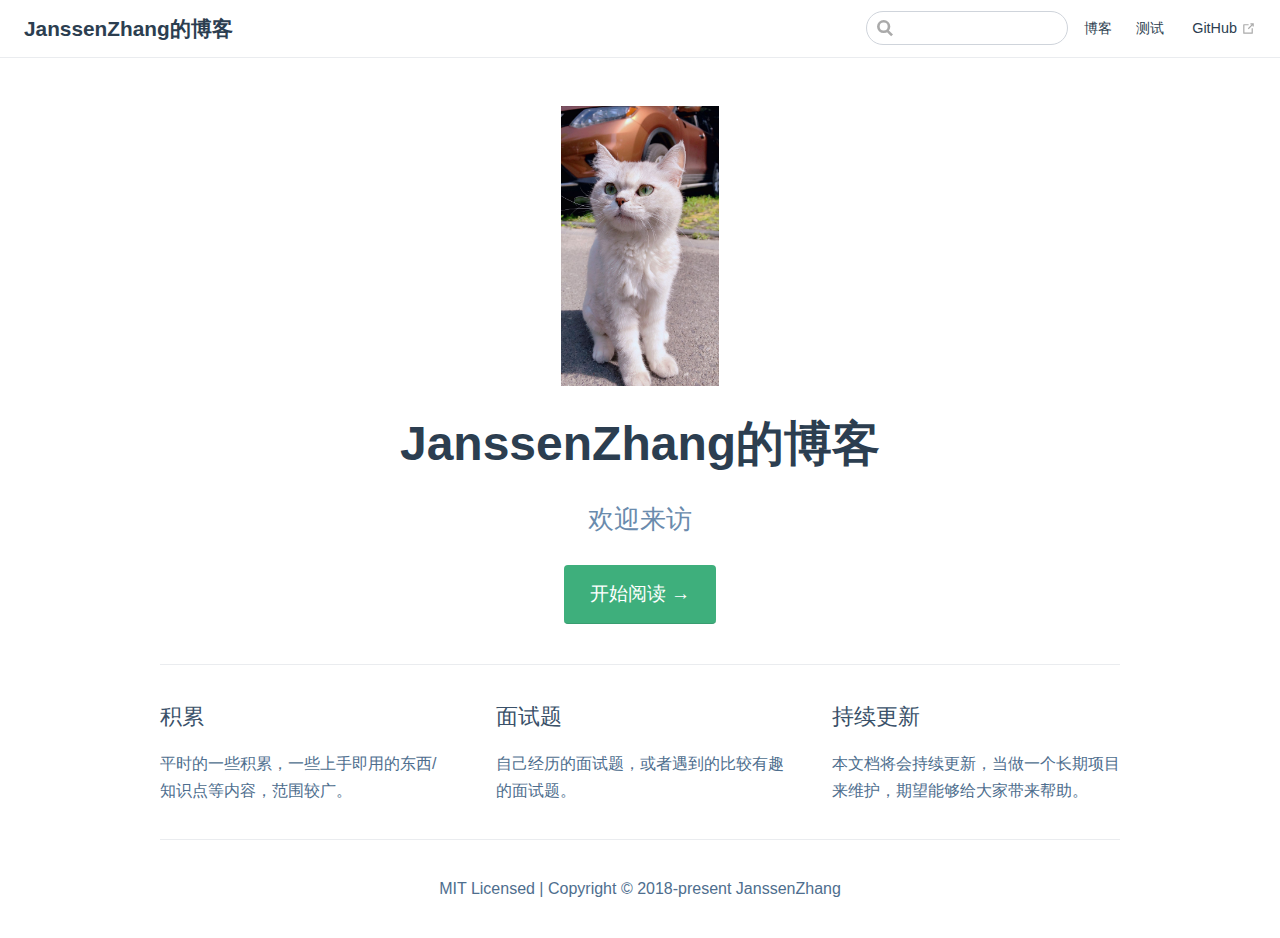
<file: index.html>
<!DOCTYPE html>
<html lang="en-US">
  <head>
    <meta charset="utf-8">
    <meta name="viewport" content="width=device-width,initial-scale=1">
    <title> JanssenZhang的博客</title>
    <meta name="description" content="欢迎来访">
    <link rel="icon" href="/logo.png">
    
    <link rel="preload" href="/assets/css/0.styles.9a4bacdc.css" as="style"><link rel="preload" href="/assets/js/app.0e3aea1b.js" as="script"><link rel="preload" href="/assets/js/2.ed0e0a48.js" as="script"><link rel="preload" href="/assets/js/5.7afb389f.js" as="script"><link rel="prefetch" href="/assets/js/10.03ef0b13.js"><link rel="prefetch" href="/assets/js/11.e2c2cd2b.js"><link rel="prefetch" href="/assets/js/12.93cc900e.js"><link rel="prefetch" href="/assets/js/13.b6d6c516.js"><link rel="prefetch" href="/assets/js/14.ef890e56.js"><link rel="prefetch" href="/assets/js/15.0c1b2da4.js"><link rel="prefetch" href="/assets/js/16.7a9ae6ca.js"><link rel="prefetch" href="/assets/js/17.bc6491e1.js"><link rel="prefetch" href="/assets/js/18.e6e10a4d.js"><link rel="prefetch" href="/assets/js/3.e8d7b161.js"><link rel="prefetch" href="/assets/js/4.b78db034.js"><link rel="prefetch" href="/assets/js/6.46915e2e.js"><link rel="prefetch" href="/assets/js/7.ec373cae.js"><link rel="prefetch" href="/assets/js/8.7d4deaa0.js"><link rel="prefetch" href="/assets/js/9.71478607.js">
    <link rel="stylesheet" href="/assets/css/0.styles.9a4bacdc.css">
  </head>
  <body>
    <div id="app" data-server-rendered="true"><div class="theme-container no-sidebar"><header class="navbar"><div class="sidebar-button"><svg xmlns="http://www.w3.org/2000/svg" aria-hidden="true" role="img" viewBox="0 0 448 512" class="icon"><path fill="currentColor" d="M436 124H12c-6.627 0-12-5.373-12-12V80c0-6.627 5.373-12 12-12h424c6.627 0 12 5.373 12 12v32c0 6.627-5.373 12-12 12zm0 160H12c-6.627 0-12-5.373-12-12v-32c0-6.627 5.373-12 12-12h424c6.627 0 12 5.373 12 12v32c0 6.627-5.373 12-12 12zm0 160H12c-6.627 0-12-5.373-12-12v-32c0-6.627 5.373-12 12-12h424c6.627 0 12 5.373 12 12v32c0 6.627-5.373 12-12 12z"></path></svg></div> <a href="/" class="home-link router-link-exact-active router-link-active"><!----> <span class="site-name"> JanssenZhang的博客</span></a> <div class="links"><div class="search-box"><input aria-label="Search" autocomplete="off" spellcheck="false" value=""> <!----></div> <nav class="nav-links can-hide"><div class="nav-item"><a href="/blog/" class="nav-link">博客</a></div><div class="nav-item"><a href="/apple/" class="nav-link">测试</a></div> <a href="https://github.com/JanssenZhang/JayBlog" target="_blank" rel="noopener noreferrer" class="repo-link">
    GitHub
    <svg xmlns="http://www.w3.org/2000/svg" aria-hidden="true" x="0px" y="0px" viewBox="0 0 100 100" width="15" height="15" class="icon outbound"><path fill="currentColor" d="M18.8,85.1h56l0,0c2.2,0,4-1.8,4-4v-32h-8v28h-48v-48h28v-8h-32l0,0c-2.2,0-4,1.8-4,4v56C14.8,83.3,16.6,85.1,18.8,85.1z"></path> <polygon fill="currentColor" points="45.7,48.7 51.3,54.3 77.2,28.5 77.2,37.2 85.2,37.2 85.2,14.9 62.8,14.9 62.8,22.9 71.5,22.9"></polygon></svg></a></nav></div></header> <div class="sidebar-mask"></div> <aside class="sidebar"><nav class="nav-links"><div class="nav-item"><a href="/blog/" class="nav-link">博客</a></div><div class="nav-item"><a href="/apple/" class="nav-link">测试</a></div> <a href="https://github.com/JanssenZhang/JayBlog" target="_blank" rel="noopener noreferrer" class="repo-link">
    GitHub
    <svg xmlns="http://www.w3.org/2000/svg" aria-hidden="true" x="0px" y="0px" viewBox="0 0 100 100" width="15" height="15" class="icon outbound"><path fill="currentColor" d="M18.8,85.1h56l0,0c2.2,0,4-1.8,4-4v-32h-8v28h-48v-48h28v-8h-32l0,0c-2.2,0-4,1.8-4,4v56C14.8,83.3,16.6,85.1,18.8,85.1z"></path> <polygon fill="currentColor" points="45.7,48.7 51.3,54.3 77.2,28.5 77.2,37.2 85.2,37.2 85.2,14.9 62.8,14.9 62.8,22.9 71.5,22.9"></polygon></svg></a></nav>  <!----> </aside> <main aria-labelledby="main-title" class="home"><header class="hero"><img src="/hero.jpeg" alt="hero"> <h1 id="main-title"> JanssenZhang的博客</h1> <p class="description">
      欢迎来访
    </p> <p class="action"><a href="/blog/" class="nav-link action-button">开始阅读 →</a></p></header> <div class="features"><div class="feature"><h2>积累</h2> <p>平时的一些积累，一些上手即用的东西/知识点等内容，范围较广。</p></div><div class="feature"><h2>面试题</h2> <p>自己经历的面试题，或者遇到的比较有趣的面试题。</p></div><div class="feature"><h2>持续更新</h2> <p>本文档将会持续更新，当做一个长期项目来维护，期望能够给大家带来帮助。</p></div></div> <div class="theme-default-content custom content__default"></div> <div class="footer">
    MIT Licensed | Copyright © 2018-present JanssenZhang
  </div></main></div><div class="global-ui"><!----></div></div>
    <script src="/assets/js/app.0e3aea1b.js" defer></script><script src="/assets/js/2.ed0e0a48.js" defer></script><script src="/assets/js/5.7afb389f.js" defer></script>
  </body>
</html>
</file>
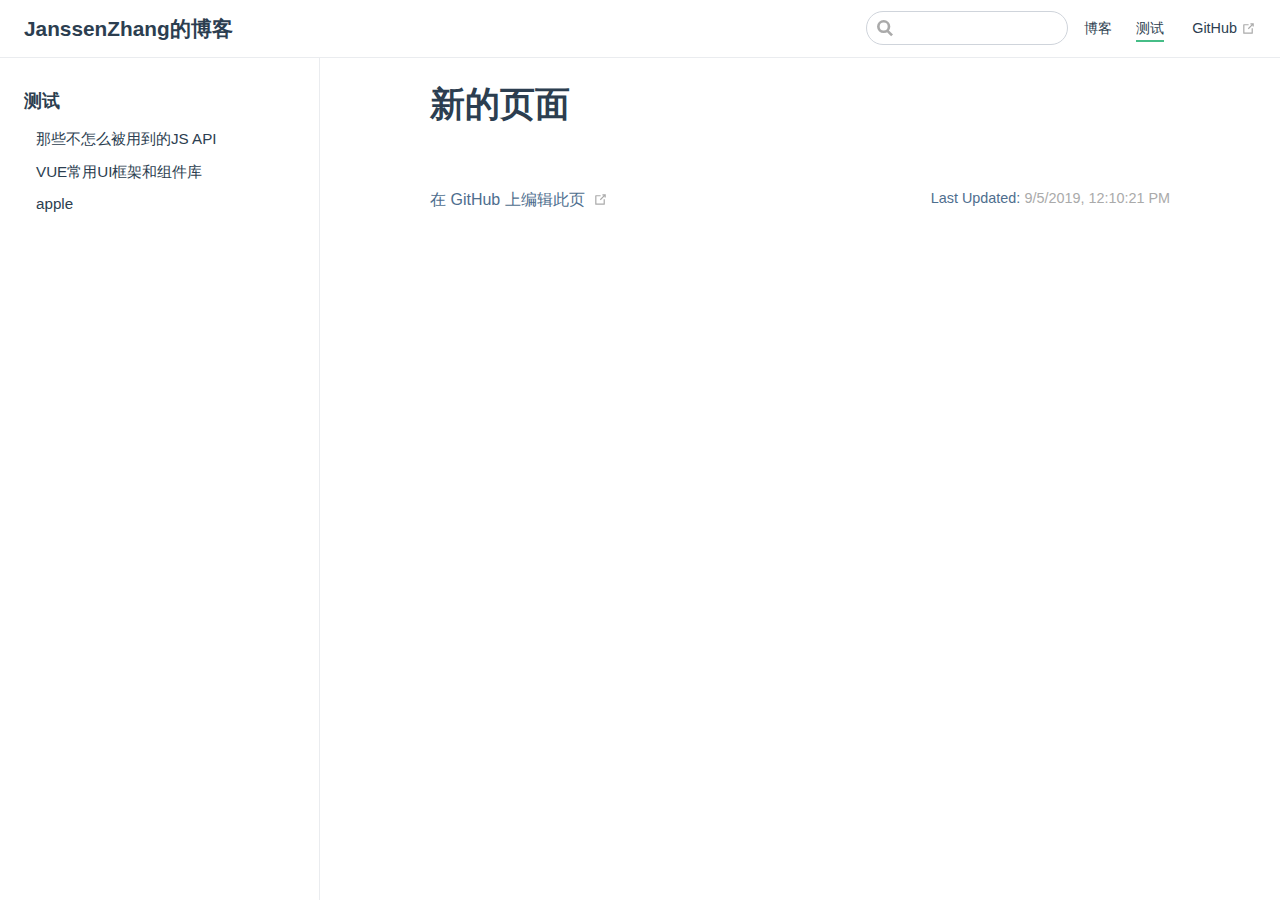
<file: apple/index.html>
<!DOCTYPE html>
<html lang="en-US">
  <head>
    <meta charset="utf-8">
    <meta name="viewport" content="width=device-width,initial-scale=1">
    <title>新的页面 |  JanssenZhang的博客</title>
    <meta name="description" content="欢迎来访">
    <link rel="icon" href="/logo.png">
    
    <link rel="preload" href="/assets/css/0.styles.9a4bacdc.css" as="style"><link rel="preload" href="/assets/js/app.0e3aea1b.js" as="script"><link rel="preload" href="/assets/js/2.ed0e0a48.js" as="script"><link rel="preload" href="/assets/js/6.46915e2e.js" as="script"><link rel="prefetch" href="/assets/js/10.03ef0b13.js"><link rel="prefetch" href="/assets/js/11.e2c2cd2b.js"><link rel="prefetch" href="/assets/js/12.93cc900e.js"><link rel="prefetch" href="/assets/js/13.b6d6c516.js"><link rel="prefetch" href="/assets/js/14.ef890e56.js"><link rel="prefetch" href="/assets/js/15.0c1b2da4.js"><link rel="prefetch" href="/assets/js/16.7a9ae6ca.js"><link rel="prefetch" href="/assets/js/17.bc6491e1.js"><link rel="prefetch" href="/assets/js/18.e6e10a4d.js"><link rel="prefetch" href="/assets/js/3.e8d7b161.js"><link rel="prefetch" href="/assets/js/4.b78db034.js"><link rel="prefetch" href="/assets/js/5.7afb389f.js"><link rel="prefetch" href="/assets/js/7.ec373cae.js"><link rel="prefetch" href="/assets/js/8.7d4deaa0.js"><link rel="prefetch" href="/assets/js/9.71478607.js">
    <link rel="stylesheet" href="/assets/css/0.styles.9a4bacdc.css">
  </head>
  <body>
    <div id="app" data-server-rendered="true"><div class="theme-container"><header class="navbar"><div class="sidebar-button"><svg xmlns="http://www.w3.org/2000/svg" aria-hidden="true" role="img" viewBox="0 0 448 512" class="icon"><path fill="currentColor" d="M436 124H12c-6.627 0-12-5.373-12-12V80c0-6.627 5.373-12 12-12h424c6.627 0 12 5.373 12 12v32c0 6.627-5.373 12-12 12zm0 160H12c-6.627 0-12-5.373-12-12v-32c0-6.627 5.373-12 12-12h424c6.627 0 12 5.373 12 12v32c0 6.627-5.373 12-12 12zm0 160H12c-6.627 0-12-5.373-12-12v-32c0-6.627 5.373-12 12-12h424c6.627 0 12 5.373 12 12v32c0 6.627-5.373 12-12 12z"></path></svg></div> <a href="/" class="home-link router-link-active"><!----> <span class="site-name"> JanssenZhang的博客</span></a> <div class="links"><div class="search-box"><input aria-label="Search" autocomplete="off" spellcheck="false" value=""> <!----></div> <nav class="nav-links can-hide"><div class="nav-item"><a href="/blog/" class="nav-link">博客</a></div><div class="nav-item"><a href="/apple/" class="nav-link router-link-exact-active router-link-active">测试</a></div> <a href="https://github.com/JanssenZhang/JayBlog" target="_blank" rel="noopener noreferrer" class="repo-link">
    GitHub
    <svg xmlns="http://www.w3.org/2000/svg" aria-hidden="true" x="0px" y="0px" viewBox="0 0 100 100" width="15" height="15" class="icon outbound"><path fill="currentColor" d="M18.8,85.1h56l0,0c2.2,0,4-1.8,4-4v-32h-8v28h-48v-48h28v-8h-32l0,0c-2.2,0-4,1.8-4,4v56C14.8,83.3,16.6,85.1,18.8,85.1z"></path> <polygon fill="currentColor" points="45.7,48.7 51.3,54.3 77.2,28.5 77.2,37.2 85.2,37.2 85.2,14.9 62.8,14.9 62.8,22.9 71.5,22.9"></polygon></svg></a></nav></div></header> <div class="sidebar-mask"></div> <aside class="sidebar"><nav class="nav-links"><div class="nav-item"><a href="/blog/" class="nav-link">博客</a></div><div class="nav-item"><a href="/apple/" class="nav-link router-link-exact-active router-link-active">测试</a></div> <a href="https://github.com/JanssenZhang/JayBlog" target="_blank" rel="noopener noreferrer" class="repo-link">
    GitHub
    <svg xmlns="http://www.w3.org/2000/svg" aria-hidden="true" x="0px" y="0px" viewBox="0 0 100 100" width="15" height="15" class="icon outbound"><path fill="currentColor" d="M18.8,85.1h56l0,0c2.2,0,4-1.8,4-4v-32h-8v28h-48v-48h28v-8h-32l0,0c-2.2,0-4,1.8-4,4v56C14.8,83.3,16.6,85.1,18.8,85.1z"></path> <polygon fill="currentColor" points="45.7,48.7 51.3,54.3 77.2,28.5 77.2,37.2 85.2,37.2 85.2,14.9 62.8,14.9 62.8,22.9 71.5,22.9"></polygon></svg></a></nav>  <ul class="sidebar-links"><li><section class="sidebar-group depth-0"><p class="sidebar-heading open"><span>测试</span> <!----></p> <ul class="sidebar-links sidebar-group-items"><li><a href="/apple/js-api.html" class="sidebar-link">那些不怎么被用到的JS API</a></li><li><a href="/apple/linkOut.html" class="sidebar-link">VUE常用UI框架和组件库</a></li><li><a href="/apple/pwa.html" class="sidebar-link">apple</a></li></ul></section></li></ul> </aside> <main class="page"> <div class="theme-default-content content__default"><h1 id="新的页面"><a href="#新的页面" class="header-anchor">#</a> 新的页面</h1></div> <footer class="page-edit"><div class="edit-link"><a href="https://github.com/JanssenZhang/JayBlog/edit/master/docs/apple/README.md" target="_blank" rel="noopener noreferrer">在 GitHub 上编辑此页</a> <svg xmlns="http://www.w3.org/2000/svg" aria-hidden="true" x="0px" y="0px" viewBox="0 0 100 100" width="15" height="15" class="icon outbound"><path fill="currentColor" d="M18.8,85.1h56l0,0c2.2,0,4-1.8,4-4v-32h-8v28h-48v-48h28v-8h-32l0,0c-2.2,0-4,1.8-4,4v56C14.8,83.3,16.6,85.1,18.8,85.1z"></path> <polygon fill="currentColor" points="45.7,48.7 51.3,54.3 77.2,28.5 77.2,37.2 85.2,37.2 85.2,14.9 62.8,14.9 62.8,22.9 71.5,22.9"></polygon></svg></div> <div class="last-updated"><span class="prefix">Last Updated:</span> <span class="time">9/5/2019, 12:10:21 PM</span></div></footer> <!----> </main></div><div class="global-ui"><!----></div></div>
    <script src="/assets/js/app.0e3aea1b.js" defer></script><script src="/assets/js/2.ed0e0a48.js" defer></script><script src="/assets/js/6.46915e2e.js" defer></script>
  </body>
</html>
</file>
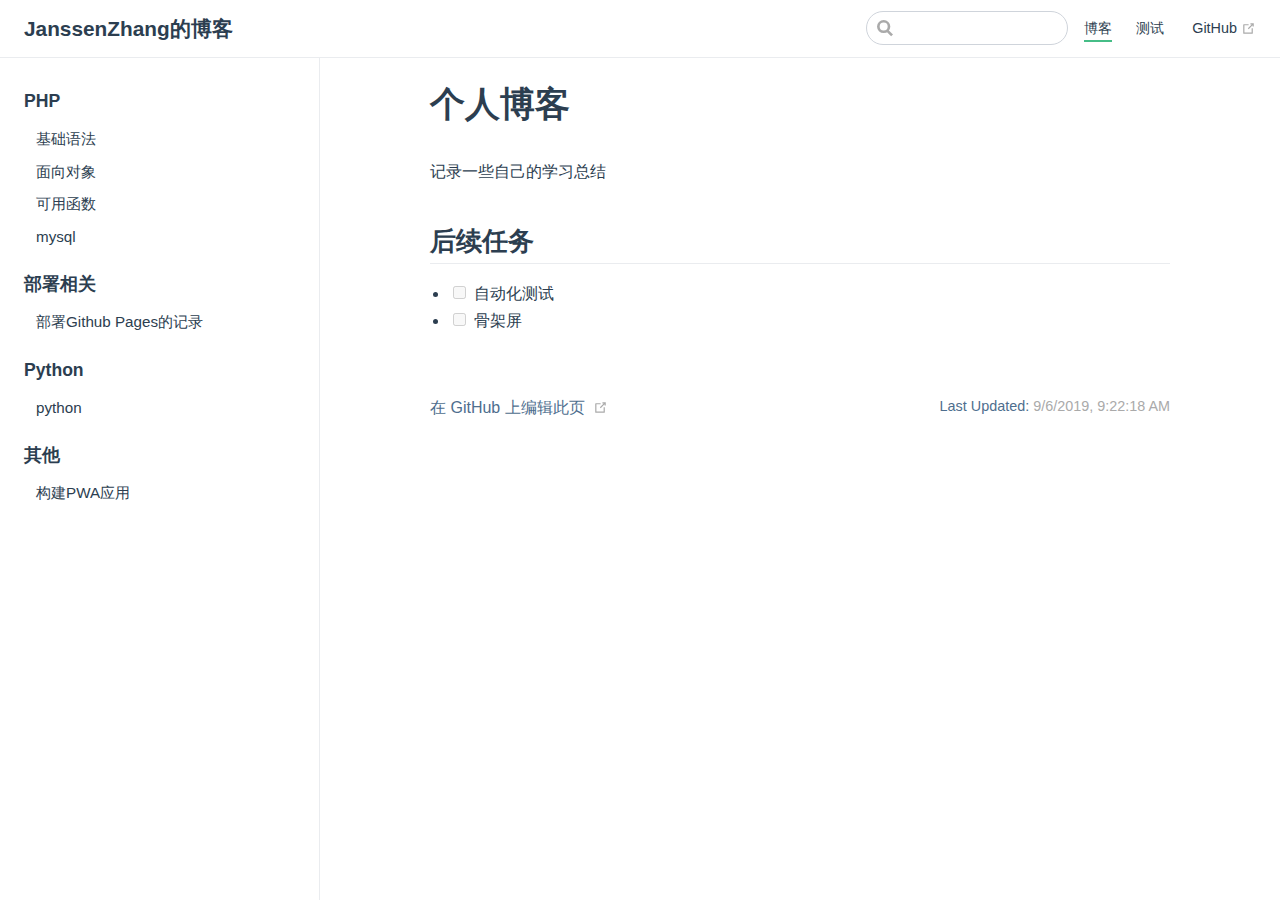
<file: blog/index.html>
<!DOCTYPE html>
<html lang="en-US">
  <head>
    <meta charset="utf-8">
    <meta name="viewport" content="width=device-width,initial-scale=1">
    <title>个人博客 |  JanssenZhang的博客</title>
    <meta name="description" content="欢迎来访">
    <link rel="icon" href="/logo.png">
    
    <link rel="preload" href="/assets/css/0.styles.9a4bacdc.css" as="style"><link rel="preload" href="/assets/js/app.0e3aea1b.js" as="script"><link rel="preload" href="/assets/js/2.ed0e0a48.js" as="script"><link rel="preload" href="/assets/js/10.03ef0b13.js" as="script"><link rel="prefetch" href="/assets/js/11.e2c2cd2b.js"><link rel="prefetch" href="/assets/js/12.93cc900e.js"><link rel="prefetch" href="/assets/js/13.b6d6c516.js"><link rel="prefetch" href="/assets/js/14.ef890e56.js"><link rel="prefetch" href="/assets/js/15.0c1b2da4.js"><link rel="prefetch" href="/assets/js/16.7a9ae6ca.js"><link rel="prefetch" href="/assets/js/17.bc6491e1.js"><link rel="prefetch" href="/assets/js/18.e6e10a4d.js"><link rel="prefetch" href="/assets/js/3.e8d7b161.js"><link rel="prefetch" href="/assets/js/4.b78db034.js"><link rel="prefetch" href="/assets/js/5.7afb389f.js"><link rel="prefetch" href="/assets/js/6.46915e2e.js"><link rel="prefetch" href="/assets/js/7.ec373cae.js"><link rel="prefetch" href="/assets/js/8.7d4deaa0.js"><link rel="prefetch" href="/assets/js/9.71478607.js">
    <link rel="stylesheet" href="/assets/css/0.styles.9a4bacdc.css">
  </head>
  <body>
    <div id="app" data-server-rendered="true"><div class="theme-container"><header class="navbar"><div class="sidebar-button"><svg xmlns="http://www.w3.org/2000/svg" aria-hidden="true" role="img" viewBox="0 0 448 512" class="icon"><path fill="currentColor" d="M436 124H12c-6.627 0-12-5.373-12-12V80c0-6.627 5.373-12 12-12h424c6.627 0 12 5.373 12 12v32c0 6.627-5.373 12-12 12zm0 160H12c-6.627 0-12-5.373-12-12v-32c0-6.627 5.373-12 12-12h424c6.627 0 12 5.373 12 12v32c0 6.627-5.373 12-12 12zm0 160H12c-6.627 0-12-5.373-12-12v-32c0-6.627 5.373-12 12-12h424c6.627 0 12 5.373 12 12v32c0 6.627-5.373 12-12 12z"></path></svg></div> <a href="/" class="home-link router-link-active"><!----> <span class="site-name"> JanssenZhang的博客</span></a> <div class="links"><div class="search-box"><input aria-label="Search" autocomplete="off" spellcheck="false" value=""> <!----></div> <nav class="nav-links can-hide"><div class="nav-item"><a href="/blog/" class="nav-link router-link-exact-active router-link-active">博客</a></div><div class="nav-item"><a href="/apple/" class="nav-link">测试</a></div> <a href="https://github.com/JanssenZhang/JayBlog" target="_blank" rel="noopener noreferrer" class="repo-link">
    GitHub
    <svg xmlns="http://www.w3.org/2000/svg" aria-hidden="true" x="0px" y="0px" viewBox="0 0 100 100" width="15" height="15" class="icon outbound"><path fill="currentColor" d="M18.8,85.1h56l0,0c2.2,0,4-1.8,4-4v-32h-8v28h-48v-48h28v-8h-32l0,0c-2.2,0-4,1.8-4,4v56C14.8,83.3,16.6,85.1,18.8,85.1z"></path> <polygon fill="currentColor" points="45.7,48.7 51.3,54.3 77.2,28.5 77.2,37.2 85.2,37.2 85.2,14.9 62.8,14.9 62.8,22.9 71.5,22.9"></polygon></svg></a></nav></div></header> <div class="sidebar-mask"></div> <aside class="sidebar"><nav class="nav-links"><div class="nav-item"><a href="/blog/" class="nav-link router-link-exact-active router-link-active">博客</a></div><div class="nav-item"><a href="/apple/" class="nav-link">测试</a></div> <a href="https://github.com/JanssenZhang/JayBlog" target="_blank" rel="noopener noreferrer" class="repo-link">
    GitHub
    <svg xmlns="http://www.w3.org/2000/svg" aria-hidden="true" x="0px" y="0px" viewBox="0 0 100 100" width="15" height="15" class="icon outbound"><path fill="currentColor" d="M18.8,85.1h56l0,0c2.2,0,4-1.8,4-4v-32h-8v28h-48v-48h28v-8h-32l0,0c-2.2,0-4,1.8-4,4v56C14.8,83.3,16.6,85.1,18.8,85.1z"></path> <polygon fill="currentColor" points="45.7,48.7 51.3,54.3 77.2,28.5 77.2,37.2 85.2,37.2 85.2,14.9 62.8,14.9 62.8,22.9 71.5,22.9"></polygon></svg></a></nav>  <ul class="sidebar-links"><li><section class="sidebar-group depth-0"><p class="sidebar-heading open"><span>PHP</span> <!----></p> <ul class="sidebar-links sidebar-group-items"><li><a href="/blog/php-basis.html" class="sidebar-link">基础语法</a></li><li><a href="/blog/php-oop.html" class="sidebar-link">面向对象</a></li><li><a href="/blog/php-function.html" class="sidebar-link">可用函数</a></li><li><a href="/blog/php-mysql.html" class="sidebar-link">mysql</a></li></ul></section></li><li><section class="sidebar-group depth-0"><p class="sidebar-heading"><span>部署相关</span> <!----></p> <ul class="sidebar-links sidebar-group-items"><li><a href="/blog/github.html" class="sidebar-link">部署Github Pages的记录</a></li></ul></section></li><li><section class="sidebar-group depth-0"><p class="sidebar-heading"><span>Python</span> <!----></p> <ul class="sidebar-links sidebar-group-items"><li><a href="/blog/python-basic.html" class="sidebar-link">python</a></li></ul></section></li><li><section class="sidebar-group depth-0"><p class="sidebar-heading"><span>其他</span> <!----></p> <ul class="sidebar-links sidebar-group-items"><li><a href="/blog/pwa.html" class="sidebar-link">构建PWA应用</a></li></ul></section></li></ul> </aside> <main class="page"> <div class="theme-default-content content__default"><h1 id="个人博客"><a href="#个人博客" class="header-anchor">#</a> 个人博客</h1> <p>记录一些自己的学习总结</p> <h2 id="后续任务"><a href="#后续任务" class="header-anchor">#</a> 后续任务</h2> <ul class="task-list"><li class="task-list-item"><input type="checkbox" id="cbx_0" disabled="disabled"><label for="cbx_0"> 自动化测试</label></li> <li class="task-list-item"><input type="checkbox" id="cbx_1" disabled="disabled"><label for="cbx_1"> 骨架屏</label></li></ul></div> <footer class="page-edit"><div class="edit-link"><a href="https://github.com/JanssenZhang/JayBlog/edit/master/docs/blog/README.md" target="_blank" rel="noopener noreferrer">在 GitHub 上编辑此页</a> <svg xmlns="http://www.w3.org/2000/svg" aria-hidden="true" x="0px" y="0px" viewBox="0 0 100 100" width="15" height="15" class="icon outbound"><path fill="currentColor" d="M18.8,85.1h56l0,0c2.2,0,4-1.8,4-4v-32h-8v28h-48v-48h28v-8h-32l0,0c-2.2,0-4,1.8-4,4v56C14.8,83.3,16.6,85.1,18.8,85.1z"></path> <polygon fill="currentColor" points="45.7,48.7 51.3,54.3 77.2,28.5 77.2,37.2 85.2,37.2 85.2,14.9 62.8,14.9 62.8,22.9 71.5,22.9"></polygon></svg></div> <div class="last-updated"><span class="prefix">Last Updated:</span> <span class="time">9/6/2019, 9:22:18 AM</span></div></footer> <!----> </main></div><div class="global-ui"><!----></div></div>
    <script src="/assets/js/app.0e3aea1b.js" defer></script><script src="/assets/js/2.ed0e0a48.js" defer></script><script src="/assets/js/10.03ef0b13.js" defer></script>
  </body>
</html>
</file>
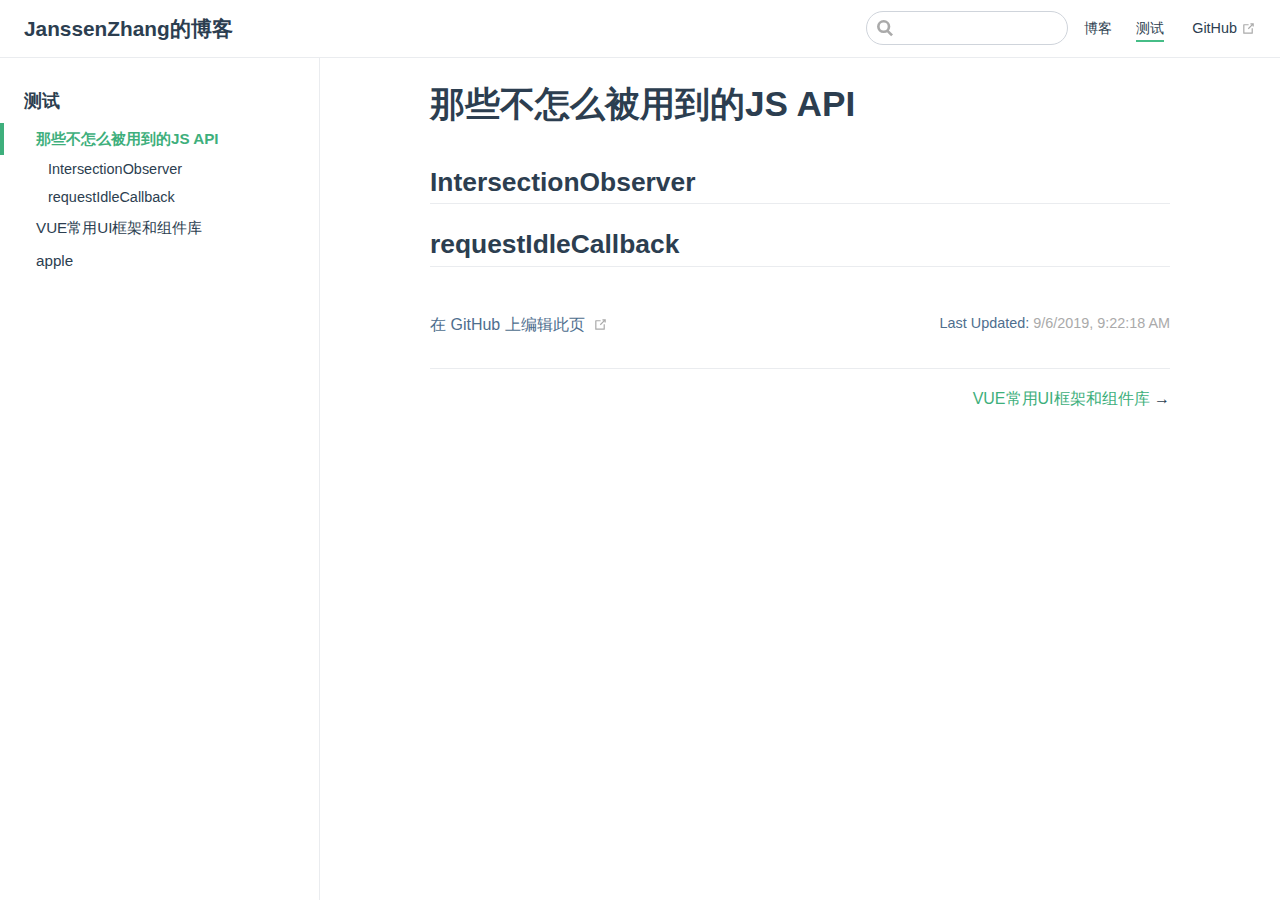
<file: apple/js-api.html>
<!DOCTYPE html>
<html lang="en-US">
  <head>
    <meta charset="utf-8">
    <meta name="viewport" content="width=device-width,initial-scale=1">
    <title>那些不怎么被用到的JS API |  JanssenZhang的博客</title>
    <meta name="description" content="欢迎来访">
    <link rel="icon" href="/logo.png">
    
    <link rel="preload" href="/assets/css/0.styles.9a4bacdc.css" as="style"><link rel="preload" href="/assets/js/app.0e3aea1b.js" as="script"><link rel="preload" href="/assets/js/2.ed0e0a48.js" as="script"><link rel="preload" href="/assets/js/7.ec373cae.js" as="script"><link rel="prefetch" href="/assets/js/10.03ef0b13.js"><link rel="prefetch" href="/assets/js/11.e2c2cd2b.js"><link rel="prefetch" href="/assets/js/12.93cc900e.js"><link rel="prefetch" href="/assets/js/13.b6d6c516.js"><link rel="prefetch" href="/assets/js/14.ef890e56.js"><link rel="prefetch" href="/assets/js/15.0c1b2da4.js"><link rel="prefetch" href="/assets/js/16.7a9ae6ca.js"><link rel="prefetch" href="/assets/js/17.bc6491e1.js"><link rel="prefetch" href="/assets/js/18.e6e10a4d.js"><link rel="prefetch" href="/assets/js/3.e8d7b161.js"><link rel="prefetch" href="/assets/js/4.b78db034.js"><link rel="prefetch" href="/assets/js/5.7afb389f.js"><link rel="prefetch" href="/assets/js/6.46915e2e.js"><link rel="prefetch" href="/assets/js/8.7d4deaa0.js"><link rel="prefetch" href="/assets/js/9.71478607.js">
    <link rel="stylesheet" href="/assets/css/0.styles.9a4bacdc.css">
  </head>
  <body>
    <div id="app" data-server-rendered="true"><div class="theme-container"><header class="navbar"><div class="sidebar-button"><svg xmlns="http://www.w3.org/2000/svg" aria-hidden="true" role="img" viewBox="0 0 448 512" class="icon"><path fill="currentColor" d="M436 124H12c-6.627 0-12-5.373-12-12V80c0-6.627 5.373-12 12-12h424c6.627 0 12 5.373 12 12v32c0 6.627-5.373 12-12 12zm0 160H12c-6.627 0-12-5.373-12-12v-32c0-6.627 5.373-12 12-12h424c6.627 0 12 5.373 12 12v32c0 6.627-5.373 12-12 12zm0 160H12c-6.627 0-12-5.373-12-12v-32c0-6.627 5.373-12 12-12h424c6.627 0 12 5.373 12 12v32c0 6.627-5.373 12-12 12z"></path></svg></div> <a href="/" class="home-link router-link-active"><!----> <span class="site-name"> JanssenZhang的博客</span></a> <div class="links"><div class="search-box"><input aria-label="Search" autocomplete="off" spellcheck="false" value=""> <!----></div> <nav class="nav-links can-hide"><div class="nav-item"><a href="/blog/" class="nav-link">博客</a></div><div class="nav-item"><a href="/apple/" class="nav-link router-link-active">测试</a></div> <a href="https://github.com/JanssenZhang/JayBlog" target="_blank" rel="noopener noreferrer" class="repo-link">
    GitHub
    <svg xmlns="http://www.w3.org/2000/svg" aria-hidden="true" x="0px" y="0px" viewBox="0 0 100 100" width="15" height="15" class="icon outbound"><path fill="currentColor" d="M18.8,85.1h56l0,0c2.2,0,4-1.8,4-4v-32h-8v28h-48v-48h28v-8h-32l0,0c-2.2,0-4,1.8-4,4v56C14.8,83.3,16.6,85.1,18.8,85.1z"></path> <polygon fill="currentColor" points="45.7,48.7 51.3,54.3 77.2,28.5 77.2,37.2 85.2,37.2 85.2,14.9 62.8,14.9 62.8,22.9 71.5,22.9"></polygon></svg></a></nav></div></header> <div class="sidebar-mask"></div> <aside class="sidebar"><nav class="nav-links"><div class="nav-item"><a href="/blog/" class="nav-link">博客</a></div><div class="nav-item"><a href="/apple/" class="nav-link router-link-active">测试</a></div> <a href="https://github.com/JanssenZhang/JayBlog" target="_blank" rel="noopener noreferrer" class="repo-link">
    GitHub
    <svg xmlns="http://www.w3.org/2000/svg" aria-hidden="true" x="0px" y="0px" viewBox="0 0 100 100" width="15" height="15" class="icon outbound"><path fill="currentColor" d="M18.8,85.1h56l0,0c2.2,0,4-1.8,4-4v-32h-8v28h-48v-48h28v-8h-32l0,0c-2.2,0-4,1.8-4,4v56C14.8,83.3,16.6,85.1,18.8,85.1z"></path> <polygon fill="currentColor" points="45.7,48.7 51.3,54.3 77.2,28.5 77.2,37.2 85.2,37.2 85.2,14.9 62.8,14.9 62.8,22.9 71.5,22.9"></polygon></svg></a></nav>  <ul class="sidebar-links"><li><section class="sidebar-group depth-0"><p class="sidebar-heading open"><span>测试</span> <!----></p> <ul class="sidebar-links sidebar-group-items"><li><a href="/apple/js-api.html" class="active sidebar-link">那些不怎么被用到的JS API</a><ul class="sidebar-sub-headers"><li class="sidebar-sub-header"><a href="/apple/js-api.html#intersectionobserver" class="sidebar-link">IntersectionObserver</a></li><li class="sidebar-sub-header"><a href="/apple/js-api.html#requestidlecallback" class="sidebar-link">requestIdleCallback</a></li></ul></li><li><a href="/apple/linkOut.html" class="sidebar-link">VUE常用UI框架和组件库</a></li><li><a href="/apple/pwa.html" class="sidebar-link">apple</a></li></ul></section></li></ul> </aside> <main class="page"> <div class="theme-default-content content__default"><h1 id="那些不怎么被用到的js-api"><a href="#那些不怎么被用到的js-api" class="header-anchor">#</a> 那些不怎么被用到的JS API</h1> <h2 id="intersectionobserver"><a href="#intersectionobserver" class="header-anchor">#</a> IntersectionObserver</h2> <h2 id="requestidlecallback"><a href="#requestidlecallback" class="header-anchor">#</a> requestIdleCallback</h2></div> <footer class="page-edit"><div class="edit-link"><a href="https://github.com/JanssenZhang/JayBlog/edit/master/docs/apple/js-api.md" target="_blank" rel="noopener noreferrer">在 GitHub 上编辑此页</a> <svg xmlns="http://www.w3.org/2000/svg" aria-hidden="true" x="0px" y="0px" viewBox="0 0 100 100" width="15" height="15" class="icon outbound"><path fill="currentColor" d="M18.8,85.1h56l0,0c2.2,0,4-1.8,4-4v-32h-8v28h-48v-48h28v-8h-32l0,0c-2.2,0-4,1.8-4,4v56C14.8,83.3,16.6,85.1,18.8,85.1z"></path> <polygon fill="currentColor" points="45.7,48.7 51.3,54.3 77.2,28.5 77.2,37.2 85.2,37.2 85.2,14.9 62.8,14.9 62.8,22.9 71.5,22.9"></polygon></svg></div> <div class="last-updated"><span class="prefix">Last Updated:</span> <span class="time">9/6/2019, 9:22:18 AM</span></div></footer> <div class="page-nav"><p class="inner"><!----> <span class="next"><a href="/apple/linkOut.html">VUE常用UI框架和组件库</a>
      →
    </span></p></div> </main></div><div class="global-ui"><!----></div></div>
    <script src="/assets/js/app.0e3aea1b.js" defer></script><script src="/assets/js/2.ed0e0a48.js" defer></script><script src="/assets/js/7.ec373cae.js" defer></script>
  </body>
</html>
</file>
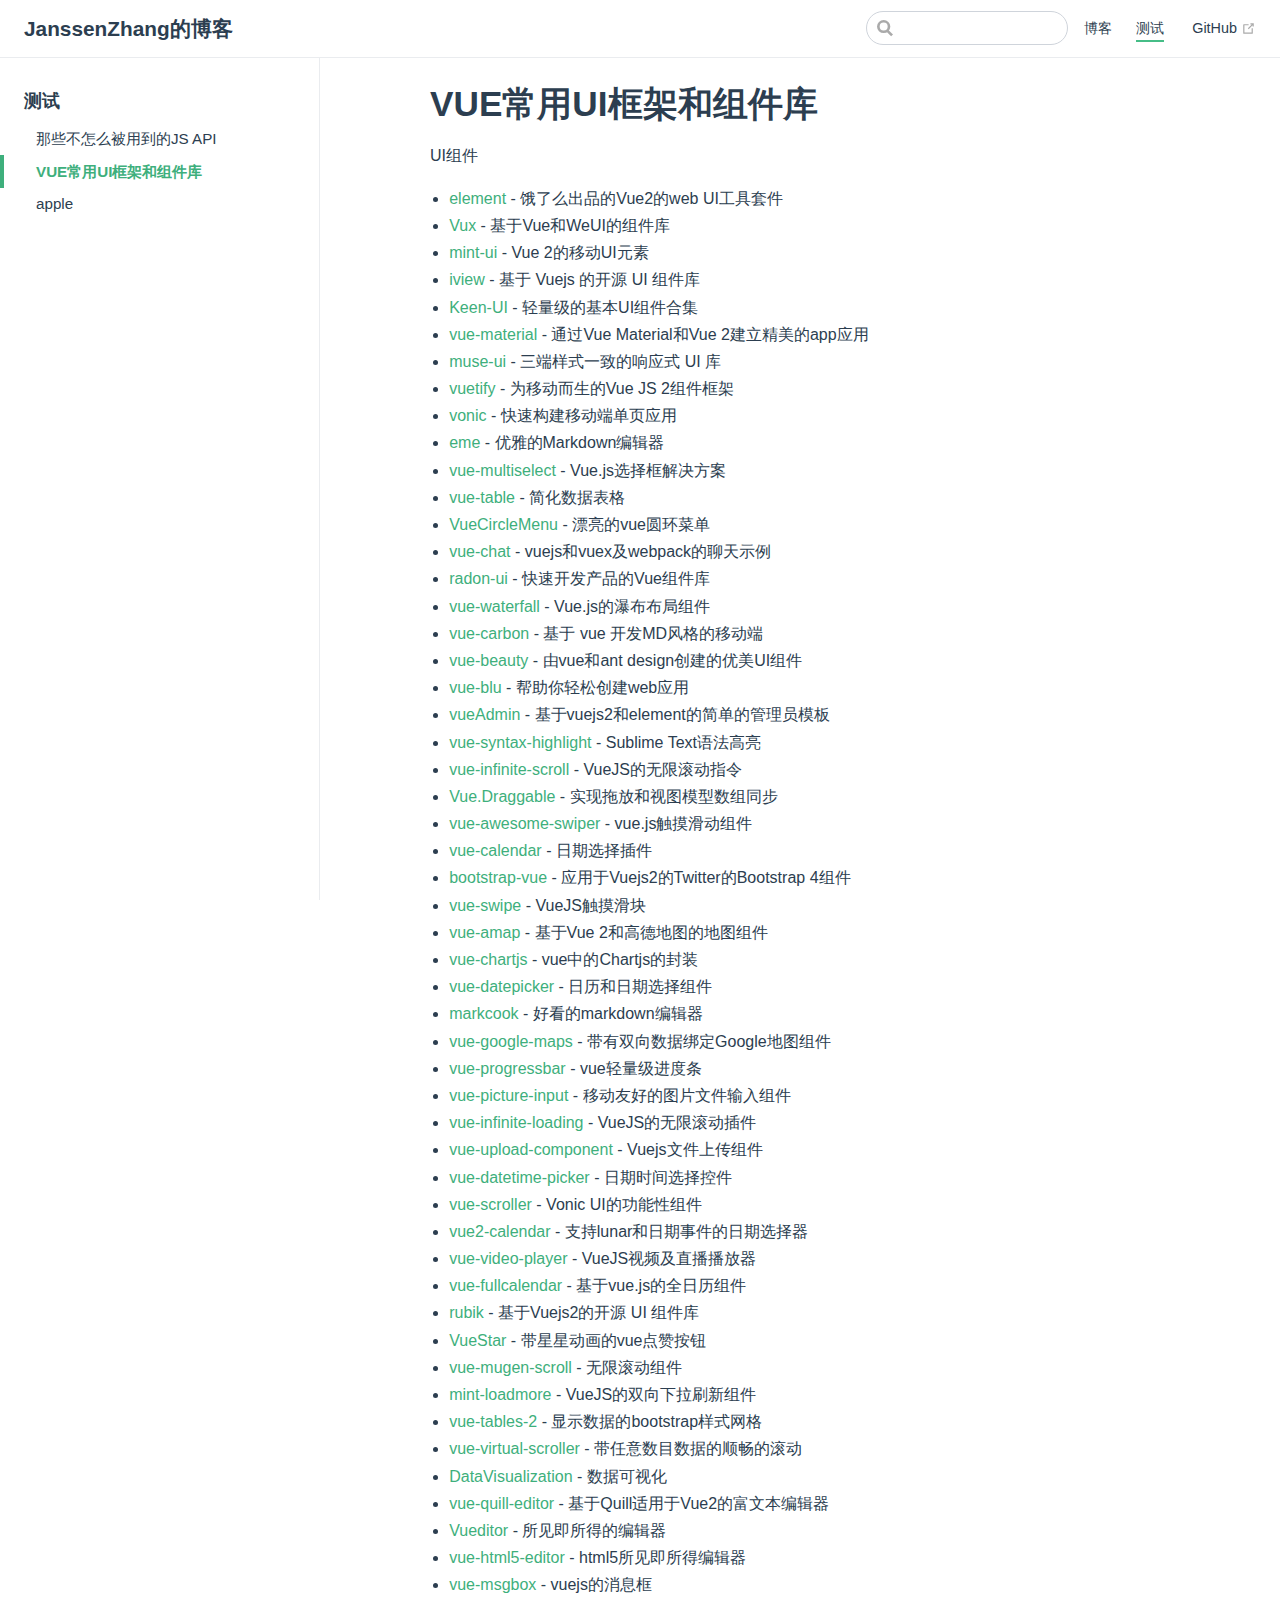
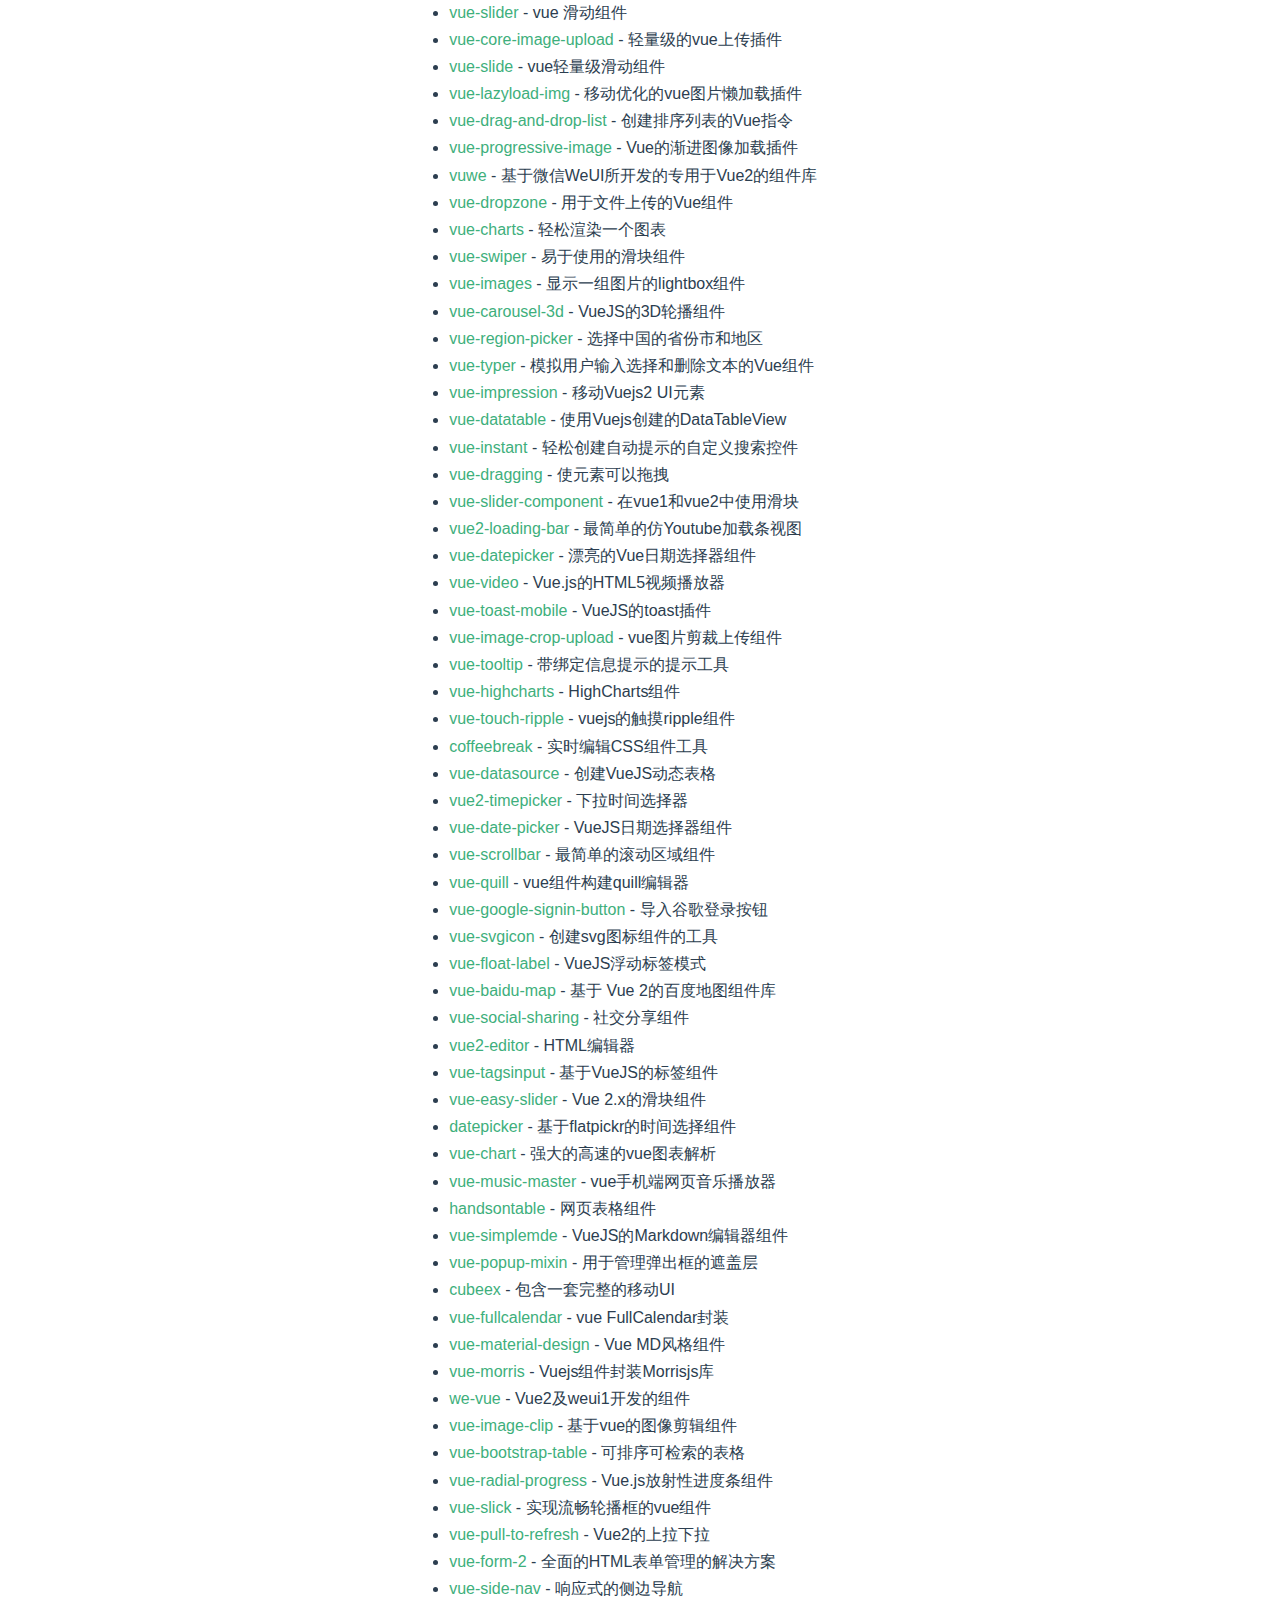
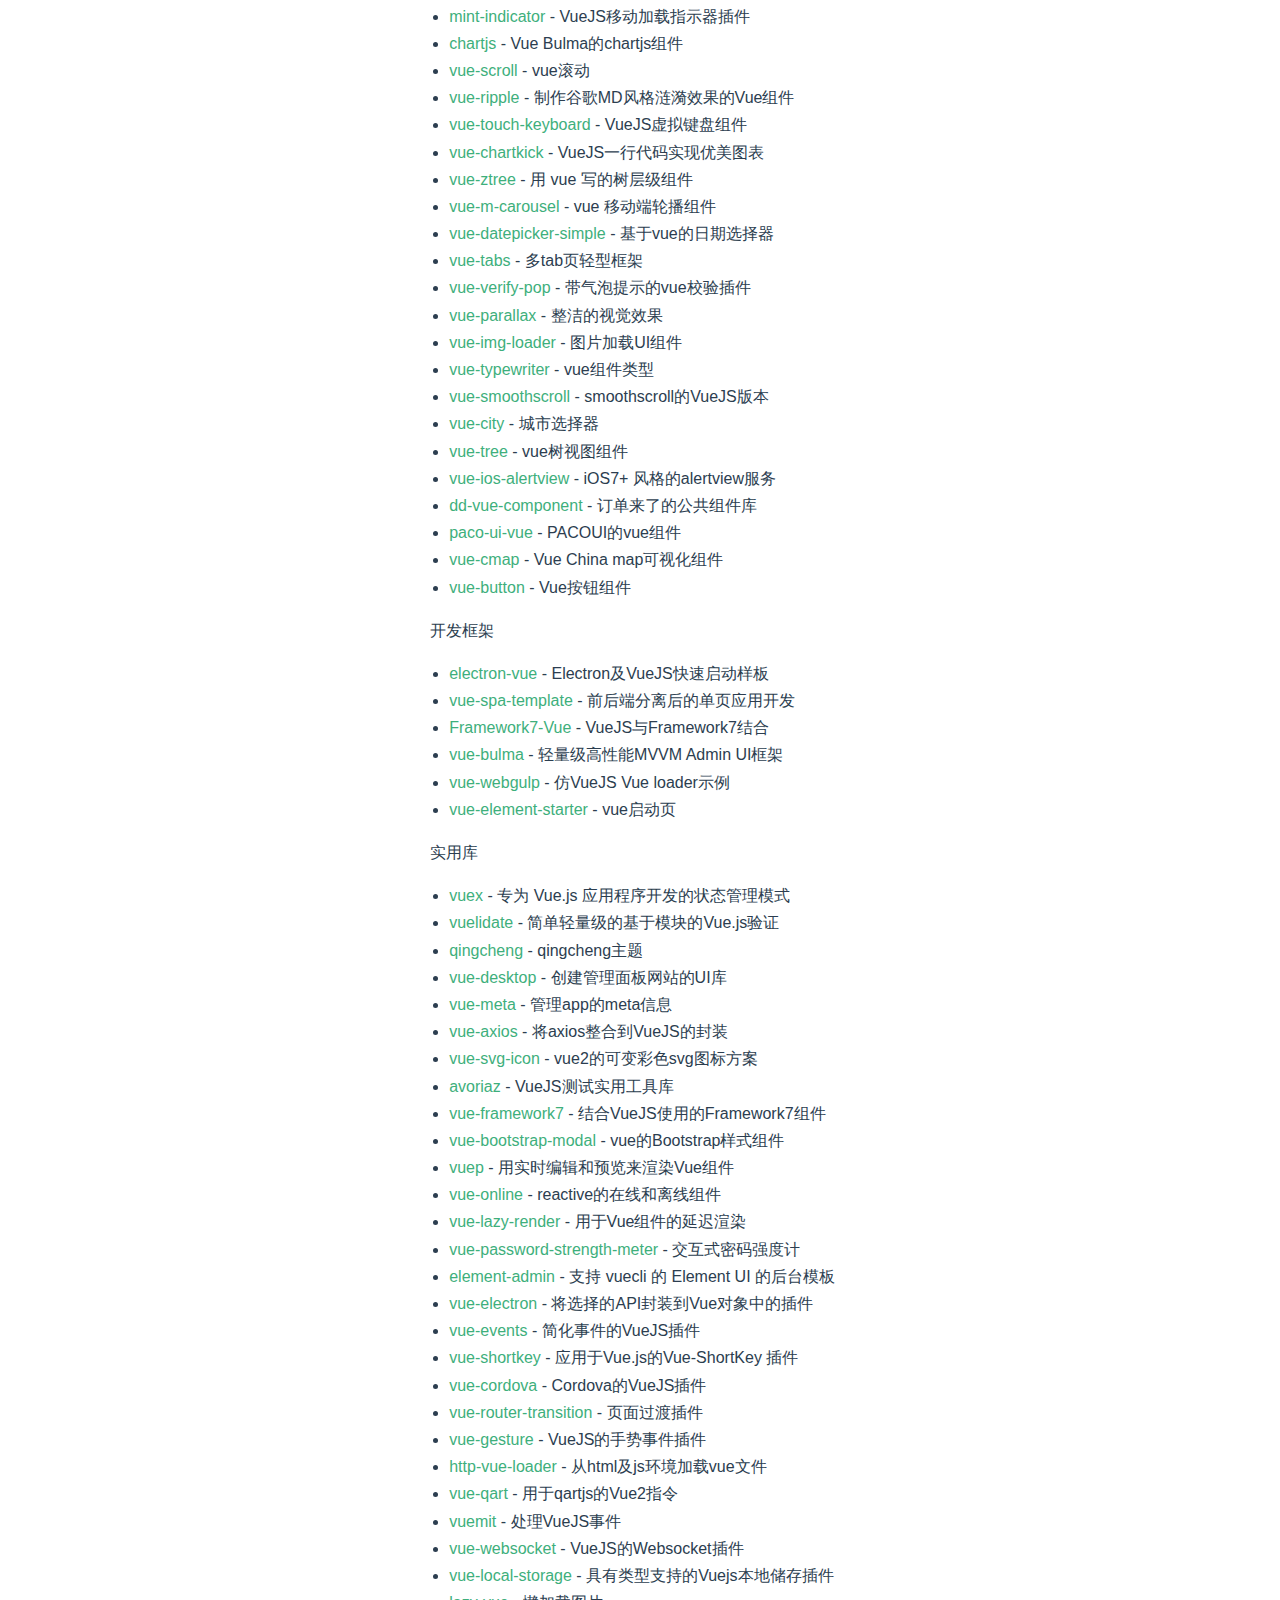
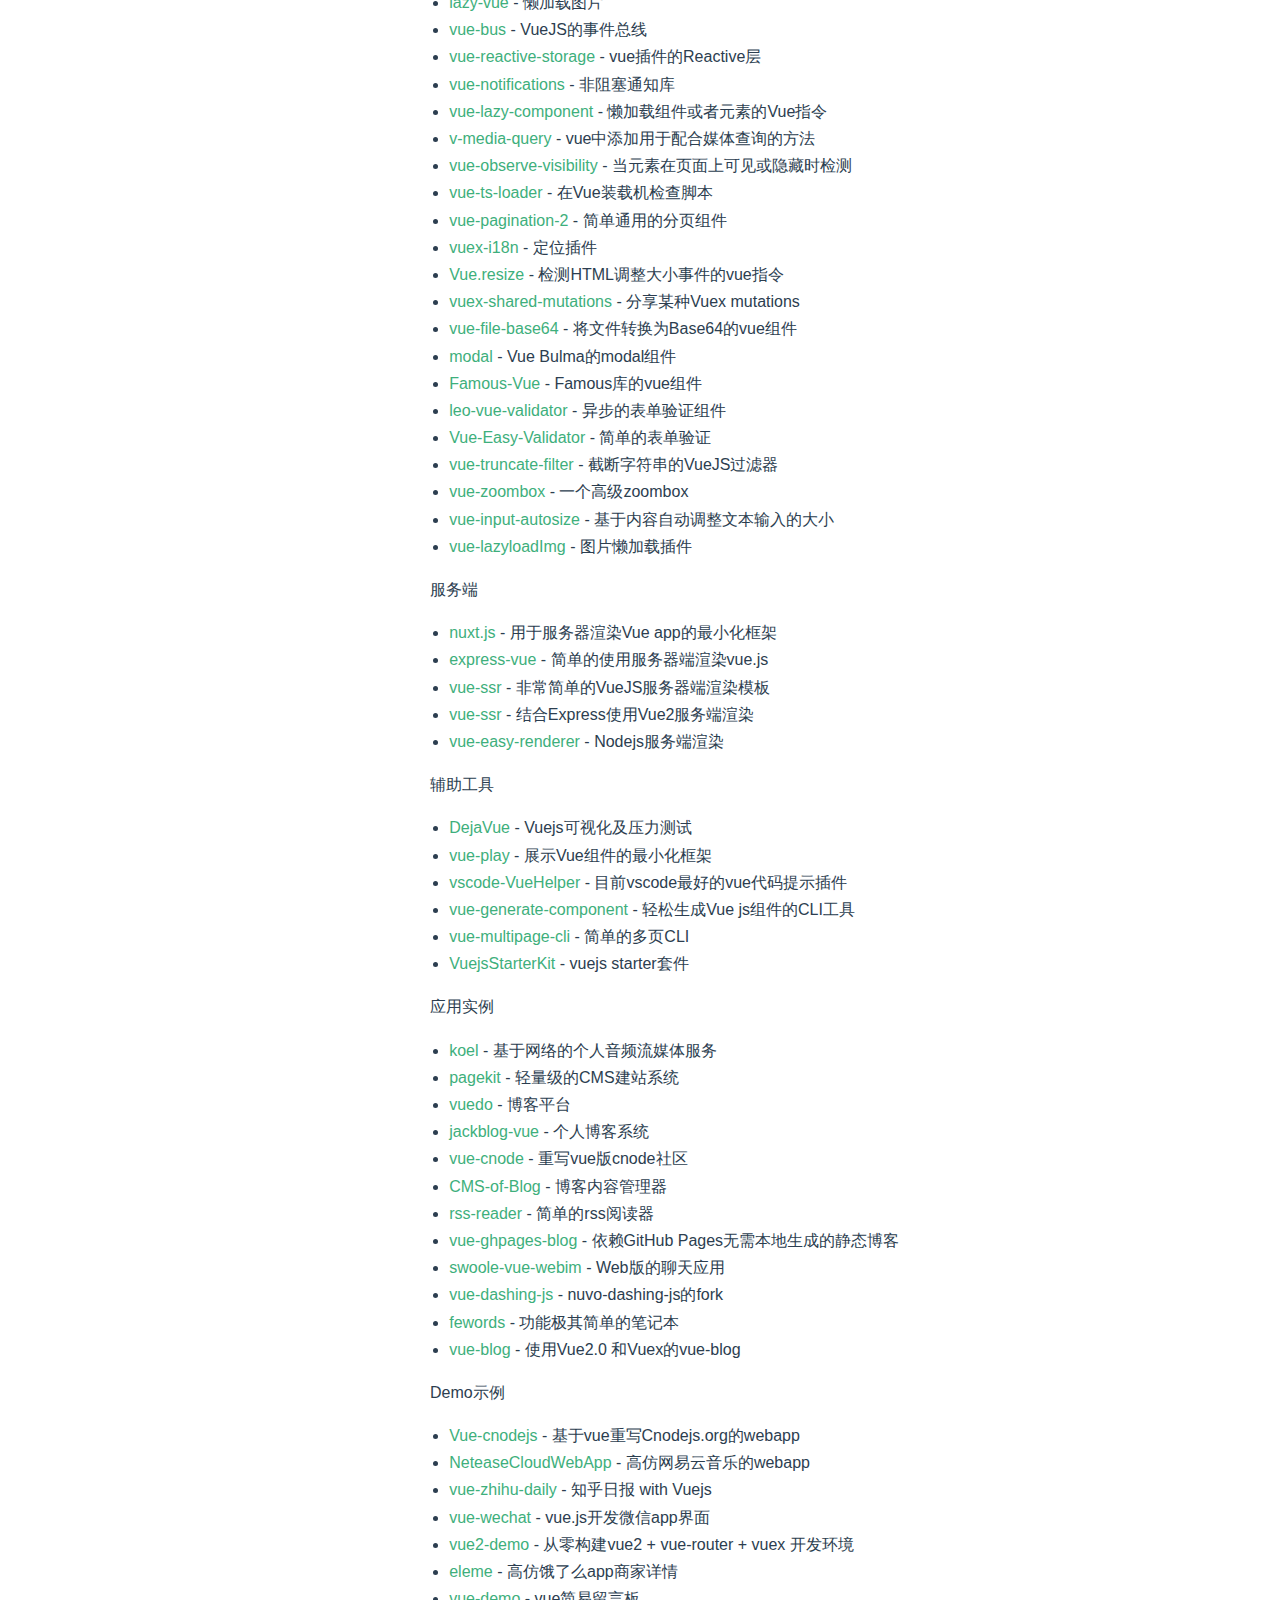
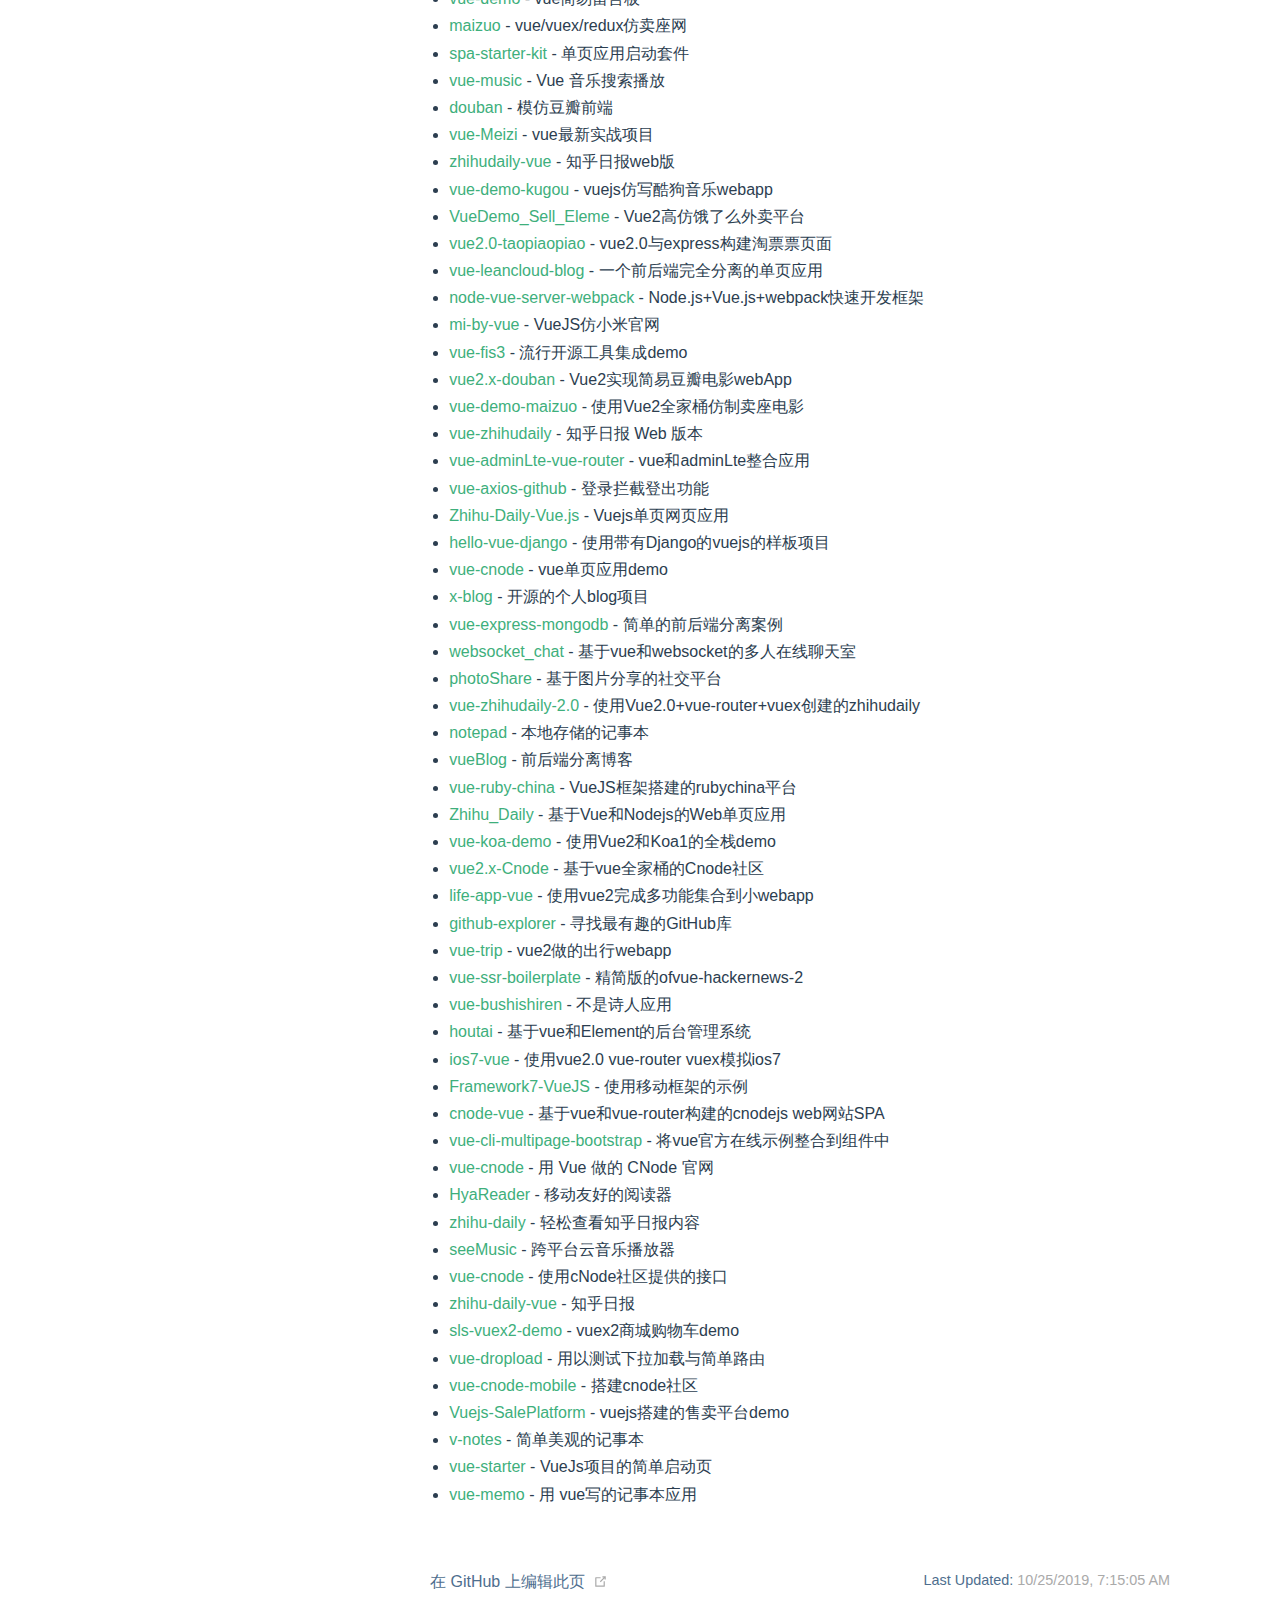
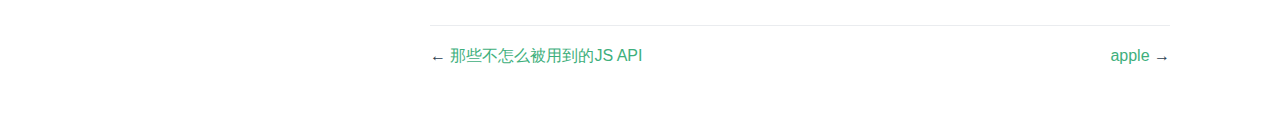
<file: apple/linkOut.html>
<!DOCTYPE html>
<html lang="en-US">
  <head>
    <meta charset="utf-8">
    <meta name="viewport" content="width=device-width,initial-scale=1">
    <title>VUE常用UI框架和组件库 |  JanssenZhang的博客</title>
    <meta name="description" content="欢迎来访">
    <link rel="icon" href="/logo.png">
    
    <link rel="preload" href="/assets/css/0.styles.9a4bacdc.css" as="style"><link rel="preload" href="/assets/js/app.0e3aea1b.js" as="script"><link rel="preload" href="/assets/js/2.ed0e0a48.js" as="script"><link rel="preload" href="/assets/js/8.7d4deaa0.js" as="script"><link rel="prefetch" href="/assets/js/10.03ef0b13.js"><link rel="prefetch" href="/assets/js/11.e2c2cd2b.js"><link rel="prefetch" href="/assets/js/12.93cc900e.js"><link rel="prefetch" href="/assets/js/13.b6d6c516.js"><link rel="prefetch" href="/assets/js/14.ef890e56.js"><link rel="prefetch" href="/assets/js/15.0c1b2da4.js"><link rel="prefetch" href="/assets/js/16.7a9ae6ca.js"><link rel="prefetch" href="/assets/js/17.bc6491e1.js"><link rel="prefetch" href="/assets/js/18.e6e10a4d.js"><link rel="prefetch" href="/assets/js/3.e8d7b161.js"><link rel="prefetch" href="/assets/js/4.b78db034.js"><link rel="prefetch" href="/assets/js/5.7afb389f.js"><link rel="prefetch" href="/assets/js/6.46915e2e.js"><link rel="prefetch" href="/assets/js/7.ec373cae.js"><link rel="prefetch" href="/assets/js/9.71478607.js">
    <link rel="stylesheet" href="/assets/css/0.styles.9a4bacdc.css">
  </head>
  <body>
    <div id="app" data-server-rendered="true"><div class="theme-container"><header class="navbar"><div class="sidebar-button"><svg xmlns="http://www.w3.org/2000/svg" aria-hidden="true" role="img" viewBox="0 0 448 512" class="icon"><path fill="currentColor" d="M436 124H12c-6.627 0-12-5.373-12-12V80c0-6.627 5.373-12 12-12h424c6.627 0 12 5.373 12 12v32c0 6.627-5.373 12-12 12zm0 160H12c-6.627 0-12-5.373-12-12v-32c0-6.627 5.373-12 12-12h424c6.627 0 12 5.373 12 12v32c0 6.627-5.373 12-12 12zm0 160H12c-6.627 0-12-5.373-12-12v-32c0-6.627 5.373-12 12-12h424c6.627 0 12 5.373 12 12v32c0 6.627-5.373 12-12 12z"></path></svg></div> <a href="/" class="home-link router-link-active"><!----> <span class="site-name"> JanssenZhang的博客</span></a> <div class="links"><div class="search-box"><input aria-label="Search" autocomplete="off" spellcheck="false" value=""> <!----></div> <nav class="nav-links can-hide"><div class="nav-item"><a href="/blog/" class="nav-link">博客</a></div><div class="nav-item"><a href="/apple/" class="nav-link router-link-active">测试</a></div> <a href="https://github.com/JanssenZhang/JayBlog" target="_blank" rel="noopener noreferrer" class="repo-link">
    GitHub
    <svg xmlns="http://www.w3.org/2000/svg" aria-hidden="true" x="0px" y="0px" viewBox="0 0 100 100" width="15" height="15" class="icon outbound"><path fill="currentColor" d="M18.8,85.1h56l0,0c2.2,0,4-1.8,4-4v-32h-8v28h-48v-48h28v-8h-32l0,0c-2.2,0-4,1.8-4,4v56C14.8,83.3,16.6,85.1,18.8,85.1z"></path> <polygon fill="currentColor" points="45.7,48.7 51.3,54.3 77.2,28.5 77.2,37.2 85.2,37.2 85.2,14.9 62.8,14.9 62.8,22.9 71.5,22.9"></polygon></svg></a></nav></div></header> <div class="sidebar-mask"></div> <aside class="sidebar"><nav class="nav-links"><div class="nav-item"><a href="/blog/" class="nav-link">博客</a></div><div class="nav-item"><a href="/apple/" class="nav-link router-link-active">测试</a></div> <a href="https://github.com/JanssenZhang/JayBlog" target="_blank" rel="noopener noreferrer" class="repo-link">
    GitHub
    <svg xmlns="http://www.w3.org/2000/svg" aria-hidden="true" x="0px" y="0px" viewBox="0 0 100 100" width="15" height="15" class="icon outbound"><path fill="currentColor" d="M18.8,85.1h56l0,0c2.2,0,4-1.8,4-4v-32h-8v28h-48v-48h28v-8h-32l0,0c-2.2,0-4,1.8-4,4v56C14.8,83.3,16.6,85.1,18.8,85.1z"></path> <polygon fill="currentColor" points="45.7,48.7 51.3,54.3 77.2,28.5 77.2,37.2 85.2,37.2 85.2,14.9 62.8,14.9 62.8,22.9 71.5,22.9"></polygon></svg></a></nav>  <ul class="sidebar-links"><li><section class="sidebar-group depth-0"><p class="sidebar-heading open"><span>测试</span> <!----></p> <ul class="sidebar-links sidebar-group-items"><li><a href="/apple/js-api.html" class="sidebar-link">那些不怎么被用到的JS API</a></li><li><a href="/apple/linkOut.html" class="active sidebar-link">VUE常用UI框架和组件库</a></li><li><a href="/apple/pwa.html" class="sidebar-link">apple</a></li></ul></section></li></ul> </aside> <main class="page"> <div class="theme-default-content content__default"><h1 id="vue常用ui框架和组件库"><a href="#vue常用ui框架和组件库" class="header-anchor">#</a> VUE常用UI框架和组件库</h1> <article class="_2rhmJa"><p>UI组件</p> <ul><li><a href="https://links.jianshu.com/go?to=https%3A%2F%2Fgithub.com%2FElemeFE%2Felement" target="_blank">element</a> - 饿了么出品的Vue2的web UI工具套件</li> <li><a href="https://links.jianshu.com/go?to=https%3A%2F%2Fgithub.com%2Fairyland%2Fvux" target="_blank">Vux</a> - 基于Vue和WeUI的组件库</li> <li><a href="https://links.jianshu.com/go?to=https%3A%2F%2Fgithub.com%2FElemeFE%2Fmint-ui" target="_blank">mint-ui</a> - Vue 2的移动UI元素</li> <li><a href="https://links.jianshu.com/go?to=https%3A%2F%2Fgithub.com%2Fiview%2Fiview" target="_blank">iview</a> - 基于 Vuejs 的开源 UI 组件库</li> <li><a href="https://links.jianshu.com/go?to=https%3A%2F%2Fgithub.com%2FJosephusPaye%2FKeen-UI" target="_blank">Keen-UI</a> - 轻量级的基本UI组件合集</li> <li><a href="https://links.jianshu.com/go?to=https%3A%2F%2Fgithub.com%2Fmarcosmoura%2Fvue-material" target="_blank">vue-material</a> - 通过Vue Material和Vue 2建立精美的app应用</li> <li><a href="https://links.jianshu.com/go?to=https%3A%2F%2Fgithub.com%2Fmuseui%2Fmuse-ui" target="_blank">muse-ui</a> - 三端样式一致的响应式 UI 库</li> <li><a href="https://links.jianshu.com/go?to=https%3A%2F%2Fgithub.com%2Fvuetifyjs%2Fvuetify" target="_blank">vuetify</a> - 为移动而生的Vue JS 2组件框架</li> <li><a href="https://links.jianshu.com/go?to=https%3A%2F%2Fgithub.com%2Fwangdahoo%2Fvonic" target="_blank">vonic</a> - 快速构建移动端单页应用</li> <li><a href="https://links.jianshu.com/go?to=https%3A%2F%2Fgithub.com%2Fegoist%2Feme" target="_blank">eme</a> - 优雅的Markdown编辑器</li> <li><a href="https://links.jianshu.com/go?to=https%3A%2F%2Fgithub.com%2Fmonterail%2Fvue-multiselect" target="_blank">vue-multiselect</a> - Vue.js选择框解决方案</li> <li><a href="https://links.jianshu.com/go?to=https%3A%2F%2Fgithub.com%2Fratiw%2Fvue-table" target="_blank">vue-table</a> - 简化数据表格</li> <li><a href="https://links.jianshu.com/go?to=https%3A%2F%2Fgithub.com%2FOYsun%2FVueCircleMenu" target="_blank">VueCircleMenu</a> - 漂亮的vue圆环菜单</li> <li><a href="https://links.jianshu.com/go?to=https%3A%2F%2Fgithub.com%2FCoffcer%2Fvue-chat" target="_blank">vue-chat</a> - vuejs和vuex及webpack的聊天示例</li> <li><a href="https://links.jianshu.com/go?to=https%3A%2F%2Fgithub.com%2Fluojilab%2Fradon-ui" target="_blank">radon-ui</a> - 快速开发产品的Vue组件库</li> <li><a href="https://links.jianshu.com/go?to=https%3A%2F%2Fgithub.com%2FMopTym%2Fvue-waterfall" target="_blank">vue-waterfall</a> - Vue.js的瀑布布局组件</li> <li><a href="https://links.jianshu.com/go?to=https%3A%2F%2Fgithub.com%2Fmyronliu347%2Fvue-carbon" target="_blank">vue-carbon</a> - 基于 vue 开发MD风格的移动端</li> <li><a href="https://links.jianshu.com/go?to=https%3A%2F%2Fgithub.com%2FFE-Driver%2Fvue-beauty" target="_blank">vue-beauty</a> - 由vue和ant design创建的优美UI组件</li> <li><a href="https://links.jianshu.com/go?to=https%3A%2F%2Fgithub.com%2Fchenz24%2Fvue-blu" target="_blank">vue-blu</a> - 帮助你轻松创建web应用</li> <li><a href="https://links.jianshu.com/go?to=https%3A%2F%2Fgithub.com%2Ftaylorchen709%2FvueAdmin" target="_blank">vueAdmin</a> - 基于vuejs2和element的简单的管理员模板</li> <li><a href="https://links.jianshu.com/go?to=https%3A%2F%2Fgithub.com%2Fvuejs%2Fvue-syntax-highlight" target="_blank">vue-syntax-highlight</a> - Sublime Text语法高亮</li> <li><a href="https://links.jianshu.com/go?to=https%3A%2F%2Fgithub.com%2FElemeFE%2Fvue-infinite-scroll" target="_blank">vue-infinite-scroll</a> - VueJS的无限滚动指令</li> <li><a href="https://links.jianshu.com/go?to=https%3A%2F%2Fgithub.com%2FDavid-Desmaisons%2FVue.Draggable" target="_blank">Vue.Draggable</a> - 实现拖放和视图模型数组同步</li> <li><a href="https://links.jianshu.com/go?to=https%3A%2F%2Fgithub.com%2Fsurmon-china%2Fvue-awesome-swiper" target="_blank">vue-awesome-swiper</a> - vue.js触摸滑动组件</li> <li><a href="https://links.jianshu.com/go?to=https%3A%2F%2Fgithub.com%2Fjinzhe%2Fvue-calendar" target="_blank">vue-calendar</a> - 日期选择插件</li> <li><a href="https://links.jianshu.com/go?to=https%3A%2F%2Fgithub.com%2Fpi0%2Fbootstrap-vue" target="_blank">bootstrap-vue</a> - 应用于Vuejs2的Twitter的Bootstrap 4组件</li> <li><a href="https://links.jianshu.com/go?to=https%3A%2F%2Fgithub.com%2FElemeFE%2Fvue-swipe" target="_blank">vue-swipe</a> - VueJS触摸滑块</li> <li><a href="https://links.jianshu.com/go?to=https%3A%2F%2Fgithub.com%2FElemeFE%2Fvue-amap" target="_blank">vue-amap</a> - 基于Vue 2和高德地图的地图组件</li> <li><a href="https://links.jianshu.com/go?to=https%3A%2F%2Fgithub.com%2Fapertureless%2Fvue-chartjs" target="_blank">vue-chartjs</a> - vue中的Chartjs的封装</li> <li><a href="https://links.jianshu.com/go?to=https%3A%2F%2Fgithub.com%2Fhilongjw%2Fvue-datepicker" target="_blank">vue-datepicker</a> - 日历和日期选择组件</li> <li><a href="https://links.jianshu.com/go?to=https%3A%2F%2Fgithub.com%2Fjrainlau%2Fmarkcook" target="_blank">markcook</a> - 好看的markdown编辑器</li> <li><a href="https://links.jianshu.com/go?to=https%3A%2F%2Fgithub.com%2FGuillaumeLeclerc%2Fvue-google-maps" target="_blank">vue-google-maps</a> - 带有双向数据绑定Google地图组件</li> <li><a href="https://links.jianshu.com/go?to=https%3A%2F%2Fgithub.com%2Fhilongjw%2Fvue-progressbar" target="_blank">vue-progressbar</a> - vue轻量级进度条</li> <li><a href="https://links.jianshu.com/go?to=https%3A%2F%2Fgithub.com%2Falessiomaffeis%2Fvue-picture-input" target="_blank">vue-picture-input</a> - 移动友好的图片文件输入组件</li> <li><a href="https://links.jianshu.com/go?to=https%3A%2F%2Fgithub.com%2FPeachScript%2Fvue-infinite-loading" target="_blank">vue-infinite-loading</a> - VueJS的无限滚动插件</li> <li><a href="https://links.jianshu.com/go?to=https%3A%2F%2Fgithub.com%2Flian-yue%2Fvue-upload-component" target="_blank">vue-upload-component</a> - Vuejs文件上传组件</li> <li><a href="https://links.jianshu.com/go?to=https%3A%2F%2Fgithub.com%2FHaixing-Hu%2Fvue-datetime-picker" target="_blank">vue-datetime-picker</a> - 日期时间选择控件</li> <li><a href="https://links.jianshu.com/go?to=https%3A%2F%2Fgithub.com%2Fwangdahoo%2Fvue-scroller" target="_blank">vue-scroller</a> - Vonic UI的功能性组件</li> <li><a href="https://links.jianshu.com/go?to=https%3A%2F%2Fgithub.com%2Ficai%2Fvue2-calendar" target="_blank">vue2-calendar</a> - 支持lunar和日期事件的日期选择器</li> <li><a href="https://links.jianshu.com/go?to=https%3A%2F%2Fgithub.com%2Fsurmon-china%2Fvue-video-player" target="_blank">vue-video-player</a> - VueJS视频及直播播放器</li> <li><a href="https://links.jianshu.com/go?to=https%3A%2F%2Fgithub.com%2FWanderxx%2Fvue-fullcalendar" target="_blank">vue-fullcalendar</a> - 基于vue.js的全日历组件</li> <li><a href="https://links.jianshu.com/go?to=https%3A%2F%2Fgithub.com%2Fccforward%2Frubik" target="_blank">rubik</a> - 基于Vuejs2的开源 UI 组件库</li> <li><a href="https://links.jianshu.com/go?to=https%3A%2F%2Fgithub.com%2FOYsun%2FVueStar" target="_blank">VueStar</a> - 带星星动画的vue点赞按钮</li> <li><a href="https://links.jianshu.com/go?to=https%3A%2F%2Fgithub.com%2Fegoist%2Fvue-mugen-scroll" target="_blank">vue-mugen-scroll</a> - 无限滚动组件</li> <li><a href="https://links.jianshu.com/go?to=https%3A%2F%2Fgithub.com%2Fmint-ui%2Fmint-loadmore" target="_blank">mint-loadmore</a> - VueJS的双向下拉刷新组件</li> <li><a href="https://links.jianshu.com/go?to=https%3A%2F%2Fgithub.com%2Fmatfish2%2Fvue-tables-2" target="_blank">vue-tables-2</a> - 显示数据的bootstrap样式网格</li> <li><a href="https://links.jianshu.com/go?to=https%3A%2F%2Fgithub.com%2FAkryum%2Fvue-virtual-scroller" target="_blank">vue-virtual-scroller</a> - 带任意数目数据的顺畅的滚动</li> <li><a href="https://links.jianshu.com/go?to=https%3A%2F%2Fgithub.com%2FSimonZhangITer%2FDataVisualization" target="_blank">DataVisualization</a> - 数据可视化</li> <li><a href="https://links.jianshu.com/go?to=https%3A%2F%2Fgithub.com%2Fsurmon-china%2Fvue-quill-editor" target="_blank">vue-quill-editor</a> - 基于Quill适用于Vue2的富文本编辑器</li> <li><a href="https://links.jianshu.com/go?to=https%3A%2F%2Fgithub.com%2Fhifarer%2FVueditor" target="_blank">Vueditor</a> - 所见即所得的编辑器</li> <li><a href="https://links.jianshu.com/go?to=https%3A%2F%2Fgithub.com%2FPeakTai%2Fvue-html5-editor" target="_blank">vue-html5-editor</a> - html5所见即所得编辑器</li> <li><a href="https://links.jianshu.com/go?to=https%3A%2F%2Fgithub.com%2FElemeFE%2Fvue-msgbox" target="_blank">vue-msgbox</a> - vuejs的消息框</li> <li><a href="https://links.jianshu.com/go?to=https%3A%2F%2Fgithub.com%2Fwarpcgd%2Fvue-slider" target="_blank">vue-slider</a> - vue 滑动组件</li> <li><a href="https://links.jianshu.com/go?to=https%3A%2F%2Fgithub.com%2FVanthink-UED%2Fvue-core-image-upload" target="_blank">vue-core-image-upload</a> - 轻量级的vue上传插件</li> <li><a href="https://links.jianshu.com/go?to=https%3A%2F%2Fgithub.com%2Fhilongjw%2Fvue-slide" target="_blank">vue-slide</a> - vue轻量级滑动组件</li> <li><a href="https://links.jianshu.com/go?to=https%3A%2F%2Fgithub.com%2FJALBAA%2Fvue-lazyload-img" target="_blank">vue-lazyload-img</a> - 移动优化的vue图片懒加载插件</li> <li><a href="https://links.jianshu.com/go?to=https%3A%2F%2Fgithub.com%2FAlex-fun%2Fvue-drag-and-drop-list" target="_blank">vue-drag-and-drop-list</a> - 创建排序列表的Vue指令</li> <li><a href="https://links.jianshu.com/go?to=https%3A%2F%2Fgithub.com%2FMatteoGabriele%2Fvue-progressive-image" target="_blank">vue-progressive-image</a> - Vue的渐进图像加载插件</li> <li><a href="https://links.jianshu.com/go?to=https%3A%2F%2Fgithub.com%2Fvuwe%2Fvuwe" target="_blank">vuwe</a> - 基于微信WeUI所开发的专用于Vue2的组件库</li> <li><a href="https://links.jianshu.com/go?to=https%3A%2F%2Fgithub.com%2Frowanwins%2Fvue-dropzone" target="_blank">vue-dropzone</a> - 用于文件上传的Vue组件</li> <li><a href="https://links.jianshu.com/go?to=https%3A%2F%2Fgithub.com%2Fhchstera%2Fvue-charts" target="_blank">vue-charts</a> - 轻松渲染一个图表</li> <li><a href="https://links.jianshu.com/go?to=https%3A%2F%2Fgithub.com%2Fweilao%2Fvue-swiper" target="_blank">vue-swiper</a> - 易于使用的滑块组件</li> <li><a href="https://links.jianshu.com/go?to=https%3A%2F%2Fgithub.com%2Flittlewin-wang%2Fvue-images" target="_blank">vue-images</a> - 显示一组图片的lightbox组件</li> <li><a href="https://links.jianshu.com/go?to=https%3A%2F%2Fgithub.com%2FWlada%2Fvue-carousel-3d" target="_blank">vue-carousel-3d</a> - VueJS的3D轮播组件</li> <li><a href="https://links.jianshu.com/go?to=https%3A%2F%2Fgithub.com%2FQingWei-Li%2Fvue-region-picker" target="_blank">vue-region-picker</a> - 选择中国的省份市和地区</li> <li><a href="https://links.jianshu.com/go?to=https%3A%2F%2Fgithub.com%2Fcngu%2Fvue-typer" target="_blank">vue-typer</a> - 模拟用户输入选择和删除文本的Vue组件</li> <li><a href="https://links.jianshu.com/go?to=https%3A%2F%2Fgithub.com%2FNewDadaFE%2Fvue-impression" target="_blank">vue-impression</a> - 移动Vuejs2 UI元素</li> <li><a href="https://links.jianshu.com/go?to=https%3A%2F%2Fgithub.com%2Fgalenyuan%2Fvue-datatable" target="_blank">vue-datatable</a> - 使用Vuejs创建的DataTableView</li> <li><a href="https://links.jianshu.com/go?to=https%3A%2F%2Fgithub.com%2Fsantiblanko%2Fvue-instant" target="_blank">vue-instant</a> - 轻松创建自动提示的自定义搜索控件</li> <li><a href="https://links.jianshu.com/go?to=https%3A%2F%2Fgithub.com%2Fhilongjw%2Fvue-dragging" target="_blank">vue-dragging</a> - 使元素可以拖拽</li> <li><a href="https://links.jianshu.com/go?to=https%3A%2F%2Fgithub.com%2FNightCatSama%2Fvue-slider-component" target="_blank">vue-slider-component</a> - 在vue1和vue2中使用滑块</li> <li><a href="https://links.jianshu.com/go?to=https%3A%2F%2Fgithub.com%2FBosNaufal%2Fvue2-loading-bar" target="_blank">vue2-loading-bar</a> - 最简单的仿Youtube加载条视图</li> <li><a href="https://links.jianshu.com/go?to=https%3A%2F%2Fgithub.com%2Fweifeiyue%2Fvue-datepicker" target="_blank">vue-datepicker</a> - 漂亮的Vue日期选择器组件</li> <li><a href="https://links.jianshu.com/go?to=https%3A%2F%2Fgithub.com%2Fhilongjw%2Fvue-video" target="_blank">vue-video</a> - Vue.js的HTML5视频播放器</li> <li><a href="https://links.jianshu.com/go?to=https%3A%2F%2Fgithub.com%2FElemeFE%2Fvue-toast-mobile" target="_blank">vue-toast-mobile</a> - VueJS的toast插件</li> <li><a href="https://links.jianshu.com/go?to=https%3A%2F%2Fgithub.com%2Fdai-siki%2Fvue-image-crop-upload" target="_blank">vue-image-crop-upload</a> - vue图片剪裁上传组件</li> <li><a href="https://links.jianshu.com/go?to=https%3A%2F%2Fgithub.com%2FAkryum%2Fvue-tooltip" target="_blank">vue-tooltip</a> - 带绑定信息提示的提示工具</li> <li><a href="https://links.jianshu.com/go?to=https%3A%2F%2Fgithub.com%2Fweizhenye%2Fvue-highcharts" target="_blank">vue-highcharts</a> - HighCharts组件</li> <li><a href="https://links.jianshu.com/go?to=https%3A%2F%2Fgithub.com%2Fsurmon-china%2Fvue-touch-ripple" target="_blank">vue-touch-ripple</a> - vuejs的触摸ripple组件</li> <li><a href="https://links.jianshu.com/go?to=https%3A%2F%2Fgithub.com%2FKocisov%2Fcoffeebreak" target="_blank">coffeebreak</a> - 实时编辑CSS组件工具</li> <li><a href="https://links.jianshu.com/go?to=https%3A%2F%2Fgithub.com%2Fcoderdiaz%2Fvue-datasource" target="_blank">vue-datasource</a> - 创建VueJS动态表格</li> <li><a href="https://links.jianshu.com/go?to=https%3A%2F%2Fgithub.com%2Fphoenixwong%2Fvue2-timepicker" target="_blank">vue2-timepicker</a> - 下拉时间选择器</li> <li><a href="https://links.jianshu.com/go?to=https%3A%2F%2Fgithub.com%2FBubblings%2Fvue-date-picker" target="_blank">vue-date-picker</a> - VueJS日期选择器组件</li> <li><a href="https://links.jianshu.com/go?to=https%3A%2F%2Fgithub.com%2FBosNaufal%2Fvue-scrollbar" target="_blank">vue-scrollbar</a> - 最简单的滚动区域组件</li> <li><a href="https://links.jianshu.com/go?to=https%3A%2F%2Fgithub.com%2FCroudSupport%2Fvue-quill" target="_blank">vue-quill</a> - vue组件构建quill编辑器</li> <li><a href="https://links.jianshu.com/go?to=https%3A%2F%2Fgithub.com%2Fphanan%2Fvue-google-signin-button" target="_blank">vue-google-signin-button</a> - 导入谷歌登录按钮</li> <li><a href="https://links.jianshu.com/go?to=https%3A%2F%2Fgithub.com%2FMMF-FE%2Fvue-svgicon" target="_blank">vue-svgicon</a> - 创建svg图标组件的工具</li> <li><a href="https://links.jianshu.com/go?to=https%3A%2F%2Fgithub.com%2Fbkzl%2Fvue-float-label" target="_blank">vue-float-label</a> - VueJS浮动标签模式</li> <li><a href="https://links.jianshu.com/go?to=https%3A%2F%2Fgithub.com%2FDafrok%2Fvue-baidu-map" target="_blank">vue-baidu-map</a> - 基于 Vue 2的百度地图组件库</li> <li><a href="https://links.jianshu.com/go?to=https%3A%2F%2Fgithub.com%2Fnicolasbeauvais%2Fvue-social-sharing" target="_blank">vue-social-sharing</a> - 社交分享组件</li> <li><a href="https://links.jianshu.com/go?to=https%3A%2F%2Fgithub.com%2Fdavidroyer%2Fvue2-editor" target="_blank">vue2-editor</a> - HTML编辑器</li> <li><a href="https://links.jianshu.com/go?to=https%3A%2F%2Fgithub.com%2FGinhing%2Fvue-tagsinput" target="_blank">vue-tagsinput</a> - 基于VueJS的标签组件</li> <li><a href="https://links.jianshu.com/go?to=https%3A%2F%2Fgithub.com%2Fshhdgit%2Fvue-easy-slider" target="_blank">vue-easy-slider</a> - Vue 2.x的滑块组件</li> <li><a href="https://links.jianshu.com/go?to=https%3A%2F%2Fgithub.com%2Fvue-bulma%2Fdatepicker" target="_blank">datepicker</a> - 基于flatpickr的时间选择组件</li> <li><a href="https://links.jianshu.com/go?to=https%3A%2F%2Fgithub.com%2Fmiaolz123%2Fvue-chart" target="_blank">vue-chart</a> - 强大的高速的vue图表解析</li> <li><a href="https://links.jianshu.com/go?to=https%3A%2F%2Fgithub.com%2Fyunyi1895%2Fvue-music-master" target="_blank">vue-music-master</a> - vue手机端网页音乐播放器</li> <li><a href="https://links.jianshu.com/go?to=https%3A%2F%2Fgithub.com%2Fvue-bulma%2Fhandsontable" target="_blank">handsontable</a> - 网页表格组件</li> <li><a href="https://links.jianshu.com/go?to=https%3A%2F%2Fgithub.com%2FF-loat%2Fvue-simplemde" target="_blank">vue-simplemde</a> - VueJS的Markdown编辑器组件</li> <li><a href="https://links.jianshu.com/go?to=https%3A%2F%2Fgithub.com%2Fmyronliu347%2Fvue-popup-mixin" target="_blank">vue-popup-mixin</a> - 用于管理弹出框的遮盖层</li> <li><a href="https://links.jianshu.com/go?to=https%3A%2F%2Fgithub.com%2Ffangyongbao%2Fcubeex" target="_blank">cubeex</a> - 包含一套完整的移动UI</li> <li><a href="https://links.jianshu.com/go?to=https%3A%2F%2Fgithub.com%2FCroudSupport%2Fvue-fullcalendar" target="_blank">vue-fullcalendar</a> - vue FullCalendar封装</li> <li><a href="https://links.jianshu.com/go?to=https%3A%2F%2Fgithub.com%2Floujiayu%2Fvue-material-design" target="_blank">vue-material-design</a> - Vue MD风格组件</li> <li><a href="https://links.jianshu.com/go?to=https%3A%2F%2Fgithub.com%2Fbbonnin%2Fvue-morris" target="_blank">vue-morris</a> - Vuejs组件封装Morrisjs库</li> <li><a href="https://links.jianshu.com/go?to=https%3A%2F%2Fgithub.com%2Ftianyong90%2Fwe-vue" target="_blank">we-vue</a> - Vue2及weui1开发的组件</li> <li><a href="https://links.jianshu.com/go?to=https%3A%2F%2Fgithub.com%2Flegeneek%2Fvue-image-clip" target="_blank">vue-image-clip</a> - 基于vue的图像剪辑组件</li> <li><a href="https://links.jianshu.com/go?to=https%3A%2F%2Fgithub.com%2Fjbaysolutions%2Fvue-bootstrap-table" target="_blank">vue-bootstrap-table</a> - 可排序可检索的表格</li> <li><a href="https://links.jianshu.com/go?to=https%3A%2F%2Fgithub.com%2Fwyzant-dev%2Fvue-radial-progress" target="_blank">vue-radial-progress</a> - Vue.js放射性进度条组件</li> <li><a href="https://links.jianshu.com/go?to=https%3A%2F%2Fgithub.com%2Fstaskjs%2Fvue-slick" target="_blank">vue-slick</a> - 实现流畅轮播框的vue组件</li> <li><a href="https://links.jianshu.com/go?to=https%3A%2F%2Fgithub.com%2Fbajian%2Fvue-pull-to-refresh" target="_blank">vue-pull-to-refresh</a> - Vue2的上拉下拉</li> <li><a href="https://links.jianshu.com/go?to=https%3A%2F%2Fgithub.com%2Fmatfish2%2Fvue-form-2" target="_blank">vue-form-2</a> - 全面的HTML表单管理的解决方案</li> <li><a href="https://links.jianshu.com/go?to=https%3A%2F%2Fgithub.com%2Fvue-comps%2Fvue-side-nav" target="_blank">vue-side-nav</a> - 响应式的侧边导航</li> <li><a href="https://links.jianshu.com/go?to=https%3A%2F%2Fgithub.com%2Fmint-ui%2Fmint-indicator" target="_blank">mint-indicator</a> - VueJS移动加载指示器插件</li> <li><a href="https://links.jianshu.com/go?to=https%3A%2F%2Fgithub.com%2Fvue-bulma%2Fchartjs" target="_blank">chartjs</a> - Vue Bulma的chartjs组件</li> <li><a href="https://links.jianshu.com/go?to=https%3A%2F%2Fgithub.com%2Fsuguangwen%2Fvue-scroll" target="_blank">vue-scroll</a> - vue滚动</li> <li><a href="https://links.jianshu.com/go?to=https%3A%2F%2Fgithub.com%2FBosNaufal%2Fvue-ripple" target="_blank">vue-ripple</a> - 制作谷歌MD风格涟漪效果的Vue组件</li> <li><a href="https://links.jianshu.com/go?to=https%3A%2F%2Fgithub.com%2Ficebob%2Fvue-touch-keyboard" target="_blank">vue-touch-keyboard</a> - VueJS虚拟键盘组件</li> <li><a href="https://links.jianshu.com/go?to=https%3A%2F%2Fgithub.com%2Fankane%2Fvue-chartkick" target="_blank">vue-chartkick</a> - VueJS一行代码实现优美图表</li> <li><a href="https://links.jianshu.com/go?to=https%3A%2F%2Fgithub.com%2Flisiyizu%2Fvue-ztree" target="_blank">vue-ztree</a> - 用 vue 写的树层级组件</li> <li><a href="https://links.jianshu.com/go?to=https%3A%2F%2Fgithub.com%2Fshiye515%2Fvue-m-carousel" target="_blank">vue-m-carousel</a> - vue 移动端轮播组件</li> <li><a href="https://links.jianshu.com/go?to=https%3A%2F%2Fgithub.com%2Fdai-siki%2Fvue-datepicker-simple" target="_blank">vue-datepicker-simple</a> - 基于vue的日期选择器</li> <li><a href="https://links.jianshu.com/go?to=https%3A%2F%2Fgithub.com%2Falexqdjay%2Fvue-tabs" target="_blank">vue-tabs</a> - 多tab页轻型框架</li> <li><a href="https://links.jianshu.com/go?to=https%3A%2F%2Fgithub.com%2Faweiu%2Fvue-verify-pop" target="_blank">vue-verify-pop</a> - 带气泡提示的vue校验插件</li> <li><a href="https://links.jianshu.com/go?to=https%3A%2F%2Fgithub.com%2Fvue-comps%2Fvue-parallax" target="_blank">vue-parallax</a> - 整洁的视觉效果</li> <li><a href="https://links.jianshu.com/go?to=https%3A%2F%2Fgithub.com%2FJackGit%2Fvue-img-loader" target="_blank">vue-img-loader</a> - 图片加载UI组件</li> <li><a href="https://links.jianshu.com/go?to=https%3A%2F%2Fgithub.com%2Feduardostuart%2Fvue-typewriter" target="_blank">vue-typewriter</a> - vue组件类型</li> <li><a href="https://links.jianshu.com/go?to=https%3A%2F%2Fgithub.com%2FTeddy-Zhu%2Fvue-smoothscroll" target="_blank">vue-smoothscroll</a> - smoothscroll的VueJS版本</li> <li><a href="https://links.jianshu.com/go?to=https%3A%2F%2Fgithub.com%2Fxinxingyu%2Fvue-city" target="_blank">vue-city</a> - 城市选择器</li> <li><a href="https://links.jianshu.com/go?to=https%3A%2F%2Fgithub.com%2Fweibangtuo%2Fvue-tree" target="_blank">vue-tree</a> - vue树视图组件</li> <li><a href="https://links.jianshu.com/go?to=https%3A%2F%2Fgithub.com%2FTreri%2Fvue-ios-alertview" target="_blank">vue-ios-alertview</a> - iOS7+ 风格的alertview服务</li> <li><a href="https://links.jianshu.com/go?to=https%3A%2F%2Fgithub.com%2Fibufu%2Fdd-vue-component" target="_blank">dd-vue-component</a> - 订单来了的公共组件库</li> <li><a href="https://links.jianshu.com/go?to=https%3A%2F%2Fgithub.com%2Fyeseason%2Fpaco-ui-vue" target="_blank">paco-ui-vue</a> - PACOUI的vue组件</li> <li><a href="https://links.jianshu.com/go?to=https%3A%2F%2Fgithub.com%2Fdoodlewind%2Fvue-cmap" target="_blank">vue-cmap</a> - Vue China map可视化组件</li> <li><a href="https://links.jianshu.com/go?to=https%3A%2F%2Fgithub.com%2Fsteven5538%2Fvue-button" target="_blank">vue-button</a> - Vue按钮组件</li></ul> <p>开发框架</p> <ul><li><a href="https://links.jianshu.com/go?to=https%3A%2F%2Fgithub.com%2FSimulatedGREG%2Felectron-vue" target="_blank">electron-vue</a> - Electron及VueJS快速启动样板</li> <li><a href="https://links.jianshu.com/go?to=https%3A%2F%2Fgithub.com%2Fhanan198501%2Fvue-spa-template" target="_blank">vue-spa-template</a> - 前后端分离后的单页应用开发</li> <li><a href="https://links.jianshu.com/go?to=https%3A%2F%2Fgithub.com%2Fnolimits4web%2FFramework7-Vue" target="_blank">Framework7-Vue</a> - VueJS与Framework7结合</li> <li><a href="https://links.jianshu.com/go?to=https%3A%2F%2Fgithub.com%2Fwangxg2016%2Fvue-bulma" target="_blank">vue-bulma</a> - 轻量级高性能MVVM Admin UI框架</li> <li><a href="https://links.jianshu.com/go?to=https%3A%2F%2Fgithub.com%2Frodzzlessa24%2Fvue-webgulp" target="_blank">vue-webgulp</a> - 仿VueJS Vue loader示例</li> <li><a href="https://links.jianshu.com/go?to=https%3A%2F%2Fgithub.com%2FMetnew%2Fvue-element-starter" target="_blank">vue-element-starter</a> - vue启动页</li></ul> <p>实用库</p> <ul><li><a href="https://links.jianshu.com/go?to=https%3A%2F%2Fgithub.com%2Fvuejs%2Fvuex" target="_blank">vuex</a> - 专为 Vue.js 应用程序开发的状态管理模式</li> <li><a href="https://links.jianshu.com/go?to=https%3A%2F%2Fgithub.com%2Fmonterail%2Fvuelidate" target="_blank">vuelidate</a> - 简单轻量级的基于模块的Vue.js验证</li> <li><a href="https://links.jianshu.com/go?to=https%3A%2F%2Fgithub.com%2Fzerqu%2Fqingcheng" target="_blank">qingcheng</a> - qingcheng主题</li> <li><a href="https://links.jianshu.com/go?to=https%3A%2F%2Fgithub.com%2FElemeFE%2Fvue-desktop" target="_blank">vue-desktop</a> - 创建管理面板网站的UI库</li> <li><a href="https://links.jianshu.com/go?to=https%3A%2F%2Fgithub.com%2Fdeclandewet%2Fvue-meta" target="_blank">vue-meta</a> - 管理app的meta信息</li> <li><a href="https://links.jianshu.com/go?to=https%3A%2F%2Fgithub.com%2Fimcvampire%2Fvue-axios" target="_blank">vue-axios</a> - 将axios整合到VueJS的封装</li> <li><a href="https://links.jianshu.com/go?to=https%3A%2F%2Fgithub.com%2Fcenkai88%2Fvue-svg-icon" target="_blank">vue-svg-icon</a> - vue2的可变彩色svg图标方案</li> <li><a href="https://links.jianshu.com/go?to=https%3A%2F%2Fgithub.com%2Feddyerburgh%2Favoriaz" target="_blank">avoriaz</a> - VueJS测试实用工具库</li> <li><a href="https://links.jianshu.com/go?to=https%3A%2F%2Fgithub.com%2Flmk123%2Fvue-framework7" target="_blank">vue-framework7</a> - 结合VueJS使用的Framework7组件</li> <li><a href="https://links.jianshu.com/go?to=https%3A%2F%2Fgithub.com%2FCoffcer%2Fvue-bootstrap-modal" target="_blank">vue-bootstrap-modal</a> - vue的Bootstrap样式组件</li> <li><a href="https://links.jianshu.com/go?to=https%3A%2F%2Fgithub.com%2FQingWei-Li%2Fvuep" target="_blank">vuep</a> - 用实时编辑和预览来渲染Vue组件</li> <li><a href="https://links.jianshu.com/go?to=https%3A%2F%2Fgithub.com%2FSopamo%2Fvue-online" target="_blank">vue-online</a> - reactive的在线和离线组件</li> <li><a href="https://links.jianshu.com/go?to=https%3A%2F%2Fgithub.com%2Fyeyuqiudeng%2Fvue-lazy-render" target="_blank">vue-lazy-render</a> - 用于Vue组件的延迟渲染</li> <li><a href="https://links.jianshu.com/go?to=https%3A%2F%2Fgithub.com%2Fapertureless%2Fvue-password-strength-meter" target="_blank">vue-password-strength-meter</a> - 交互式密码强度计</li> <li><a href="https://links.jianshu.com/go?to=https%3A%2F%2Fgithub.com%2Flynzz%2Felement-admin" target="_blank">element-admin</a> - 支持 vuecli 的 Element UI 的后台模板</li> <li><a href="https://links.jianshu.com/go?to=https%3A%2F%2Fgithub.com%2FSimulatedGREG%2Fvue-electron" target="_blank">vue-electron</a> - 将选择的API封装到Vue对象中的插件</li> <li><a href="https://links.jianshu.com/go?to=https%3A%2F%2Fgithub.com%2Fcklmercer%2Fvue-events" target="_blank">vue-events</a> - 简化事件的VueJS插件</li> <li><a href="https://links.jianshu.com/go?to=https%3A%2F%2Fgithub.com%2FiFgR%2Fvue-shortkey" target="_blank">vue-shortkey</a> - 应用于Vue.js的Vue-ShortKey 插件</li> <li><a href="https://links.jianshu.com/go?to=https%3A%2F%2Fgithub.com%2Fkartsims%2Fvue-cordova" target="_blank">vue-cordova</a> - Cordova的VueJS插件</li> <li><a href="https://links.jianshu.com/go?to=https%3A%2F%2Fgithub.com%2Fweinot%2Fvue-router-transition" target="_blank">vue-router-transition</a> - 页面过渡插件</li> <li><a href="https://links.jianshu.com/go?to=https%3A%2F%2Fgithub.com%2Fmlyknown%2Fvue-gesture" target="_blank">vue-gesture</a> - VueJS的手势事件插件</li> <li><a href="https://links.jianshu.com/go?to=https%3A%2F%2Fgithub.com%2FFranckFreiburger%2Fhttp-vue-loader" target="_blank">http-vue-loader</a> - 从html及js环境加载vue文件</li> <li><a href="https://links.jianshu.com/go?to=https%3A%2F%2Fgithub.com%2Fsuperman66%2Fvue-qart" target="_blank">vue-qart</a> - 用于qartjs的Vue2指令</li> <li><a href="https://links.jianshu.com/go?to=https%3A%2F%2Fgithub.com%2Fgocanto%2Fvuemit" target="_blank">vuemit</a> - 处理VueJS事件</li> <li><a href="https://links.jianshu.com/go?to=https%3A%2F%2Fgithub.com%2Ficebob%2Fvue-websocket" target="_blank">vue-websocket</a> - VueJS的Websocket插件</li> <li><a href="https://links.jianshu.com/go?to=https%3A%2F%2Fgithub.com%2Fpinguinjkeke%2Fvue-local-storage" target="_blank">vue-local-storage</a> - 具有类型支持的Vuejs本地储存插件</li> <li><a href="https://links.jianshu.com/go?to=https%3A%2F%2Fgithub.com%2Fgocanto%2Flazy-vue" target="_blank">lazy-vue</a> - 懒加载图片</li> <li><a href="https://links.jianshu.com/go?to=https%3A%2F%2Fgithub.com%2Fyangmingshan%2Fvue-bus" target="_blank">vue-bus</a> - VueJS的事件总线</li> <li><a href="https://links.jianshu.com/go?to=https%3A%2F%2Fgithub.com%2Fropbla9%2Fvue-reactive-storage" target="_blank">vue-reactive-storage</a> - vue插件的Reactive层</li> <li><a href="https://links.jianshu.com/go?to=https%3A%2F%2Fgithub.com%2Fse-panfilov%2Fvue-notifications" target="_blank">vue-notifications</a> - 非阻塞通知库</li> <li><a href="https://links.jianshu.com/go?to=https%3A%2F%2Fgithub.com%2FCoffcer%2Fvue-lazy-component" target="_blank">vue-lazy-component</a> - 懒加载组件或者元素的Vue指令</li> <li><a href="https://links.jianshu.com/go?to=https%3A%2F%2Fgithub.com%2FAStaroverov%2Fv-media-query" target="_blank">v-media-query</a> - vue中添加用于配合媒体查询的方法</li> <li><a href="https://links.jianshu.com/go?to=https%3A%2F%2Fgithub.com%2FAkryum%2Fvue-observe-visibility" target="_blank">vue-observe-visibility</a> - 当元素在页面上可见或隐藏时检测</li> <li><a href="https://links.jianshu.com/go?to=https%3A%2F%2Fgithub.com%2FHerringtonDarkholme%2Fvue-ts-loader" target="_blank">vue-ts-loader</a> - 在Vue装载机检查脚本</li> <li><a href="https://links.jianshu.com/go?to=https%3A%2F%2Fgithub.com%2Fmatfish2%2Fvue-pagination-2" target="_blank">vue-pagination-2</a> - 简单通用的分页组件</li> <li><a href="https://links.jianshu.com/go?to=https%3A%2F%2Fgithub.com%2Fdkfbasel%2Fvuex-i18n" target="_blank">vuex-i18n</a> - 定位插件</li> <li><a href="https://links.jianshu.com/go?to=https%3A%2F%2Fgithub.com%2FDavid-Desmaisons%2FVue.resize" target="_blank">Vue.resize</a> - 检测HTML调整大小事件的vue指令</li> <li><a href="https://links.jianshu.com/go?to=https%3A%2F%2Fgithub.com%2Fxanf%2Fvuex-shared-mutations" target="_blank">vuex-shared-mutations</a> - 分享某种Vuex mutations</li> <li><a href="https://links.jianshu.com/go?to=https%3A%2F%2Fgithub.com%2FBosNaufal%2Fvue-file-base64" target="_blank">vue-file-base64</a> - 将文件转换为Base64的vue组件</li> <li><a href="https://links.jianshu.com/go?to=https%3A%2F%2Fgithub.com%2Fvue-bulma%2Fmodal" target="_blank">modal</a> - Vue Bulma的modal组件</li> <li><a href="https://links.jianshu.com/go?to=https%3A%2F%2Fgithub.com%2Firwansyahwii%2FFamous-Vue" target="_blank">Famous-Vue</a> - Famous库的vue组件</li> <li><a href="https://links.jianshu.com/go?to=https%3A%2F%2Fgithub.com%2FLeoHuiyi%2Fleo-vue-validator" target="_blank">leo-vue-validator</a> - 异步的表单验证组件</li> <li><a href="https://links.jianshu.com/go?to=https%3A%2F%2Fgithub.com%2FMetinSeylan%2FVue-Easy-Validator" target="_blank">Vue-Easy-Validator</a> - 简单的表单验证</li> <li><a href="https://links.jianshu.com/go?to=https%3A%2F%2Fgithub.com%2Fimcvampire%2Fvue-truncate-filter" target="_blank">vue-truncate-filter</a> - 截断字符串的VueJS过滤器</li> <li><a href="https://links.jianshu.com/go?to=https%3A%2F%2Fgithub.com%2Fvue-comps%2Fvue-zoombox" target="_blank">vue-zoombox</a> - 一个高级zoombox</li> <li><a href="https://links.jianshu.com/go?to=https%3A%2F%2Fgithub.com%2Fsyropian%2Fvue-input-autosize" target="_blank">vue-input-autosize</a> - 基于内容自动调整文本输入的大小</li> <li><a href="https://links.jianshu.com/go?to=https%3A%2F%2Fgithub.com%2Fyodfz%2Fvue-lazyloadImg" target="_blank">vue-lazyloadImg</a> - 图片懒加载插件</li></ul> <p>服务端</p> <ul><li><a href="https://links.jianshu.com/go?to=https%3A%2F%2Fgithub.com%2Fnuxt%2Fnuxt.js" target="_blank">nuxt.js</a> - 用于服务器渲染Vue app的最小化框架</li> <li><a href="https://links.jianshu.com/go?to=https%3A%2F%2Fgithub.com%2Fdanmademe%2Fexpress-vue" target="_blank">express-vue</a> - 简单的使用服务器端渲染vue.js</li> <li><a href="https://links.jianshu.com/go?to=https%3A%2F%2Fgithub.com%2Fccforward%2Fvue-ssr" target="_blank">vue-ssr</a> - 非常简单的VueJS服务器端渲染模板</li> <li><a href="https://links.jianshu.com/go?to=https%3A%2F%2Fgithub.com%2Fhilongjw%2Fvue-ssr" target="_blank">vue-ssr</a> - 结合Express使用Vue2服务端渲染</li> <li><a href="https://links.jianshu.com/go?to=https%3A%2F%2Fgithub.com%2Fleaves4j%2Fvue-easy-renderer" target="_blank">vue-easy-renderer</a> - Nodejs服务端渲染</li></ul> <p>辅助工具</p> <ul><li><a href="https://links.jianshu.com/go?to=https%3A%2F%2Fgithub.com%2FMiCottOn%2FDejaVue" target="_blank">DejaVue</a> - Vuejs可视化及压力测试</li> <li><a href="https://links.jianshu.com/go?to=https%3A%2F%2Fgithub.com%2Fvue-play%2Fvue-play" target="_blank">vue-play</a> - 展示Vue组件的最小化框架</li> <li><a href="https://links.jianshu.com/go?to=https%3A%2F%2Fgithub.com%2FOYsun%2Fvscode-VueHelper" target="_blank">vscode-VueHelper</a> - 目前vscode最好的vue代码提示插件</li> <li><a href="https://links.jianshu.com/go?to=https%3A%2F%2Fgithub.com%2FNetanelBasal%2Fvue-generate-component" target="_blank">vue-generate-component</a> - 轻松生成Vue js组件的CLI工具</li> <li><a href="https://links.jianshu.com/go?to=https%3A%2F%2Fgithub.com%2Fxwpongithub%2Fvue-multipage-cli" target="_blank">vue-multipage-cli</a> - 简单的多页CLI</li> <li><a href="https://links.jianshu.com/go?to=https%3A%2F%2Fgithub.com%2FMetinSeylan%2FVuejsStarterKit" target="_blank">VuejsStarterKit</a> - vuejs starter套件</li></ul> <p>应用实例</p> <ul><li><a href="https://links.jianshu.com/go?to=https%3A%2F%2Fgithub.com%2Fphanan%2Fkoel" target="_blank">koel</a> - 基于网络的个人音频流媒体服务</li> <li><a href="https://links.jianshu.com/go?to=https%3A%2F%2Fgithub.com%2Fpagekit%2Fpagekit" target="_blank">pagekit</a> - 轻量级的CMS建站系统</li> <li><a href="https://links.jianshu.com/go?to=https%3A%2F%2Fgithub.com%2FVuedo%2Fvuedo" target="_blank">vuedo</a> - 博客平台</li> <li><a href="https://links.jianshu.com/go?to=https%3A%2F%2Fgithub.com%2Fjackhutu%2Fjackblog-vue" target="_blank">jackblog-vue</a> - 个人博客系统</li> <li><a href="https://links.jianshu.com/go?to=https%3A%2F%2Fgithub.com%2Flzxb%2Fvue-cnode" target="_blank">vue-cnode</a> - 重写vue版cnode社区</li> <li><a href="https://links.jianshu.com/go?to=https%3A%2F%2Fgithub.com%2Fycwalker%2FCMS-of-Blog" target="_blank">CMS-of-Blog</a> - 博客内容管理器</li> <li><a href="https://links.jianshu.com/go?to=https%3A%2F%2Fgithub.com%2Fmrgodhani%2Frss-reader" target="_blank">rss-reader</a> - 简单的rss阅读器</li> <li><a href="https://links.jianshu.com/go?to=https%3A%2F%2Fgithub.com%2Fviko16%2Fvue-ghpages-blog" target="_blank">vue-ghpages-blog</a> - 依赖GitHub Pages无需本地生成的静态博客</li> <li><a href="https://links.jianshu.com/go?to=https%3A%2F%2Fgithub.com%2Fwh469012917%2Fswoole-vue-webim" target="_blank">swoole-vue-webim</a> - Web版的聊天应用</li> <li><a href="https://links.jianshu.com/go?to=https%3A%2F%2Fgithub.com%2Fthelinuxlich%2Fvue-dashing-js" target="_blank">vue-dashing-js</a> - nuvo-dashing-js的fork</li> <li><a href="https://links.jianshu.com/go?to=https%3A%2F%2Fgithub.com%2Fsapjax%2Ffewords" target="_blank">fewords</a> - 功能极其简单的笔记本</li> <li><a href="https://links.jianshu.com/go?to=https%3A%2F%2Fgithub.com%2Fsurmon-china%2Fvue-blog" target="_blank">vue-blog</a> - 使用Vue2.0 和Vuex的vue-blog</li></ul> <p>Demo示例</p> <ul><li><a href="https://links.jianshu.com/go?to=https%3A%2F%2Fgithub.com%2Fshinygang%2FVue-cnodejs" target="_blank">Vue-cnodejs</a> - 基于vue重写Cnodejs.org的webapp</li> <li><a href="https://links.jianshu.com/go?to=https%3A%2F%2Fgithub.com%2FjavaSwing%2FNeteaseCloudWebApp" target="_blank">NeteaseCloudWebApp</a> - 高仿网易云音乐的webapp</li> <li><a href="https://links.jianshu.com/go?to=https%3A%2F%2Fgithub.com%2Fhilongjw%2Fvue-zhihu-daily" target="_blank">vue-zhihu-daily</a> - 知乎日报 with Vuejs</li> <li><a href="https://links.jianshu.com/go?to=https%3A%2F%2Fgithub.com%2Fuseryangtao%2Fvue-wechat" target="_blank">vue-wechat</a> - vue.js开发微信app界面</li> <li><a href="https://links.jianshu.com/go?to=https%3A%2F%2Fgithub.com%2Flzxb%2Fvue2-demo" target="_blank">vue2-demo</a> - 从零构建vue2 + vue-router + vuex 开发环境</li> <li><a href="https://links.jianshu.com/go?to=https%3A%2F%2Fgithub.com%2Fliangxiaojuan%2Feleme" target="_blank">eleme</a> - 高仿饿了么app商家详情</li> <li><a href="https://links.jianshu.com/go?to=https%3A%2F%2Fgithub.com%2Fkenberkeley%2Fvue-demo" target="_blank">vue-demo</a> - vue简易留言板</li> <li><a href="https://links.jianshu.com/go?to=https%3A%2F%2Fgithub.com%2Fzhengguorong%2Fmaizuo" target="_blank">maizuo</a> - vue/vuex/redux仿卖座网</li> <li><a href="https://links.jianshu.com/go?to=https%3A%2F%2Fgithub.com%2Fcodecasts%2Fspa-starter-kit" target="_blank">spa-starter-kit</a> - 单页应用启动套件</li> <li><a href="https://links.jianshu.com/go?to=https%3A%2F%2Fgithub.com%2FSioxas%2Fvue-music" target="_blank">vue-music</a> - Vue 音乐搜索播放</li> <li><a href="https://links.jianshu.com/go?to=https%3A%2F%2Fgithub.com%2Fjiakeqi%2Fdouban" target="_blank">douban</a> - 模仿豆瓣前端</li> <li><a href="https://links.jianshu.com/go?to=https%3A%2F%2Fgithub.com%2Fliangxiaojuan%2Fvue-Meizi" target="_blank">vue-Meizi</a> - vue最新实战项目</li> <li><a href="https://links.jianshu.com/go?to=https%3A%2F%2Fgithub.com%2Fyatessss%2Fzhihudaily-vue" target="_blank">zhihudaily-vue</a> - 知乎日报web版</li> <li><a href="https://links.jianshu.com/go?to=https%3A%2F%2Fgithub.com%2Flavyun%2Fvue-demo-kugou" target="_blank">vue-demo-kugou</a> - vuejs仿写酷狗音乐webapp</li> <li><a href="https://links.jianshu.com/go?to=https%3A%2F%2Fgithub.com%2FSimonZhangITer%2FVueDemo_Sell_Eleme" target="_blank">VueDemo_Sell_Eleme</a> - Vue2高仿饿了么外卖平台</li> <li><a href="https://links.jianshu.com/go?to=https%3A%2F%2Fgithub.com%2Fcanfoo%2Fvue2.0-taopiaopiao" target="_blank">vue2.0-taopiaopiao</a> - vue2.0与express构建淘票票页面</li> <li><a href="https://links.jianshu.com/go?to=https%3A%2F%2Fgithub.com%2Fjiangjiu%2Fvue-leancloud-blog" target="_blank">vue-leancloud-blog</a> - 一个前后端完全分离的单页应用</li> <li><a href="https://links.jianshu.com/go?to=https%3A%2F%2Fgithub.com%2Fyjj5855%2Fnode-vue-server-webpack" target="_blank">node-vue-server-webpack</a> - Node.js+Vue.js+webpack快速开发框架</li> <li><a href="https://links.jianshu.com/go?to=https%3A%2F%2Fgithub.com%2Fwendaosanshou%2Fmi-by-vue" target="_blank">mi-by-vue</a> - VueJS仿小米官网</li> <li><a href="https://links.jianshu.com/go?to=https%3A%2F%2Fgithub.com%2Fokoala%2Fvue-fis3" target="_blank">vue-fis3</a> - 流行开源工具集成demo</li> <li><a href="https://links.jianshu.com/go?to=https%3A%2F%2Fgithub.com%2Fsuperman66%2Fvue2.x-douban" target="_blank">vue2.x-douban</a> - Vue2实现简易豆瓣电影webApp</li> <li><a href="https://links.jianshu.com/go?to=https%3A%2F%2Fgithub.com%2FChuckCZC%2Fvue-demo-maizuo" target="_blank">vue-demo-maizuo</a> - 使用Vue2全家桶仿制卖座电影</li> <li><a href="https://links.jianshu.com/go?to=https%3A%2F%2Fgithub.com%2FiHaPBoy%2Fvue-zhihudaily" target="_blank">vue-zhihudaily</a> - 知乎日报 Web 版本</li> <li><a href="https://links.jianshu.com/go?to=https%3A%2F%2Fgithub.com%2Fliujians%2Fvue-adminLte-vue-router" target="_blank">vue-adminLte-vue-router</a> - vue和adminLte整合应用</li> <li><a href="https://links.jianshu.com/go?to=https%3A%2F%2Fgithub.com%2Fsuperman66%2Fvue-axios-github" target="_blank">vue-axios-github</a> - 登录拦截登出功能</li> <li><a href="https://links.jianshu.com/go?to=https%3A%2F%2Fgithub.com%2Fpomelo-chuan%2FZhihu-Daily-Vue.js" target="_blank">Zhihu-Daily-Vue.js</a> - Vuejs单页网页应用</li> <li><a href="https://links.jianshu.com/go?to=https%3A%2F%2Fgithub.com%2Frokups%2Fhello-vue-django" target="_blank">hello-vue-django</a> - 使用带有Django的vuejs的样板项目</li> <li><a href="https://links.jianshu.com/go?to=https%3A%2F%2Fgithub.com%2Fwszgxa%2Fvue-cnode" target="_blank">vue-cnode</a> - vue单页应用demo</li> <li><a href="https://links.jianshu.com/go?to=https%3A%2F%2Fgithub.com%2FCommanderXL%2Fx-blog" target="_blank">x-blog</a> - 开源的个人blog项目</li> <li><a href="https://links.jianshu.com/go?to=https%3A%2F%2Fgithub.com%2Fxrr2016%2Fvue-express-mongodb" target="_blank">vue-express-mongodb</a> - 简单的前后端分离案例</li> <li><a href="https://links.jianshu.com/go?to=https%3A%2F%2Fgithub.com%2Fsecreter%2Fwebsocket_chat" target="_blank">websocket_chat</a> - 基于vue和websocket的多人在线聊天室</li> <li><a href="https://links.jianshu.com/go?to=https%3A%2F%2Fgithub.com%2Fbeidan%2FphotoShare" target="_blank">photoShare</a> - 基于图片分享的社交平台</li> <li><a href="https://links.jianshu.com/go?to=https%3A%2F%2Fgithub.com%2Fcs1707%2Fvue-zhihudaily-2.0" target="_blank">vue-zhihudaily-2.0</a> - 使用Vue2.0+vue-router+vuex创建的zhihudaily</li> <li><a href="https://links.jianshu.com/go?to=https%3A%2F%2Fgithub.com%2Flin-xin%2Fnotepad" target="_blank">notepad</a> - 本地存储的记事本</li> <li><a href="https://links.jianshu.com/go?to=https%3A%2F%2Fgithub.com%2Felva2596%2FvueBlog" target="_blank">vueBlog</a> - 前后端分离博客</li> <li><a href="https://links.jianshu.com/go?to=https%3A%2F%2Fgithub.com%2Fhql123%2Fvue-ruby-china" target="_blank">vue-ruby-china</a> - VueJS框架搭建的rubychina平台</li> <li><a href="https://links.jianshu.com/go?to=https%3A%2F%2Fgithub.com%2Flittlewin-wang%2FZhihu_Daily" target="_blank">Zhihu_Daily</a> - 基于Vue和Nodejs的Web单页应用</li> <li><a href="https://links.jianshu.com/go?to=https%3A%2F%2Fgithub.com%2FMolunerfinn%2Fvue-koa-demo" target="_blank">vue-koa-demo</a> - 使用Vue2和Koa1的全栈demo</li> <li><a href="https://links.jianshu.com/go?to=https%3A%2F%2Fgithub.com%2FvincentSea%2Fvue2.x-Cnode" target="_blank">vue2.x-Cnode</a> - 基于vue全家桶的Cnode社区</li> <li><a href="https://links.jianshu.com/go?to=https%3A%2F%2Fgithub.com%2Fshaqihe%2Flife-app-vue" target="_blank">life-app-vue</a> - 使用vue2完成多功能集合到小webapp</li> <li><a href="https://links.jianshu.com/go?to=https%3A%2F%2Fgithub.com%2FSidKwok%2Fgithub-explorer" target="_blank">github-explorer</a> - 寻找最有趣的GitHub库</li> <li><a href="https://links.jianshu.com/go?to=https%3A%2F%2Fgithub.com%2Fwenye123%2Fvue-trip" target="_blank">vue-trip</a> - vue2做的出行webapp</li> <li><a href="https://links.jianshu.com/go?to=https%3A%2F%2Fgithub.com%2Falbertchan%2Fvue-ssr-boilerplate" target="_blank">vue-ssr-boilerplate</a> - 精简版的ofvue-hackernews-2</li> <li><a href="https://links.jianshu.com/go?to=https%3A%2F%2Fgithub.com%2Fnswbmw%2Fvue-bushishiren" target="_blank">vue-bushishiren</a> - 不是诗人应用</li> <li><a href="https://links.jianshu.com/go?to=https%3A%2F%2Fgithub.com%2Fpeng1992%2Fhoutai" target="_blank">houtai</a> - 基于vue和Element的后台管理系统</li> <li><a href="https://links.jianshu.com/go?to=https%3A%2F%2Fgithub.com%2FQRL909109%2Fios7-vue" target="_blank">ios7-vue</a> - 使用vue2.0 vue-router vuex模拟ios7</li> <li><a href="https://links.jianshu.com/go?to=https%3A%2F%2Fgithub.com%2Ftyllo%2FFramework7-VueJS" target="_blank">Framework7-VueJS</a> - 使用移动框架的示例</li> <li><a href="https://links.jianshu.com/go?to=https%3A%2F%2Fgithub.com%2FBubblyPoker%2Fcnode-vue" target="_blank">cnode-vue</a> - 基于vue和vue-router构建的cnodejs web网站SPA</li> <li><a href="https://links.jianshu.com/go?to=https%3A%2F%2Fgithub.com%2Fzhoou%2Fvue-cli-multipage-bootstrap" target="_blank">vue-cli-multipage-bootstrap</a> - 将vue官方在线示例整合到组件中</li> <li><a href="https://links.jianshu.com/go?to=https%3A%2F%2Fgithub.com%2Fjiananle%2Fvue-cnode" target="_blank">vue-cnode</a> - 用 Vue 做的 CNode 官网</li> <li><a href="https://links.jianshu.com/go?to=https%3A%2F%2Fgithub.com%2FGitaiQAQ%2FHyaReader" target="_blank">HyaReader</a> - 移动友好的阅读器</li> <li><a href="https://links.jianshu.com/go?to=https%3A%2F%2Fgithub.com%2Fxrr2016%2Fzhihu-daily" target="_blank">zhihu-daily</a> - 轻松查看知乎日报内容</li> <li><a href="https://links.jianshu.com/go?to=https%3A%2F%2Fgithub.com%2FAlex-xd%2FseeMusic" target="_blank">seeMusic</a> - 跨平台云音乐播放器</li> <li><a href="https://links.jianshu.com/go?to=https%3A%2F%2Fgithub.com%2FDamonlw%2Fvue-cnode" target="_blank">vue-cnode</a> - 使用cNode社区提供的接口</li> <li><a href="https://links.jianshu.com/go?to=https%3A%2F%2Fgithub.com%2Fmoonou%2Fzhihu-daily-vue" target="_blank">zhihu-daily-vue</a> - 知乎日报</li> <li><a href="https://links.jianshu.com/go?to=https%3A%2F%2Fgithub.com%2Fsailengsi%2Fsls-vuex2-demo" target="_blank">sls-vuex2-demo</a> - vuex2商城购物车demo</li> <li><a href="https://links.jianshu.com/go?to=https%3A%2F%2Fgithub.com%2FITCNZ%2Fvue-dropload" target="_blank">vue-dropload</a> - 用以测试下拉加载与简单路由</li> <li><a href="https://links.jianshu.com/go?to=https%3A%2F%2Fgithub.com%2Fsoulcm%2Fvue-cnode-mobile" target="_blank">vue-cnode-mobile</a> - 搭建cnode社区</li> <li><a href="https://links.jianshu.com/go?to=https%3A%2F%2Fgithub.com%2Ffishenal%2FVuejs-SalePlatform" target="_blank">Vuejs-SalePlatform</a> - vuejs搭建的售卖平台demo</li> <li><a href="https://links.jianshu.com/go?to=https%3A%2F%2Fgithub.com%2FHalfeld%2Fv-notes" target="_blank">v-notes</a> - 简单美观的记事本</li> <li><a href="https://links.jianshu.com/go?to=https%3A%2F%2Fgithub.com%2FBosNaufal%2Fvue-starter" target="_blank">vue-starter</a> - VueJs项目的简单启动页</li> <li><a href="https://links.jianshu.com/go?to=https%3A%2F%2Fgithub.com%2Fyouknowznm%2Fvue-memo" target="_blank">vue-memo</a> - 用 vue写的记事本应用</li></ul></article></div> <footer class="page-edit"><div class="edit-link"><a href="https://github.com/JanssenZhang/JayBlog/edit/master/docs/apple/linkOut.md" target="_blank" rel="noopener noreferrer">在 GitHub 上编辑此页</a> <svg xmlns="http://www.w3.org/2000/svg" aria-hidden="true" x="0px" y="0px" viewBox="0 0 100 100" width="15" height="15" class="icon outbound"><path fill="currentColor" d="M18.8,85.1h56l0,0c2.2,0,4-1.8,4-4v-32h-8v28h-48v-48h28v-8h-32l0,0c-2.2,0-4,1.8-4,4v56C14.8,83.3,16.6,85.1,18.8,85.1z"></path> <polygon fill="currentColor" points="45.7,48.7 51.3,54.3 77.2,28.5 77.2,37.2 85.2,37.2 85.2,14.9 62.8,14.9 62.8,22.9 71.5,22.9"></polygon></svg></div> <div class="last-updated"><span class="prefix">Last Updated:</span> <span class="time">10/25/2019, 7:15:05 AM</span></div></footer> <div class="page-nav"><p class="inner"><span class="prev">
      ←
      <a href="/apple/js-api.html" class="prev">那些不怎么被用到的JS API</a></span> <span class="next"><a href="/apple/pwa.html">apple</a>
      →
    </span></p></div> </main></div><div class="global-ui"><!----></div></div>
    <script src="/assets/js/app.0e3aea1b.js" defer></script><script src="/assets/js/2.ed0e0a48.js" defer></script><script src="/assets/js/8.7d4deaa0.js" defer></script>
  </body>
</html>
</file>
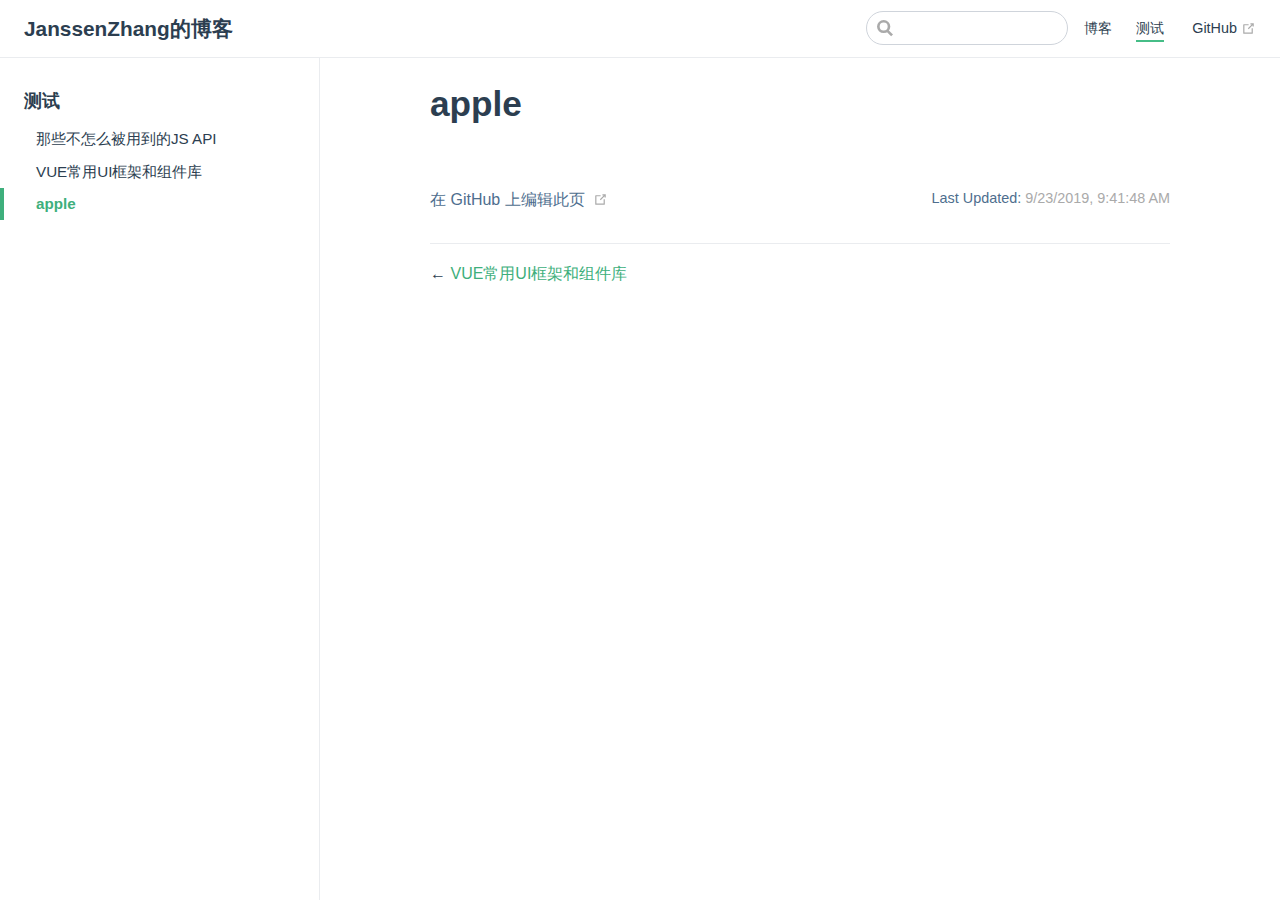
<file: apple/pwa.html>
<!DOCTYPE html>
<html lang="en-US">
  <head>
    <meta charset="utf-8">
    <meta name="viewport" content="width=device-width,initial-scale=1">
    <title>apple |  JanssenZhang的博客</title>
    <meta name="description" content="欢迎来访">
    <link rel="icon" href="/logo.png">
    
    <link rel="preload" href="/assets/css/0.styles.9a4bacdc.css" as="style"><link rel="preload" href="/assets/js/app.0e3aea1b.js" as="script"><link rel="preload" href="/assets/js/2.ed0e0a48.js" as="script"><link rel="preload" href="/assets/js/9.71478607.js" as="script"><link rel="prefetch" href="/assets/js/10.03ef0b13.js"><link rel="prefetch" href="/assets/js/11.e2c2cd2b.js"><link rel="prefetch" href="/assets/js/12.93cc900e.js"><link rel="prefetch" href="/assets/js/13.b6d6c516.js"><link rel="prefetch" href="/assets/js/14.ef890e56.js"><link rel="prefetch" href="/assets/js/15.0c1b2da4.js"><link rel="prefetch" href="/assets/js/16.7a9ae6ca.js"><link rel="prefetch" href="/assets/js/17.bc6491e1.js"><link rel="prefetch" href="/assets/js/18.e6e10a4d.js"><link rel="prefetch" href="/assets/js/3.e8d7b161.js"><link rel="prefetch" href="/assets/js/4.b78db034.js"><link rel="prefetch" href="/assets/js/5.7afb389f.js"><link rel="prefetch" href="/assets/js/6.46915e2e.js"><link rel="prefetch" href="/assets/js/7.ec373cae.js"><link rel="prefetch" href="/assets/js/8.7d4deaa0.js">
    <link rel="stylesheet" href="/assets/css/0.styles.9a4bacdc.css">
  </head>
  <body>
    <div id="app" data-server-rendered="true"><div class="theme-container"><header class="navbar"><div class="sidebar-button"><svg xmlns="http://www.w3.org/2000/svg" aria-hidden="true" role="img" viewBox="0 0 448 512" class="icon"><path fill="currentColor" d="M436 124H12c-6.627 0-12-5.373-12-12V80c0-6.627 5.373-12 12-12h424c6.627 0 12 5.373 12 12v32c0 6.627-5.373 12-12 12zm0 160H12c-6.627 0-12-5.373-12-12v-32c0-6.627 5.373-12 12-12h424c6.627 0 12 5.373 12 12v32c0 6.627-5.373 12-12 12zm0 160H12c-6.627 0-12-5.373-12-12v-32c0-6.627 5.373-12 12-12h424c6.627 0 12 5.373 12 12v32c0 6.627-5.373 12-12 12z"></path></svg></div> <a href="/" class="home-link router-link-active"><!----> <span class="site-name"> JanssenZhang的博客</span></a> <div class="links"><div class="search-box"><input aria-label="Search" autocomplete="off" spellcheck="false" value=""> <!----></div> <nav class="nav-links can-hide"><div class="nav-item"><a href="/blog/" class="nav-link">博客</a></div><div class="nav-item"><a href="/apple/" class="nav-link router-link-active">测试</a></div> <a href="https://github.com/JanssenZhang/JayBlog" target="_blank" rel="noopener noreferrer" class="repo-link">
    GitHub
    <svg xmlns="http://www.w3.org/2000/svg" aria-hidden="true" x="0px" y="0px" viewBox="0 0 100 100" width="15" height="15" class="icon outbound"><path fill="currentColor" d="M18.8,85.1h56l0,0c2.2,0,4-1.8,4-4v-32h-8v28h-48v-48h28v-8h-32l0,0c-2.2,0-4,1.8-4,4v56C14.8,83.3,16.6,85.1,18.8,85.1z"></path> <polygon fill="currentColor" points="45.7,48.7 51.3,54.3 77.2,28.5 77.2,37.2 85.2,37.2 85.2,14.9 62.8,14.9 62.8,22.9 71.5,22.9"></polygon></svg></a></nav></div></header> <div class="sidebar-mask"></div> <aside class="sidebar"><nav class="nav-links"><div class="nav-item"><a href="/blog/" class="nav-link">博客</a></div><div class="nav-item"><a href="/apple/" class="nav-link router-link-active">测试</a></div> <a href="https://github.com/JanssenZhang/JayBlog" target="_blank" rel="noopener noreferrer" class="repo-link">
    GitHub
    <svg xmlns="http://www.w3.org/2000/svg" aria-hidden="true" x="0px" y="0px" viewBox="0 0 100 100" width="15" height="15" class="icon outbound"><path fill="currentColor" d="M18.8,85.1h56l0,0c2.2,0,4-1.8,4-4v-32h-8v28h-48v-48h28v-8h-32l0,0c-2.2,0-4,1.8-4,4v56C14.8,83.3,16.6,85.1,18.8,85.1z"></path> <polygon fill="currentColor" points="45.7,48.7 51.3,54.3 77.2,28.5 77.2,37.2 85.2,37.2 85.2,14.9 62.8,14.9 62.8,22.9 71.5,22.9"></polygon></svg></a></nav>  <ul class="sidebar-links"><li><section class="sidebar-group depth-0"><p class="sidebar-heading open"><span>测试</span> <!----></p> <ul class="sidebar-links sidebar-group-items"><li><a href="/apple/js-api.html" class="sidebar-link">那些不怎么被用到的JS API</a></li><li><a href="/apple/linkOut.html" class="sidebar-link">VUE常用UI框架和组件库</a></li><li><a href="/apple/pwa.html" class="active sidebar-link">apple</a></li></ul></section></li></ul> </aside> <main class="page"> <div class="theme-default-content content__default"><h1 id="apple"><a href="#apple" class="header-anchor">#</a> apple</h1></div> <footer class="page-edit"><div class="edit-link"><a href="https://github.com/JanssenZhang/JayBlog/edit/master/docs/apple/pwa.md" target="_blank" rel="noopener noreferrer">在 GitHub 上编辑此页</a> <svg xmlns="http://www.w3.org/2000/svg" aria-hidden="true" x="0px" y="0px" viewBox="0 0 100 100" width="15" height="15" class="icon outbound"><path fill="currentColor" d="M18.8,85.1h56l0,0c2.2,0,4-1.8,4-4v-32h-8v28h-48v-48h28v-8h-32l0,0c-2.2,0-4,1.8-4,4v56C14.8,83.3,16.6,85.1,18.8,85.1z"></path> <polygon fill="currentColor" points="45.7,48.7 51.3,54.3 77.2,28.5 77.2,37.2 85.2,37.2 85.2,14.9 62.8,14.9 62.8,22.9 71.5,22.9"></polygon></svg></div> <div class="last-updated"><span class="prefix">Last Updated:</span> <span class="time">9/23/2019, 9:41:48 AM</span></div></footer> <div class="page-nav"><p class="inner"><span class="prev">
      ←
      <a href="/apple/linkOut.html" class="prev">VUE常用UI框架和组件库</a></span> <!----></p></div> </main></div><div class="global-ui"><!----></div></div>
    <script src="/assets/js/app.0e3aea1b.js" defer></script><script src="/assets/js/2.ed0e0a48.js" defer></script><script src="/assets/js/9.71478607.js" defer></script>
  </body>
</html>
</file>
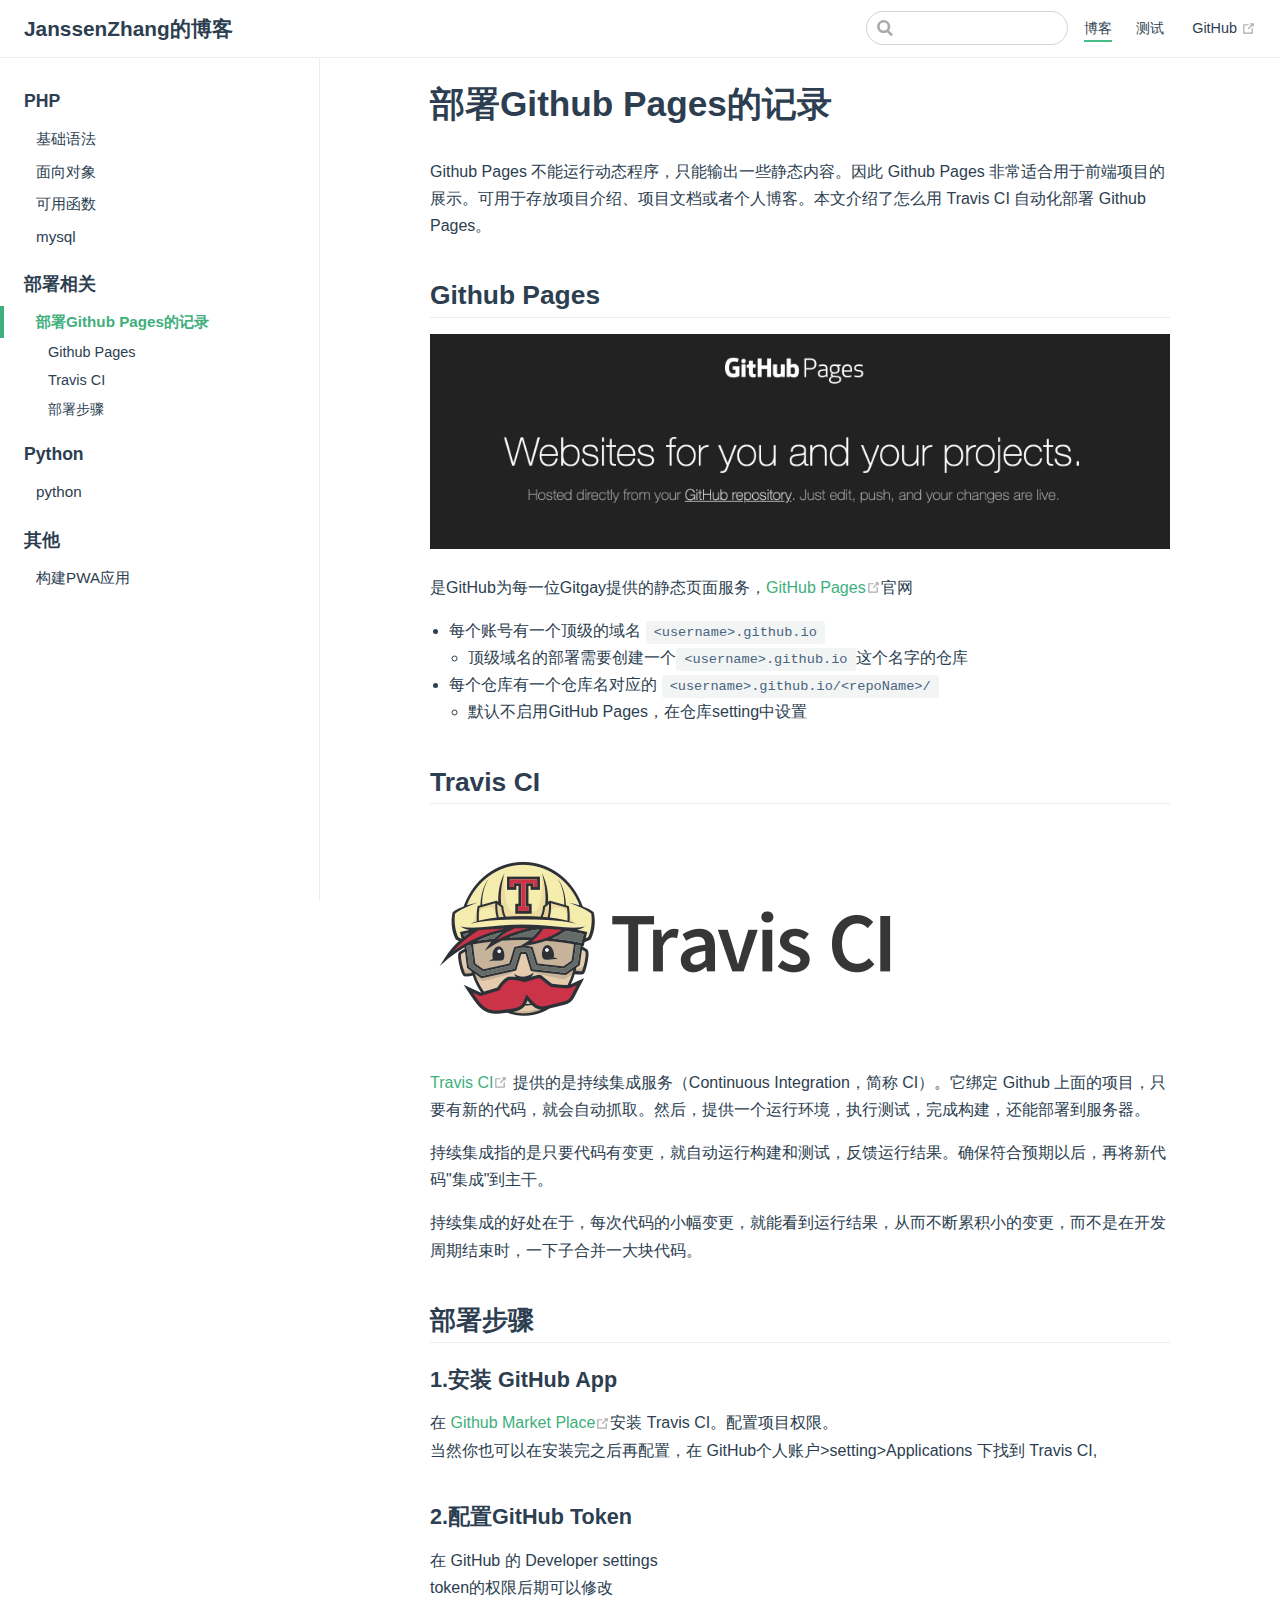
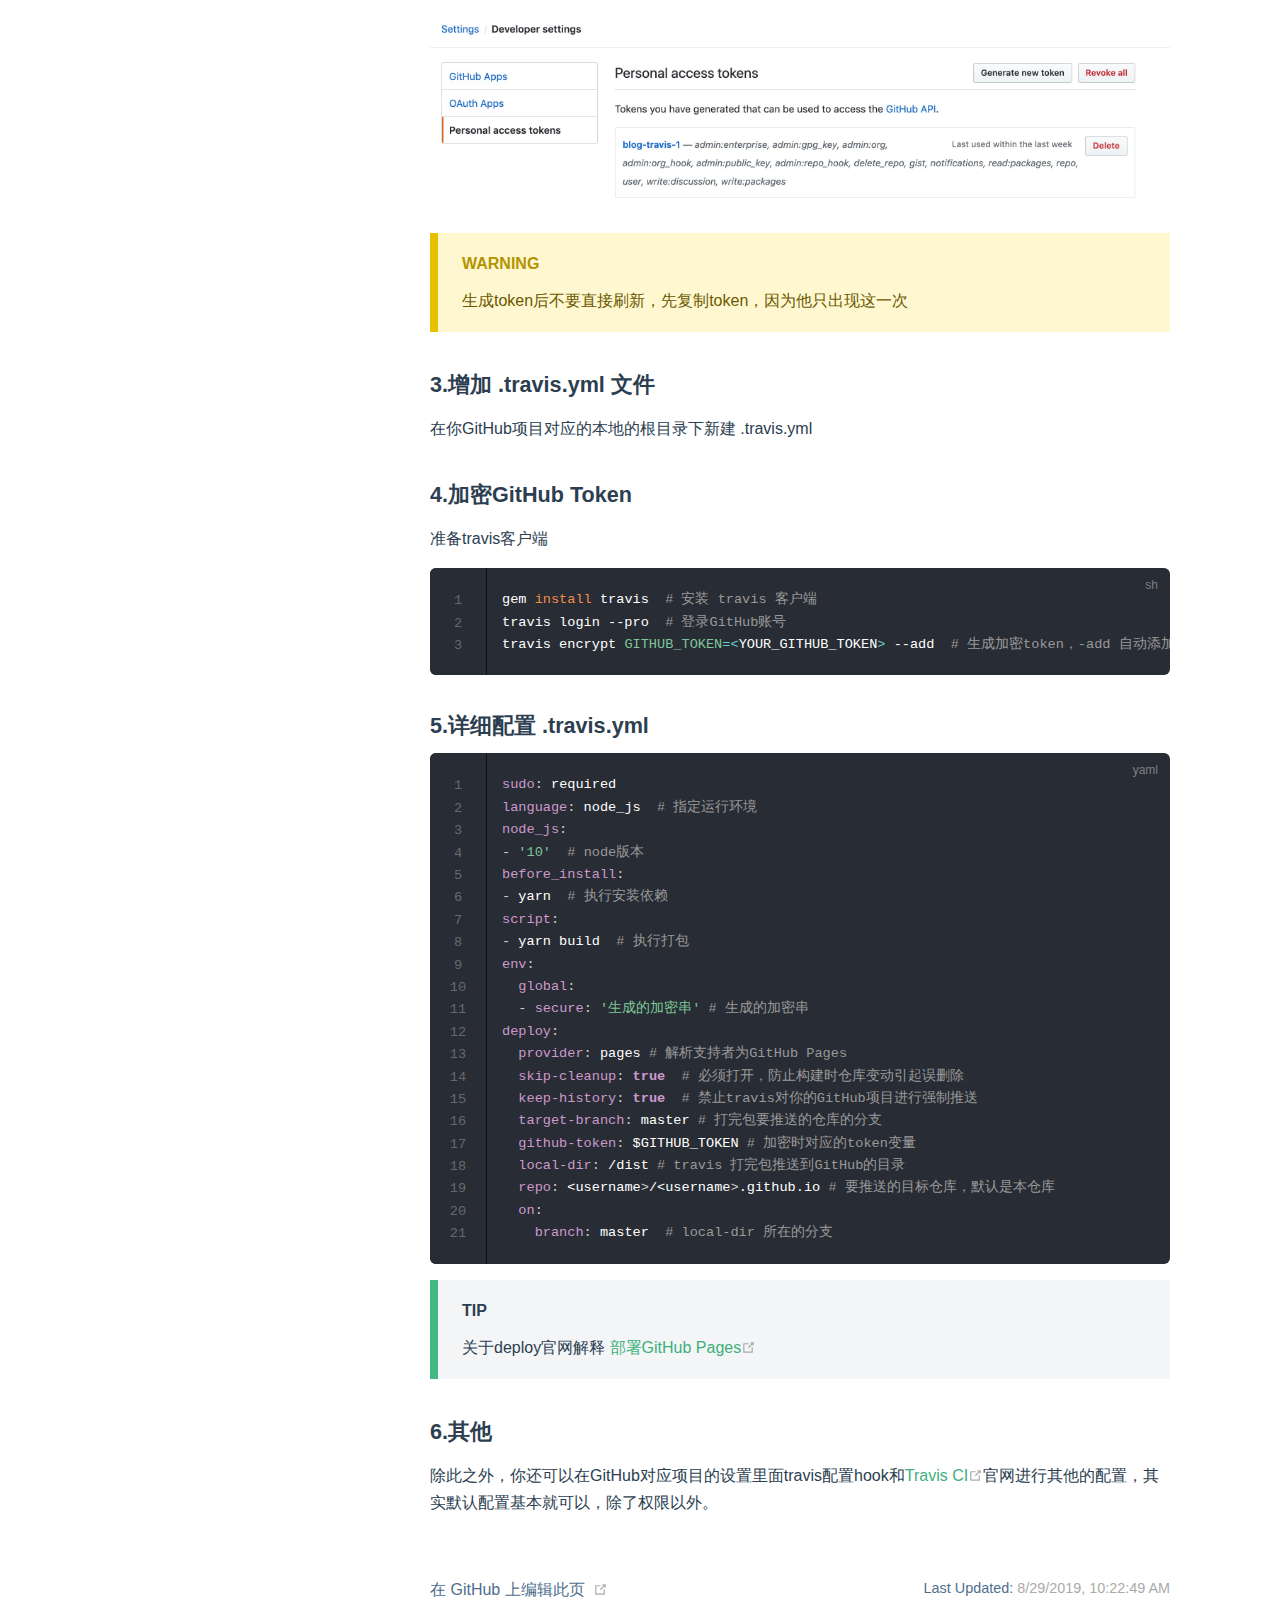
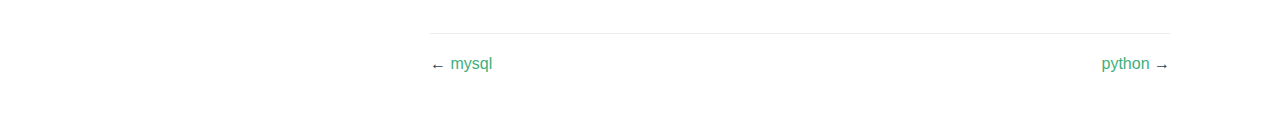
<file: blog/github.html>
<!DOCTYPE html>
<html lang="en-US">
  <head>
    <meta charset="utf-8">
    <meta name="viewport" content="width=device-width,initial-scale=1">
    <title>部署Github Pages的记录 |  JanssenZhang的博客</title>
    <meta name="description" content="欢迎来访">
    <link rel="icon" href="/logo.png">
    
    <link rel="preload" href="/assets/css/0.styles.9a4bacdc.css" as="style"><link rel="preload" href="/assets/js/app.0e3aea1b.js" as="script"><link rel="preload" href="/assets/js/2.ed0e0a48.js" as="script"><link rel="preload" href="/assets/js/11.e2c2cd2b.js" as="script"><link rel="prefetch" href="/assets/js/10.03ef0b13.js"><link rel="prefetch" href="/assets/js/12.93cc900e.js"><link rel="prefetch" href="/assets/js/13.b6d6c516.js"><link rel="prefetch" href="/assets/js/14.ef890e56.js"><link rel="prefetch" href="/assets/js/15.0c1b2da4.js"><link rel="prefetch" href="/assets/js/16.7a9ae6ca.js"><link rel="prefetch" href="/assets/js/17.bc6491e1.js"><link rel="prefetch" href="/assets/js/18.e6e10a4d.js"><link rel="prefetch" href="/assets/js/3.e8d7b161.js"><link rel="prefetch" href="/assets/js/4.b78db034.js"><link rel="prefetch" href="/assets/js/5.7afb389f.js"><link rel="prefetch" href="/assets/js/6.46915e2e.js"><link rel="prefetch" href="/assets/js/7.ec373cae.js"><link rel="prefetch" href="/assets/js/8.7d4deaa0.js"><link rel="prefetch" href="/assets/js/9.71478607.js">
    <link rel="stylesheet" href="/assets/css/0.styles.9a4bacdc.css">
  </head>
  <body>
    <div id="app" data-server-rendered="true"><div class="theme-container"><header class="navbar"><div class="sidebar-button"><svg xmlns="http://www.w3.org/2000/svg" aria-hidden="true" role="img" viewBox="0 0 448 512" class="icon"><path fill="currentColor" d="M436 124H12c-6.627 0-12-5.373-12-12V80c0-6.627 5.373-12 12-12h424c6.627 0 12 5.373 12 12v32c0 6.627-5.373 12-12 12zm0 160H12c-6.627 0-12-5.373-12-12v-32c0-6.627 5.373-12 12-12h424c6.627 0 12 5.373 12 12v32c0 6.627-5.373 12-12 12zm0 160H12c-6.627 0-12-5.373-12-12v-32c0-6.627 5.373-12 12-12h424c6.627 0 12 5.373 12 12v32c0 6.627-5.373 12-12 12z"></path></svg></div> <a href="/" class="home-link router-link-active"><!----> <span class="site-name"> JanssenZhang的博客</span></a> <div class="links"><div class="search-box"><input aria-label="Search" autocomplete="off" spellcheck="false" value=""> <!----></div> <nav class="nav-links can-hide"><div class="nav-item"><a href="/blog/" class="nav-link router-link-active">博客</a></div><div class="nav-item"><a href="/apple/" class="nav-link">测试</a></div> <a href="https://github.com/JanssenZhang/JayBlog" target="_blank" rel="noopener noreferrer" class="repo-link">
    GitHub
    <svg xmlns="http://www.w3.org/2000/svg" aria-hidden="true" x="0px" y="0px" viewBox="0 0 100 100" width="15" height="15" class="icon outbound"><path fill="currentColor" d="M18.8,85.1h56l0,0c2.2,0,4-1.8,4-4v-32h-8v28h-48v-48h28v-8h-32l0,0c-2.2,0-4,1.8-4,4v56C14.8,83.3,16.6,85.1,18.8,85.1z"></path> <polygon fill="currentColor" points="45.7,48.7 51.3,54.3 77.2,28.5 77.2,37.2 85.2,37.2 85.2,14.9 62.8,14.9 62.8,22.9 71.5,22.9"></polygon></svg></a></nav></div></header> <div class="sidebar-mask"></div> <aside class="sidebar"><nav class="nav-links"><div class="nav-item"><a href="/blog/" class="nav-link router-link-active">博客</a></div><div class="nav-item"><a href="/apple/" class="nav-link">测试</a></div> <a href="https://github.com/JanssenZhang/JayBlog" target="_blank" rel="noopener noreferrer" class="repo-link">
    GitHub
    <svg xmlns="http://www.w3.org/2000/svg" aria-hidden="true" x="0px" y="0px" viewBox="0 0 100 100" width="15" height="15" class="icon outbound"><path fill="currentColor" d="M18.8,85.1h56l0,0c2.2,0,4-1.8,4-4v-32h-8v28h-48v-48h28v-8h-32l0,0c-2.2,0-4,1.8-4,4v56C14.8,83.3,16.6,85.1,18.8,85.1z"></path> <polygon fill="currentColor" points="45.7,48.7 51.3,54.3 77.2,28.5 77.2,37.2 85.2,37.2 85.2,14.9 62.8,14.9 62.8,22.9 71.5,22.9"></polygon></svg></a></nav>  <ul class="sidebar-links"><li><section class="sidebar-group depth-0"><p class="sidebar-heading"><span>PHP</span> <!----></p> <ul class="sidebar-links sidebar-group-items"><li><a href="/blog/php-basis.html" class="sidebar-link">基础语法</a></li><li><a href="/blog/php-oop.html" class="sidebar-link">面向对象</a></li><li><a href="/blog/php-function.html" class="sidebar-link">可用函数</a></li><li><a href="/blog/php-mysql.html" class="sidebar-link">mysql</a></li></ul></section></li><li><section class="sidebar-group depth-0"><p class="sidebar-heading open"><span>部署相关</span> <!----></p> <ul class="sidebar-links sidebar-group-items"><li><a href="/blog/github.html" class="active sidebar-link">部署Github Pages的记录</a><ul class="sidebar-sub-headers"><li class="sidebar-sub-header"><a href="/blog/github.html#github-pages" class="sidebar-link">Github Pages</a></li><li class="sidebar-sub-header"><a href="/blog/github.html#travis-ci" class="sidebar-link">Travis CI</a></li><li class="sidebar-sub-header"><a href="/blog/github.html#部署步骤" class="sidebar-link">部署步骤</a></li></ul></li></ul></section></li><li><section class="sidebar-group depth-0"><p class="sidebar-heading"><span>Python</span> <!----></p> <ul class="sidebar-links sidebar-group-items"><li><a href="/blog/python-basic.html" class="sidebar-link">python</a></li></ul></section></li><li><section class="sidebar-group depth-0"><p class="sidebar-heading"><span>其他</span> <!----></p> <ul class="sidebar-links sidebar-group-items"><li><a href="/blog/pwa.html" class="sidebar-link">构建PWA应用</a></li></ul></section></li></ul> </aside> <main class="page"> <div class="theme-default-content content__default"><h1 id="部署github-pages的记录"><a href="#部署github-pages的记录" class="header-anchor">#</a> 部署Github Pages的记录</h1> <p>Github Pages 不能运行动态程序，只能输出一些静态内容。因此 Github Pages 非常适合用于前端项目的展示。可用于存放项目介绍、项目文档或者个人博客。本文介绍了怎么用 Travis CI 自动化部署 Github Pages。</p> <h2 id="github-pages"><a href="#github-pages" class="header-anchor">#</a> Github Pages</h2> <p><img src="/1567068170917.jpg" alt="Github Pages"><br></p> <p>是GitHub为每一位Gitgay提供的静态页面服务，<a href="https://pages.github.com/" target="_blank" rel="noopener noreferrer">GitHub Pages<svg xmlns="http://www.w3.org/2000/svg" aria-hidden="true" x="0px" y="0px" viewBox="0 0 100 100" width="15" height="15" class="icon outbound"><path fill="currentColor" d="M18.8,85.1h56l0,0c2.2,0,4-1.8,4-4v-32h-8v28h-48v-48h28v-8h-32l0,0c-2.2,0-4,1.8-4,4v56C14.8,83.3,16.6,85.1,18.8,85.1z"></path> <polygon fill="currentColor" points="45.7,48.7 51.3,54.3 77.2,28.5 77.2,37.2 85.2,37.2 85.2,14.9 62.8,14.9 62.8,22.9 71.5,22.9"></polygon></svg></a>官网</p> <ul><li>每个账号有一个顶级的域名 <code>&lt;username&gt;.github.io</code> <ul><li>顶级域名的部署需要创建一个<code>&lt;username&gt;.github.io</code>这个名字的仓库</li></ul></li> <li>每个仓库有一个仓库名对应的 <code>&lt;username&gt;.github.io/&lt;repoName&gt;/</code> <ul><li>默认不启用GitHub Pages，在仓库setting中设置</li></ul></li></ul> <h2 id="travis-ci"><a href="#travis-ci" class="header-anchor">#</a> Travis CI</h2> <p><img src="/TravisCI.png" alt="Travis CI"><br> <a href="https://travis-ci.com" target="_blank" rel="noopener noreferrer">Travis CI<svg xmlns="http://www.w3.org/2000/svg" aria-hidden="true" x="0px" y="0px" viewBox="0 0 100 100" width="15" height="15" class="icon outbound"><path fill="currentColor" d="M18.8,85.1h56l0,0c2.2,0,4-1.8,4-4v-32h-8v28h-48v-48h28v-8h-32l0,0c-2.2,0-4,1.8-4,4v56C14.8,83.3,16.6,85.1,18.8,85.1z"></path> <polygon fill="currentColor" points="45.7,48.7 51.3,54.3 77.2,28.5 77.2,37.2 85.2,37.2 85.2,14.9 62.8,14.9 62.8,22.9 71.5,22.9"></polygon></svg></a> 提供的是持续集成服务（Continuous Integration，简称 CI）。它绑定 Github 上面的项目，只要有新的代码，就会自动抓取。然后，提供一个运行环境，执行测试，完成构建，还能部署到服务器。</p> <p>持续集成指的是只要代码有变更，就自动运行构建和测试，反馈运行结果。确保符合预期以后，再将新代码&quot;集成&quot;到主干。</p> <p>持续集成的好处在于，每次代码的小幅变更，就能看到运行结果，从而不断累积小的变更，而不是在开发周期结束时，一下子合并一大块代码。</p> <h2 id="部署步骤"><a href="#部署步骤" class="header-anchor">#</a> 部署步骤</h2> <h3 id="_1-安装-github-app"><a href="#_1-安装-github-app" class="header-anchor">#</a> 1.安装 GitHub App</h3> <p>在 <a href="https://github.com/marketplace" target="_blank" rel="noopener noreferrer">Github Market Place<svg xmlns="http://www.w3.org/2000/svg" aria-hidden="true" x="0px" y="0px" viewBox="0 0 100 100" width="15" height="15" class="icon outbound"><path fill="currentColor" d="M18.8,85.1h56l0,0c2.2,0,4-1.8,4-4v-32h-8v28h-48v-48h28v-8h-32l0,0c-2.2,0-4,1.8-4,4v56C14.8,83.3,16.6,85.1,18.8,85.1z"></path> <polygon fill="currentColor" points="45.7,48.7 51.3,54.3 77.2,28.5 77.2,37.2 85.2,37.2 85.2,14.9 62.8,14.9 62.8,22.9 71.5,22.9"></polygon></svg></a>安装 Travis CI。配置项目权限。<br>
当然你也可以在安装完之后再配置，在 GitHub个人账户&gt;setting&gt;Applications 下找到 Travis CI,</p> <h3 id="_2-配置github-token"><a href="#_2-配置github-token" class="header-anchor">#</a> 2.配置GitHub Token</h3> <p>在  GitHub 的 Developer settings<br>
token的权限后期可以修改</p> <p><img src="/1567063318001.jpg"><br></p> <div class="custom-block warning"><p class="custom-block-title">WARNING</p> <p>生成token后不要直接刷新，先复制token，因为他只出现这一次</p></div> <h3 id="_3-增加-travis-yml-文件"><a href="#_3-增加-travis-yml-文件" class="header-anchor">#</a> 3.增加 .travis.yml 文件</h3> <p>在你GitHub项目对应的本地的根目录下新建 .travis.yml</p> <h3 id="_4-加密github-token"><a href="#_4-加密github-token" class="header-anchor">#</a> 4.加密GitHub Token</h3> <p>准备travis客户端</p> <div class="language-sh line-numbers-mode"><pre class="language-sh"><code>gem <span class="token function">install</span> travis  <span class="token comment"># 安装 travis 客户端</span>
travis login --pro  <span class="token comment"># 登录GitHub账号</span>
travis encrypt <span class="token assign-left variable">GITHUB_TOKEN</span><span class="token operator">=</span><span class="token operator">&lt;</span>YOUR_GITHUB_TOKEN<span class="token operator">&gt;</span> --add  <span class="token comment"># 生成加密token，-add 自动添加到.travis.yml，因为他不会自动生成所以前面我们先添加了.travis.yml这个文件</span>
</code></pre> <div class="line-numbers-wrapper"><span class="line-number">1</span><br><span class="line-number">2</span><br><span class="line-number">3</span><br></div></div><h3 id="_5-详细配置-travis-yml"><a href="#_5-详细配置-travis-yml" class="header-anchor">#</a> 5.详细配置 .travis.yml</h3> <div class="language-yaml line-numbers-mode"><pre class="language-yaml"><code><span class="token key atrule">sudo</span><span class="token punctuation">:</span> required
<span class="token key atrule">language</span><span class="token punctuation">:</span> node_js  <span class="token comment"># 指定运行环境</span>
<span class="token key atrule">node_js</span><span class="token punctuation">:</span>  
<span class="token punctuation">-</span> <span class="token string">'10'</span>  <span class="token comment"># node版本</span>
<span class="token key atrule">before_install</span><span class="token punctuation">:</span>
<span class="token punctuation">-</span> yarn  <span class="token comment"># 执行安装依赖</span>
<span class="token key atrule">script</span><span class="token punctuation">:</span>
<span class="token punctuation">-</span> yarn build  <span class="token comment"># 执行打包</span>
<span class="token key atrule">env</span><span class="token punctuation">:</span>
  <span class="token key atrule">global</span><span class="token punctuation">:</span>
  <span class="token punctuation">-</span> <span class="token key atrule">secure</span><span class="token punctuation">:</span> <span class="token string">'生成的加密串'</span> <span class="token comment"># 生成的加密串</span>
<span class="token key atrule">deploy</span><span class="token punctuation">:</span>
  <span class="token key atrule">provider</span><span class="token punctuation">:</span> pages <span class="token comment"># 解析支持者为GitHub Pages</span>
  <span class="token key atrule">skip-cleanup</span><span class="token punctuation">:</span> <span class="token boolean important">true  </span><span class="token comment"># 必须打开，防止构建时仓库变动引起误删除</span>
  <span class="token key atrule">keep-history</span><span class="token punctuation">:</span> <span class="token boolean important">true  </span><span class="token comment"># 禁止travis对你的GitHub项目进行强制推送</span>
  <span class="token key atrule">target-branch</span><span class="token punctuation">:</span> master <span class="token comment"># 打完包要推送的仓库的分支</span>
  <span class="token key atrule">github-token</span><span class="token punctuation">:</span> $GITHUB_TOKEN <span class="token comment"># 加密时对应的token变量</span>
  <span class="token key atrule">local-dir</span><span class="token punctuation">:</span> /dist <span class="token comment"># travis 打完包推送到GitHub的目录</span>
  <span class="token key atrule">repo</span><span class="token punctuation">:</span> &lt;username<span class="token punctuation">&gt;</span>/&lt;username<span class="token punctuation">&gt;</span>.github.io <span class="token comment"># 要推送的目标仓库，默认是本仓库</span>
  <span class="token key atrule">on</span><span class="token punctuation">:</span>
    <span class="token key atrule">branch</span><span class="token punctuation">:</span> master  <span class="token comment"># local-dir 所在的分支</span>
</code></pre> <div class="line-numbers-wrapper"><span class="line-number">1</span><br><span class="line-number">2</span><br><span class="line-number">3</span><br><span class="line-number">4</span><br><span class="line-number">5</span><br><span class="line-number">6</span><br><span class="line-number">7</span><br><span class="line-number">8</span><br><span class="line-number">9</span><br><span class="line-number">10</span><br><span class="line-number">11</span><br><span class="line-number">12</span><br><span class="line-number">13</span><br><span class="line-number">14</span><br><span class="line-number">15</span><br><span class="line-number">16</span><br><span class="line-number">17</span><br><span class="line-number">18</span><br><span class="line-number">19</span><br><span class="line-number">20</span><br><span class="line-number">21</span><br></div></div><div class="custom-block tip"><p class="custom-block-title">TIP</p> <p>关于deploy官网解释 <a href="https://docs.travis-ci.com/user/deployment/pages/" target="_blank" rel="noopener noreferrer">部署GitHub Pages<svg xmlns="http://www.w3.org/2000/svg" aria-hidden="true" x="0px" y="0px" viewBox="0 0 100 100" width="15" height="15" class="icon outbound"><path fill="currentColor" d="M18.8,85.1h56l0,0c2.2,0,4-1.8,4-4v-32h-8v28h-48v-48h28v-8h-32l0,0c-2.2,0-4,1.8-4,4v56C14.8,83.3,16.6,85.1,18.8,85.1z"></path> <polygon fill="currentColor" points="45.7,48.7 51.3,54.3 77.2,28.5 77.2,37.2 85.2,37.2 85.2,14.9 62.8,14.9 62.8,22.9 71.5,22.9"></polygon></svg></a></p></div> <h3 id="_6-其他"><a href="#_6-其他" class="header-anchor">#</a> 6.其他</h3> <p>除此之外，你还可以在GitHub对应项目的设置里面travis配置hook和<a href="https://travis-ci.com" target="_blank" rel="noopener noreferrer">Travis CI<svg xmlns="http://www.w3.org/2000/svg" aria-hidden="true" x="0px" y="0px" viewBox="0 0 100 100" width="15" height="15" class="icon outbound"><path fill="currentColor" d="M18.8,85.1h56l0,0c2.2,0,4-1.8,4-4v-32h-8v28h-48v-48h28v-8h-32l0,0c-2.2,0-4,1.8-4,4v56C14.8,83.3,16.6,85.1,18.8,85.1z"></path> <polygon fill="currentColor" points="45.7,48.7 51.3,54.3 77.2,28.5 77.2,37.2 85.2,37.2 85.2,14.9 62.8,14.9 62.8,22.9 71.5,22.9"></polygon></svg></a>官网进行其他的配置，其实默认配置基本就可以，除了权限以外。</p></div> <footer class="page-edit"><div class="edit-link"><a href="https://github.com/JanssenZhang/JayBlog/edit/master/docs/blog/github.md" target="_blank" rel="noopener noreferrer">在 GitHub 上编辑此页</a> <svg xmlns="http://www.w3.org/2000/svg" aria-hidden="true" x="0px" y="0px" viewBox="0 0 100 100" width="15" height="15" class="icon outbound"><path fill="currentColor" d="M18.8,85.1h56l0,0c2.2,0,4-1.8,4-4v-32h-8v28h-48v-48h28v-8h-32l0,0c-2.2,0-4,1.8-4,4v56C14.8,83.3,16.6,85.1,18.8,85.1z"></path> <polygon fill="currentColor" points="45.7,48.7 51.3,54.3 77.2,28.5 77.2,37.2 85.2,37.2 85.2,14.9 62.8,14.9 62.8,22.9 71.5,22.9"></polygon></svg></div> <div class="last-updated"><span class="prefix">Last Updated:</span> <span class="time">8/29/2019, 10:22:49 AM</span></div></footer> <div class="page-nav"><p class="inner"><span class="prev">
      ←
      <a href="/blog/php-mysql.html" class="prev">mysql</a></span> <span class="next"><a href="/blog/python-basic.html">python</a>
      →
    </span></p></div> </main></div><div class="global-ui"><!----></div></div>
    <script src="/assets/js/app.0e3aea1b.js" defer></script><script src="/assets/js/2.ed0e0a48.js" defer></script><script src="/assets/js/11.e2c2cd2b.js" defer></script>
  </body>
</html>
</file>
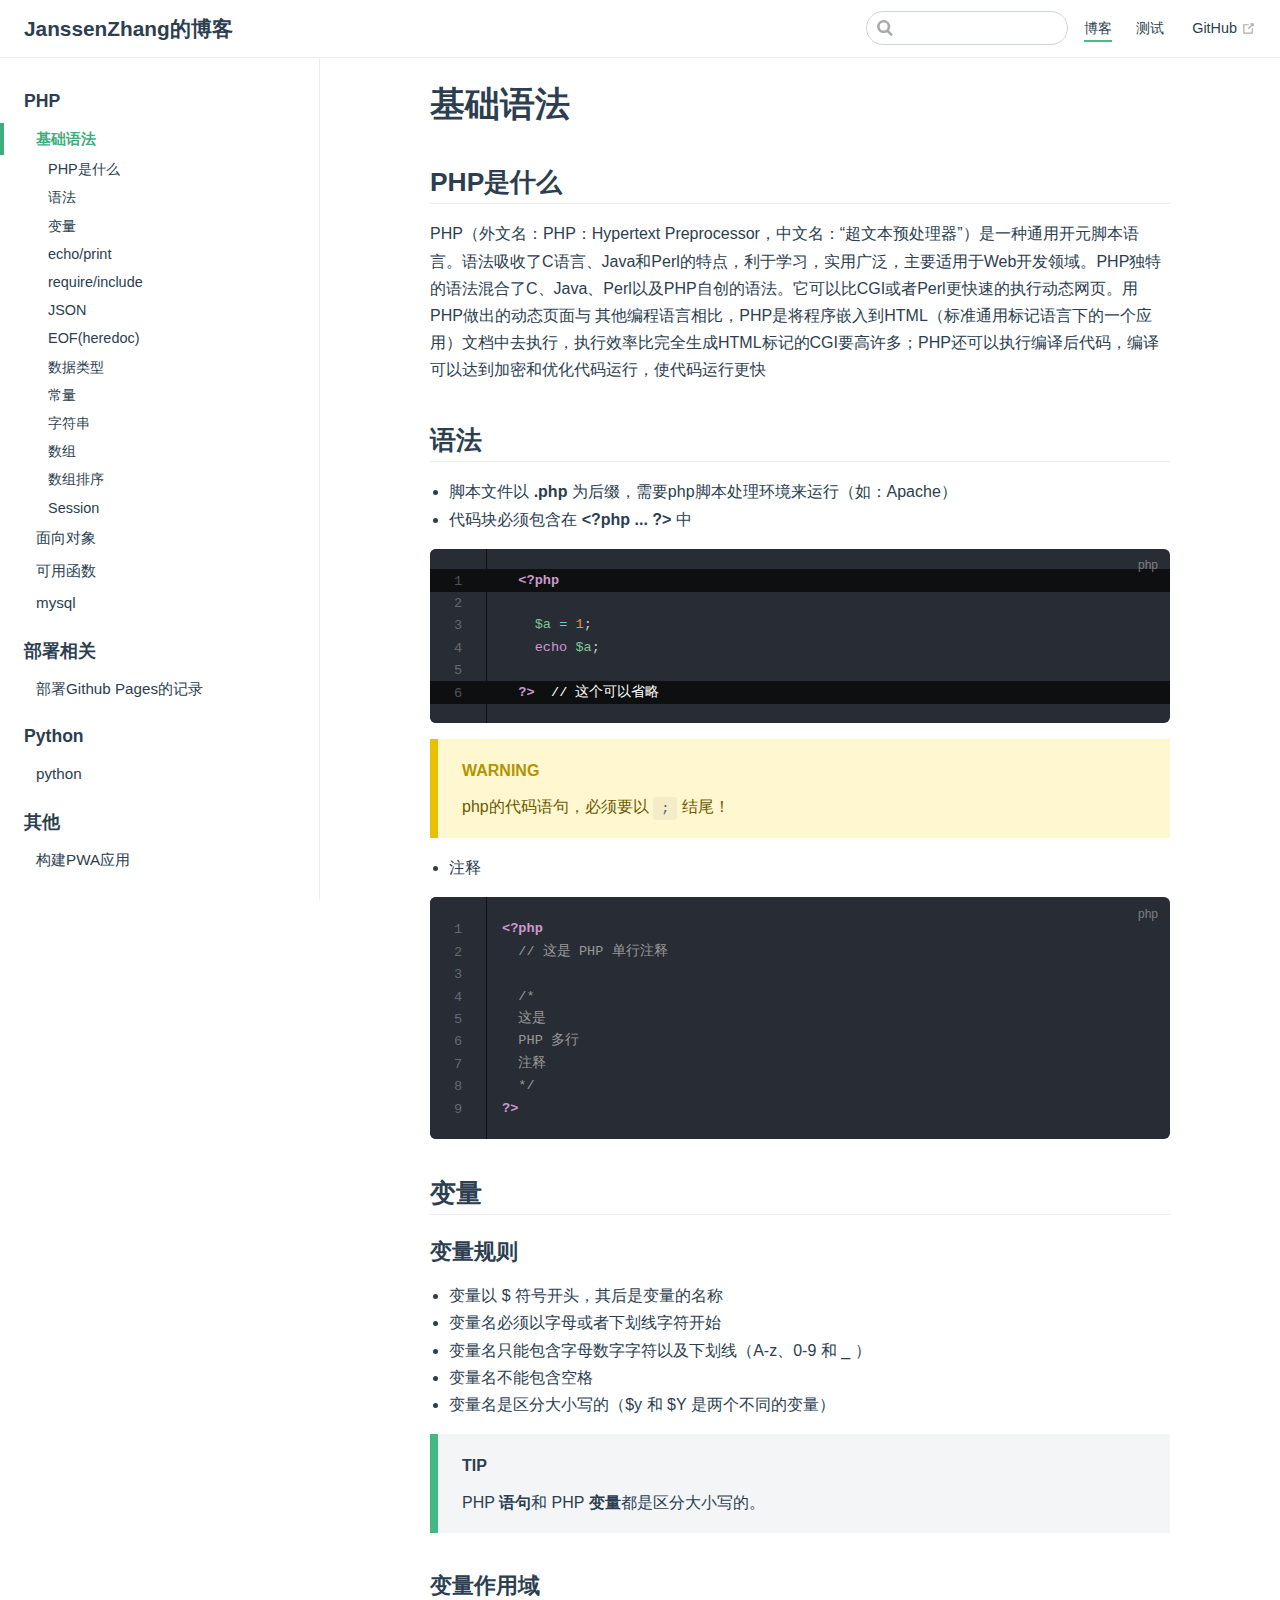
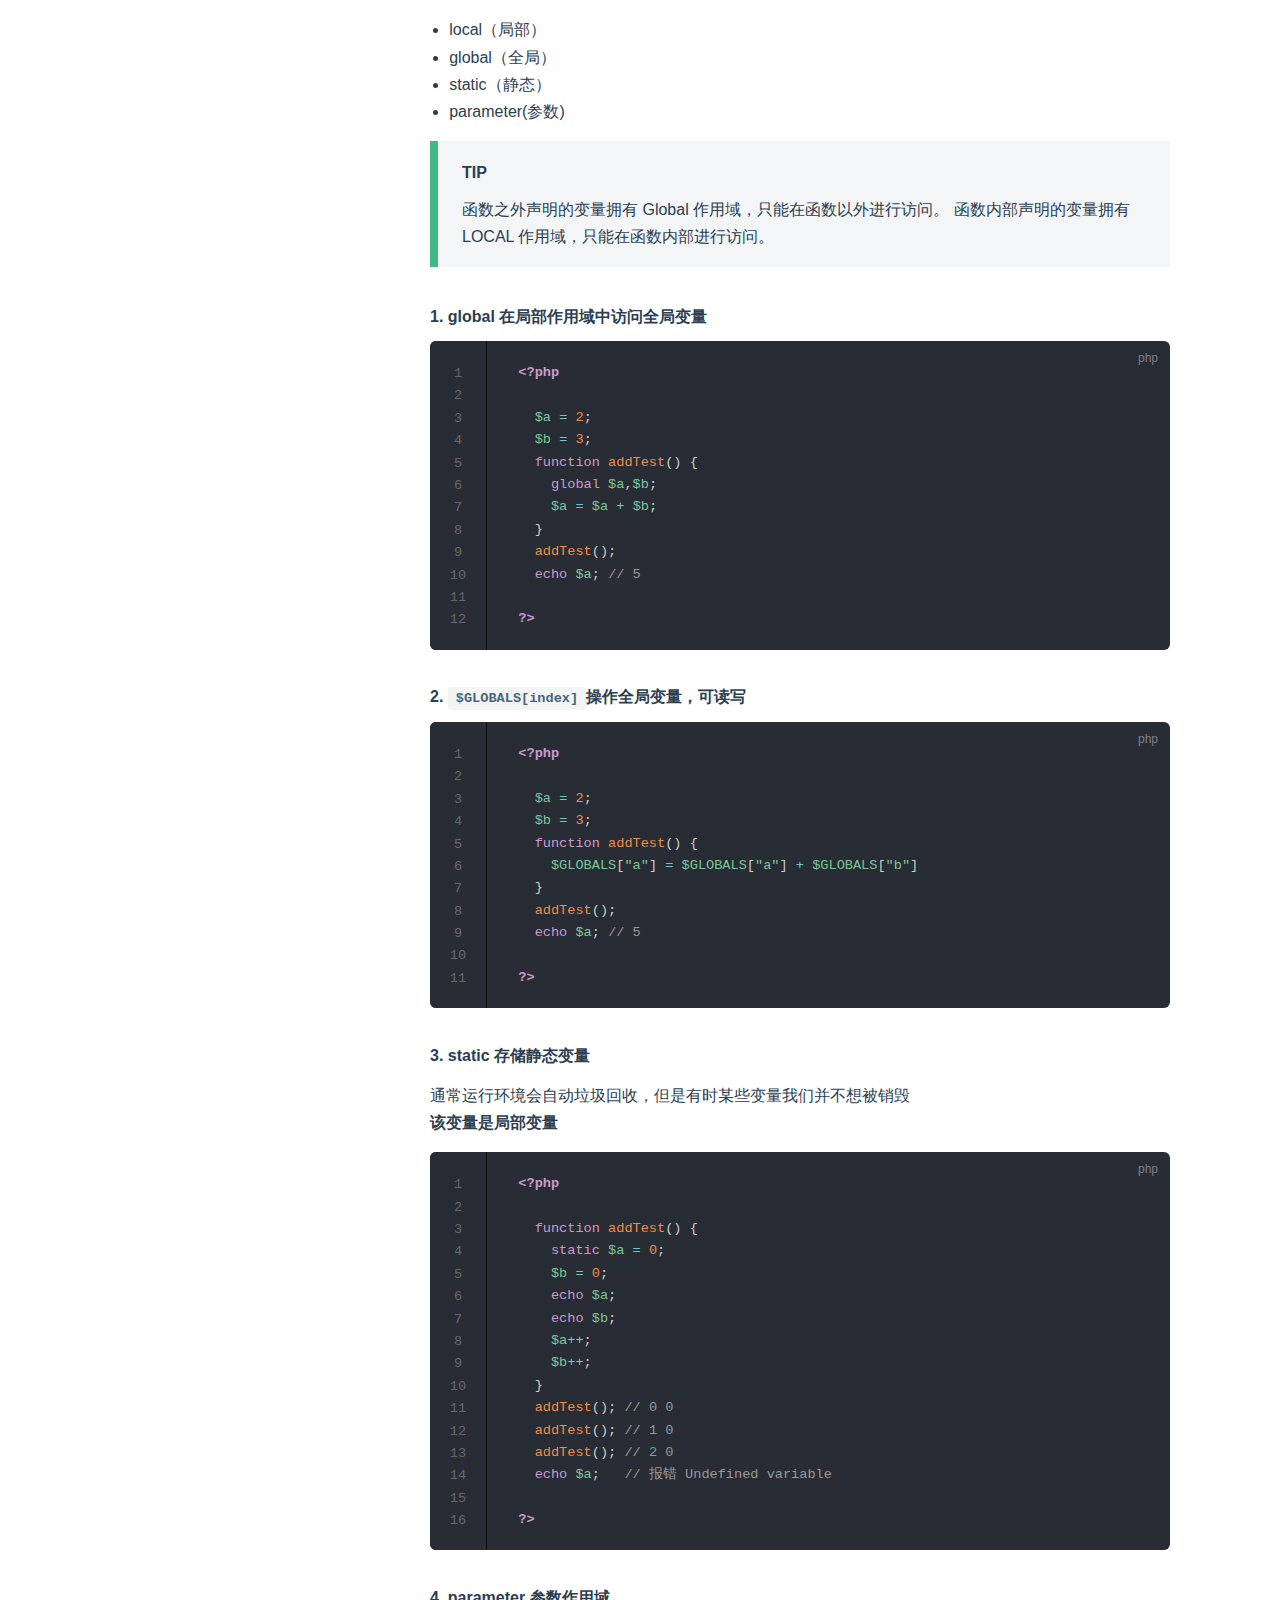
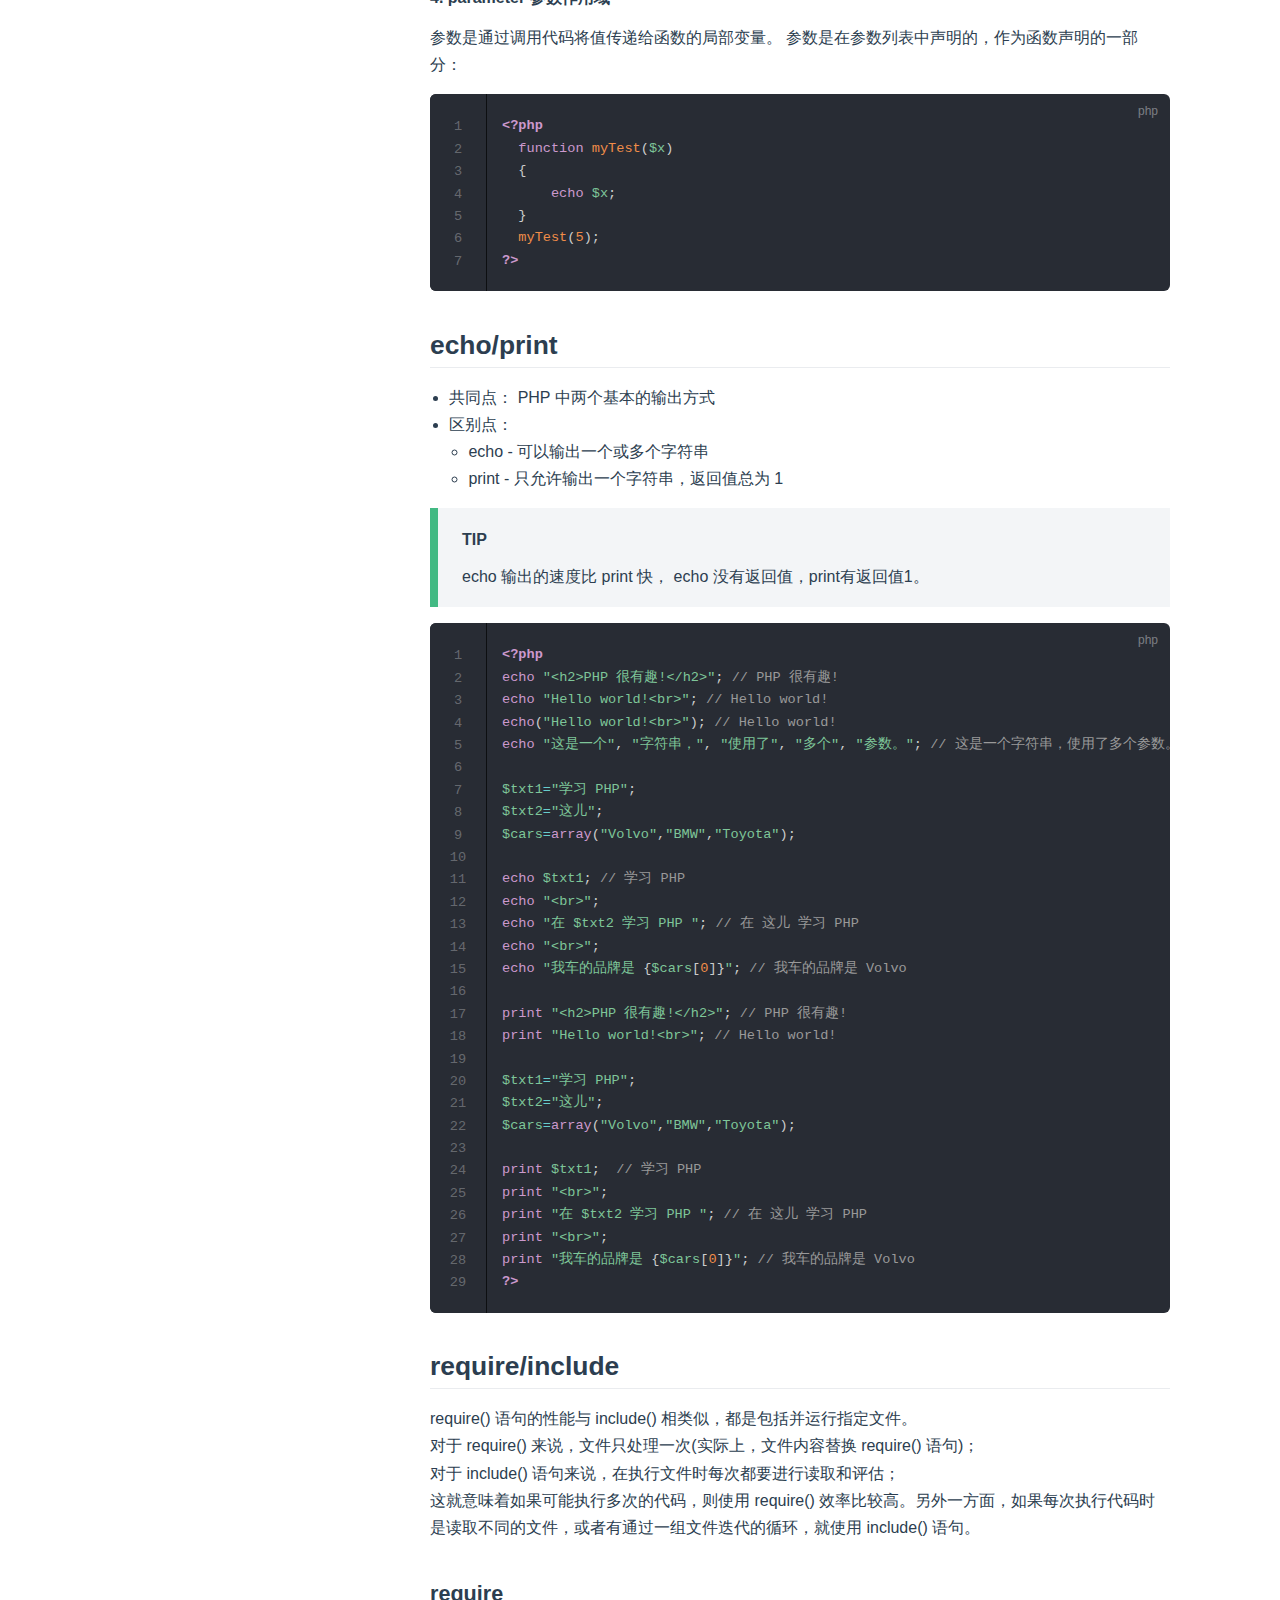
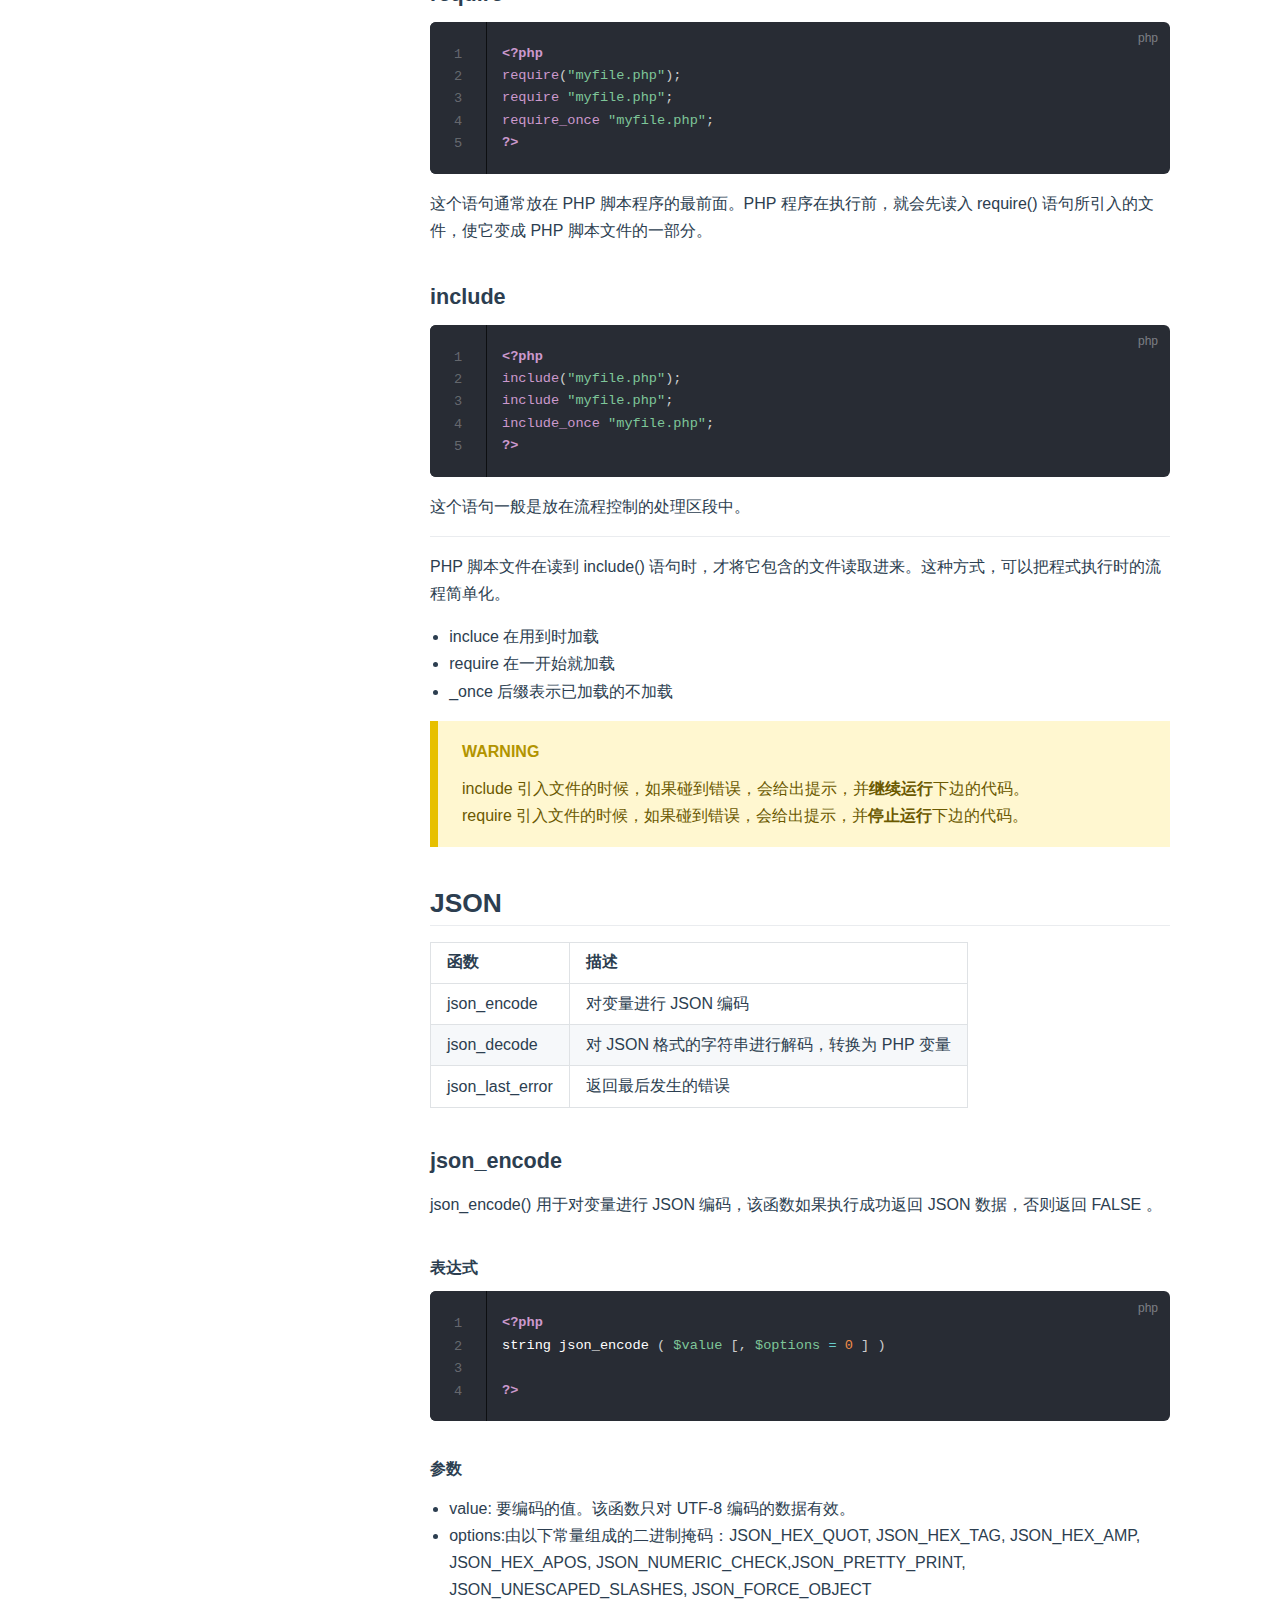
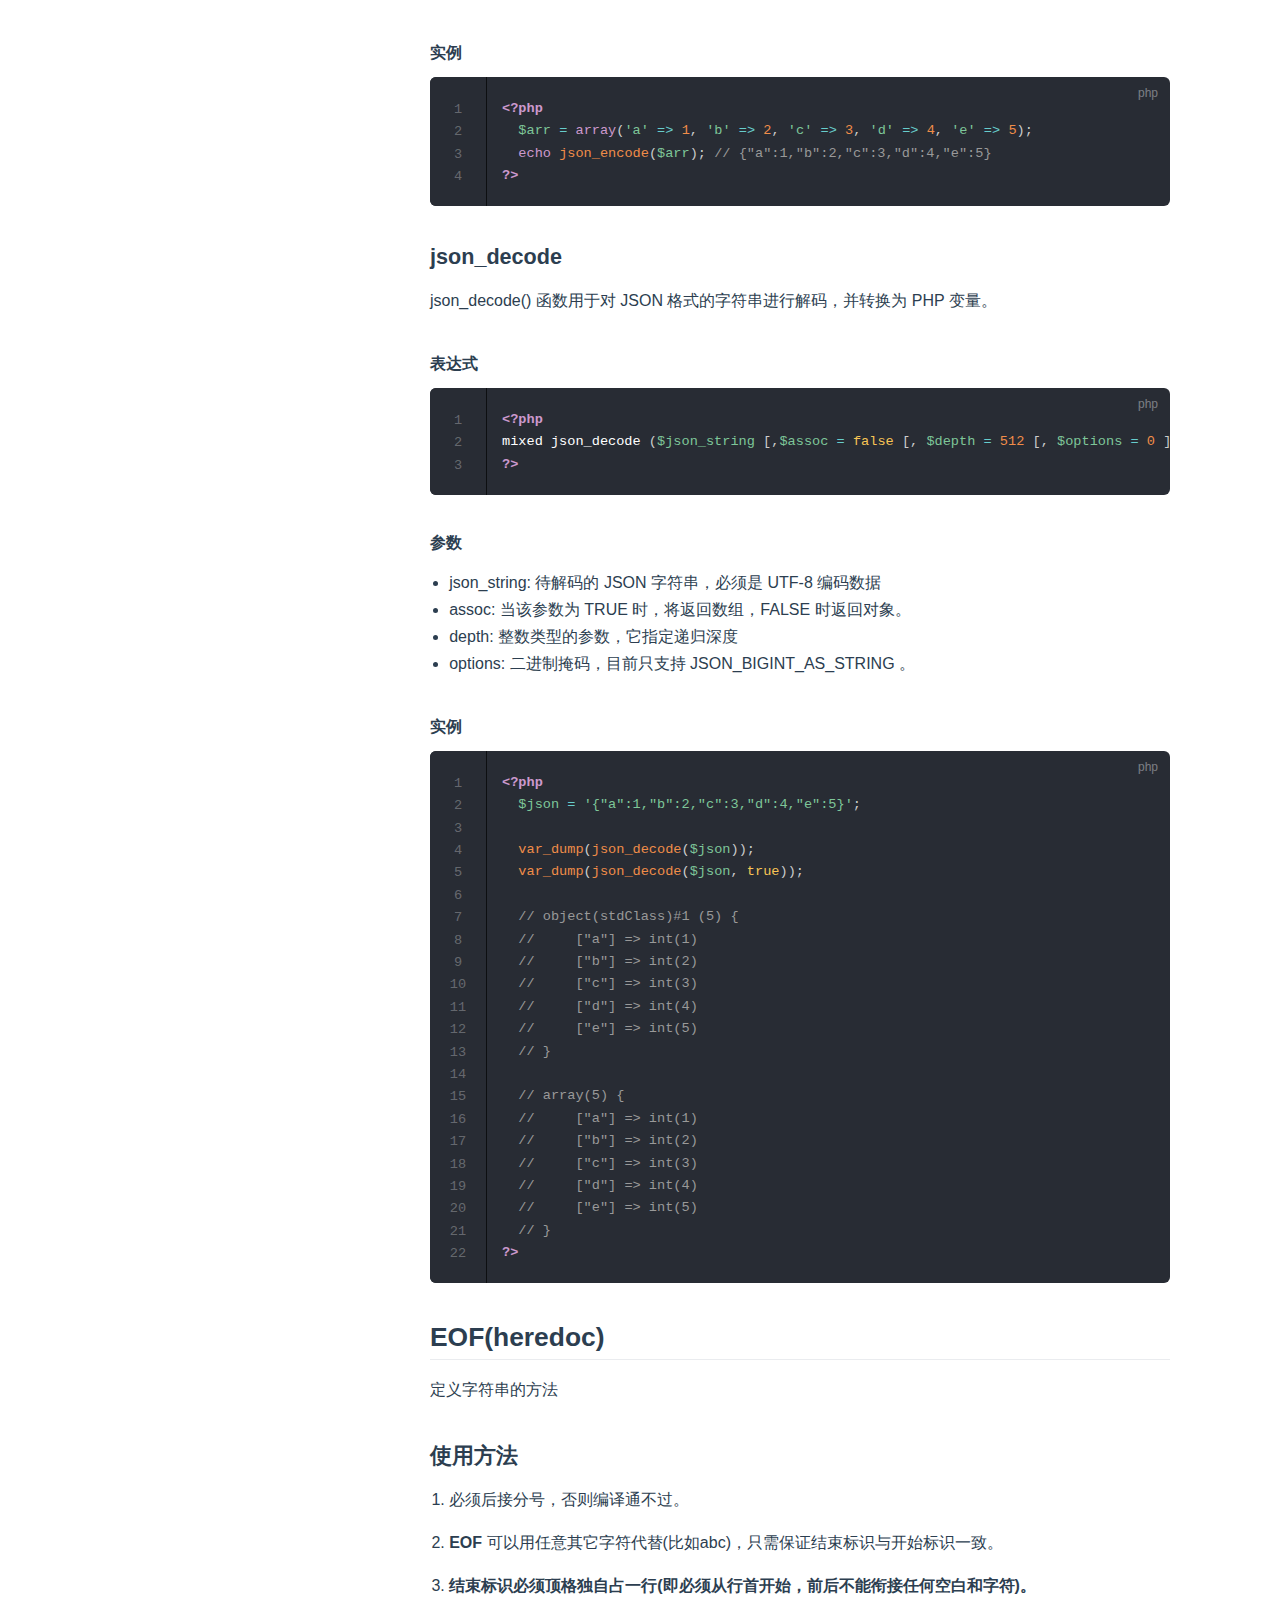
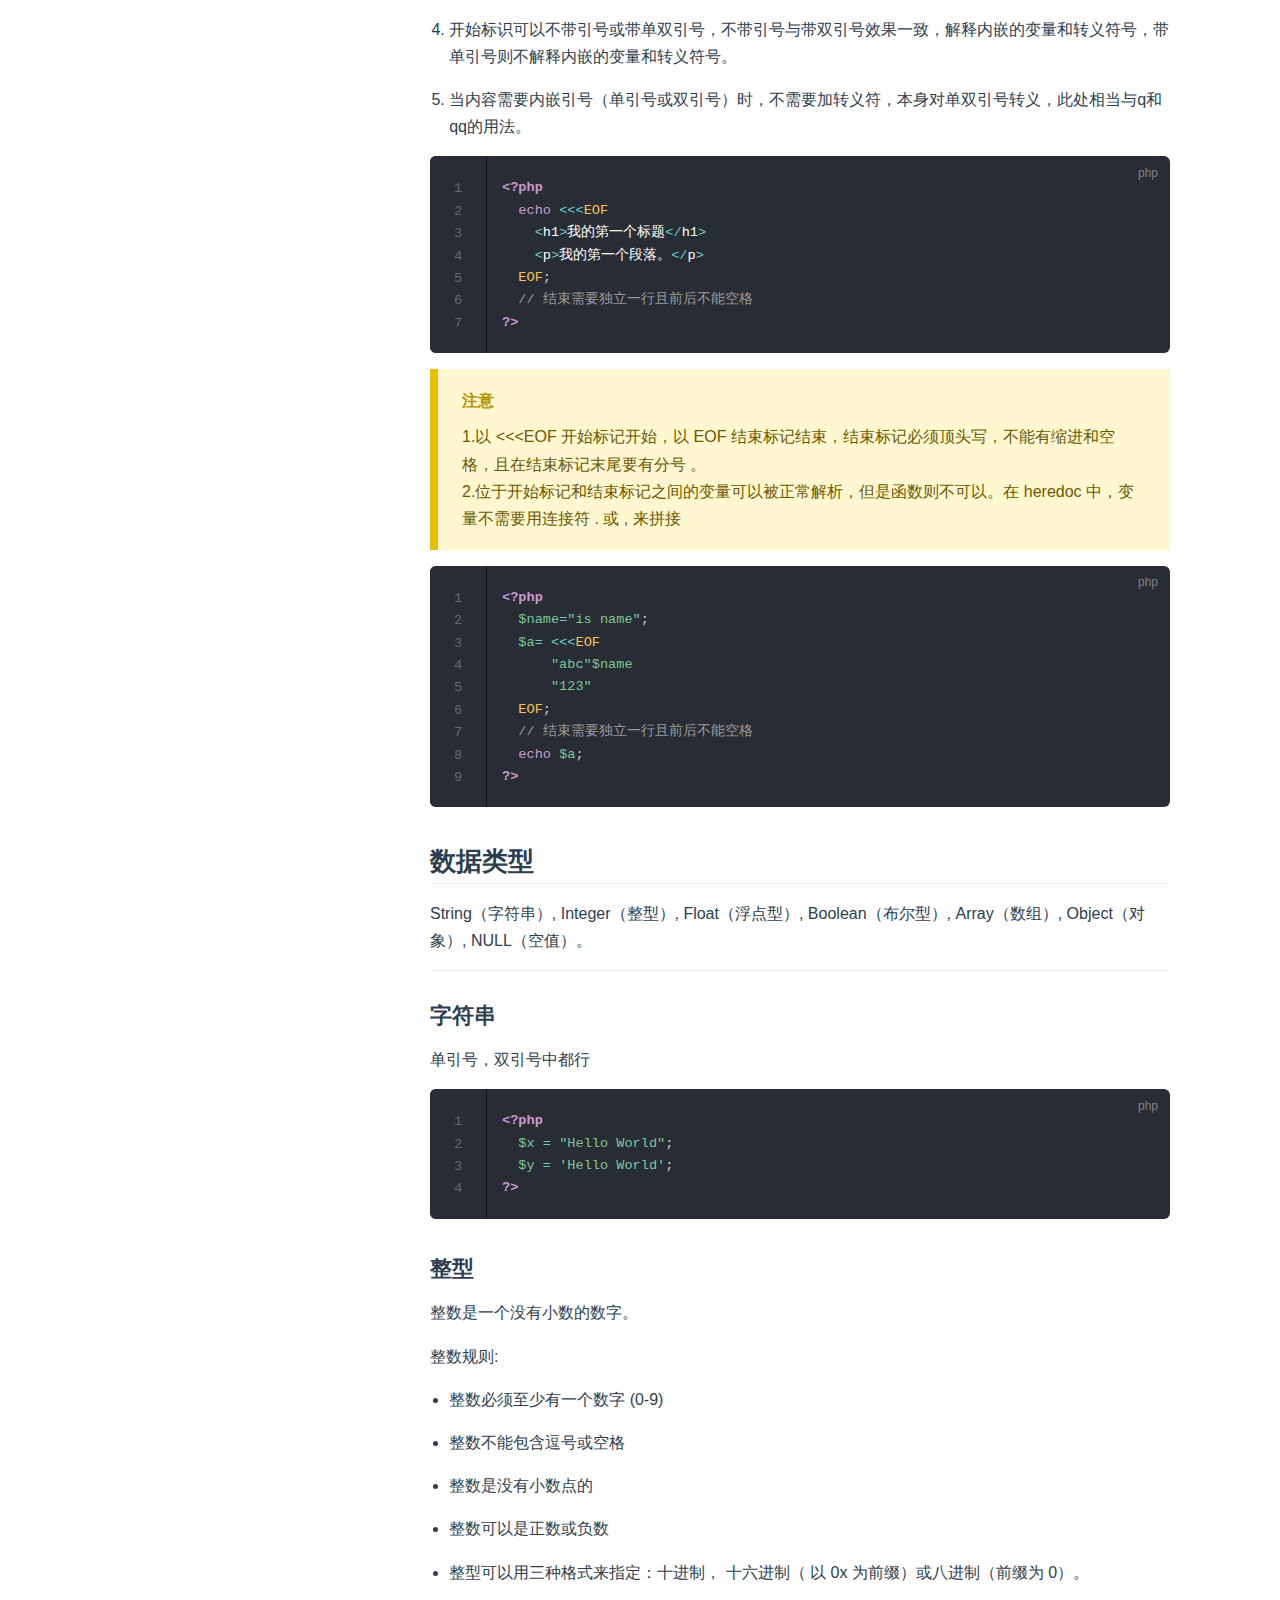
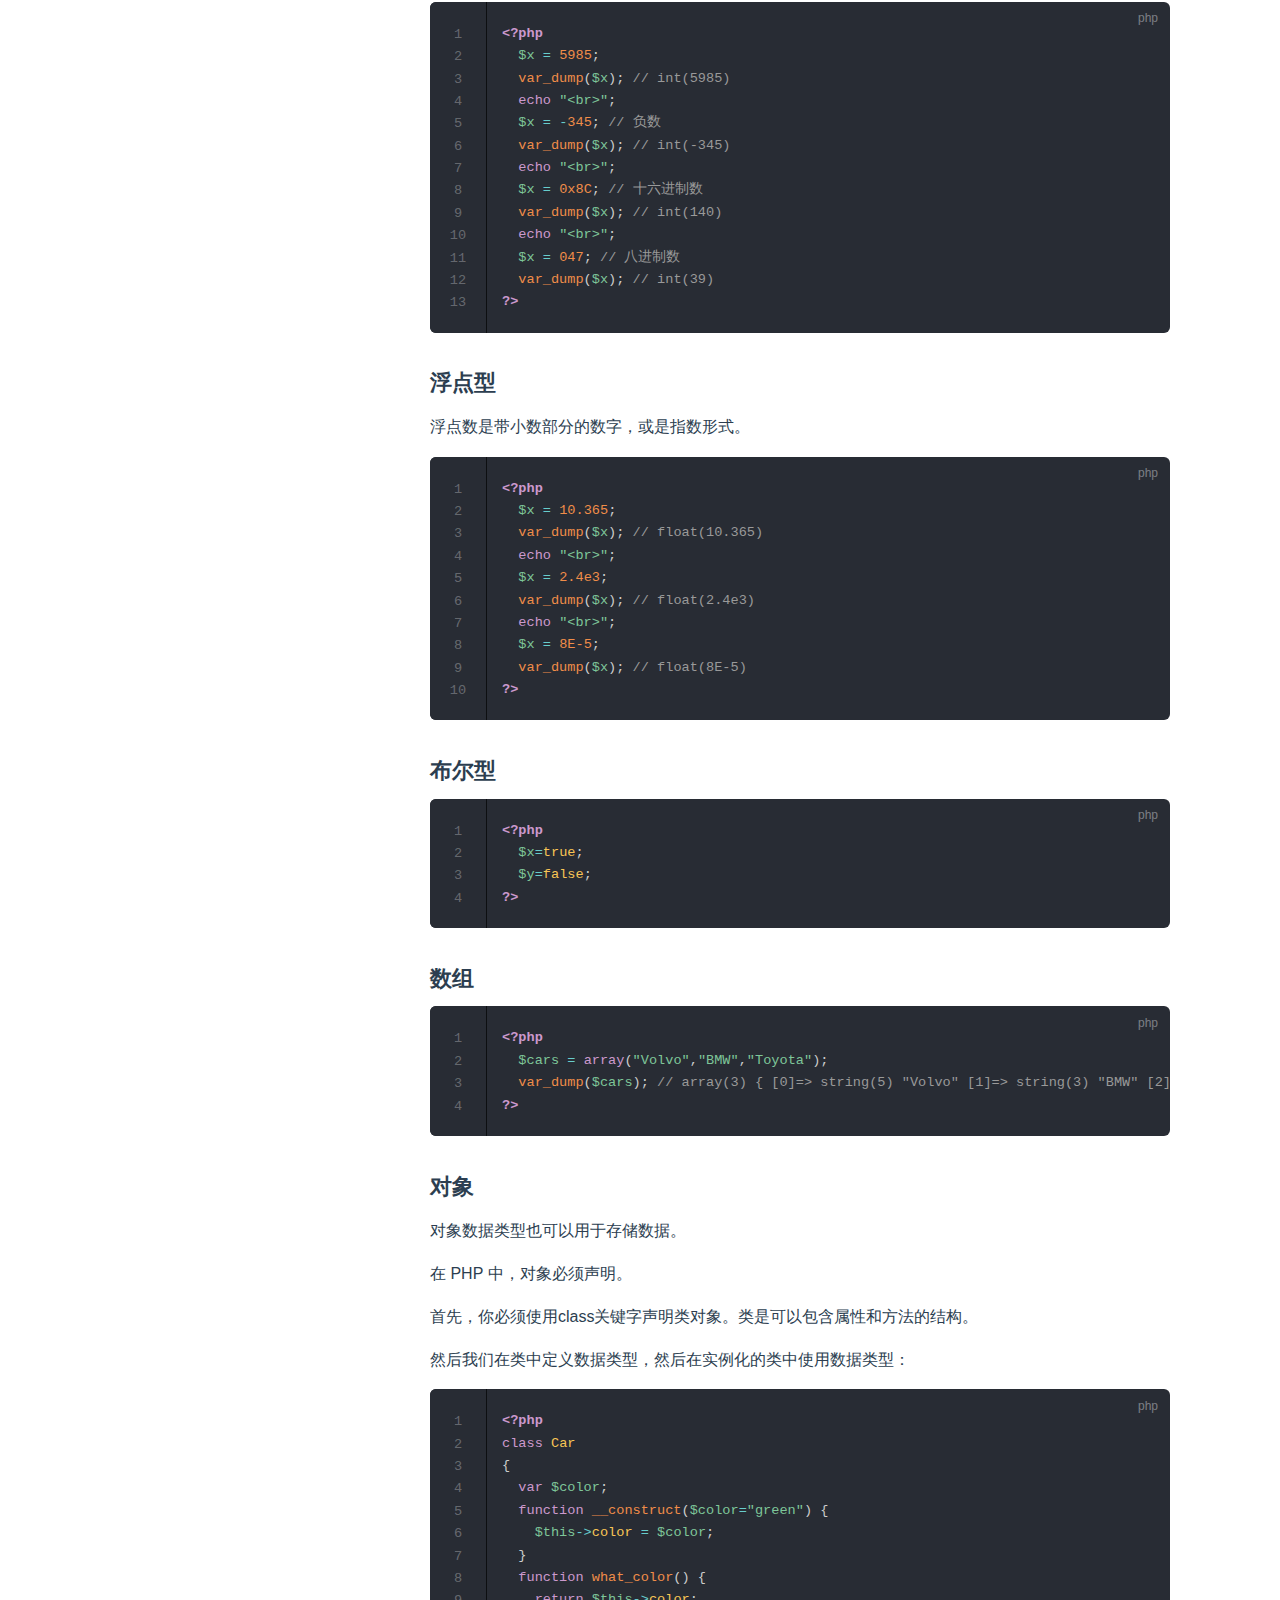
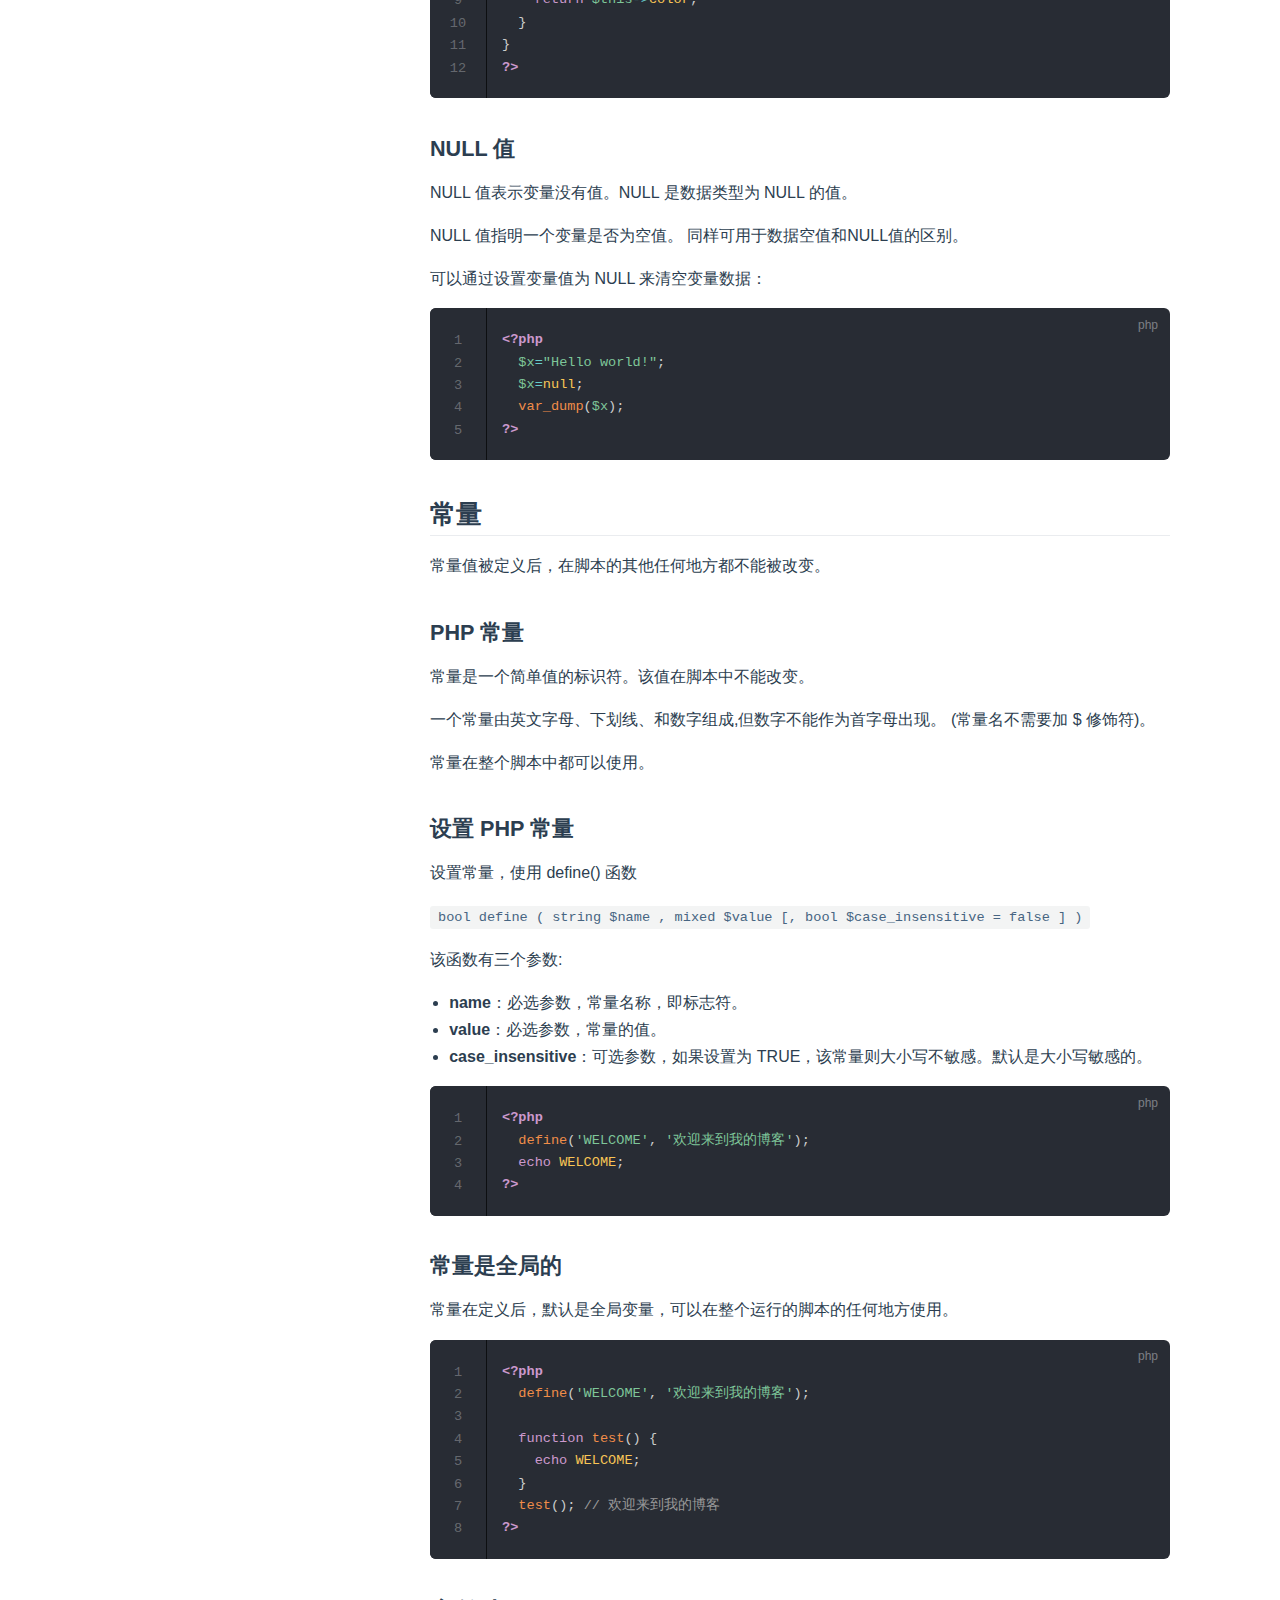
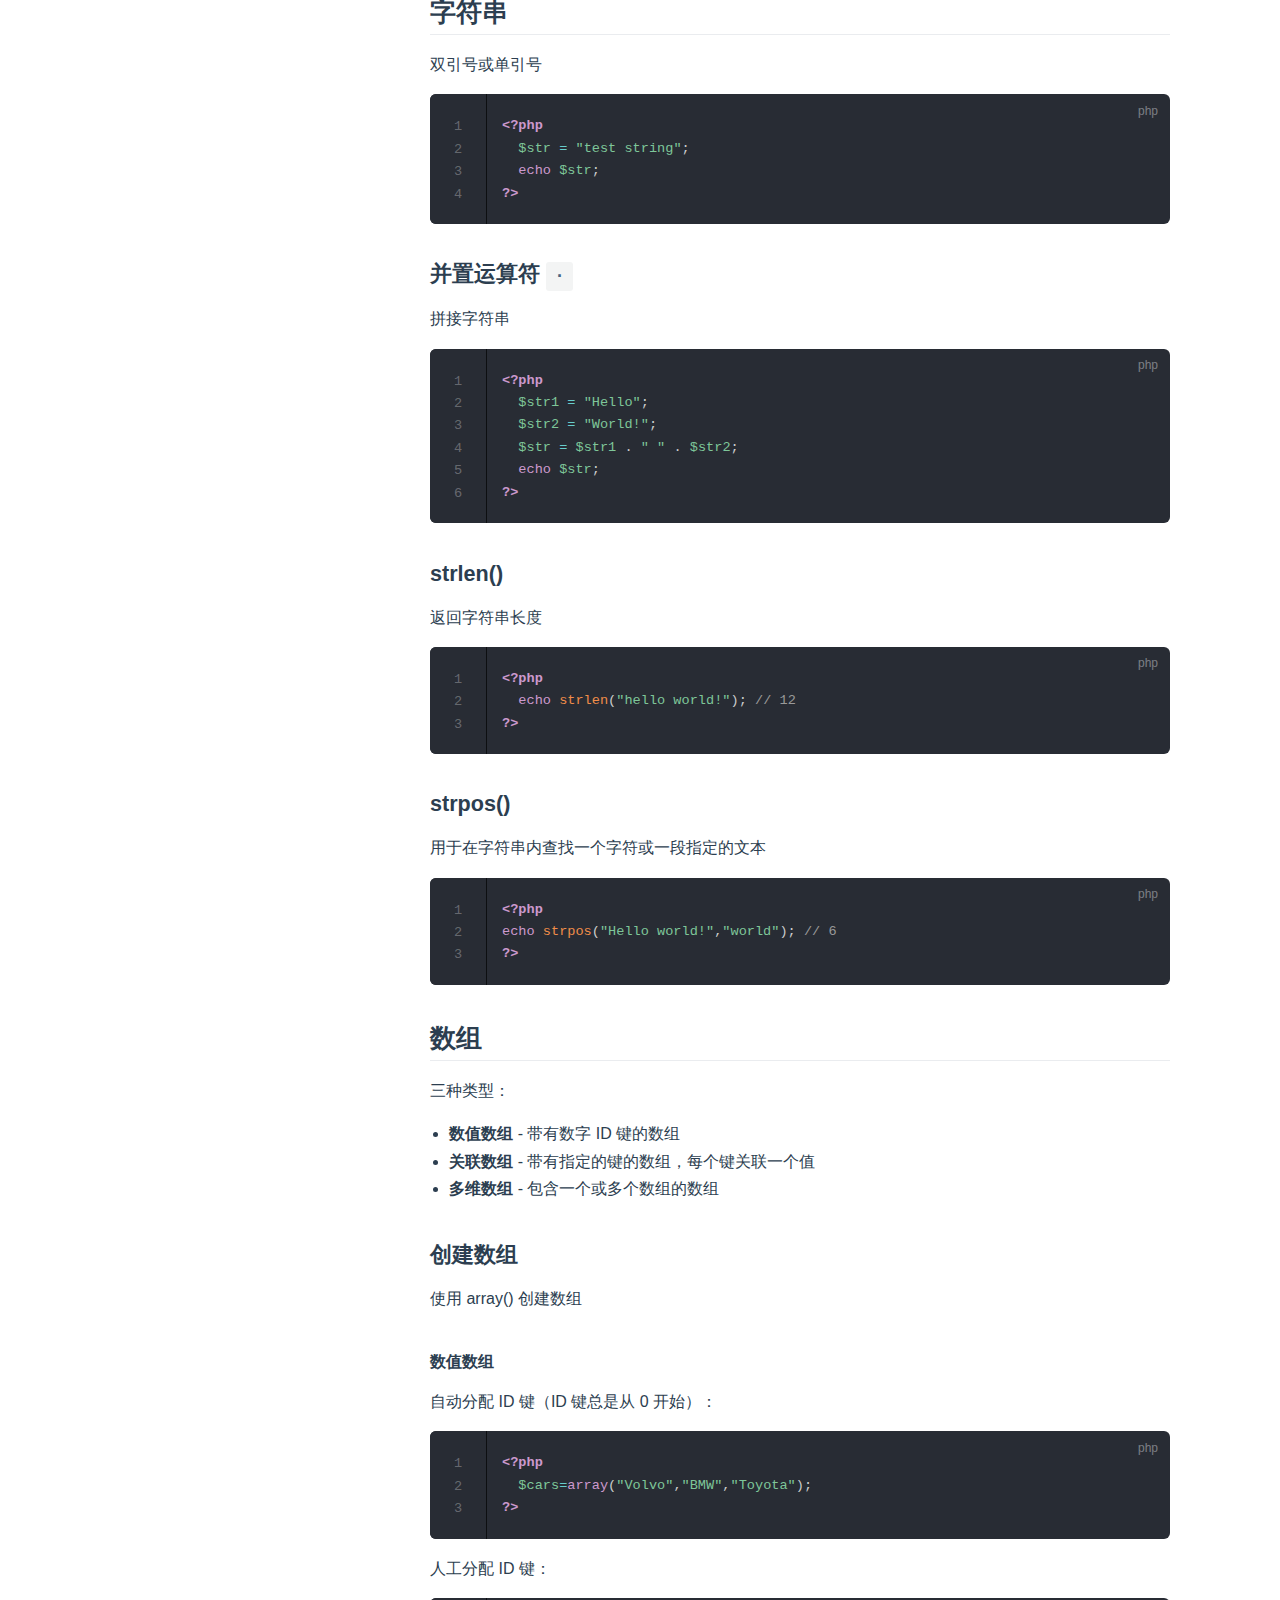
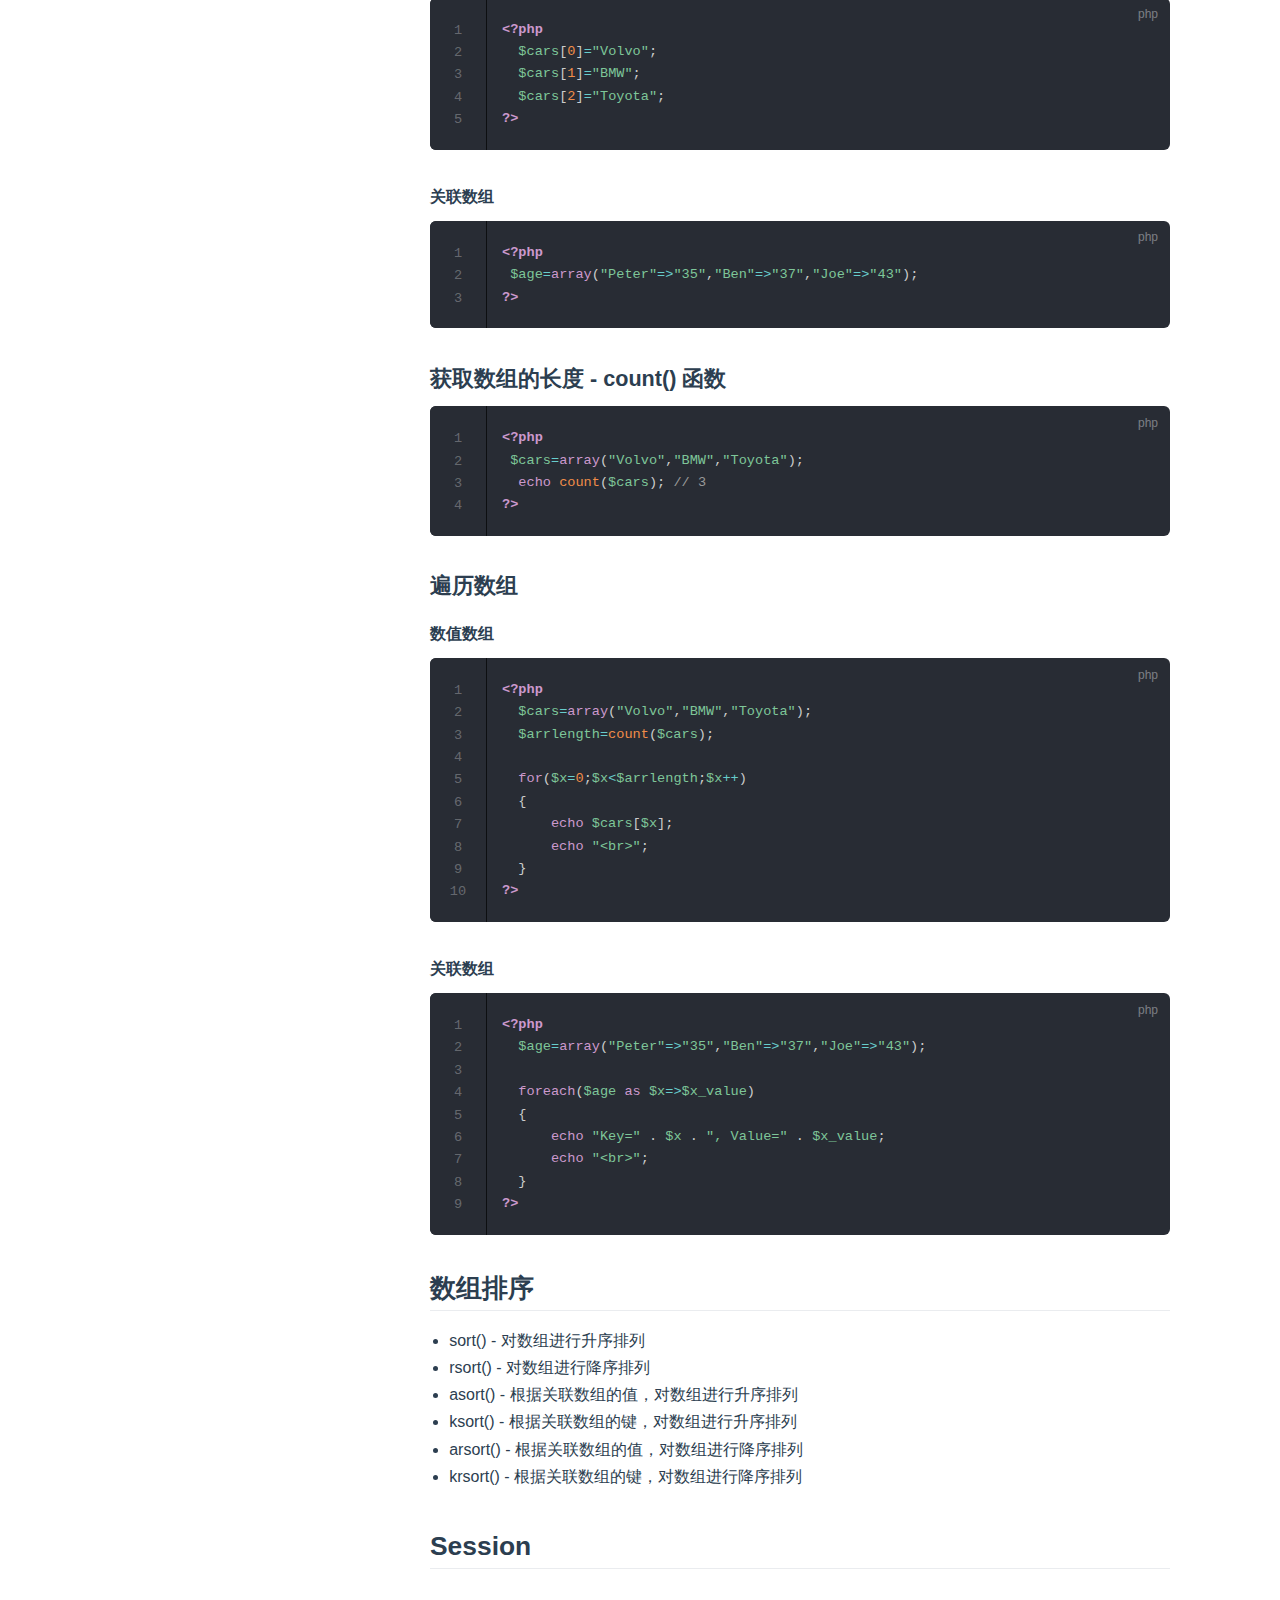
<file: blog/php-basis.html>
<!DOCTYPE html>
<html lang="en-US">
  <head>
    <meta charset="utf-8">
    <meta name="viewport" content="width=device-width,initial-scale=1">
    <title>基础语法 |  JanssenZhang的博客</title>
    <meta name="description" content="欢迎来访">
    <link rel="icon" href="/logo.png">
    
    <link rel="preload" href="/assets/css/0.styles.9a4bacdc.css" as="style"><link rel="preload" href="/assets/js/app.0e3aea1b.js" as="script"><link rel="preload" href="/assets/js/2.ed0e0a48.js" as="script"><link rel="preload" href="/assets/js/12.93cc900e.js" as="script"><link rel="prefetch" href="/assets/js/10.03ef0b13.js"><link rel="prefetch" href="/assets/js/11.e2c2cd2b.js"><link rel="prefetch" href="/assets/js/13.b6d6c516.js"><link rel="prefetch" href="/assets/js/14.ef890e56.js"><link rel="prefetch" href="/assets/js/15.0c1b2da4.js"><link rel="prefetch" href="/assets/js/16.7a9ae6ca.js"><link rel="prefetch" href="/assets/js/17.bc6491e1.js"><link rel="prefetch" href="/assets/js/18.e6e10a4d.js"><link rel="prefetch" href="/assets/js/3.e8d7b161.js"><link rel="prefetch" href="/assets/js/4.b78db034.js"><link rel="prefetch" href="/assets/js/5.7afb389f.js"><link rel="prefetch" href="/assets/js/6.46915e2e.js"><link rel="prefetch" href="/assets/js/7.ec373cae.js"><link rel="prefetch" href="/assets/js/8.7d4deaa0.js"><link rel="prefetch" href="/assets/js/9.71478607.js">
    <link rel="stylesheet" href="/assets/css/0.styles.9a4bacdc.css">
  </head>
  <body>
    <div id="app" data-server-rendered="true"><div class="theme-container"><header class="navbar"><div class="sidebar-button"><svg xmlns="http://www.w3.org/2000/svg" aria-hidden="true" role="img" viewBox="0 0 448 512" class="icon"><path fill="currentColor" d="M436 124H12c-6.627 0-12-5.373-12-12V80c0-6.627 5.373-12 12-12h424c6.627 0 12 5.373 12 12v32c0 6.627-5.373 12-12 12zm0 160H12c-6.627 0-12-5.373-12-12v-32c0-6.627 5.373-12 12-12h424c6.627 0 12 5.373 12 12v32c0 6.627-5.373 12-12 12zm0 160H12c-6.627 0-12-5.373-12-12v-32c0-6.627 5.373-12 12-12h424c6.627 0 12 5.373 12 12v32c0 6.627-5.373 12-12 12z"></path></svg></div> <a href="/" class="home-link router-link-active"><!----> <span class="site-name"> JanssenZhang的博客</span></a> <div class="links"><div class="search-box"><input aria-label="Search" autocomplete="off" spellcheck="false" value=""> <!----></div> <nav class="nav-links can-hide"><div class="nav-item"><a href="/blog/" class="nav-link router-link-active">博客</a></div><div class="nav-item"><a href="/apple/" class="nav-link">测试</a></div> <a href="https://github.com/JanssenZhang/JayBlog" target="_blank" rel="noopener noreferrer" class="repo-link">
    GitHub
    <svg xmlns="http://www.w3.org/2000/svg" aria-hidden="true" x="0px" y="0px" viewBox="0 0 100 100" width="15" height="15" class="icon outbound"><path fill="currentColor" d="M18.8,85.1h56l0,0c2.2,0,4-1.8,4-4v-32h-8v28h-48v-48h28v-8h-32l0,0c-2.2,0-4,1.8-4,4v56C14.8,83.3,16.6,85.1,18.8,85.1z"></path> <polygon fill="currentColor" points="45.7,48.7 51.3,54.3 77.2,28.5 77.2,37.2 85.2,37.2 85.2,14.9 62.8,14.9 62.8,22.9 71.5,22.9"></polygon></svg></a></nav></div></header> <div class="sidebar-mask"></div> <aside class="sidebar"><nav class="nav-links"><div class="nav-item"><a href="/blog/" class="nav-link router-link-active">博客</a></div><div class="nav-item"><a href="/apple/" class="nav-link">测试</a></div> <a href="https://github.com/JanssenZhang/JayBlog" target="_blank" rel="noopener noreferrer" class="repo-link">
    GitHub
    <svg xmlns="http://www.w3.org/2000/svg" aria-hidden="true" x="0px" y="0px" viewBox="0 0 100 100" width="15" height="15" class="icon outbound"><path fill="currentColor" d="M18.8,85.1h56l0,0c2.2,0,4-1.8,4-4v-32h-8v28h-48v-48h28v-8h-32l0,0c-2.2,0-4,1.8-4,4v56C14.8,83.3,16.6,85.1,18.8,85.1z"></path> <polygon fill="currentColor" points="45.7,48.7 51.3,54.3 77.2,28.5 77.2,37.2 85.2,37.2 85.2,14.9 62.8,14.9 62.8,22.9 71.5,22.9"></polygon></svg></a></nav>  <ul class="sidebar-links"><li><section class="sidebar-group depth-0"><p class="sidebar-heading open"><span>PHP</span> <!----></p> <ul class="sidebar-links sidebar-group-items"><li><a href="/blog/php-basis.html" class="active sidebar-link">基础语法</a><ul class="sidebar-sub-headers"><li class="sidebar-sub-header"><a href="/blog/php-basis.html#php是什么" class="sidebar-link">PHP是什么</a></li><li class="sidebar-sub-header"><a href="/blog/php-basis.html#语法" class="sidebar-link">语法</a></li><li class="sidebar-sub-header"><a href="/blog/php-basis.html#变量" class="sidebar-link">变量</a></li><li class="sidebar-sub-header"><a href="/blog/php-basis.html#echo-print" class="sidebar-link">echo/print</a></li><li class="sidebar-sub-header"><a href="/blog/php-basis.html#require-include" class="sidebar-link">require/include</a></li><li class="sidebar-sub-header"><a href="/blog/php-basis.html#json" class="sidebar-link">JSON</a></li><li class="sidebar-sub-header"><a href="/blog/php-basis.html#eof-heredoc" class="sidebar-link">EOF(heredoc)</a></li><li class="sidebar-sub-header"><a href="/blog/php-basis.html#数据类型" class="sidebar-link">数据类型</a></li><li class="sidebar-sub-header"><a href="/blog/php-basis.html#常量" class="sidebar-link">常量</a></li><li class="sidebar-sub-header"><a href="/blog/php-basis.html#字符串-2" class="sidebar-link">字符串</a></li><li class="sidebar-sub-header"><a href="/blog/php-basis.html#数组-2" class="sidebar-link">数组</a></li><li class="sidebar-sub-header"><a href="/blog/php-basis.html#数组排序" class="sidebar-link">数组排序</a></li><li class="sidebar-sub-header"><a href="/blog/php-basis.html#session" class="sidebar-link">Session</a></li></ul></li><li><a href="/blog/php-oop.html" class="sidebar-link">面向对象</a></li><li><a href="/blog/php-function.html" class="sidebar-link">可用函数</a></li><li><a href="/blog/php-mysql.html" class="sidebar-link">mysql</a></li></ul></section></li><li><section class="sidebar-group depth-0"><p class="sidebar-heading"><span>部署相关</span> <!----></p> <ul class="sidebar-links sidebar-group-items"><li><a href="/blog/github.html" class="sidebar-link">部署Github Pages的记录</a></li></ul></section></li><li><section class="sidebar-group depth-0"><p class="sidebar-heading"><span>Python</span> <!----></p> <ul class="sidebar-links sidebar-group-items"><li><a href="/blog/python-basic.html" class="sidebar-link">python</a></li></ul></section></li><li><section class="sidebar-group depth-0"><p class="sidebar-heading"><span>其他</span> <!----></p> <ul class="sidebar-links sidebar-group-items"><li><a href="/blog/pwa.html" class="sidebar-link">构建PWA应用</a></li></ul></section></li></ul> </aside> <main class="page"> <div class="theme-default-content content__default"><h1 id="基础语法"><a href="#基础语法" class="header-anchor">#</a> 基础语法</h1> <h2 id="php是什么"><a href="#php是什么" class="header-anchor">#</a> PHP是什么</h2> <p>PHP（外文名：PHP：Hypertext Preprocessor，中文名：“超文本预处理器”）是一种通用开元脚本语言。语法吸收了C语言、Java和Perl的特点，利于学习，实用广泛，主要适用于Web开发领域。PHP独特的语法混合了C、Java、Perl以及PHP自创的语法。它可以比CGI或者Perl更快速的执行动态网页。用PHP做出的动态页面与 其他编程语言相比，PHP是将程序嵌入到HTML（标准通用标记语言下的一个应用）文档中去执行，执行效率比完全生成HTML标记的CGI要高许多；PHP还可以执行编译后代码，编译可以达到加密和优化代码运行，使代码运行更快</p> <h2 id="语法"><a href="#语法" class="header-anchor">#</a> 语法</h2> <ul><li>脚本文件以 <strong>.php</strong> 为后缀，需要php脚本处理环境来运行（如：Apache）</li> <li>代码块必须包含在 <strong>&lt;?php ... ?&gt;</strong> 中</li></ul> <div class="language-php line-numbers-mode"><div class="highlight-lines"><div class="highlighted"> </div><br><br><br><br><div class="highlighted"> </div><br></div><pre class="language-php"><code>  <span class="token php language-php"><span class="token delimiter important">&lt;?php</span>

    <span class="token variable">$a</span> <span class="token operator">=</span> <span class="token number">1</span><span class="token punctuation">;</span>
    <span class="token keyword">echo</span> <span class="token variable">$a</span><span class="token punctuation">;</span>

  <span class="token delimiter important">?&gt;</span></span>  // 这个可以省略
</code></pre><div class="line-numbers-wrapper"><span class="line-number">1</span><br><span class="line-number">2</span><br><span class="line-number">3</span><br><span class="line-number">4</span><br><span class="line-number">5</span><br><span class="line-number">6</span><br></div></div><div class="custom-block warning"><p class="custom-block-title">WARNING</p> <p>php的代码语句，必须要以 <code>;</code> 结尾！</p></div> <ul><li>注释</li></ul> <div class="language-php line-numbers-mode"><pre class="language-php"><code><span class="token php language-php"><span class="token delimiter important">&lt;?php</span>
  <span class="token comment">// 这是 PHP 单行注释</span>

  <span class="token comment">/*
  这是
  PHP 多行
  注释
  */</span>
<span class="token delimiter important">?&gt;</span></span>
</code></pre> <div class="line-numbers-wrapper"><span class="line-number">1</span><br><span class="line-number">2</span><br><span class="line-number">3</span><br><span class="line-number">4</span><br><span class="line-number">5</span><br><span class="line-number">6</span><br><span class="line-number">7</span><br><span class="line-number">8</span><br><span class="line-number">9</span><br></div></div><h2 id="变量"><a href="#变量" class="header-anchor">#</a> 变量</h2> <h3 id="变量规则"><a href="#变量规则" class="header-anchor">#</a> <strong>变量规则</strong></h3> <ul><li>变量以 $ 符号开头，其后是变量的名称</li> <li>变量名必须以字母或者下划线字符开始</li> <li>变量名只能包含字母数字字符以及下划线（A-z、0-9 和 _ ）</li> <li>变量名不能包含空格</li> <li>变量名是区分大小写的（$y 和 $Y 是两个不同的变量）</li></ul> <div class="custom-block tip"><p class="custom-block-title">TIP</p> <p>PHP <strong>语句</strong>和 PHP <strong>变量</strong>都是区分大小写的。</p></div> <h3 id="变量作用域"><a href="#变量作用域" class="header-anchor">#</a> <strong>变量作用域</strong></h3> <ul><li>local（局部）</li> <li>global（全局）</li> <li>static（静态）</li> <li>parameter(参数)</li></ul> <div class="custom-block tip"><p class="custom-block-title">TIP</p> <p>函数之外声明的变量拥有 Global 作用域，只能在函数以外进行访问。
函数内部声明的变量拥有 LOCAL 作用域，只能在函数内部进行访问。</p></div> <h4 id="_1-global-在局部作用域中访问全局变量"><a href="#_1-global-在局部作用域中访问全局变量" class="header-anchor">#</a> 1. global 在局部作用域中访问全局变量</h4> <div class="language-php line-numbers-mode"><pre class="language-php"><code>  <span class="token php language-php"><span class="token delimiter important">&lt;?php</span>

    <span class="token variable">$a</span> <span class="token operator">=</span> <span class="token number">2</span><span class="token punctuation">;</span>
    <span class="token variable">$b</span> <span class="token operator">=</span> <span class="token number">3</span><span class="token punctuation">;</span>
    <span class="token keyword">function</span> <span class="token function">addTest</span><span class="token punctuation">(</span><span class="token punctuation">)</span> <span class="token punctuation">{</span>
      <span class="token keyword">global</span> <span class="token variable">$a</span><span class="token punctuation">,</span><span class="token variable">$b</span><span class="token punctuation">;</span>
      <span class="token variable">$a</span> <span class="token operator">=</span> <span class="token variable">$a</span> <span class="token operator">+</span> <span class="token variable">$b</span><span class="token punctuation">;</span>
    <span class="token punctuation">}</span>
    <span class="token function">addTest</span><span class="token punctuation">(</span><span class="token punctuation">)</span><span class="token punctuation">;</span>
    <span class="token keyword">echo</span> <span class="token variable">$a</span><span class="token punctuation">;</span> <span class="token comment">// 5</span>

  <span class="token delimiter important">?&gt;</span></span>
</code></pre> <div class="line-numbers-wrapper"><span class="line-number">1</span><br><span class="line-number">2</span><br><span class="line-number">3</span><br><span class="line-number">4</span><br><span class="line-number">5</span><br><span class="line-number">6</span><br><span class="line-number">7</span><br><span class="line-number">8</span><br><span class="line-number">9</span><br><span class="line-number">10</span><br><span class="line-number">11</span><br><span class="line-number">12</span><br></div></div><h4 id="_2-globals-index-操作全局变量，可读写"><a href="#_2-globals-index-操作全局变量，可读写" class="header-anchor">#</a> 2. <code>$GLOBALS[index]</code>操作全局变量，可读写</h4> <div class="language-php line-numbers-mode"><pre class="language-php"><code>  <span class="token php language-php"><span class="token delimiter important">&lt;?php</span>

    <span class="token variable">$a</span> <span class="token operator">=</span> <span class="token number">2</span><span class="token punctuation">;</span>
    <span class="token variable">$b</span> <span class="token operator">=</span> <span class="token number">3</span><span class="token punctuation">;</span>
    <span class="token keyword">function</span> <span class="token function">addTest</span><span class="token punctuation">(</span><span class="token punctuation">)</span> <span class="token punctuation">{</span>
      <span class="token variable">$GLOBALS</span><span class="token punctuation">[</span><span class="token double-quoted-string string">&quot;a&quot;</span><span class="token punctuation">]</span> <span class="token operator">=</span> <span class="token variable">$GLOBALS</span><span class="token punctuation">[</span><span class="token double-quoted-string string">&quot;a&quot;</span><span class="token punctuation">]</span> <span class="token operator">+</span> <span class="token variable">$GLOBALS</span><span class="token punctuation">[</span><span class="token double-quoted-string string">&quot;b&quot;</span><span class="token punctuation">]</span>
    <span class="token punctuation">}</span>
    <span class="token function">addTest</span><span class="token punctuation">(</span><span class="token punctuation">)</span><span class="token punctuation">;</span>
    <span class="token keyword">echo</span> <span class="token variable">$a</span><span class="token punctuation">;</span> <span class="token comment">// 5</span>

  <span class="token delimiter important">?&gt;</span></span>
</code></pre> <div class="line-numbers-wrapper"><span class="line-number">1</span><br><span class="line-number">2</span><br><span class="line-number">3</span><br><span class="line-number">4</span><br><span class="line-number">5</span><br><span class="line-number">6</span><br><span class="line-number">7</span><br><span class="line-number">8</span><br><span class="line-number">9</span><br><span class="line-number">10</span><br><span class="line-number">11</span><br></div></div><h4 id="_3-static-存储静态变量"><a href="#_3-static-存储静态变量" class="header-anchor">#</a> 3. static 存储静态变量</h4> <p>通常运行环境会自动垃圾回收，但是有时某些变量我们并不想被销毁<br> <strong>该变量是局部变量</strong></p> <div class="language-php line-numbers-mode"><pre class="language-php"><code>  <span class="token php language-php"><span class="token delimiter important">&lt;?php</span>

    <span class="token keyword">function</span> <span class="token function">addTest</span><span class="token punctuation">(</span><span class="token punctuation">)</span> <span class="token punctuation">{</span>
      <span class="token keyword">static</span> <span class="token variable">$a</span> <span class="token operator">=</span> <span class="token number">0</span><span class="token punctuation">;</span>
      <span class="token variable">$b</span> <span class="token operator">=</span> <span class="token number">0</span><span class="token punctuation">;</span>
      <span class="token keyword">echo</span> <span class="token variable">$a</span><span class="token punctuation">;</span>
      <span class="token keyword">echo</span> <span class="token variable">$b</span><span class="token punctuation">;</span>
      <span class="token variable">$a</span><span class="token operator">++</span><span class="token punctuation">;</span>
      <span class="token variable">$b</span><span class="token operator">++</span><span class="token punctuation">;</span>
    <span class="token punctuation">}</span>
    <span class="token function">addTest</span><span class="token punctuation">(</span><span class="token punctuation">)</span><span class="token punctuation">;</span> <span class="token comment">// 0 0</span>
    <span class="token function">addTest</span><span class="token punctuation">(</span><span class="token punctuation">)</span><span class="token punctuation">;</span> <span class="token comment">// 1 0</span>
    <span class="token function">addTest</span><span class="token punctuation">(</span><span class="token punctuation">)</span><span class="token punctuation">;</span> <span class="token comment">// 2 0</span>
    <span class="token keyword">echo</span> <span class="token variable">$a</span><span class="token punctuation">;</span>   <span class="token comment">// 报错 Undefined variable</span>

  <span class="token delimiter important">?&gt;</span></span>
</code></pre> <div class="line-numbers-wrapper"><span class="line-number">1</span><br><span class="line-number">2</span><br><span class="line-number">3</span><br><span class="line-number">4</span><br><span class="line-number">5</span><br><span class="line-number">6</span><br><span class="line-number">7</span><br><span class="line-number">8</span><br><span class="line-number">9</span><br><span class="line-number">10</span><br><span class="line-number">11</span><br><span class="line-number">12</span><br><span class="line-number">13</span><br><span class="line-number">14</span><br><span class="line-number">15</span><br><span class="line-number">16</span><br></div></div><h4 id="_4-parameter-参数作用域"><a href="#_4-parameter-参数作用域" class="header-anchor">#</a> 4. parameter 参数作用域</h4> <p>参数是通过调用代码将值传递给函数的局部变量。
参数是在参数列表中声明的，作为函数声明的一部分：</p> <div class="language-php line-numbers-mode"><pre class="language-php"><code><span class="token php language-php"><span class="token delimiter important">&lt;?php</span>
  <span class="token keyword">function</span> <span class="token function">myTest</span><span class="token punctuation">(</span><span class="token variable">$x</span><span class="token punctuation">)</span>
  <span class="token punctuation">{</span>
      <span class="token keyword">echo</span> <span class="token variable">$x</span><span class="token punctuation">;</span>
  <span class="token punctuation">}</span>
  <span class="token function">myTest</span><span class="token punctuation">(</span><span class="token number">5</span><span class="token punctuation">)</span><span class="token punctuation">;</span>
<span class="token delimiter important">?&gt;</span></span>
</code></pre> <div class="line-numbers-wrapper"><span class="line-number">1</span><br><span class="line-number">2</span><br><span class="line-number">3</span><br><span class="line-number">4</span><br><span class="line-number">5</span><br><span class="line-number">6</span><br><span class="line-number">7</span><br></div></div><h2 id="echo-print"><a href="#echo-print" class="header-anchor">#</a> echo/print</h2> <ul><li>共同点： PHP 中两个基本的输出方式</li> <li>区别点：
<ul><li>echo - 可以输出一个或多个字符串</li> <li>print - 只允许输出一个字符串，返回值总为 1</li></ul></li></ul> <div class="custom-block tip"><p class="custom-block-title">TIP</p> <p>echo 输出的速度比 print 快， echo 没有返回值，print有返回值1。</p></div> <div class="language-php line-numbers-mode"><pre class="language-php"><code><span class="token php language-php"><span class="token delimiter important">&lt;?php</span>
<span class="token keyword">echo</span> <span class="token double-quoted-string string">&quot;&lt;h2&gt;PHP 很有趣!&lt;/h2&gt;&quot;</span><span class="token punctuation">;</span> <span class="token comment">// PHP 很有趣!</span>
<span class="token keyword">echo</span> <span class="token double-quoted-string string">&quot;Hello world!&lt;br&gt;&quot;</span><span class="token punctuation">;</span> <span class="token comment">// Hello world!</span>
<span class="token keyword">echo</span><span class="token punctuation">(</span><span class="token double-quoted-string string">&quot;Hello world!&lt;br&gt;&quot;</span><span class="token punctuation">)</span><span class="token punctuation">;</span> <span class="token comment">// Hello world!</span>
<span class="token keyword">echo</span> <span class="token double-quoted-string string">&quot;这是一个&quot;</span><span class="token punctuation">,</span> <span class="token double-quoted-string string">&quot;字符串，&quot;</span><span class="token punctuation">,</span> <span class="token double-quoted-string string">&quot;使用了&quot;</span><span class="token punctuation">,</span> <span class="token double-quoted-string string">&quot;多个&quot;</span><span class="token punctuation">,</span> <span class="token double-quoted-string string">&quot;参数。&quot;</span><span class="token punctuation">;</span> <span class="token comment">// 这是一个字符串，使用了多个参数。</span>

<span class="token variable">$txt1</span><span class="token operator">=</span><span class="token double-quoted-string string">&quot;学习 PHP&quot;</span><span class="token punctuation">;</span>
<span class="token variable">$txt2</span><span class="token operator">=</span><span class="token double-quoted-string string">&quot;这儿&quot;</span><span class="token punctuation">;</span>
<span class="token variable">$cars</span><span class="token operator">=</span><span class="token keyword">array</span><span class="token punctuation">(</span><span class="token double-quoted-string string">&quot;Volvo&quot;</span><span class="token punctuation">,</span><span class="token double-quoted-string string">&quot;BMW&quot;</span><span class="token punctuation">,</span><span class="token double-quoted-string string">&quot;Toyota&quot;</span><span class="token punctuation">)</span><span class="token punctuation">;</span>

<span class="token keyword">echo</span> <span class="token variable">$txt1</span><span class="token punctuation">;</span> <span class="token comment">// 学习 PHP</span>
<span class="token keyword">echo</span> <span class="token double-quoted-string string">&quot;&lt;br&gt;&quot;</span><span class="token punctuation">;</span>
<span class="token keyword">echo</span> <span class="token double-quoted-string string">&quot;在 <span class="token interpolation"><span class="token variable">$txt2</span></span> 学习 PHP &quot;</span><span class="token punctuation">;</span> <span class="token comment">// 在 这儿 学习 PHP</span>
<span class="token keyword">echo</span> <span class="token double-quoted-string string">&quot;&lt;br&gt;&quot;</span><span class="token punctuation">;</span>
<span class="token keyword">echo</span> <span class="token double-quoted-string string">&quot;我车的品牌是 <span class="token interpolation"><span class="token punctuation">{</span><span class="token variable">$cars</span><span class="token punctuation">[</span><span class="token number">0</span><span class="token punctuation">]</span><span class="token punctuation">}</span></span>&quot;</span><span class="token punctuation">;</span> <span class="token comment">// 我车的品牌是 Volvo</span>

<span class="token keyword">print</span> <span class="token double-quoted-string string">&quot;&lt;h2&gt;PHP 很有趣!&lt;/h2&gt;&quot;</span><span class="token punctuation">;</span> <span class="token comment">// PHP 很有趣!</span>
<span class="token keyword">print</span> <span class="token double-quoted-string string">&quot;Hello world!&lt;br&gt;&quot;</span><span class="token punctuation">;</span> <span class="token comment">// Hello world!</span>

<span class="token variable">$txt1</span><span class="token operator">=</span><span class="token double-quoted-string string">&quot;学习 PHP&quot;</span><span class="token punctuation">;</span>
<span class="token variable">$txt2</span><span class="token operator">=</span><span class="token double-quoted-string string">&quot;这儿&quot;</span><span class="token punctuation">;</span>
<span class="token variable">$cars</span><span class="token operator">=</span><span class="token keyword">array</span><span class="token punctuation">(</span><span class="token double-quoted-string string">&quot;Volvo&quot;</span><span class="token punctuation">,</span><span class="token double-quoted-string string">&quot;BMW&quot;</span><span class="token punctuation">,</span><span class="token double-quoted-string string">&quot;Toyota&quot;</span><span class="token punctuation">)</span><span class="token punctuation">;</span>

<span class="token keyword">print</span> <span class="token variable">$txt1</span><span class="token punctuation">;</span>  <span class="token comment">// 学习 PHP</span>
<span class="token keyword">print</span> <span class="token double-quoted-string string">&quot;&lt;br&gt;&quot;</span><span class="token punctuation">;</span>
<span class="token keyword">print</span> <span class="token double-quoted-string string">&quot;在 <span class="token interpolation"><span class="token variable">$txt2</span></span> 学习 PHP &quot;</span><span class="token punctuation">;</span> <span class="token comment">// 在 这儿 学习 PHP</span>
<span class="token keyword">print</span> <span class="token double-quoted-string string">&quot;&lt;br&gt;&quot;</span><span class="token punctuation">;</span>
<span class="token keyword">print</span> <span class="token double-quoted-string string">&quot;我车的品牌是 <span class="token interpolation"><span class="token punctuation">{</span><span class="token variable">$cars</span><span class="token punctuation">[</span><span class="token number">0</span><span class="token punctuation">]</span><span class="token punctuation">}</span></span>&quot;</span><span class="token punctuation">;</span> <span class="token comment">// 我车的品牌是 Volvo</span>
<span class="token delimiter important">?&gt;</span></span>
</code></pre> <div class="line-numbers-wrapper"><span class="line-number">1</span><br><span class="line-number">2</span><br><span class="line-number">3</span><br><span class="line-number">4</span><br><span class="line-number">5</span><br><span class="line-number">6</span><br><span class="line-number">7</span><br><span class="line-number">8</span><br><span class="line-number">9</span><br><span class="line-number">10</span><br><span class="line-number">11</span><br><span class="line-number">12</span><br><span class="line-number">13</span><br><span class="line-number">14</span><br><span class="line-number">15</span><br><span class="line-number">16</span><br><span class="line-number">17</span><br><span class="line-number">18</span><br><span class="line-number">19</span><br><span class="line-number">20</span><br><span class="line-number">21</span><br><span class="line-number">22</span><br><span class="line-number">23</span><br><span class="line-number">24</span><br><span class="line-number">25</span><br><span class="line-number">26</span><br><span class="line-number">27</span><br><span class="line-number">28</span><br><span class="line-number">29</span><br></div></div><h2 id="require-include"><a href="#require-include" class="header-anchor">#</a> require/include</h2> <p>require() 语句的性能与 include() 相类似，都是包括并运行指定文件。<br>
对于 require() 来说，文件只处理一次(实际上，文件内容替换 require() 语句)；<br>
对于 include() 语句来说，在执行文件时每次都要进行读取和评估；<br>
这就意味着如果可能执行多次的代码，则使用 require() 效率比较高。另外一方面，如果每次执行代码时是读取不同的文件，或者有通过一组文件迭代的循环，就使用 include() 语句。</p> <h3 id="require"><a href="#require" class="header-anchor">#</a> require</h3> <div class="language-php line-numbers-mode"><pre class="language-php"><code><span class="token php language-php"><span class="token delimiter important">&lt;?php</span>
<span class="token keyword">require</span><span class="token punctuation">(</span><span class="token double-quoted-string string">&quot;myfile.php&quot;</span><span class="token punctuation">)</span><span class="token punctuation">;</span>
<span class="token keyword">require</span> <span class="token double-quoted-string string">&quot;myfile.php&quot;</span><span class="token punctuation">;</span>
<span class="token keyword">require_once</span> <span class="token double-quoted-string string">&quot;myfile.php&quot;</span><span class="token punctuation">;</span>
<span class="token delimiter important">?&gt;</span></span>
</code></pre> <div class="line-numbers-wrapper"><span class="line-number">1</span><br><span class="line-number">2</span><br><span class="line-number">3</span><br><span class="line-number">4</span><br><span class="line-number">5</span><br></div></div><p>这个语句通常放在 PHP 脚本程序的最前面。PHP 程序在执行前，就会先读入 require() 语句所引入的文件，使它变成 PHP 脚本文件的一部分。</p> <h3 id="include"><a href="#include" class="header-anchor">#</a> include</h3> <div class="language-php line-numbers-mode"><pre class="language-php"><code><span class="token php language-php"><span class="token delimiter important">&lt;?php</span>
<span class="token keyword">include</span><span class="token punctuation">(</span><span class="token double-quoted-string string">&quot;myfile.php&quot;</span><span class="token punctuation">)</span><span class="token punctuation">;</span>
<span class="token keyword">include</span> <span class="token double-quoted-string string">&quot;myfile.php&quot;</span><span class="token punctuation">;</span>
<span class="token keyword">include_once</span> <span class="token double-quoted-string string">&quot;myfile.php&quot;</span><span class="token punctuation">;</span>
<span class="token delimiter important">?&gt;</span></span>
</code></pre> <div class="line-numbers-wrapper"><span class="line-number">1</span><br><span class="line-number">2</span><br><span class="line-number">3</span><br><span class="line-number">4</span><br><span class="line-number">5</span><br></div></div><p>这个语句一般是放在流程控制的处理区段中。</p> <hr> <p>PHP 脚本文件在读到 include() 语句时，才将它包含的文件读取进来。这种方式，可以把程式执行时的流程简单化。</p> <ul><li>incluce 在用到时加载</li> <li>require 在一开始就加载</li> <li>_once 后缀表示已加载的不加载</li></ul> <div class="custom-block warning"><p class="custom-block-title">WARNING</p> <p>include 引入文件的时候，如果碰到错误，会给出提示，并<strong>继续运行</strong>下边的代码。<br>
require 引入文件的时候，如果碰到错误，会给出提示，并<strong>停止运行</strong>下边的代码。</p></div> <h2 id="json"><a href="#json" class="header-anchor">#</a> JSON</h2> <table><thead><tr><th style="text-align:left;">函数</th> <th style="text-align:left;">描述</th></tr></thead> <tbody><tr><td style="text-align:left;">json_encode</td> <td style="text-align:left;">对变量进行 JSON 编码</td></tr> <tr><td style="text-align:left;">json_decode</td> <td style="text-align:left;">对 JSON 格式的字符串进行解码，转换为 PHP 变量</td></tr> <tr><td style="text-align:left;">json_last_error</td> <td style="text-align:left;">返回最后发生的错误</td></tr></tbody></table> <h3 id="json-encode"><a href="#json-encode" class="header-anchor">#</a> json_encode</h3> <p>json_encode() 用于对变量进行 JSON 编码，该函数如果执行成功返回 JSON 数据，否则返回 FALSE 。</p> <h4 id="表达式"><a href="#表达式" class="header-anchor">#</a> 表达式</h4> <div class="language-php line-numbers-mode"><pre class="language-php"><code><span class="token php language-php"><span class="token delimiter important">&lt;?php</span>
string json_encode <span class="token punctuation">(</span> <span class="token variable">$value</span> <span class="token punctuation">[</span><span class="token punctuation">,</span> <span class="token variable">$options</span> <span class="token operator">=</span> <span class="token number">0</span> <span class="token punctuation">]</span> <span class="token punctuation">)</span>

<span class="token delimiter important">?&gt;</span></span>
</code></pre> <div class="line-numbers-wrapper"><span class="line-number">1</span><br><span class="line-number">2</span><br><span class="line-number">3</span><br><span class="line-number">4</span><br></div></div><h4 id="参数"><a href="#参数" class="header-anchor">#</a> 参数</h4> <ul><li>value: 要编码的值。该函数只对 UTF-8 编码的数据有效。</li> <li>options:由以下常量组成的二进制掩码：JSON_HEX_QUOT, JSON_HEX_TAG, JSON_HEX_AMP, JSON_HEX_APOS, JSON_NUMERIC_CHECK,JSON_PRETTY_PRINT, JSON_UNESCAPED_SLASHES, JSON_FORCE_OBJECT</li></ul> <h4 id="实例"><a href="#实例" class="header-anchor">#</a> 实例</h4> <div class="language-php line-numbers-mode"><pre class="language-php"><code><span class="token php language-php"><span class="token delimiter important">&lt;?php</span>
  <span class="token variable">$arr</span> <span class="token operator">=</span> <span class="token keyword">array</span><span class="token punctuation">(</span><span class="token single-quoted-string string">'a'</span> <span class="token operator">=</span><span class="token operator">&gt;</span> <span class="token number">1</span><span class="token punctuation">,</span> <span class="token single-quoted-string string">'b'</span> <span class="token operator">=</span><span class="token operator">&gt;</span> <span class="token number">2</span><span class="token punctuation">,</span> <span class="token single-quoted-string string">'c'</span> <span class="token operator">=</span><span class="token operator">&gt;</span> <span class="token number">3</span><span class="token punctuation">,</span> <span class="token single-quoted-string string">'d'</span> <span class="token operator">=</span><span class="token operator">&gt;</span> <span class="token number">4</span><span class="token punctuation">,</span> <span class="token single-quoted-string string">'e'</span> <span class="token operator">=</span><span class="token operator">&gt;</span> <span class="token number">5</span><span class="token punctuation">)</span><span class="token punctuation">;</span>
  <span class="token keyword">echo</span> <span class="token function">json_encode</span><span class="token punctuation">(</span><span class="token variable">$arr</span><span class="token punctuation">)</span><span class="token punctuation">;</span> <span class="token comment">// {&quot;a&quot;:1,&quot;b&quot;:2,&quot;c&quot;:3,&quot;d&quot;:4,&quot;e&quot;:5}</span>
<span class="token delimiter important">?&gt;</span></span>
</code></pre> <div class="line-numbers-wrapper"><span class="line-number">1</span><br><span class="line-number">2</span><br><span class="line-number">3</span><br><span class="line-number">4</span><br></div></div><h3 id="json-decode"><a href="#json-decode" class="header-anchor">#</a> json_decode</h3> <p>json_decode() 函数用于对 JSON 格式的字符串进行解码，并转换为 PHP 变量。</p> <h4 id="表达式-2"><a href="#表达式-2" class="header-anchor">#</a> 表达式</h4> <div class="language-php line-numbers-mode"><pre class="language-php"><code><span class="token php language-php"><span class="token delimiter important">&lt;?php</span>
mixed json_decode <span class="token punctuation">(</span><span class="token variable">$json_string</span> <span class="token punctuation">[</span><span class="token punctuation">,</span><span class="token variable">$assoc</span> <span class="token operator">=</span> <span class="token boolean constant">false</span> <span class="token punctuation">[</span><span class="token punctuation">,</span> <span class="token variable">$depth</span> <span class="token operator">=</span> <span class="token number">512</span> <span class="token punctuation">[</span><span class="token punctuation">,</span> <span class="token variable">$options</span> <span class="token operator">=</span> <span class="token number">0</span> <span class="token punctuation">]</span><span class="token punctuation">]</span><span class="token punctuation">]</span><span class="token punctuation">)</span>
<span class="token delimiter important">?&gt;</span></span>
</code></pre> <div class="line-numbers-wrapper"><span class="line-number">1</span><br><span class="line-number">2</span><br><span class="line-number">3</span><br></div></div><h4 id="参数-2"><a href="#参数-2" class="header-anchor">#</a> 参数</h4> <ul><li>json_string: 待解码的 JSON 字符串，必须是 UTF-8 编码数据</li> <li>assoc: 当该参数为 TRUE 时，将返回数组，FALSE 时返回对象。</li> <li>depth: 整数类型的参数，它指定递归深度</li> <li>options: 二进制掩码，目前只支持 JSON_BIGINT_AS_STRING 。</li></ul> <h4 id="实例-2"><a href="#实例-2" class="header-anchor">#</a> 实例</h4> <div class="language-php line-numbers-mode"><pre class="language-php"><code><span class="token php language-php"><span class="token delimiter important">&lt;?php</span>
  <span class="token variable">$json</span> <span class="token operator">=</span> <span class="token single-quoted-string string">'{&quot;a&quot;:1,&quot;b&quot;:2,&quot;c&quot;:3,&quot;d&quot;:4,&quot;e&quot;:5}'</span><span class="token punctuation">;</span>

  <span class="token function">var_dump</span><span class="token punctuation">(</span><span class="token function">json_decode</span><span class="token punctuation">(</span><span class="token variable">$json</span><span class="token punctuation">)</span><span class="token punctuation">)</span><span class="token punctuation">;</span>
  <span class="token function">var_dump</span><span class="token punctuation">(</span><span class="token function">json_decode</span><span class="token punctuation">(</span><span class="token variable">$json</span><span class="token punctuation">,</span> <span class="token boolean constant">true</span><span class="token punctuation">)</span><span class="token punctuation">)</span><span class="token punctuation">;</span>

  <span class="token comment">// object(stdClass)#1 (5) {</span>
  <span class="token comment">//     [&quot;a&quot;] =&gt; int(1)</span>
  <span class="token comment">//     [&quot;b&quot;] =&gt; int(2)</span>
  <span class="token comment">//     [&quot;c&quot;] =&gt; int(3)</span>
  <span class="token comment">//     [&quot;d&quot;] =&gt; int(4)</span>
  <span class="token comment">//     [&quot;e&quot;] =&gt; int(5)</span>
  <span class="token comment">// }</span>

  <span class="token comment">// array(5) {</span>
  <span class="token comment">//     [&quot;a&quot;] =&gt; int(1)</span>
  <span class="token comment">//     [&quot;b&quot;] =&gt; int(2)</span>
  <span class="token comment">//     [&quot;c&quot;] =&gt; int(3)</span>
  <span class="token comment">//     [&quot;d&quot;] =&gt; int(4)</span>
  <span class="token comment">//     [&quot;e&quot;] =&gt; int(5)</span>
  <span class="token comment">// }</span>
<span class="token delimiter important">?&gt;</span></span>
</code></pre> <div class="line-numbers-wrapper"><span class="line-number">1</span><br><span class="line-number">2</span><br><span class="line-number">3</span><br><span class="line-number">4</span><br><span class="line-number">5</span><br><span class="line-number">6</span><br><span class="line-number">7</span><br><span class="line-number">8</span><br><span class="line-number">9</span><br><span class="line-number">10</span><br><span class="line-number">11</span><br><span class="line-number">12</span><br><span class="line-number">13</span><br><span class="line-number">14</span><br><span class="line-number">15</span><br><span class="line-number">16</span><br><span class="line-number">17</span><br><span class="line-number">18</span><br><span class="line-number">19</span><br><span class="line-number">20</span><br><span class="line-number">21</span><br><span class="line-number">22</span><br></div></div><h2 id="eof-heredoc"><a href="#eof-heredoc" class="header-anchor">#</a> EOF(heredoc)</h2> <p>定义字符串的方法</p> <h3 id="使用方法"><a href="#使用方法" class="header-anchor">#</a> 使用方法</h3> <ol><li><p>必须后接分号，否则编译通不过。</p></li> <li><p><strong>EOF</strong> 可以用任意其它字符代替(比如abc)，只需保证结束标识与开始标识一致。</p></li> <li><p><strong>结束标识必须顶格独自占一行(即必须从行首开始，前后不能衔接任何空白和字符)。</strong></p></li> <li><p>开始标识可以不带引号或带单双引号，不带引号与带双引号效果一致，解释内嵌的变量和转义符号，带单引号则不解释内嵌的变量和转义符号。</p></li> <li><p>当内容需要内嵌引号（单引号或双引号）时，不需要加转义符，本身对单双引号转义，此处相当与q和qq的用法。</p></li></ol> <div class="language-php line-numbers-mode"><pre class="language-php"><code><span class="token php language-php"><span class="token delimiter important">&lt;?php</span>
  <span class="token keyword">echo</span> <span class="token operator">&lt;</span><span class="token operator">&lt;</span><span class="token operator">&lt;</span><span class="token constant">EOF</span>
    <span class="token operator">&lt;</span>h1<span class="token operator">&gt;</span>我的第一个标题<span class="token operator">&lt;</span><span class="token operator">/</span>h1<span class="token operator">&gt;</span>
    <span class="token operator">&lt;</span>p<span class="token operator">&gt;</span>我的第一个段落。<span class="token operator">&lt;</span><span class="token operator">/</span>p<span class="token operator">&gt;</span>
  <span class="token constant">EOF</span><span class="token punctuation">;</span>
  <span class="token comment">// 结束需要独立一行且前后不能空格</span>
<span class="token delimiter important">?&gt;</span></span>
</code></pre> <div class="line-numbers-wrapper"><span class="line-number">1</span><br><span class="line-number">2</span><br><span class="line-number">3</span><br><span class="line-number">4</span><br><span class="line-number">5</span><br><span class="line-number">6</span><br><span class="line-number">7</span><br></div></div><div class="custom-block warning"><p class="custom-block-title">注意</p> <p>1.以 &lt;&lt;&lt;EOF 开始标记开始，以 EOF 结束标记结束，结束标记必须顶头写，不能有缩进和空格，且在结束标记末尾要有分号 。<br>
2.位于开始标记和结束标记之间的变量可以被正常解析，但是函数则不可以。在 heredoc 中，变量不需要用连接符 . 或 , 来拼接</p></div> <div class="language-php line-numbers-mode"><pre class="language-php"><code><span class="token php language-php"><span class="token delimiter important">&lt;?php</span>
  <span class="token variable">$name</span><span class="token operator">=</span><span class="token double-quoted-string string">&quot;is name&quot;</span><span class="token punctuation">;</span>
  <span class="token variable">$a</span><span class="token operator">=</span> <span class="token operator">&lt;</span><span class="token operator">&lt;</span><span class="token operator">&lt;</span><span class="token constant">EOF</span>
      <span class="token double-quoted-string string">&quot;abc&quot;</span><span class="token variable">$name</span>
      <span class="token double-quoted-string string">&quot;123&quot;</span>
  <span class="token constant">EOF</span><span class="token punctuation">;</span>
  <span class="token comment">// 结束需要独立一行且前后不能空格</span>
  <span class="token keyword">echo</span> <span class="token variable">$a</span><span class="token punctuation">;</span>
<span class="token delimiter important">?&gt;</span></span>
</code></pre> <div class="line-numbers-wrapper"><span class="line-number">1</span><br><span class="line-number">2</span><br><span class="line-number">3</span><br><span class="line-number">4</span><br><span class="line-number">5</span><br><span class="line-number">6</span><br><span class="line-number">7</span><br><span class="line-number">8</span><br><span class="line-number">9</span><br></div></div><h2 id="数据类型"><a href="#数据类型" class="header-anchor">#</a> 数据类型</h2> <p>String（字符串）, Integer（整型）, Float（浮点型）, Boolean（布尔型）, Array（数组）, Object（对象）, NULL（空值）。</p> <hr> <h3 id="字符串"><a href="#字符串" class="header-anchor">#</a> 字符串</h3> <p>单引号，双引号中都行</p> <div class="language-php line-numbers-mode"><pre class="language-php"><code><span class="token php language-php"><span class="token delimiter important">&lt;?php</span>
  <span class="token variable">$x</span> <span class="token operator">=</span> <span class="token double-quoted-string string">&quot;Hello World&quot;</span><span class="token punctuation">;</span>
  <span class="token variable">$y</span> <span class="token operator">=</span> <span class="token single-quoted-string string">'Hello World'</span><span class="token punctuation">;</span>
<span class="token delimiter important">?&gt;</span></span>
</code></pre> <div class="line-numbers-wrapper"><span class="line-number">1</span><br><span class="line-number">2</span><br><span class="line-number">3</span><br><span class="line-number">4</span><br></div></div><h3 id="整型"><a href="#整型" class="header-anchor">#</a> 整型</h3> <p>整数是一个没有小数的数字。</p> <p>整数规则:</p> <ul><li><p>整数必须至少有一个数字 (0-9)</p></li> <li><p>整数不能包含逗号或空格</p></li> <li><p>整数是没有小数点的</p></li> <li><p>整数可以是正数或负数</p></li> <li><p>整型可以用三种格式来指定：十进制， 十六进制（ 以 0x 为前缀）或八进制（前缀为 0）。</p></li></ul> <div class="language-php line-numbers-mode"><pre class="language-php"><code><span class="token php language-php"><span class="token delimiter important">&lt;?php</span>
  <span class="token variable">$x</span> <span class="token operator">=</span> <span class="token number">5985</span><span class="token punctuation">;</span>
  <span class="token function">var_dump</span><span class="token punctuation">(</span><span class="token variable">$x</span><span class="token punctuation">)</span><span class="token punctuation">;</span> <span class="token comment">// int(5985) </span>
  <span class="token keyword">echo</span> <span class="token double-quoted-string string">&quot;&lt;br&gt;&quot;</span><span class="token punctuation">;</span> 
  <span class="token variable">$x</span> <span class="token operator">=</span> <span class="token operator">-</span><span class="token number">345</span><span class="token punctuation">;</span> <span class="token comment">// 负数 </span>
  <span class="token function">var_dump</span><span class="token punctuation">(</span><span class="token variable">$x</span><span class="token punctuation">)</span><span class="token punctuation">;</span> <span class="token comment">// int(-345)</span>
  <span class="token keyword">echo</span> <span class="token double-quoted-string string">&quot;&lt;br&gt;&quot;</span><span class="token punctuation">;</span> 
  <span class="token variable">$x</span> <span class="token operator">=</span> <span class="token number">0x8C</span><span class="token punctuation">;</span> <span class="token comment">// 十六进制数</span>
  <span class="token function">var_dump</span><span class="token punctuation">(</span><span class="token variable">$x</span><span class="token punctuation">)</span><span class="token punctuation">;</span> <span class="token comment">// int(140)</span>
  <span class="token keyword">echo</span> <span class="token double-quoted-string string">&quot;&lt;br&gt;&quot;</span><span class="token punctuation">;</span>
  <span class="token variable">$x</span> <span class="token operator">=</span> <span class="token number">047</span><span class="token punctuation">;</span> <span class="token comment">// 八进制数</span>
  <span class="token function">var_dump</span><span class="token punctuation">(</span><span class="token variable">$x</span><span class="token punctuation">)</span><span class="token punctuation">;</span> <span class="token comment">// int(39)</span>
<span class="token delimiter important">?&gt;</span></span>
</code></pre> <div class="line-numbers-wrapper"><span class="line-number">1</span><br><span class="line-number">2</span><br><span class="line-number">3</span><br><span class="line-number">4</span><br><span class="line-number">5</span><br><span class="line-number">6</span><br><span class="line-number">7</span><br><span class="line-number">8</span><br><span class="line-number">9</span><br><span class="line-number">10</span><br><span class="line-number">11</span><br><span class="line-number">12</span><br><span class="line-number">13</span><br></div></div><h3 id="浮点型"><a href="#浮点型" class="header-anchor">#</a> 浮点型</h3> <p>浮点数是带小数部分的数字，或是指数形式。</p> <div class="language-php line-numbers-mode"><pre class="language-php"><code><span class="token php language-php"><span class="token delimiter important">&lt;?php</span>
  <span class="token variable">$x</span> <span class="token operator">=</span> <span class="token number">10.365</span><span class="token punctuation">;</span>
  <span class="token function">var_dump</span><span class="token punctuation">(</span><span class="token variable">$x</span><span class="token punctuation">)</span><span class="token punctuation">;</span> <span class="token comment">// float(10.365) </span>
  <span class="token keyword">echo</span> <span class="token double-quoted-string string">&quot;&lt;br&gt;&quot;</span><span class="token punctuation">;</span> 
  <span class="token variable">$x</span> <span class="token operator">=</span> <span class="token number">2.4e3</span><span class="token punctuation">;</span>
  <span class="token function">var_dump</span><span class="token punctuation">(</span><span class="token variable">$x</span><span class="token punctuation">)</span><span class="token punctuation">;</span> <span class="token comment">// float(2.4e3) </span>
  <span class="token keyword">echo</span> <span class="token double-quoted-string string">&quot;&lt;br&gt;&quot;</span><span class="token punctuation">;</span> 
  <span class="token variable">$x</span> <span class="token operator">=</span> <span class="token number">8E-5</span><span class="token punctuation">;</span>
  <span class="token function">var_dump</span><span class="token punctuation">(</span><span class="token variable">$x</span><span class="token punctuation">)</span><span class="token punctuation">;</span> <span class="token comment">// float(8E-5) </span>
<span class="token delimiter important">?&gt;</span></span>
</code></pre> <div class="line-numbers-wrapper"><span class="line-number">1</span><br><span class="line-number">2</span><br><span class="line-number">3</span><br><span class="line-number">4</span><br><span class="line-number">5</span><br><span class="line-number">6</span><br><span class="line-number">7</span><br><span class="line-number">8</span><br><span class="line-number">9</span><br><span class="line-number">10</span><br></div></div><h3 id="布尔型"><a href="#布尔型" class="header-anchor">#</a> 布尔型</h3> <div class="language-php line-numbers-mode"><pre class="language-php"><code><span class="token php language-php"><span class="token delimiter important">&lt;?php</span>
  <span class="token variable">$x</span><span class="token operator">=</span><span class="token boolean constant">true</span><span class="token punctuation">;</span>
  <span class="token variable">$y</span><span class="token operator">=</span><span class="token boolean constant">false</span><span class="token punctuation">;</span>
<span class="token delimiter important">?&gt;</span></span>
</code></pre> <div class="line-numbers-wrapper"><span class="line-number">1</span><br><span class="line-number">2</span><br><span class="line-number">3</span><br><span class="line-number">4</span><br></div></div><h3 id="数组"><a href="#数组" class="header-anchor">#</a> 数组</h3> <div class="language-php line-numbers-mode"><pre class="language-php"><code><span class="token php language-php"><span class="token delimiter important">&lt;?php</span>
  <span class="token variable">$cars</span> <span class="token operator">=</span> <span class="token keyword">array</span><span class="token punctuation">(</span><span class="token double-quoted-string string">&quot;Volvo&quot;</span><span class="token punctuation">,</span><span class="token double-quoted-string string">&quot;BMW&quot;</span><span class="token punctuation">,</span><span class="token double-quoted-string string">&quot;Toyota&quot;</span><span class="token punctuation">)</span><span class="token punctuation">;</span>
  <span class="token function">var_dump</span><span class="token punctuation">(</span><span class="token variable">$cars</span><span class="token punctuation">)</span><span class="token punctuation">;</span> <span class="token comment">// array(3) { [0]=&gt; string(5) &quot;Volvo&quot; [1]=&gt; string(3) &quot;BMW&quot; [2]=&gt; string(6) &quot;Toyota&quot; }</span>
<span class="token delimiter important">?&gt;</span></span>
</code></pre> <div class="line-numbers-wrapper"><span class="line-number">1</span><br><span class="line-number">2</span><br><span class="line-number">3</span><br><span class="line-number">4</span><br></div></div><h3 id="对象"><a href="#对象" class="header-anchor">#</a> 对象</h3> <p>对象数据类型也可以用于存储数据。</p> <p>在 PHP 中，对象必须声明。</p> <p>首先，你必须使用class关键字声明类对象。类是可以包含属性和方法的结构。</p> <p>然后我们在类中定义数据类型，然后在实例化的类中使用数据类型：</p> <div class="language-php line-numbers-mode"><pre class="language-php"><code><span class="token php language-php"><span class="token delimiter important">&lt;?php</span>
<span class="token keyword">class</span> <span class="token class-name">Car</span>
<span class="token punctuation">{</span>
  <span class="token keyword">var</span> <span class="token variable">$color</span><span class="token punctuation">;</span>
  <span class="token keyword">function</span> <span class="token function">__construct</span><span class="token punctuation">(</span><span class="token variable">$color</span><span class="token operator">=</span><span class="token double-quoted-string string">&quot;green&quot;</span><span class="token punctuation">)</span> <span class="token punctuation">{</span>
    <span class="token variable">$this</span><span class="token operator">-</span><span class="token operator">&gt;</span><span class="token property">color</span> <span class="token operator">=</span> <span class="token variable">$color</span><span class="token punctuation">;</span>
  <span class="token punctuation">}</span>
  <span class="token keyword">function</span> <span class="token function">what_color</span><span class="token punctuation">(</span><span class="token punctuation">)</span> <span class="token punctuation">{</span>
    <span class="token keyword">return</span> <span class="token variable">$this</span><span class="token operator">-</span><span class="token operator">&gt;</span><span class="token property">color</span><span class="token punctuation">;</span>
  <span class="token punctuation">}</span>
<span class="token punctuation">}</span>
<span class="token delimiter important">?&gt;</span></span>
</code></pre> <div class="line-numbers-wrapper"><span class="line-number">1</span><br><span class="line-number">2</span><br><span class="line-number">3</span><br><span class="line-number">4</span><br><span class="line-number">5</span><br><span class="line-number">6</span><br><span class="line-number">7</span><br><span class="line-number">8</span><br><span class="line-number">9</span><br><span class="line-number">10</span><br><span class="line-number">11</span><br><span class="line-number">12</span><br></div></div><h3 id="null-值"><a href="#null-值" class="header-anchor">#</a> NULL 值</h3> <p>NULL 值表示变量没有值。NULL 是数据类型为 NULL 的值。</p> <p>NULL 值指明一个变量是否为空值。 同样可用于数据空值和NULL值的区别。</p> <p>可以通过设置变量值为 NULL 来清空变量数据：</p> <div class="language-php line-numbers-mode"><pre class="language-php"><code><span class="token php language-php"><span class="token delimiter important">&lt;?php</span>
  <span class="token variable">$x</span><span class="token operator">=</span><span class="token double-quoted-string string">&quot;Hello world!&quot;</span><span class="token punctuation">;</span>
  <span class="token variable">$x</span><span class="token operator">=</span><span class="token constant">null</span><span class="token punctuation">;</span>
  <span class="token function">var_dump</span><span class="token punctuation">(</span><span class="token variable">$x</span><span class="token punctuation">)</span><span class="token punctuation">;</span>
<span class="token delimiter important">?&gt;</span></span>
</code></pre> <div class="line-numbers-wrapper"><span class="line-number">1</span><br><span class="line-number">2</span><br><span class="line-number">3</span><br><span class="line-number">4</span><br><span class="line-number">5</span><br></div></div><h2 id="常量"><a href="#常量" class="header-anchor">#</a> 常量</h2> <p>常量值被定义后，在脚本的其他任何地方都不能被改变。</p> <h3 id="php-常量"><a href="#php-常量" class="header-anchor">#</a> PHP 常量</h3> <p>常量是一个简单值的标识符。该值在脚本中不能改变。</p> <p>一个常量由英文字母、下划线、和数字组成,但数字不能作为首字母出现。 (常量名不需要加 $ 修饰符)。</p> <p>常量在整个脚本中都可以使用。</p> <h3 id="设置-php-常量"><a href="#设置-php-常量" class="header-anchor">#</a> 设置 PHP 常量</h3> <p>设置常量，使用 define() 函数</p> <p><code>bool define ( string $name , mixed $value [, bool $case_insensitive = false ] )</code></p> <p>该函数有三个参数:</p> <ul><li><strong>name</strong>：必选参数，常量名称，即标志符。</li> <li><strong>value</strong>：必选参数，常量的值。</li> <li><strong>case_insensitive</strong>：可选参数，如果设置为 TRUE，该常量则大小写不敏感。默认是大小写敏感的。</li></ul> <div class="language-php line-numbers-mode"><pre class="language-php"><code><span class="token php language-php"><span class="token delimiter important">&lt;?php</span>
  <span class="token function">define</span><span class="token punctuation">(</span><span class="token single-quoted-string string">'WELCOME'</span><span class="token punctuation">,</span> <span class="token single-quoted-string string">'欢迎来到我的博客'</span><span class="token punctuation">)</span><span class="token punctuation">;</span>
  <span class="token keyword">echo</span> <span class="token constant">WELCOME</span><span class="token punctuation">;</span>
<span class="token delimiter important">?&gt;</span></span>
</code></pre> <div class="line-numbers-wrapper"><span class="line-number">1</span><br><span class="line-number">2</span><br><span class="line-number">3</span><br><span class="line-number">4</span><br></div></div><h3 id="常量是全局的"><a href="#常量是全局的" class="header-anchor">#</a> 常量是全局的</h3> <p>常量在定义后，默认是全局变量，可以在整个运行的脚本的任何地方使用。</p> <div class="language-php line-numbers-mode"><pre class="language-php"><code><span class="token php language-php"><span class="token delimiter important">&lt;?php</span>
  <span class="token function">define</span><span class="token punctuation">(</span><span class="token single-quoted-string string">'WELCOME'</span><span class="token punctuation">,</span> <span class="token single-quoted-string string">'欢迎来到我的博客'</span><span class="token punctuation">)</span><span class="token punctuation">;</span>

  <span class="token keyword">function</span> <span class="token function">test</span><span class="token punctuation">(</span><span class="token punctuation">)</span> <span class="token punctuation">{</span>
    <span class="token keyword">echo</span> <span class="token constant">WELCOME</span><span class="token punctuation">;</span>
  <span class="token punctuation">}</span>
  <span class="token function">test</span><span class="token punctuation">(</span><span class="token punctuation">)</span><span class="token punctuation">;</span> <span class="token comment">// 欢迎来到我的博客</span>
<span class="token delimiter important">?&gt;</span></span>
</code></pre> <div class="line-numbers-wrapper"><span class="line-number">1</span><br><span class="line-number">2</span><br><span class="line-number">3</span><br><span class="line-number">4</span><br><span class="line-number">5</span><br><span class="line-number">6</span><br><span class="line-number">7</span><br><span class="line-number">8</span><br></div></div><h2 id="字符串-2"><a href="#字符串-2" class="header-anchor">#</a> 字符串</h2> <p>双引号或单引号</p> <div class="language-php line-numbers-mode"><pre class="language-php"><code><span class="token php language-php"><span class="token delimiter important">&lt;?php</span>
  <span class="token variable">$str</span> <span class="token operator">=</span> <span class="token double-quoted-string string">&quot;test string&quot;</span><span class="token punctuation">;</span>
  <span class="token keyword">echo</span> <span class="token variable">$str</span><span class="token punctuation">;</span>
<span class="token delimiter important">?&gt;</span></span>
</code></pre> <div class="line-numbers-wrapper"><span class="line-number">1</span><br><span class="line-number">2</span><br><span class="line-number">3</span><br><span class="line-number">4</span><br></div></div><h3 id="并置运算符-·"><a href="#并置运算符-·" class="header-anchor">#</a> 并置运算符 <strong><code>·</code></strong></h3> <p>拼接字符串</p> <div class="language-php line-numbers-mode"><pre class="language-php"><code><span class="token php language-php"><span class="token delimiter important">&lt;?php</span>
  <span class="token variable">$str1</span> <span class="token operator">=</span> <span class="token double-quoted-string string">&quot;Hello&quot;</span><span class="token punctuation">;</span>
  <span class="token variable">$str2</span> <span class="token operator">=</span> <span class="token double-quoted-string string">&quot;World!&quot;</span><span class="token punctuation">;</span>
  <span class="token variable">$str</span> <span class="token operator">=</span> <span class="token variable">$str1</span> <span class="token punctuation">.</span> <span class="token double-quoted-string string">&quot; &quot;</span> <span class="token punctuation">.</span> <span class="token variable">$str2</span><span class="token punctuation">;</span>
  <span class="token keyword">echo</span> <span class="token variable">$str</span><span class="token punctuation">;</span>
<span class="token delimiter important">?&gt;</span></span>
</code></pre> <div class="line-numbers-wrapper"><span class="line-number">1</span><br><span class="line-number">2</span><br><span class="line-number">3</span><br><span class="line-number">4</span><br><span class="line-number">5</span><br><span class="line-number">6</span><br></div></div><h3 id="strlen"><a href="#strlen" class="header-anchor">#</a> strlen()</h3> <p>返回字符串长度</p> <div class="language-php line-numbers-mode"><pre class="language-php"><code><span class="token php language-php"><span class="token delimiter important">&lt;?php</span>
  <span class="token keyword">echo</span> <span class="token function">strlen</span><span class="token punctuation">(</span><span class="token double-quoted-string string">&quot;hello world!&quot;</span><span class="token punctuation">)</span><span class="token punctuation">;</span> <span class="token comment">// 12</span>
<span class="token delimiter important">?&gt;</span></span>
</code></pre> <div class="line-numbers-wrapper"><span class="line-number">1</span><br><span class="line-number">2</span><br><span class="line-number">3</span><br></div></div><h3 id="strpos"><a href="#strpos" class="header-anchor">#</a> strpos()</h3> <p>用于在字符串内查找一个字符或一段指定的文本</p> <div class="language-php line-numbers-mode"><pre class="language-php"><code><span class="token php language-php"><span class="token delimiter important">&lt;?php</span>
<span class="token keyword">echo</span> <span class="token function">strpos</span><span class="token punctuation">(</span><span class="token double-quoted-string string">&quot;Hello world!&quot;</span><span class="token punctuation">,</span><span class="token double-quoted-string string">&quot;world&quot;</span><span class="token punctuation">)</span><span class="token punctuation">;</span> <span class="token comment">// 6</span>
<span class="token delimiter important">?&gt;</span></span>
</code></pre> <div class="line-numbers-wrapper"><span class="line-number">1</span><br><span class="line-number">2</span><br><span class="line-number">3</span><br></div></div><h2 id="数组-2"><a href="#数组-2" class="header-anchor">#</a> 数组</h2> <p>三种类型：</p> <ul><li><strong>数值数组</strong> - 带有数字 ID 键的数组</li> <li><strong>关联数组</strong> - 带有指定的键的数组，每个键关联一个值</li> <li><strong>多维数组</strong> - 包含一个或多个数组的数组</li></ul> <h3 id="创建数组"><a href="#创建数组" class="header-anchor">#</a> 创建数组</h3> <p>使用 array() 创建数组</p> <h4 id="数值数组"><a href="#数值数组" class="header-anchor">#</a> 数值数组</h4> <p>自动分配 ID 键（ID 键总是从 0 开始）：</p> <div class="language-php line-numbers-mode"><pre class="language-php"><code><span class="token php language-php"><span class="token delimiter important">&lt;?php</span>
  <span class="token variable">$cars</span><span class="token operator">=</span><span class="token keyword">array</span><span class="token punctuation">(</span><span class="token double-quoted-string string">&quot;Volvo&quot;</span><span class="token punctuation">,</span><span class="token double-quoted-string string">&quot;BMW&quot;</span><span class="token punctuation">,</span><span class="token double-quoted-string string">&quot;Toyota&quot;</span><span class="token punctuation">)</span><span class="token punctuation">;</span>
<span class="token delimiter important">?&gt;</span></span>
</code></pre> <div class="line-numbers-wrapper"><span class="line-number">1</span><br><span class="line-number">2</span><br><span class="line-number">3</span><br></div></div><p>人工分配 ID 键：</p> <div class="language-php line-numbers-mode"><pre class="language-php"><code><span class="token php language-php"><span class="token delimiter important">&lt;?php</span>
  <span class="token variable">$cars</span><span class="token punctuation">[</span><span class="token number">0</span><span class="token punctuation">]</span><span class="token operator">=</span><span class="token double-quoted-string string">&quot;Volvo&quot;</span><span class="token punctuation">;</span>
  <span class="token variable">$cars</span><span class="token punctuation">[</span><span class="token number">1</span><span class="token punctuation">]</span><span class="token operator">=</span><span class="token double-quoted-string string">&quot;BMW&quot;</span><span class="token punctuation">;</span>
  <span class="token variable">$cars</span><span class="token punctuation">[</span><span class="token number">2</span><span class="token punctuation">]</span><span class="token operator">=</span><span class="token double-quoted-string string">&quot;Toyota&quot;</span><span class="token punctuation">;</span>
<span class="token delimiter important">?&gt;</span></span>
</code></pre> <div class="line-numbers-wrapper"><span class="line-number">1</span><br><span class="line-number">2</span><br><span class="line-number">3</span><br><span class="line-number">4</span><br><span class="line-number">5</span><br></div></div><h4 id="关联数组"><a href="#关联数组" class="header-anchor">#</a> 关联数组</h4> <div class="language-php line-numbers-mode"><pre class="language-php"><code><span class="token php language-php"><span class="token delimiter important">&lt;?php</span>
 <span class="token variable">$age</span><span class="token operator">=</span><span class="token keyword">array</span><span class="token punctuation">(</span><span class="token double-quoted-string string">&quot;Peter&quot;</span><span class="token operator">=</span><span class="token operator">&gt;</span><span class="token double-quoted-string string">&quot;35&quot;</span><span class="token punctuation">,</span><span class="token double-quoted-string string">&quot;Ben&quot;</span><span class="token operator">=</span><span class="token operator">&gt;</span><span class="token double-quoted-string string">&quot;37&quot;</span><span class="token punctuation">,</span><span class="token double-quoted-string string">&quot;Joe&quot;</span><span class="token operator">=</span><span class="token operator">&gt;</span><span class="token double-quoted-string string">&quot;43&quot;</span><span class="token punctuation">)</span><span class="token punctuation">;</span>
<span class="token delimiter important">?&gt;</span></span>
</code></pre> <div class="line-numbers-wrapper"><span class="line-number">1</span><br><span class="line-number">2</span><br><span class="line-number">3</span><br></div></div><h3 id="获取数组的长度-count-函数"><a href="#获取数组的长度-count-函数" class="header-anchor">#</a> 获取数组的长度 - count() 函数</h3> <div class="language-php line-numbers-mode"><pre class="language-php"><code><span class="token php language-php"><span class="token delimiter important">&lt;?php</span>
 <span class="token variable">$cars</span><span class="token operator">=</span><span class="token keyword">array</span><span class="token punctuation">(</span><span class="token double-quoted-string string">&quot;Volvo&quot;</span><span class="token punctuation">,</span><span class="token double-quoted-string string">&quot;BMW&quot;</span><span class="token punctuation">,</span><span class="token double-quoted-string string">&quot;Toyota&quot;</span><span class="token punctuation">)</span><span class="token punctuation">;</span>
  <span class="token keyword">echo</span> <span class="token function">count</span><span class="token punctuation">(</span><span class="token variable">$cars</span><span class="token punctuation">)</span><span class="token punctuation">;</span> <span class="token comment">// 3</span>
<span class="token delimiter important">?&gt;</span></span>
</code></pre> <div class="line-numbers-wrapper"><span class="line-number">1</span><br><span class="line-number">2</span><br><span class="line-number">3</span><br><span class="line-number">4</span><br></div></div><h3 id="遍历数组"><a href="#遍历数组" class="header-anchor">#</a> 遍历数组</h3> <h4 id="数值数组-2"><a href="#数值数组-2" class="header-anchor">#</a> 数值数组</h4> <div class="language-php line-numbers-mode"><pre class="language-php"><code><span class="token php language-php"><span class="token delimiter important">&lt;?php</span>
  <span class="token variable">$cars</span><span class="token operator">=</span><span class="token keyword">array</span><span class="token punctuation">(</span><span class="token double-quoted-string string">&quot;Volvo&quot;</span><span class="token punctuation">,</span><span class="token double-quoted-string string">&quot;BMW&quot;</span><span class="token punctuation">,</span><span class="token double-quoted-string string">&quot;Toyota&quot;</span><span class="token punctuation">)</span><span class="token punctuation">;</span>
  <span class="token variable">$arrlength</span><span class="token operator">=</span><span class="token function">count</span><span class="token punctuation">(</span><span class="token variable">$cars</span><span class="token punctuation">)</span><span class="token punctuation">;</span>
  
  <span class="token keyword">for</span><span class="token punctuation">(</span><span class="token variable">$x</span><span class="token operator">=</span><span class="token number">0</span><span class="token punctuation">;</span><span class="token variable">$x</span><span class="token operator">&lt;</span><span class="token variable">$arrlength</span><span class="token punctuation">;</span><span class="token variable">$x</span><span class="token operator">++</span><span class="token punctuation">)</span>
  <span class="token punctuation">{</span>
      <span class="token keyword">echo</span> <span class="token variable">$cars</span><span class="token punctuation">[</span><span class="token variable">$x</span><span class="token punctuation">]</span><span class="token punctuation">;</span>
      <span class="token keyword">echo</span> <span class="token double-quoted-string string">&quot;&lt;br&gt;&quot;</span><span class="token punctuation">;</span>
  <span class="token punctuation">}</span>
<span class="token delimiter important">?&gt;</span></span>
</code></pre> <div class="line-numbers-wrapper"><span class="line-number">1</span><br><span class="line-number">2</span><br><span class="line-number">3</span><br><span class="line-number">4</span><br><span class="line-number">5</span><br><span class="line-number">6</span><br><span class="line-number">7</span><br><span class="line-number">8</span><br><span class="line-number">9</span><br><span class="line-number">10</span><br></div></div><h4 id="关联数组-2"><a href="#关联数组-2" class="header-anchor">#</a> 关联数组</h4> <div class="language-php line-numbers-mode"><pre class="language-php"><code><span class="token php language-php"><span class="token delimiter important">&lt;?php</span>
  <span class="token variable">$age</span><span class="token operator">=</span><span class="token keyword">array</span><span class="token punctuation">(</span><span class="token double-quoted-string string">&quot;Peter&quot;</span><span class="token operator">=</span><span class="token operator">&gt;</span><span class="token double-quoted-string string">&quot;35&quot;</span><span class="token punctuation">,</span><span class="token double-quoted-string string">&quot;Ben&quot;</span><span class="token operator">=</span><span class="token operator">&gt;</span><span class="token double-quoted-string string">&quot;37&quot;</span><span class="token punctuation">,</span><span class="token double-quoted-string string">&quot;Joe&quot;</span><span class="token operator">=</span><span class="token operator">&gt;</span><span class="token double-quoted-string string">&quot;43&quot;</span><span class="token punctuation">)</span><span class="token punctuation">;</span>
  
  <span class="token keyword">foreach</span><span class="token punctuation">(</span><span class="token variable">$age</span> <span class="token keyword">as</span> <span class="token variable">$x</span><span class="token operator">=</span><span class="token operator">&gt;</span><span class="token variable">$x_value</span><span class="token punctuation">)</span>
  <span class="token punctuation">{</span>
      <span class="token keyword">echo</span> <span class="token double-quoted-string string">&quot;Key=&quot;</span> <span class="token punctuation">.</span> <span class="token variable">$x</span> <span class="token punctuation">.</span> <span class="token double-quoted-string string">&quot;, Value=&quot;</span> <span class="token punctuation">.</span> <span class="token variable">$x_value</span><span class="token punctuation">;</span>
      <span class="token keyword">echo</span> <span class="token double-quoted-string string">&quot;&lt;br&gt;&quot;</span><span class="token punctuation">;</span>
  <span class="token punctuation">}</span>
<span class="token delimiter important">?&gt;</span></span>
</code></pre> <div class="line-numbers-wrapper"><span class="line-number">1</span><br><span class="line-number">2</span><br><span class="line-number">3</span><br><span class="line-number">4</span><br><span class="line-number">5</span><br><span class="line-number">6</span><br><span class="line-number">7</span><br><span class="line-number">8</span><br><span class="line-number">9</span><br></div></div><h2 id="数组排序"><a href="#数组排序" class="header-anchor">#</a> 数组排序</h2> <ul><li>sort() - 对数组进行升序排列</li> <li>rsort() - 对数组进行降序排列</li> <li>asort() - 根据关联数组的值，对数组进行升序排列</li> <li>ksort() - 根据关联数组的键，对数组进行升序排列</li> <li>arsort() - 根据关联数组的值，对数组进行降序排列</li> <li>krsort() - 根据关联数组的键，对数组进行降序排列</li></ul> <h2 id="session"><a href="#session" class="header-anchor">#</a> Session</h2></div> <footer class="page-edit"><div class="edit-link"><a href="https://github.com/JanssenZhang/JayBlog/edit/master/docs/blog/php-basis.md" target="_blank" rel="noopener noreferrer">在 GitHub 上编辑此页</a> <svg xmlns="http://www.w3.org/2000/svg" aria-hidden="true" x="0px" y="0px" viewBox="0 0 100 100" width="15" height="15" class="icon outbound"><path fill="currentColor" d="M18.8,85.1h56l0,0c2.2,0,4-1.8,4-4v-32h-8v28h-48v-48h28v-8h-32l0,0c-2.2,0-4,1.8-4,4v56C14.8,83.3,16.6,85.1,18.8,85.1z"></path> <polygon fill="currentColor" points="45.7,48.7 51.3,54.3 77.2,28.5 77.2,37.2 85.2,37.2 85.2,14.9 62.8,14.9 62.8,22.9 71.5,22.9"></polygon></svg></div> <div class="last-updated"><span class="prefix">Last Updated:</span> <span class="time">9/19/2019, 9:11:01 AM</span></div></footer> <div class="page-nav"><p class="inner"><!----> <span class="next"><a href="/blog/php-oop.html">面向对象</a>
      →
    </span></p></div> </main></div><div class="global-ui"><!----></div></div>
    <script src="/assets/js/app.0e3aea1b.js" defer></script><script src="/assets/js/2.ed0e0a48.js" defer></script><script src="/assets/js/12.93cc900e.js" defer></script>
  </body>
</html>
</file>
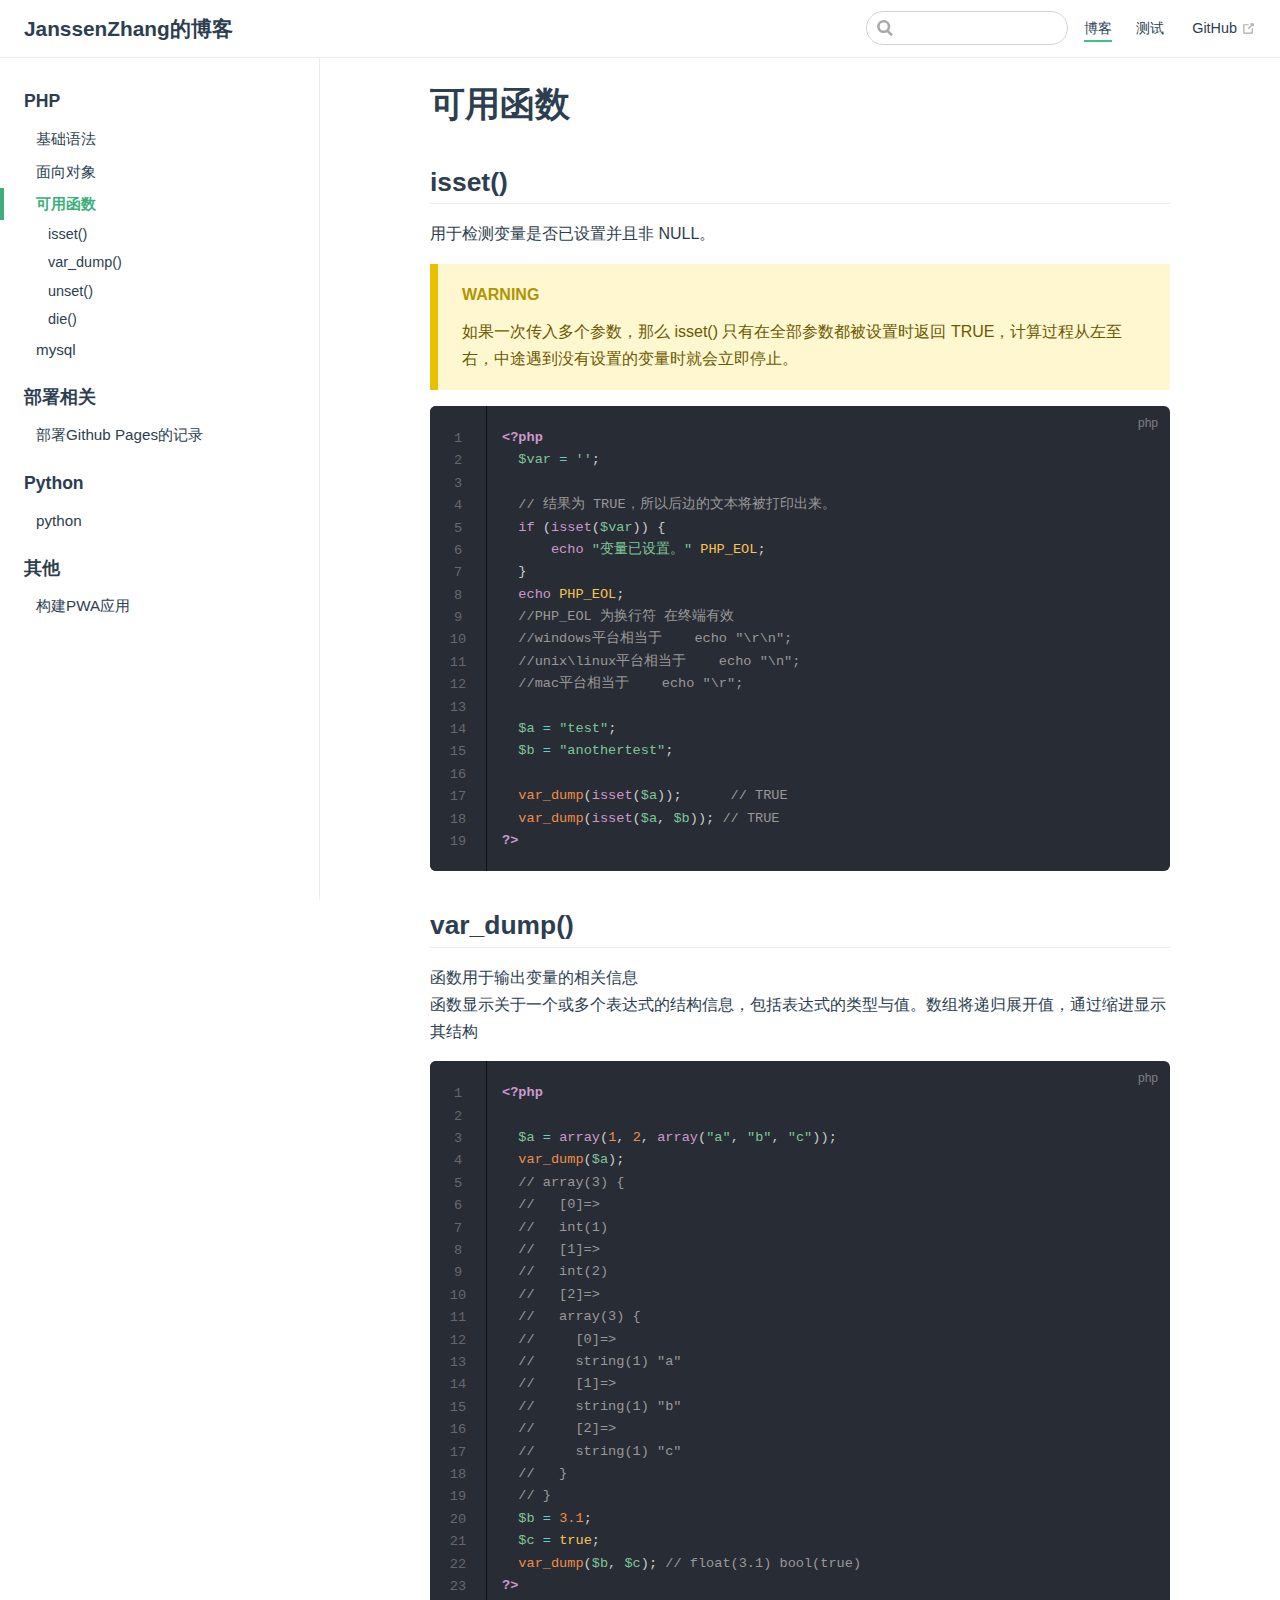
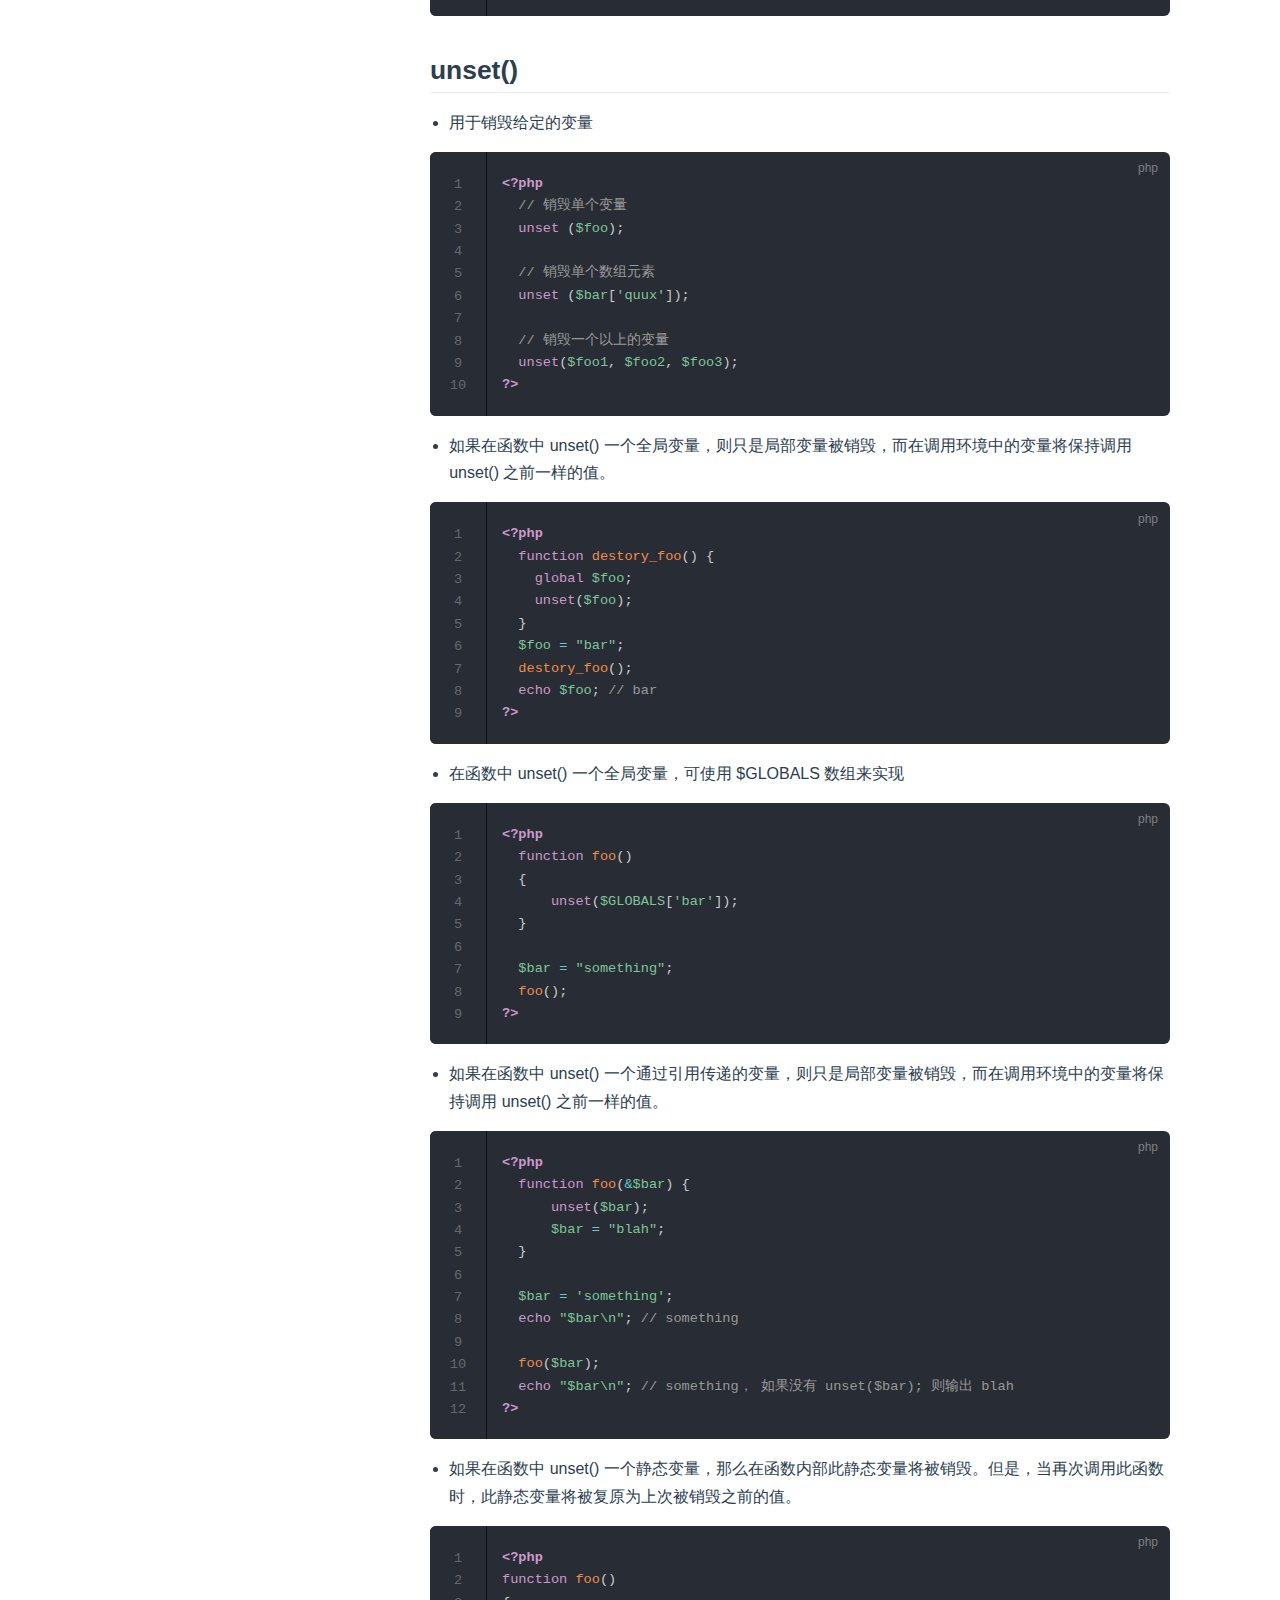
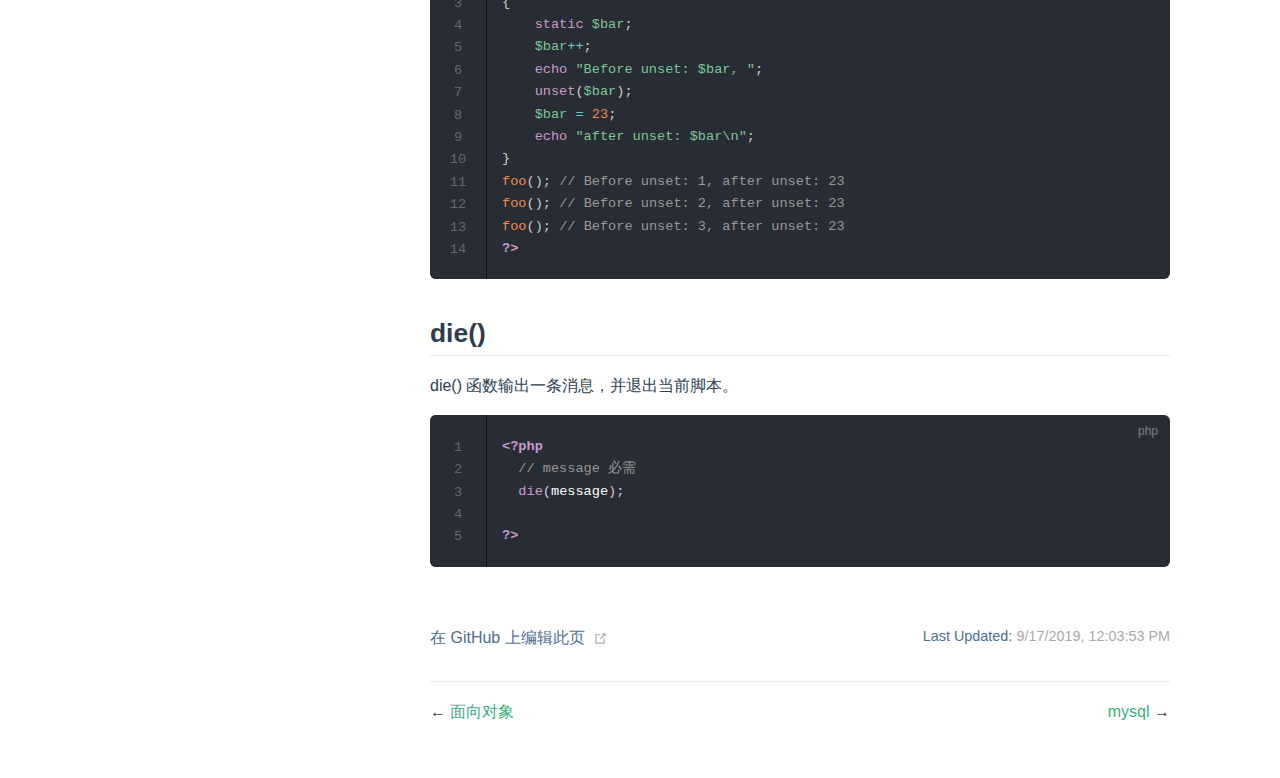
<file: blog/php-function.html>
<!DOCTYPE html>
<html lang="en-US">
  <head>
    <meta charset="utf-8">
    <meta name="viewport" content="width=device-width,initial-scale=1">
    <title>可用函数 |  JanssenZhang的博客</title>
    <meta name="description" content="欢迎来访">
    <link rel="icon" href="/logo.png">
    
    <link rel="preload" href="/assets/css/0.styles.9a4bacdc.css" as="style"><link rel="preload" href="/assets/js/app.0e3aea1b.js" as="script"><link rel="preload" href="/assets/js/2.ed0e0a48.js" as="script"><link rel="preload" href="/assets/js/13.b6d6c516.js" as="script"><link rel="prefetch" href="/assets/js/10.03ef0b13.js"><link rel="prefetch" href="/assets/js/11.e2c2cd2b.js"><link rel="prefetch" href="/assets/js/12.93cc900e.js"><link rel="prefetch" href="/assets/js/14.ef890e56.js"><link rel="prefetch" href="/assets/js/15.0c1b2da4.js"><link rel="prefetch" href="/assets/js/16.7a9ae6ca.js"><link rel="prefetch" href="/assets/js/17.bc6491e1.js"><link rel="prefetch" href="/assets/js/18.e6e10a4d.js"><link rel="prefetch" href="/assets/js/3.e8d7b161.js"><link rel="prefetch" href="/assets/js/4.b78db034.js"><link rel="prefetch" href="/assets/js/5.7afb389f.js"><link rel="prefetch" href="/assets/js/6.46915e2e.js"><link rel="prefetch" href="/assets/js/7.ec373cae.js"><link rel="prefetch" href="/assets/js/8.7d4deaa0.js"><link rel="prefetch" href="/assets/js/9.71478607.js">
    <link rel="stylesheet" href="/assets/css/0.styles.9a4bacdc.css">
  </head>
  <body>
    <div id="app" data-server-rendered="true"><div class="theme-container"><header class="navbar"><div class="sidebar-button"><svg xmlns="http://www.w3.org/2000/svg" aria-hidden="true" role="img" viewBox="0 0 448 512" class="icon"><path fill="currentColor" d="M436 124H12c-6.627 0-12-5.373-12-12V80c0-6.627 5.373-12 12-12h424c6.627 0 12 5.373 12 12v32c0 6.627-5.373 12-12 12zm0 160H12c-6.627 0-12-5.373-12-12v-32c0-6.627 5.373-12 12-12h424c6.627 0 12 5.373 12 12v32c0 6.627-5.373 12-12 12zm0 160H12c-6.627 0-12-5.373-12-12v-32c0-6.627 5.373-12 12-12h424c6.627 0 12 5.373 12 12v32c0 6.627-5.373 12-12 12z"></path></svg></div> <a href="/" class="home-link router-link-active"><!----> <span class="site-name"> JanssenZhang的博客</span></a> <div class="links"><div class="search-box"><input aria-label="Search" autocomplete="off" spellcheck="false" value=""> <!----></div> <nav class="nav-links can-hide"><div class="nav-item"><a href="/blog/" class="nav-link router-link-active">博客</a></div><div class="nav-item"><a href="/apple/" class="nav-link">测试</a></div> <a href="https://github.com/JanssenZhang/JayBlog" target="_blank" rel="noopener noreferrer" class="repo-link">
    GitHub
    <svg xmlns="http://www.w3.org/2000/svg" aria-hidden="true" x="0px" y="0px" viewBox="0 0 100 100" width="15" height="15" class="icon outbound"><path fill="currentColor" d="M18.8,85.1h56l0,0c2.2,0,4-1.8,4-4v-32h-8v28h-48v-48h28v-8h-32l0,0c-2.2,0-4,1.8-4,4v56C14.8,83.3,16.6,85.1,18.8,85.1z"></path> <polygon fill="currentColor" points="45.7,48.7 51.3,54.3 77.2,28.5 77.2,37.2 85.2,37.2 85.2,14.9 62.8,14.9 62.8,22.9 71.5,22.9"></polygon></svg></a></nav></div></header> <div class="sidebar-mask"></div> <aside class="sidebar"><nav class="nav-links"><div class="nav-item"><a href="/blog/" class="nav-link router-link-active">博客</a></div><div class="nav-item"><a href="/apple/" class="nav-link">测试</a></div> <a href="https://github.com/JanssenZhang/JayBlog" target="_blank" rel="noopener noreferrer" class="repo-link">
    GitHub
    <svg xmlns="http://www.w3.org/2000/svg" aria-hidden="true" x="0px" y="0px" viewBox="0 0 100 100" width="15" height="15" class="icon outbound"><path fill="currentColor" d="M18.8,85.1h56l0,0c2.2,0,4-1.8,4-4v-32h-8v28h-48v-48h28v-8h-32l0,0c-2.2,0-4,1.8-4,4v56C14.8,83.3,16.6,85.1,18.8,85.1z"></path> <polygon fill="currentColor" points="45.7,48.7 51.3,54.3 77.2,28.5 77.2,37.2 85.2,37.2 85.2,14.9 62.8,14.9 62.8,22.9 71.5,22.9"></polygon></svg></a></nav>  <ul class="sidebar-links"><li><section class="sidebar-group depth-0"><p class="sidebar-heading open"><span>PHP</span> <!----></p> <ul class="sidebar-links sidebar-group-items"><li><a href="/blog/php-basis.html" class="sidebar-link">基础语法</a></li><li><a href="/blog/php-oop.html" class="sidebar-link">面向对象</a></li><li><a href="/blog/php-function.html" class="active sidebar-link">可用函数</a><ul class="sidebar-sub-headers"><li class="sidebar-sub-header"><a href="/blog/php-function.html#isset" class="sidebar-link">isset()</a></li><li class="sidebar-sub-header"><a href="/blog/php-function.html#var-dump" class="sidebar-link">var_dump()</a></li><li class="sidebar-sub-header"><a href="/blog/php-function.html#unset" class="sidebar-link">unset()</a></li><li class="sidebar-sub-header"><a href="/blog/php-function.html#die" class="sidebar-link">die()</a></li></ul></li><li><a href="/blog/php-mysql.html" class="sidebar-link">mysql</a></li></ul></section></li><li><section class="sidebar-group depth-0"><p class="sidebar-heading"><span>部署相关</span> <!----></p> <ul class="sidebar-links sidebar-group-items"><li><a href="/blog/github.html" class="sidebar-link">部署Github Pages的记录</a></li></ul></section></li><li><section class="sidebar-group depth-0"><p class="sidebar-heading"><span>Python</span> <!----></p> <ul class="sidebar-links sidebar-group-items"><li><a href="/blog/python-basic.html" class="sidebar-link">python</a></li></ul></section></li><li><section class="sidebar-group depth-0"><p class="sidebar-heading"><span>其他</span> <!----></p> <ul class="sidebar-links sidebar-group-items"><li><a href="/blog/pwa.html" class="sidebar-link">构建PWA应用</a></li></ul></section></li></ul> </aside> <main class="page"> <div class="theme-default-content content__default"><h1 id="可用函数"><a href="#可用函数" class="header-anchor">#</a> 可用函数</h1> <h2 id="isset"><a href="#isset" class="header-anchor">#</a> isset()</h2> <p>用于检测变量是否已设置并且非 NULL。</p> <div class="custom-block warning"><p class="custom-block-title">WARNING</p> <p>如果一次传入多个参数，那么 isset() 只有在全部参数都被设置时返回 TRUE，计算过程从左至右，中途遇到没有设置的变量时就会立即停止。</p></div> <div class="language-php line-numbers-mode"><pre class="language-php"><code><span class="token php language-php"><span class="token delimiter important">&lt;?php</span>
  <span class="token variable">$var</span> <span class="token operator">=</span> <span class="token single-quoted-string string">''</span><span class="token punctuation">;</span>
  
  <span class="token comment">// 结果为 TRUE，所以后边的文本将被打印出来。</span>
  <span class="token keyword">if</span> <span class="token punctuation">(</span><span class="token keyword">isset</span><span class="token punctuation">(</span><span class="token variable">$var</span><span class="token punctuation">)</span><span class="token punctuation">)</span> <span class="token punctuation">{</span>
      <span class="token keyword">echo</span> <span class="token double-quoted-string string">&quot;变量已设置。&quot;</span> <span class="token constant">PHP_EOL</span><span class="token punctuation">;</span>
  <span class="token punctuation">}</span>
  <span class="token keyword">echo</span> <span class="token constant">PHP_EOL</span><span class="token punctuation">;</span>
  <span class="token comment">//PHP_EOL 为换行符 在终端有效</span>
  <span class="token comment">//windows平台相当于    echo &quot;\r\n&quot;;</span>
  <span class="token comment">//unix\linux平台相当于    echo &quot;\n&quot;;</span>
  <span class="token comment">//mac平台相当于    echo &quot;\r&quot;;</span>

  <span class="token variable">$a</span> <span class="token operator">=</span> <span class="token double-quoted-string string">&quot;test&quot;</span><span class="token punctuation">;</span>
  <span class="token variable">$b</span> <span class="token operator">=</span> <span class="token double-quoted-string string">&quot;anothertest&quot;</span><span class="token punctuation">;</span>
  
  <span class="token function">var_dump</span><span class="token punctuation">(</span><span class="token keyword">isset</span><span class="token punctuation">(</span><span class="token variable">$a</span><span class="token punctuation">)</span><span class="token punctuation">)</span><span class="token punctuation">;</span>      <span class="token comment">// TRUE</span>
  <span class="token function">var_dump</span><span class="token punctuation">(</span><span class="token keyword">isset</span><span class="token punctuation">(</span><span class="token variable">$a</span><span class="token punctuation">,</span> <span class="token variable">$b</span><span class="token punctuation">)</span><span class="token punctuation">)</span><span class="token punctuation">;</span> <span class="token comment">// TRUE</span>
<span class="token delimiter important">?&gt;</span></span>
</code></pre> <div class="line-numbers-wrapper"><span class="line-number">1</span><br><span class="line-number">2</span><br><span class="line-number">3</span><br><span class="line-number">4</span><br><span class="line-number">5</span><br><span class="line-number">6</span><br><span class="line-number">7</span><br><span class="line-number">8</span><br><span class="line-number">9</span><br><span class="line-number">10</span><br><span class="line-number">11</span><br><span class="line-number">12</span><br><span class="line-number">13</span><br><span class="line-number">14</span><br><span class="line-number">15</span><br><span class="line-number">16</span><br><span class="line-number">17</span><br><span class="line-number">18</span><br><span class="line-number">19</span><br></div></div><h2 id="var-dump"><a href="#var-dump" class="header-anchor">#</a> var_dump()</h2> <p>函数用于输出变量的相关信息<br>
函数显示关于一个或多个表达式的结构信息，包括表达式的类型与值。数组将递归展开值，通过缩进显示其结构</p> <div class="language-php line-numbers-mode"><pre class="language-php"><code><span class="token php language-php"><span class="token delimiter important">&lt;?php</span>

  <span class="token variable">$a</span> <span class="token operator">=</span> <span class="token keyword">array</span><span class="token punctuation">(</span><span class="token number">1</span><span class="token punctuation">,</span> <span class="token number">2</span><span class="token punctuation">,</span> <span class="token keyword">array</span><span class="token punctuation">(</span><span class="token double-quoted-string string">&quot;a&quot;</span><span class="token punctuation">,</span> <span class="token double-quoted-string string">&quot;b&quot;</span><span class="token punctuation">,</span> <span class="token double-quoted-string string">&quot;c&quot;</span><span class="token punctuation">)</span><span class="token punctuation">)</span><span class="token punctuation">;</span>
  <span class="token function">var_dump</span><span class="token punctuation">(</span><span class="token variable">$a</span><span class="token punctuation">)</span><span class="token punctuation">;</span>
  <span class="token comment">// array(3) {</span>
  <span class="token comment">//   [0]=&gt;</span>
  <span class="token comment">//   int(1)</span>
  <span class="token comment">//   [1]=&gt;</span>
  <span class="token comment">//   int(2)</span>
  <span class="token comment">//   [2]=&gt;</span>
  <span class="token comment">//   array(3) {</span>
  <span class="token comment">//     [0]=&gt;</span>
  <span class="token comment">//     string(1) &quot;a&quot;</span>
  <span class="token comment">//     [1]=&gt;</span>
  <span class="token comment">//     string(1) &quot;b&quot;</span>
  <span class="token comment">//     [2]=&gt;</span>
  <span class="token comment">//     string(1) &quot;c&quot;</span>
  <span class="token comment">//   }</span>
  <span class="token comment">// }</span>
  <span class="token variable">$b</span> <span class="token operator">=</span> <span class="token number">3.1</span><span class="token punctuation">;</span>
  <span class="token variable">$c</span> <span class="token operator">=</span> <span class="token boolean constant">true</span><span class="token punctuation">;</span>
  <span class="token function">var_dump</span><span class="token punctuation">(</span><span class="token variable">$b</span><span class="token punctuation">,</span> <span class="token variable">$c</span><span class="token punctuation">)</span><span class="token punctuation">;</span> <span class="token comment">// float(3.1) bool(true)</span>
<span class="token delimiter important">?&gt;</span></span>
</code></pre> <div class="line-numbers-wrapper"><span class="line-number">1</span><br><span class="line-number">2</span><br><span class="line-number">3</span><br><span class="line-number">4</span><br><span class="line-number">5</span><br><span class="line-number">6</span><br><span class="line-number">7</span><br><span class="line-number">8</span><br><span class="line-number">9</span><br><span class="line-number">10</span><br><span class="line-number">11</span><br><span class="line-number">12</span><br><span class="line-number">13</span><br><span class="line-number">14</span><br><span class="line-number">15</span><br><span class="line-number">16</span><br><span class="line-number">17</span><br><span class="line-number">18</span><br><span class="line-number">19</span><br><span class="line-number">20</span><br><span class="line-number">21</span><br><span class="line-number">22</span><br><span class="line-number">23</span><br></div></div><h2 id="unset"><a href="#unset" class="header-anchor">#</a> unset()</h2> <ul><li>用于销毁给定的变量</li></ul> <div class="language-php line-numbers-mode"><pre class="language-php"><code><span class="token php language-php"><span class="token delimiter important">&lt;?php</span>
  <span class="token comment">// 销毁单个变量</span>
  <span class="token keyword">unset</span> <span class="token punctuation">(</span><span class="token variable">$foo</span><span class="token punctuation">)</span><span class="token punctuation">;</span>
  
  <span class="token comment">// 销毁单个数组元素</span>
  <span class="token keyword">unset</span> <span class="token punctuation">(</span><span class="token variable">$bar</span><span class="token punctuation">[</span><span class="token single-quoted-string string">'quux'</span><span class="token punctuation">]</span><span class="token punctuation">)</span><span class="token punctuation">;</span>
  
  <span class="token comment">// 销毁一个以上的变量</span>
  <span class="token keyword">unset</span><span class="token punctuation">(</span><span class="token variable">$foo1</span><span class="token punctuation">,</span> <span class="token variable">$foo2</span><span class="token punctuation">,</span> <span class="token variable">$foo3</span><span class="token punctuation">)</span><span class="token punctuation">;</span>
<span class="token delimiter important">?&gt;</span></span>
</code></pre> <div class="line-numbers-wrapper"><span class="line-number">1</span><br><span class="line-number">2</span><br><span class="line-number">3</span><br><span class="line-number">4</span><br><span class="line-number">5</span><br><span class="line-number">6</span><br><span class="line-number">7</span><br><span class="line-number">8</span><br><span class="line-number">9</span><br><span class="line-number">10</span><br></div></div><ul><li>如果在函数中 unset() 一个全局变量，则只是局部变量被销毁，而在调用环境中的变量将保持调用 unset() 之前一样的值。</li></ul> <div class="language-php line-numbers-mode"><pre class="language-php"><code><span class="token php language-php"><span class="token delimiter important">&lt;?php</span>
  <span class="token keyword">function</span> <span class="token function">destory_foo</span><span class="token punctuation">(</span><span class="token punctuation">)</span> <span class="token punctuation">{</span>
    <span class="token keyword">global</span> <span class="token variable">$foo</span><span class="token punctuation">;</span>
    <span class="token keyword">unset</span><span class="token punctuation">(</span><span class="token variable">$foo</span><span class="token punctuation">)</span><span class="token punctuation">;</span>
  <span class="token punctuation">}</span>
  <span class="token variable">$foo</span> <span class="token operator">=</span> <span class="token double-quoted-string string">&quot;bar&quot;</span><span class="token punctuation">;</span>
  <span class="token function">destory_foo</span><span class="token punctuation">(</span><span class="token punctuation">)</span><span class="token punctuation">;</span>
  <span class="token keyword">echo</span> <span class="token variable">$foo</span><span class="token punctuation">;</span> <span class="token comment">// bar</span>
<span class="token delimiter important">?&gt;</span></span>
</code></pre> <div class="line-numbers-wrapper"><span class="line-number">1</span><br><span class="line-number">2</span><br><span class="line-number">3</span><br><span class="line-number">4</span><br><span class="line-number">5</span><br><span class="line-number">6</span><br><span class="line-number">7</span><br><span class="line-number">8</span><br><span class="line-number">9</span><br></div></div><ul><li>在函数中 unset() 一个全局变量，可使用 $GLOBALS 数组来实现</li></ul> <div class="language-php line-numbers-mode"><pre class="language-php"><code><span class="token php language-php"><span class="token delimiter important">&lt;?php</span>
  <span class="token keyword">function</span> <span class="token function">foo</span><span class="token punctuation">(</span><span class="token punctuation">)</span>
  <span class="token punctuation">{</span>
      <span class="token keyword">unset</span><span class="token punctuation">(</span><span class="token variable">$GLOBALS</span><span class="token punctuation">[</span><span class="token single-quoted-string string">'bar'</span><span class="token punctuation">]</span><span class="token punctuation">)</span><span class="token punctuation">;</span>
  <span class="token punctuation">}</span>
  
  <span class="token variable">$bar</span> <span class="token operator">=</span> <span class="token double-quoted-string string">&quot;something&quot;</span><span class="token punctuation">;</span>
  <span class="token function">foo</span><span class="token punctuation">(</span><span class="token punctuation">)</span><span class="token punctuation">;</span>
<span class="token delimiter important">?&gt;</span></span>
</code></pre> <div class="line-numbers-wrapper"><span class="line-number">1</span><br><span class="line-number">2</span><br><span class="line-number">3</span><br><span class="line-number">4</span><br><span class="line-number">5</span><br><span class="line-number">6</span><br><span class="line-number">7</span><br><span class="line-number">8</span><br><span class="line-number">9</span><br></div></div><ul><li>如果在函数中 unset() 一个通过引用传递的变量，则只是局部变量被销毁，而在调用环境中的变量将保持调用 unset() 之前一样的值。</li></ul> <div class="language-php line-numbers-mode"><pre class="language-php"><code><span class="token php language-php"><span class="token delimiter important">&lt;?php</span>
  <span class="token keyword">function</span> <span class="token function">foo</span><span class="token punctuation">(</span><span class="token operator">&amp;</span><span class="token variable">$bar</span><span class="token punctuation">)</span> <span class="token punctuation">{</span>
      <span class="token keyword">unset</span><span class="token punctuation">(</span><span class="token variable">$bar</span><span class="token punctuation">)</span><span class="token punctuation">;</span>
      <span class="token variable">$bar</span> <span class="token operator">=</span> <span class="token double-quoted-string string">&quot;blah&quot;</span><span class="token punctuation">;</span>
  <span class="token punctuation">}</span>
  
  <span class="token variable">$bar</span> <span class="token operator">=</span> <span class="token single-quoted-string string">'something'</span><span class="token punctuation">;</span>
  <span class="token keyword">echo</span> <span class="token double-quoted-string string">&quot;<span class="token interpolation"><span class="token variable">$bar</span></span>\n&quot;</span><span class="token punctuation">;</span> <span class="token comment">// something</span>
  
  <span class="token function">foo</span><span class="token punctuation">(</span><span class="token variable">$bar</span><span class="token punctuation">)</span><span class="token punctuation">;</span>
  <span class="token keyword">echo</span> <span class="token double-quoted-string string">&quot;<span class="token interpolation"><span class="token variable">$bar</span></span>\n&quot;</span><span class="token punctuation">;</span> <span class="token comment">// something， 如果没有 unset($bar); 则输出 blah</span>
<span class="token delimiter important">?&gt;</span></span>
</code></pre> <div class="line-numbers-wrapper"><span class="line-number">1</span><br><span class="line-number">2</span><br><span class="line-number">3</span><br><span class="line-number">4</span><br><span class="line-number">5</span><br><span class="line-number">6</span><br><span class="line-number">7</span><br><span class="line-number">8</span><br><span class="line-number">9</span><br><span class="line-number">10</span><br><span class="line-number">11</span><br><span class="line-number">12</span><br></div></div><ul><li>如果在函数中 unset() 一个静态变量，那么在函数内部此静态变量将被销毁。但是，当再次调用此函数时，此静态变量将被复原为上次被销毁之前的值。</li></ul> <div class="language-php line-numbers-mode"><pre class="language-php"><code><span class="token php language-php"><span class="token delimiter important">&lt;?php</span>
<span class="token keyword">function</span> <span class="token function">foo</span><span class="token punctuation">(</span><span class="token punctuation">)</span>
<span class="token punctuation">{</span>
    <span class="token keyword">static</span> <span class="token variable">$bar</span><span class="token punctuation">;</span>
    <span class="token variable">$bar</span><span class="token operator">++</span><span class="token punctuation">;</span>
    <span class="token keyword">echo</span> <span class="token double-quoted-string string">&quot;Before unset: <span class="token interpolation"><span class="token variable">$bar</span></span>, &quot;</span><span class="token punctuation">;</span>
    <span class="token keyword">unset</span><span class="token punctuation">(</span><span class="token variable">$bar</span><span class="token punctuation">)</span><span class="token punctuation">;</span>
    <span class="token variable">$bar</span> <span class="token operator">=</span> <span class="token number">23</span><span class="token punctuation">;</span>
    <span class="token keyword">echo</span> <span class="token double-quoted-string string">&quot;after unset: <span class="token interpolation"><span class="token variable">$bar</span></span>\n&quot;</span><span class="token punctuation">;</span>
<span class="token punctuation">}</span>
<span class="token function">foo</span><span class="token punctuation">(</span><span class="token punctuation">)</span><span class="token punctuation">;</span> <span class="token comment">// Before unset: 1, after unset: 23</span>
<span class="token function">foo</span><span class="token punctuation">(</span><span class="token punctuation">)</span><span class="token punctuation">;</span> <span class="token comment">// Before unset: 2, after unset: 23</span>
<span class="token function">foo</span><span class="token punctuation">(</span><span class="token punctuation">)</span><span class="token punctuation">;</span> <span class="token comment">// Before unset: 3, after unset: 23</span>
<span class="token delimiter important">?&gt;</span></span>
</code></pre> <div class="line-numbers-wrapper"><span class="line-number">1</span><br><span class="line-number">2</span><br><span class="line-number">3</span><br><span class="line-number">4</span><br><span class="line-number">5</span><br><span class="line-number">6</span><br><span class="line-number">7</span><br><span class="line-number">8</span><br><span class="line-number">9</span><br><span class="line-number">10</span><br><span class="line-number">11</span><br><span class="line-number">12</span><br><span class="line-number">13</span><br><span class="line-number">14</span><br></div></div><h2 id="die"><a href="#die" class="header-anchor">#</a> die()</h2> <p>die() 函数输出一条消息，并退出当前脚本。</p> <div class="language-php line-numbers-mode"><pre class="language-php"><code><span class="token php language-php"><span class="token delimiter important">&lt;?php</span>
  <span class="token comment">// message 必需</span>
  <span class="token keyword">die</span><span class="token punctuation">(</span>message<span class="token punctuation">)</span><span class="token punctuation">;</span>

<span class="token delimiter important">?&gt;</span></span>
</code></pre> <div class="line-numbers-wrapper"><span class="line-number">1</span><br><span class="line-number">2</span><br><span class="line-number">3</span><br><span class="line-number">4</span><br><span class="line-number">5</span><br></div></div></div> <footer class="page-edit"><div class="edit-link"><a href="https://github.com/JanssenZhang/JayBlog/edit/master/docs/blog/php-function.md" target="_blank" rel="noopener noreferrer">在 GitHub 上编辑此页</a> <svg xmlns="http://www.w3.org/2000/svg" aria-hidden="true" x="0px" y="0px" viewBox="0 0 100 100" width="15" height="15" class="icon outbound"><path fill="currentColor" d="M18.8,85.1h56l0,0c2.2,0,4-1.8,4-4v-32h-8v28h-48v-48h28v-8h-32l0,0c-2.2,0-4,1.8-4,4v56C14.8,83.3,16.6,85.1,18.8,85.1z"></path> <polygon fill="currentColor" points="45.7,48.7 51.3,54.3 77.2,28.5 77.2,37.2 85.2,37.2 85.2,14.9 62.8,14.9 62.8,22.9 71.5,22.9"></polygon></svg></div> <div class="last-updated"><span class="prefix">Last Updated:</span> <span class="time">9/17/2019, 12:03:53 PM</span></div></footer> <div class="page-nav"><p class="inner"><span class="prev">
      ←
      <a href="/blog/php-oop.html" class="prev">面向对象</a></span> <span class="next"><a href="/blog/php-mysql.html">mysql</a>
      →
    </span></p></div> </main></div><div class="global-ui"><!----></div></div>
    <script src="/assets/js/app.0e3aea1b.js" defer></script><script src="/assets/js/2.ed0e0a48.js" defer></script><script src="/assets/js/13.b6d6c516.js" defer></script>
  </body>
</html>
</file>
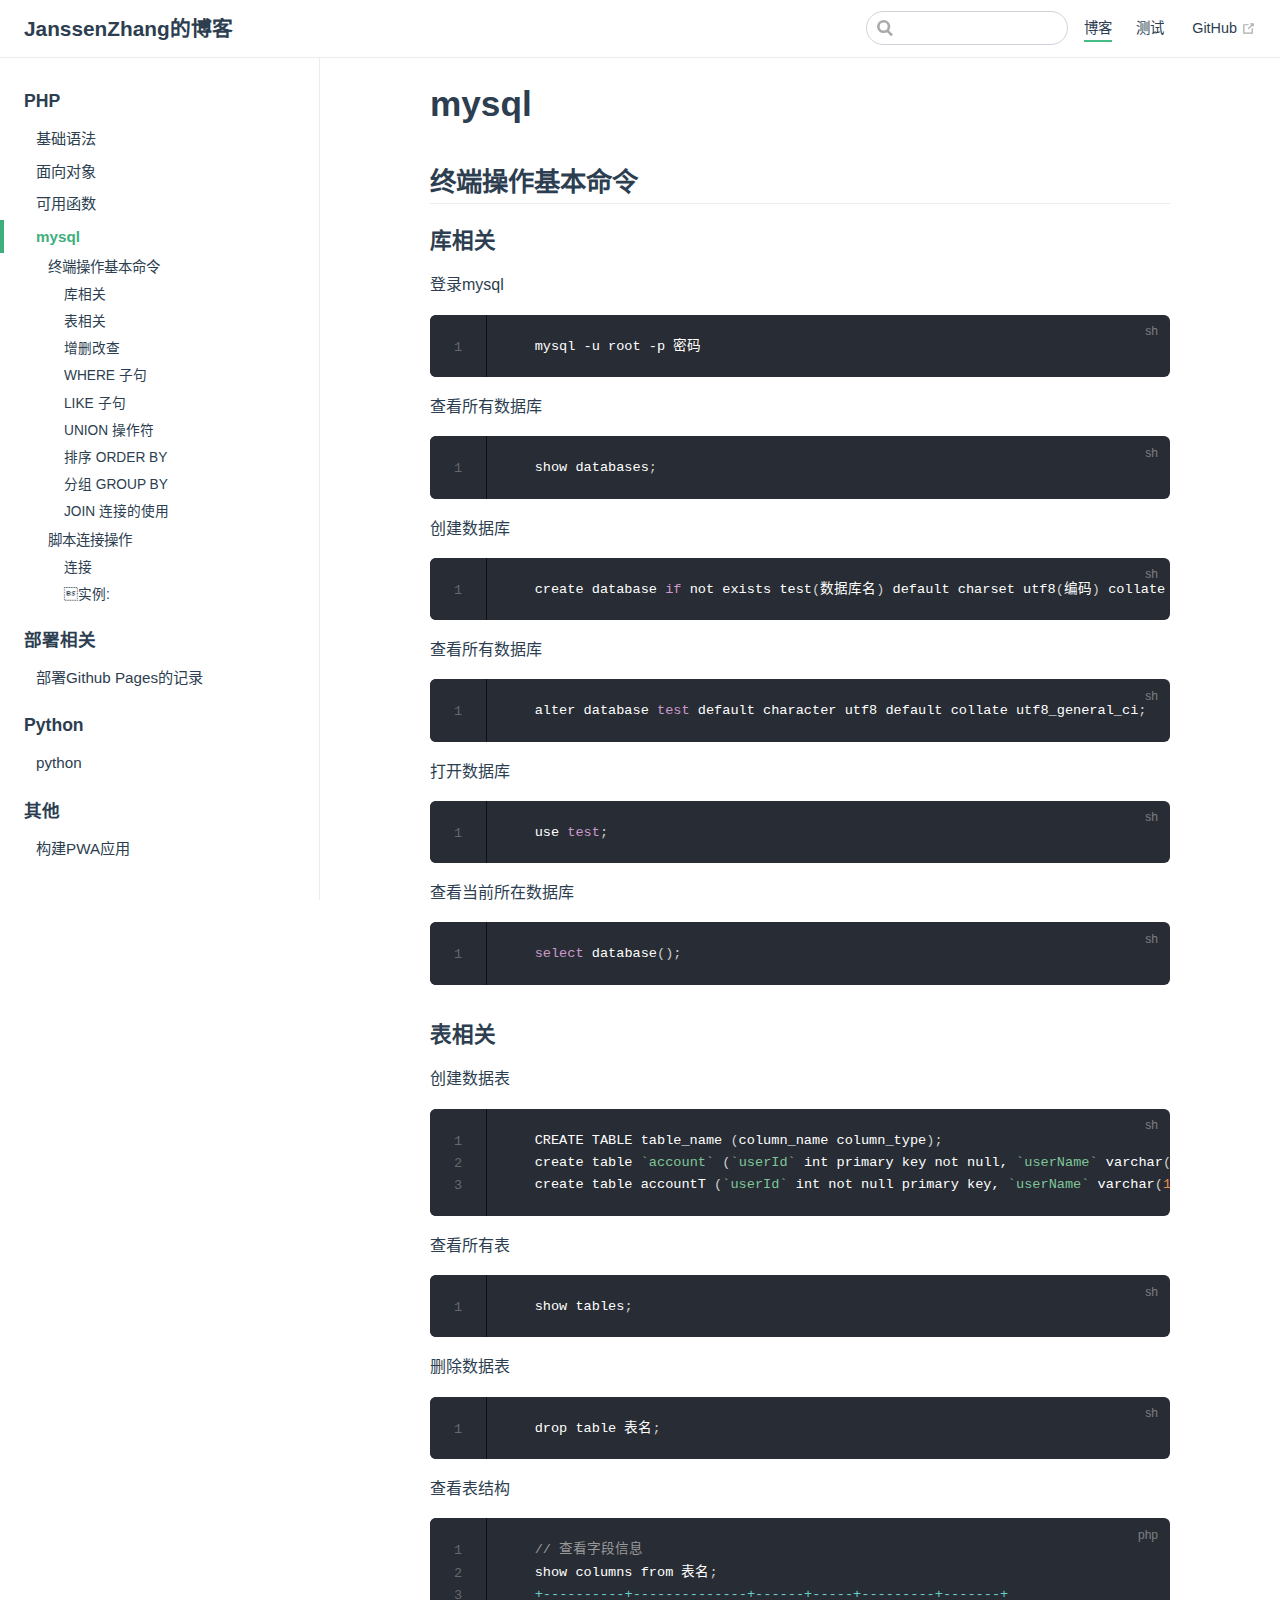
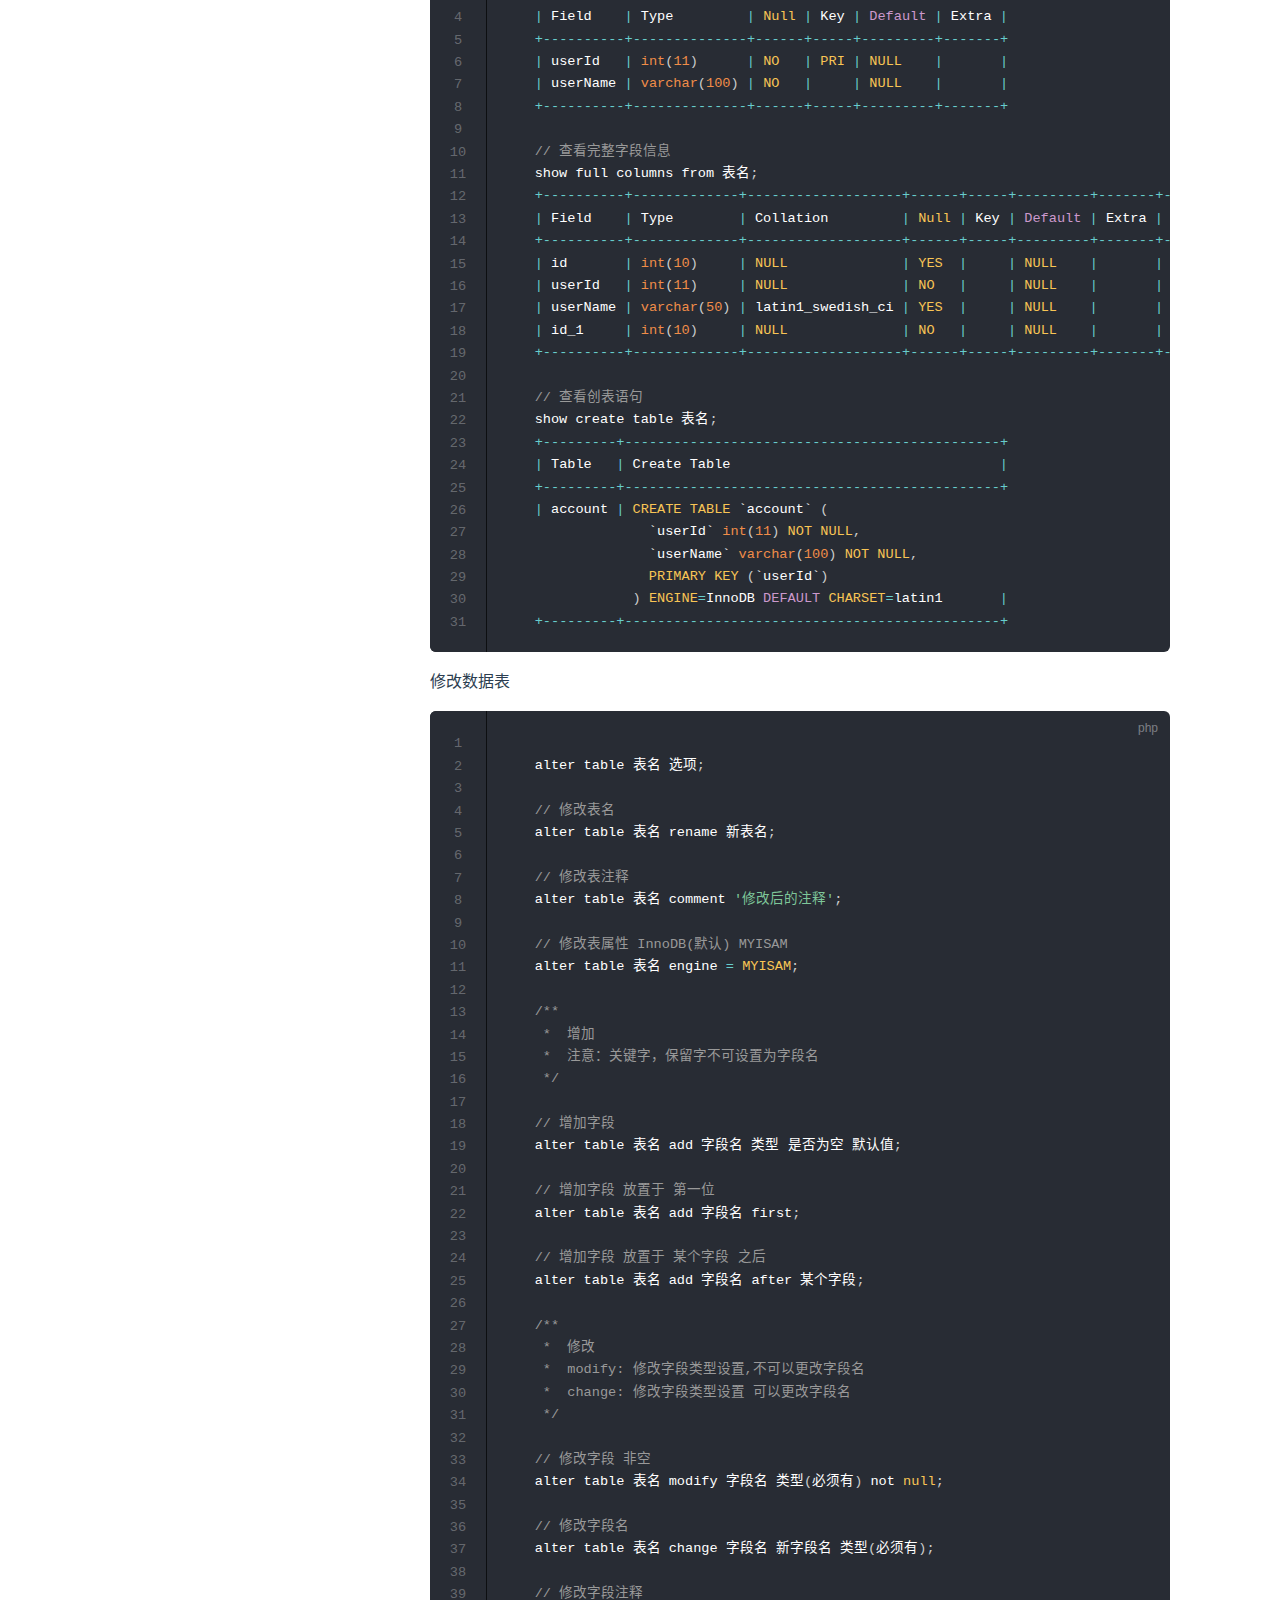
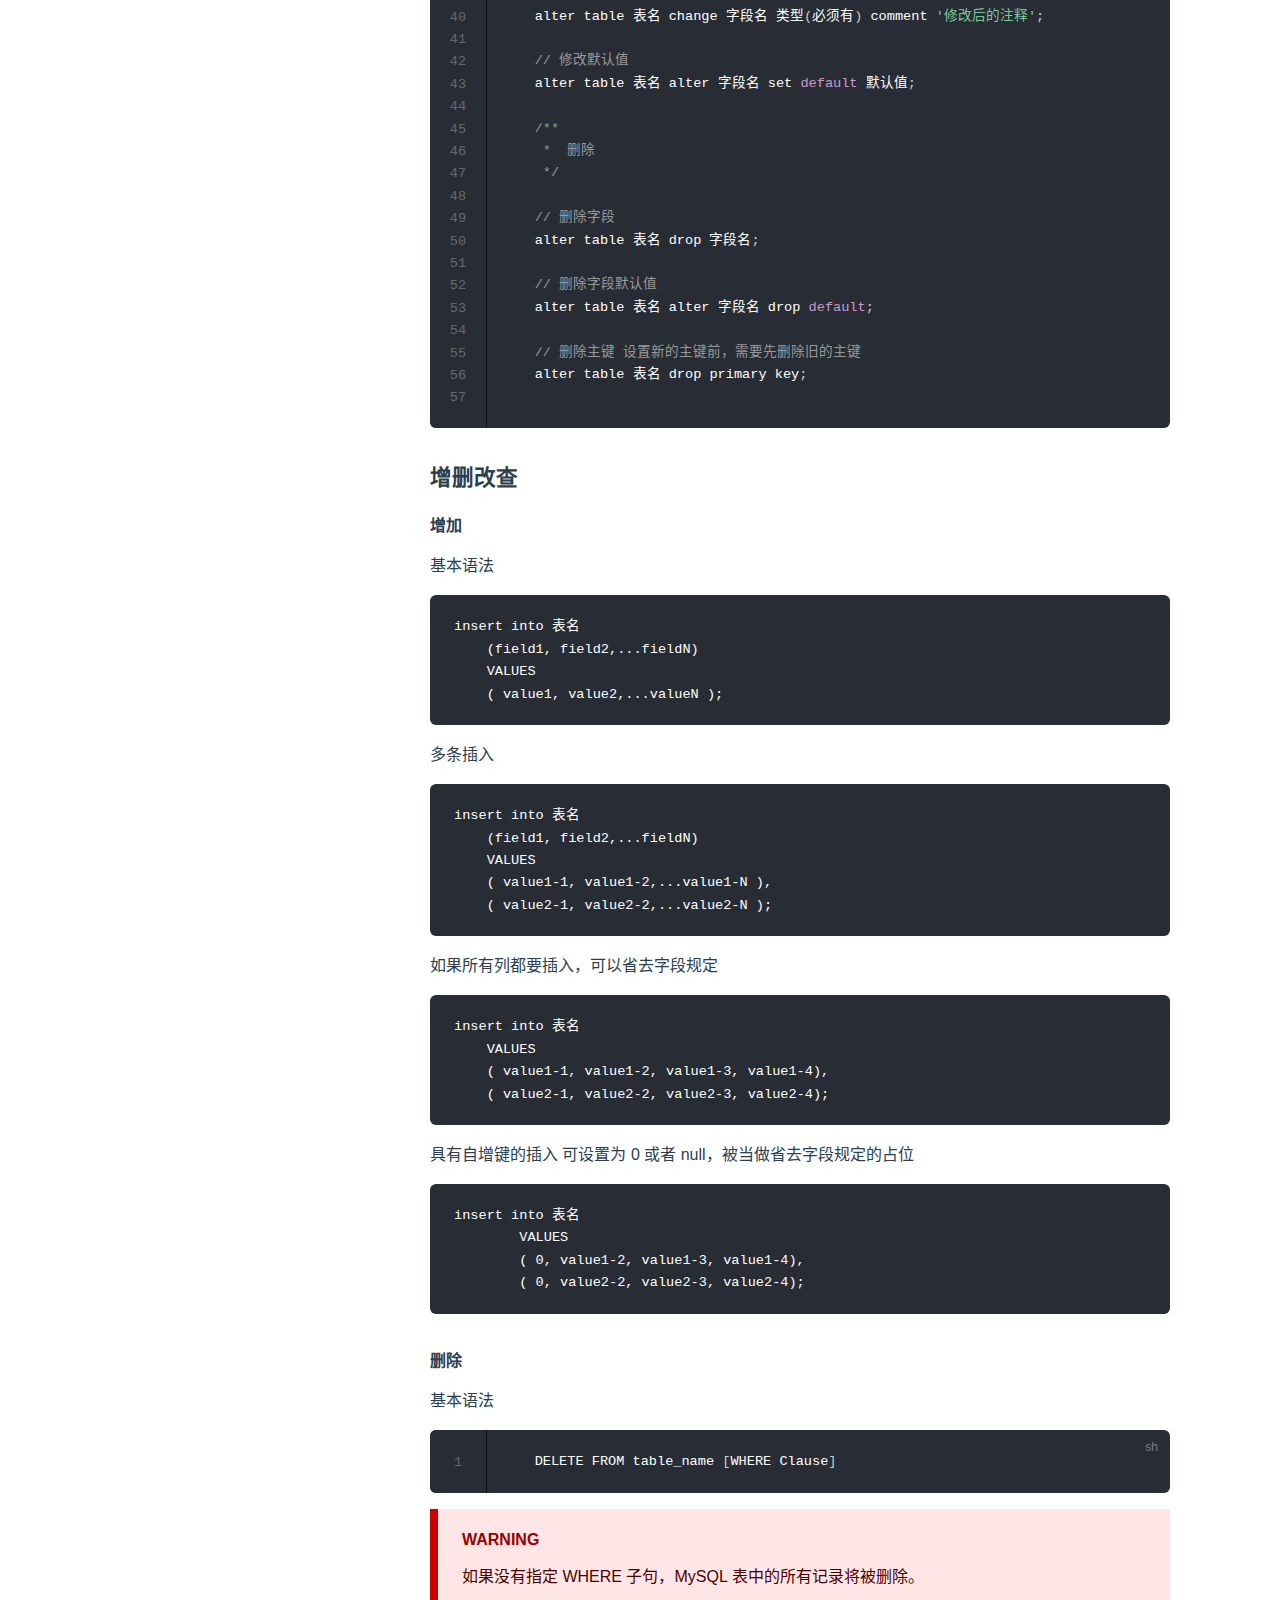
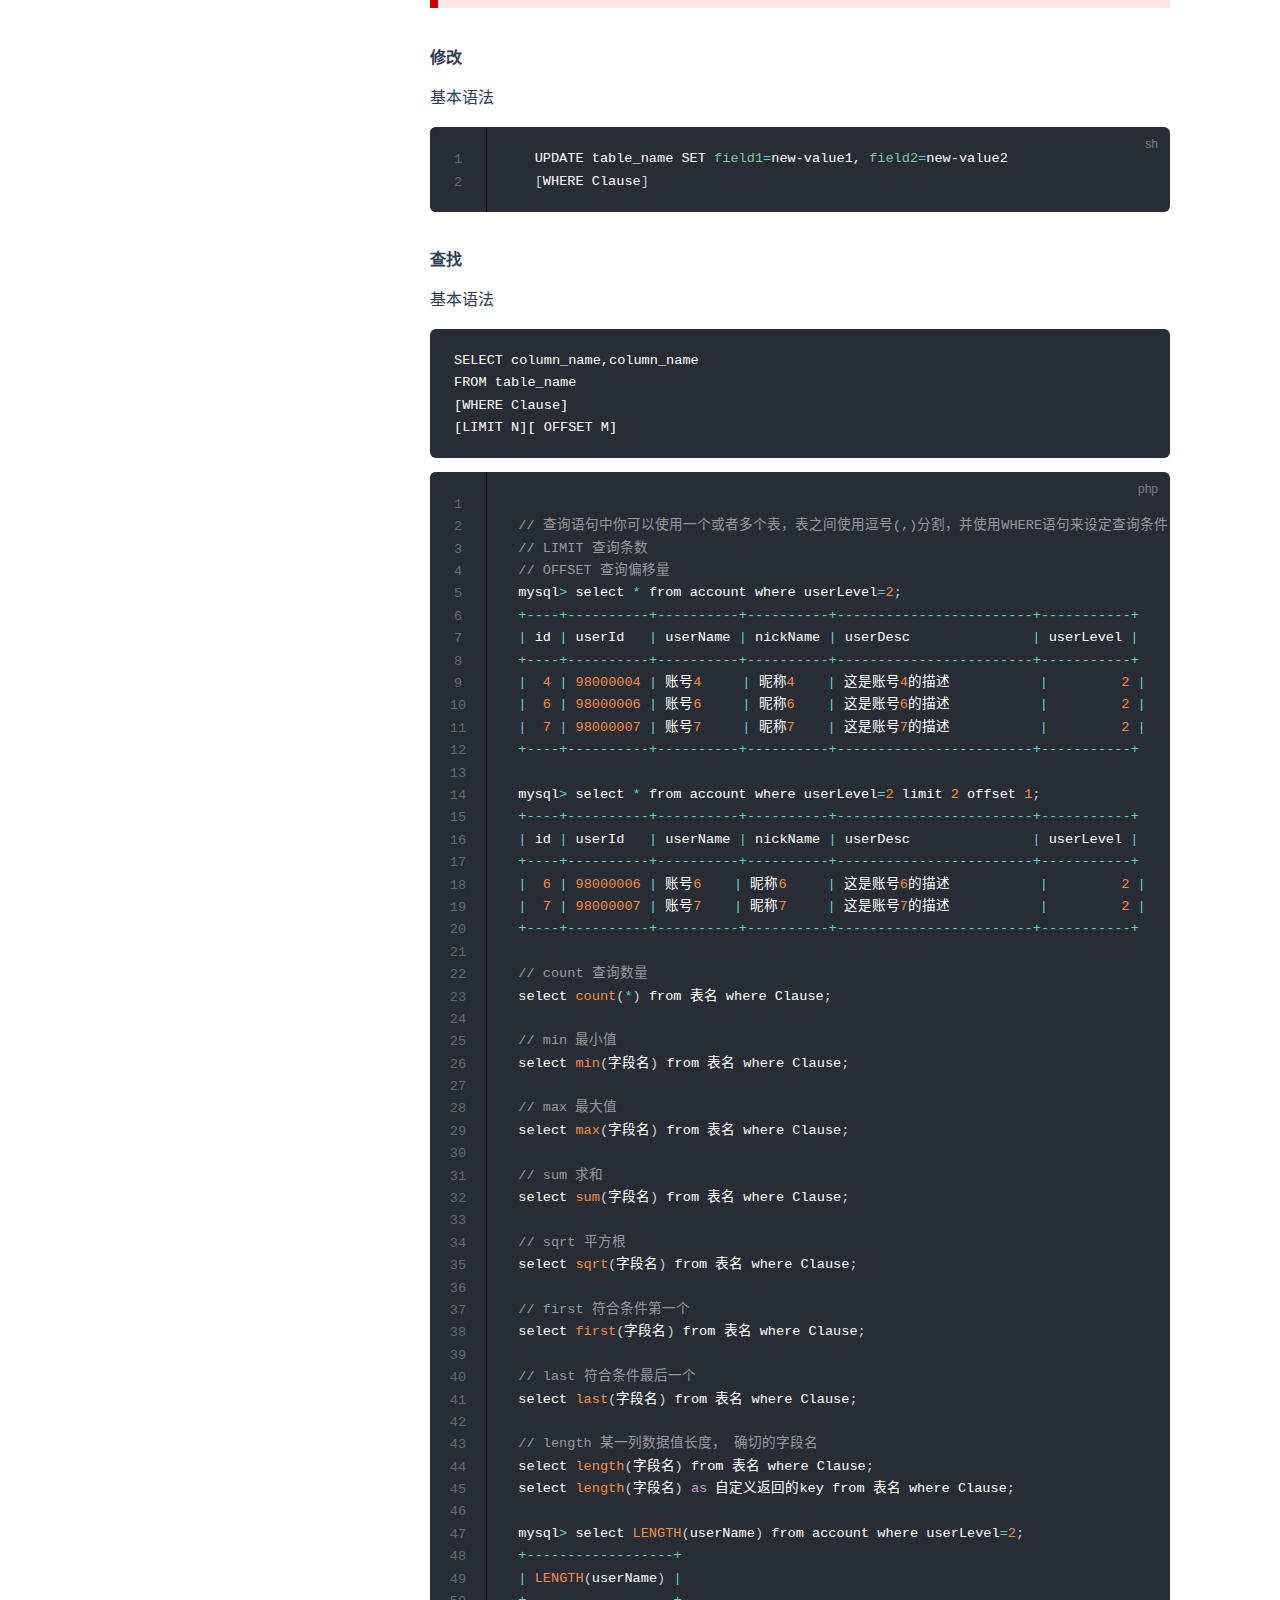
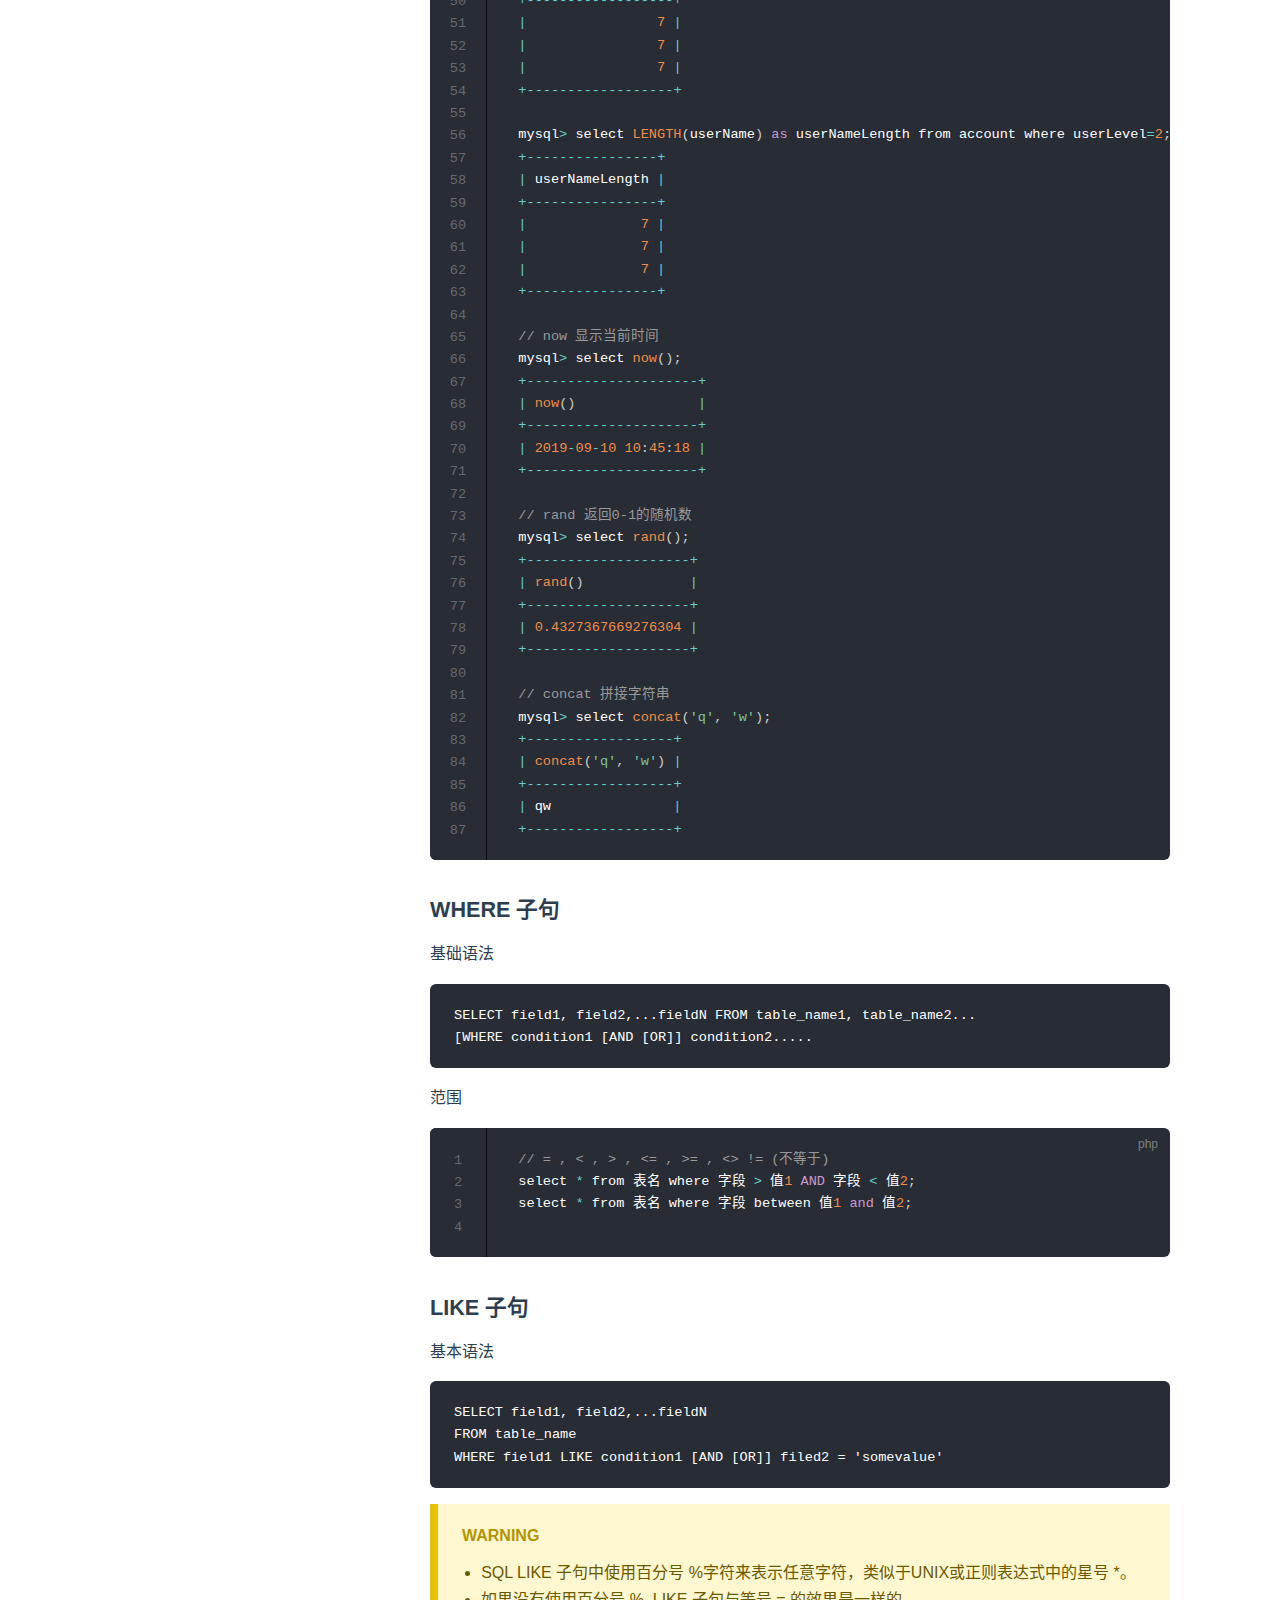
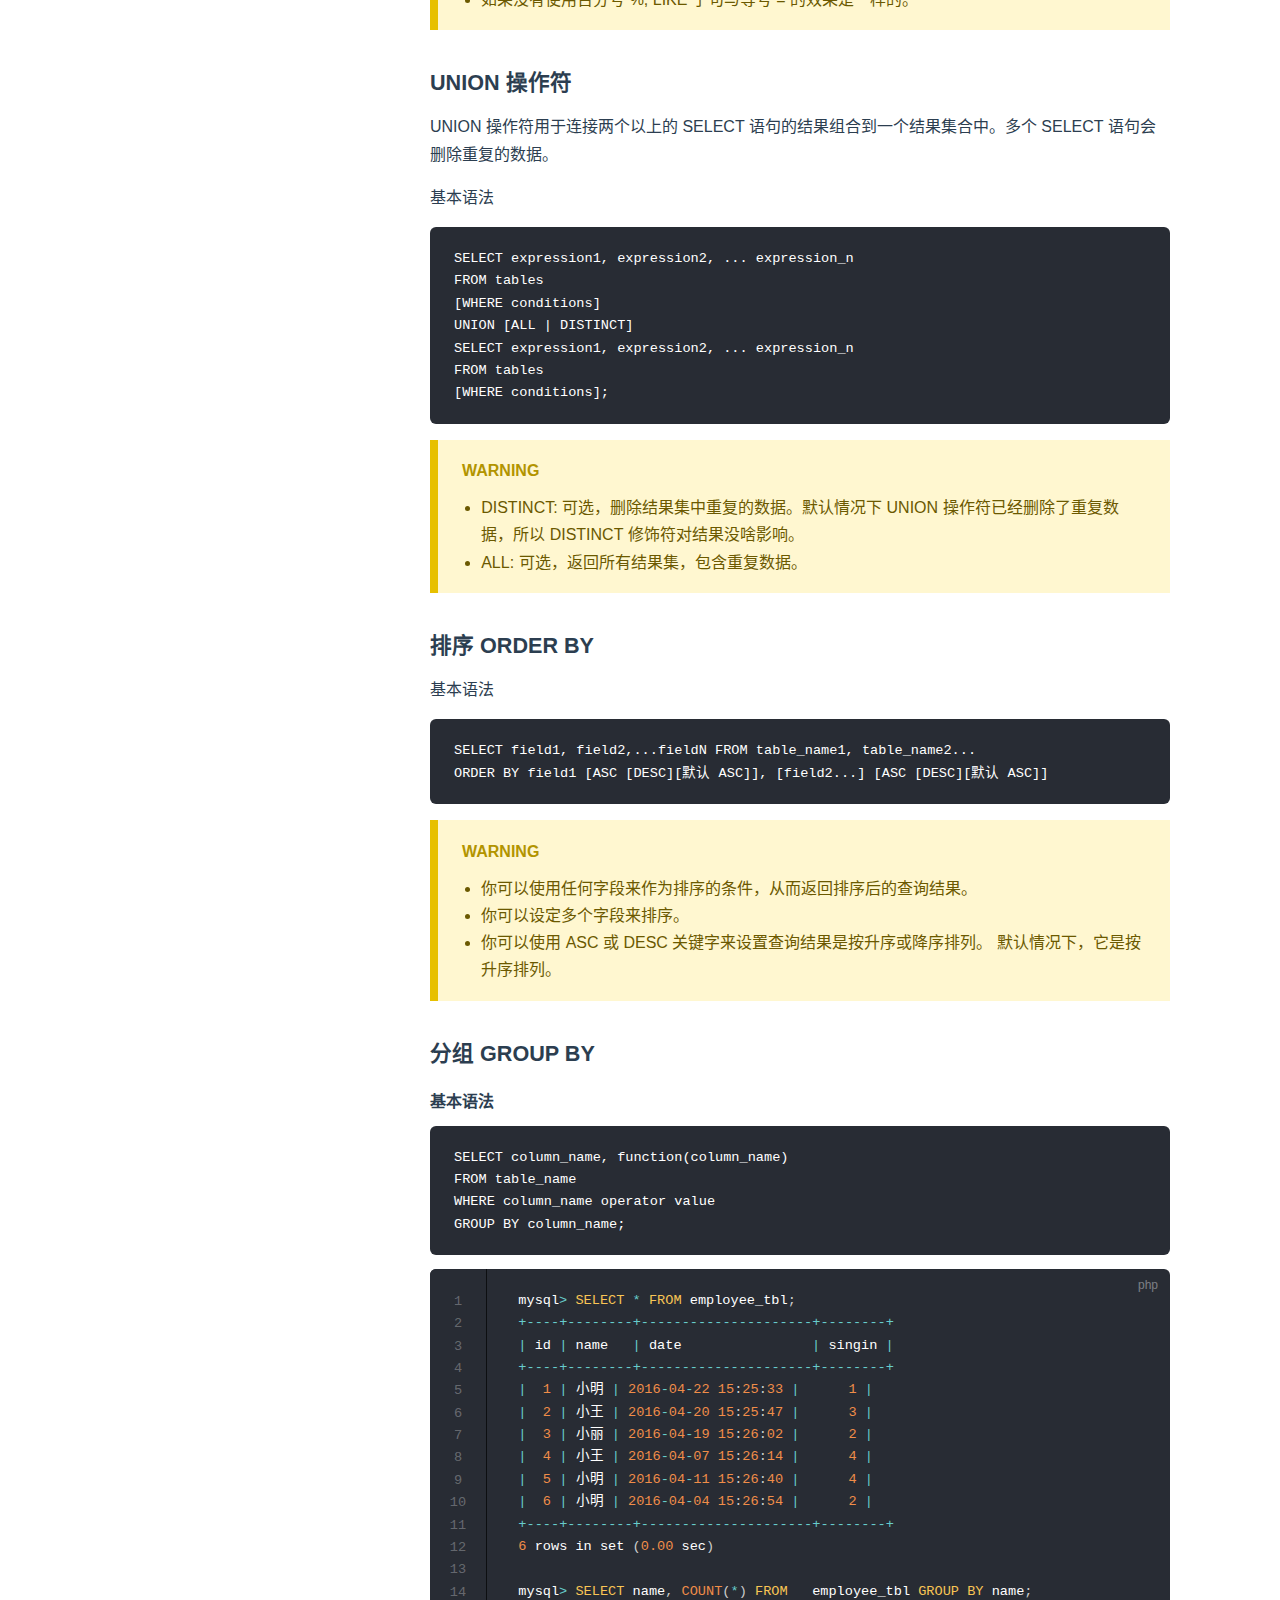
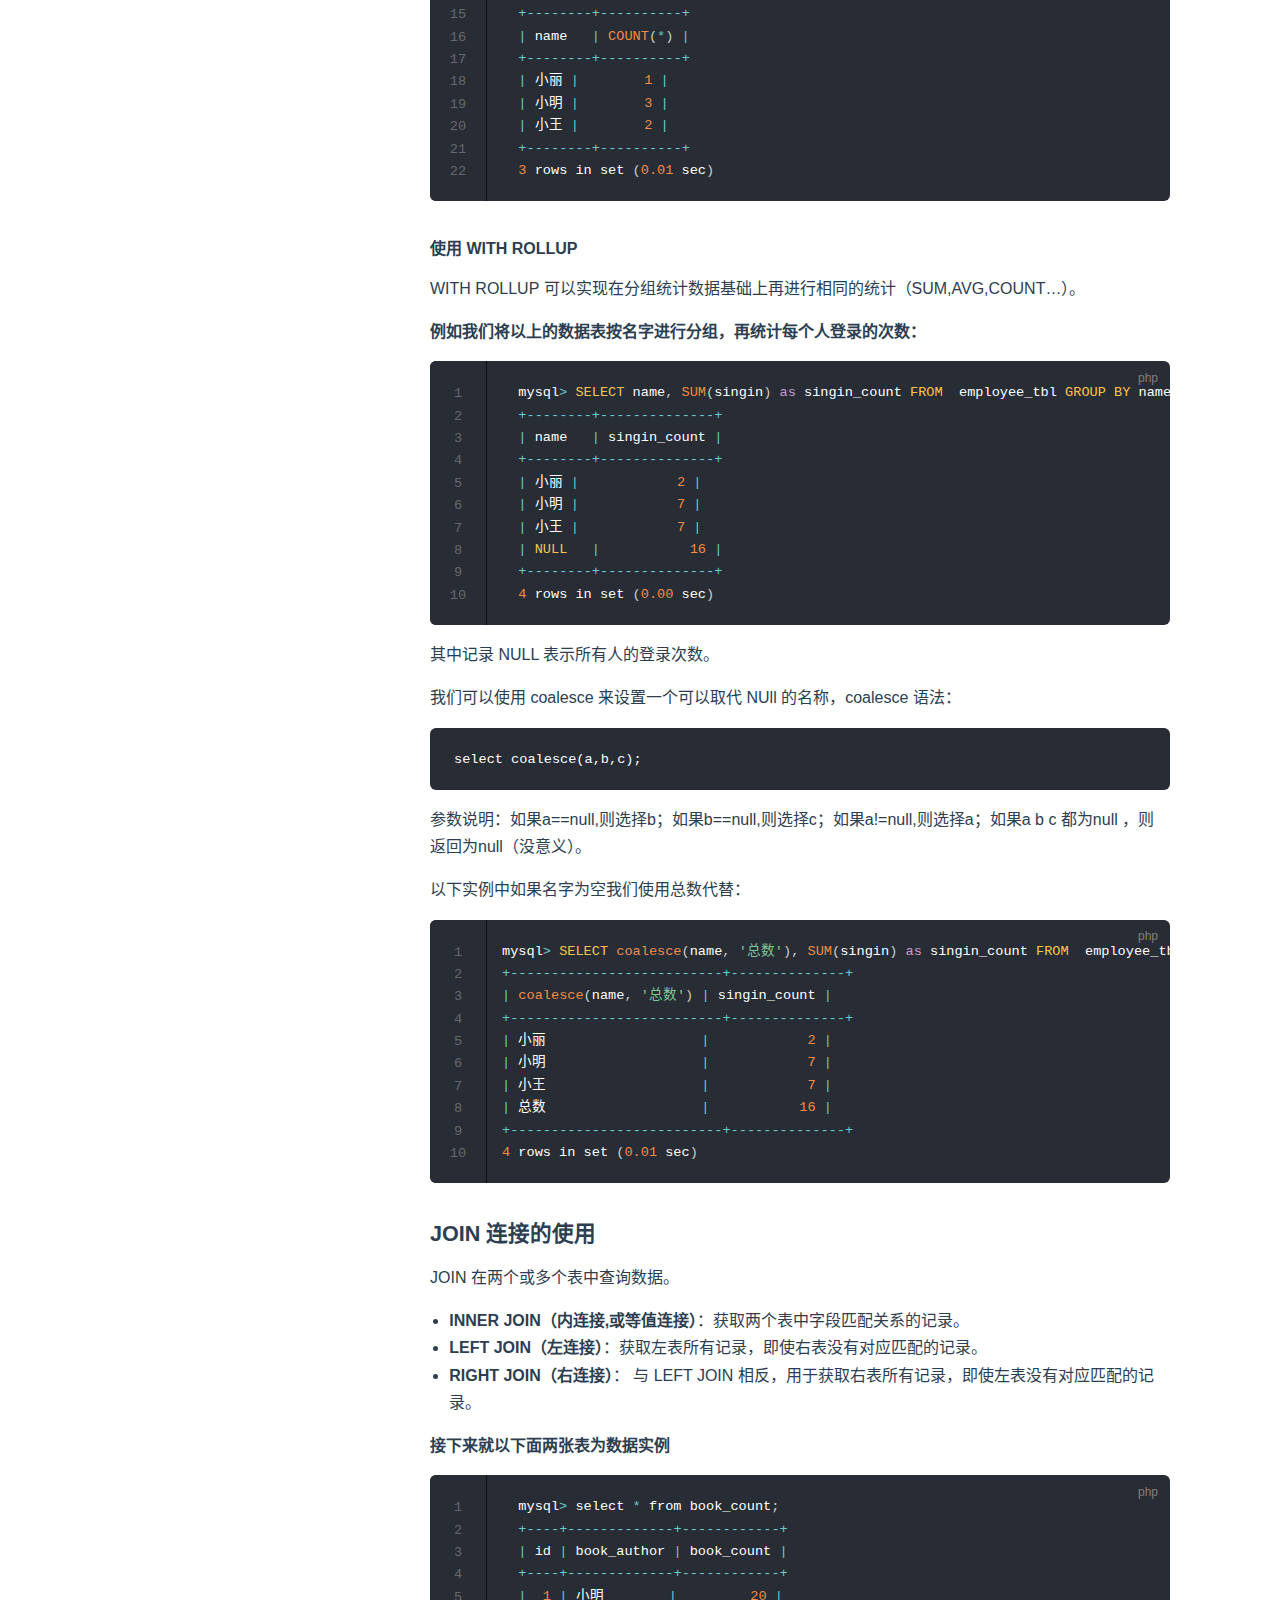
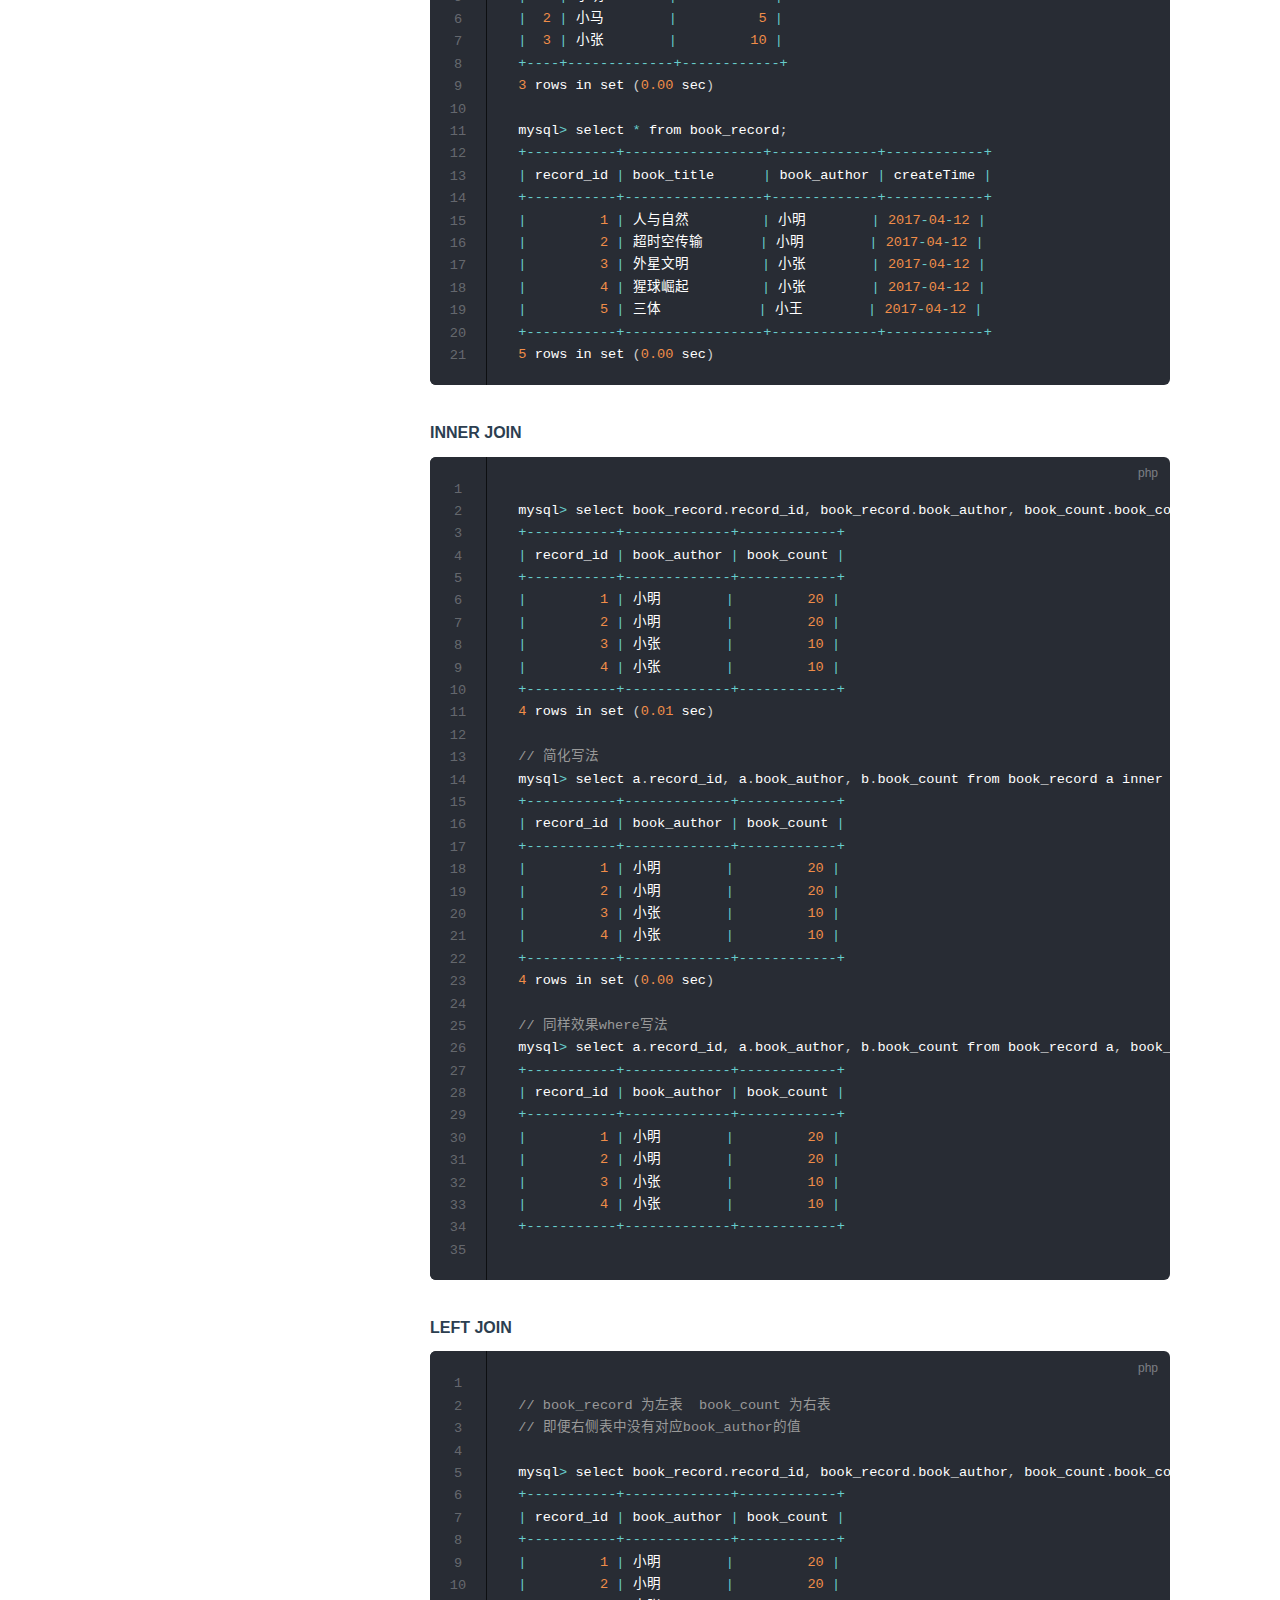
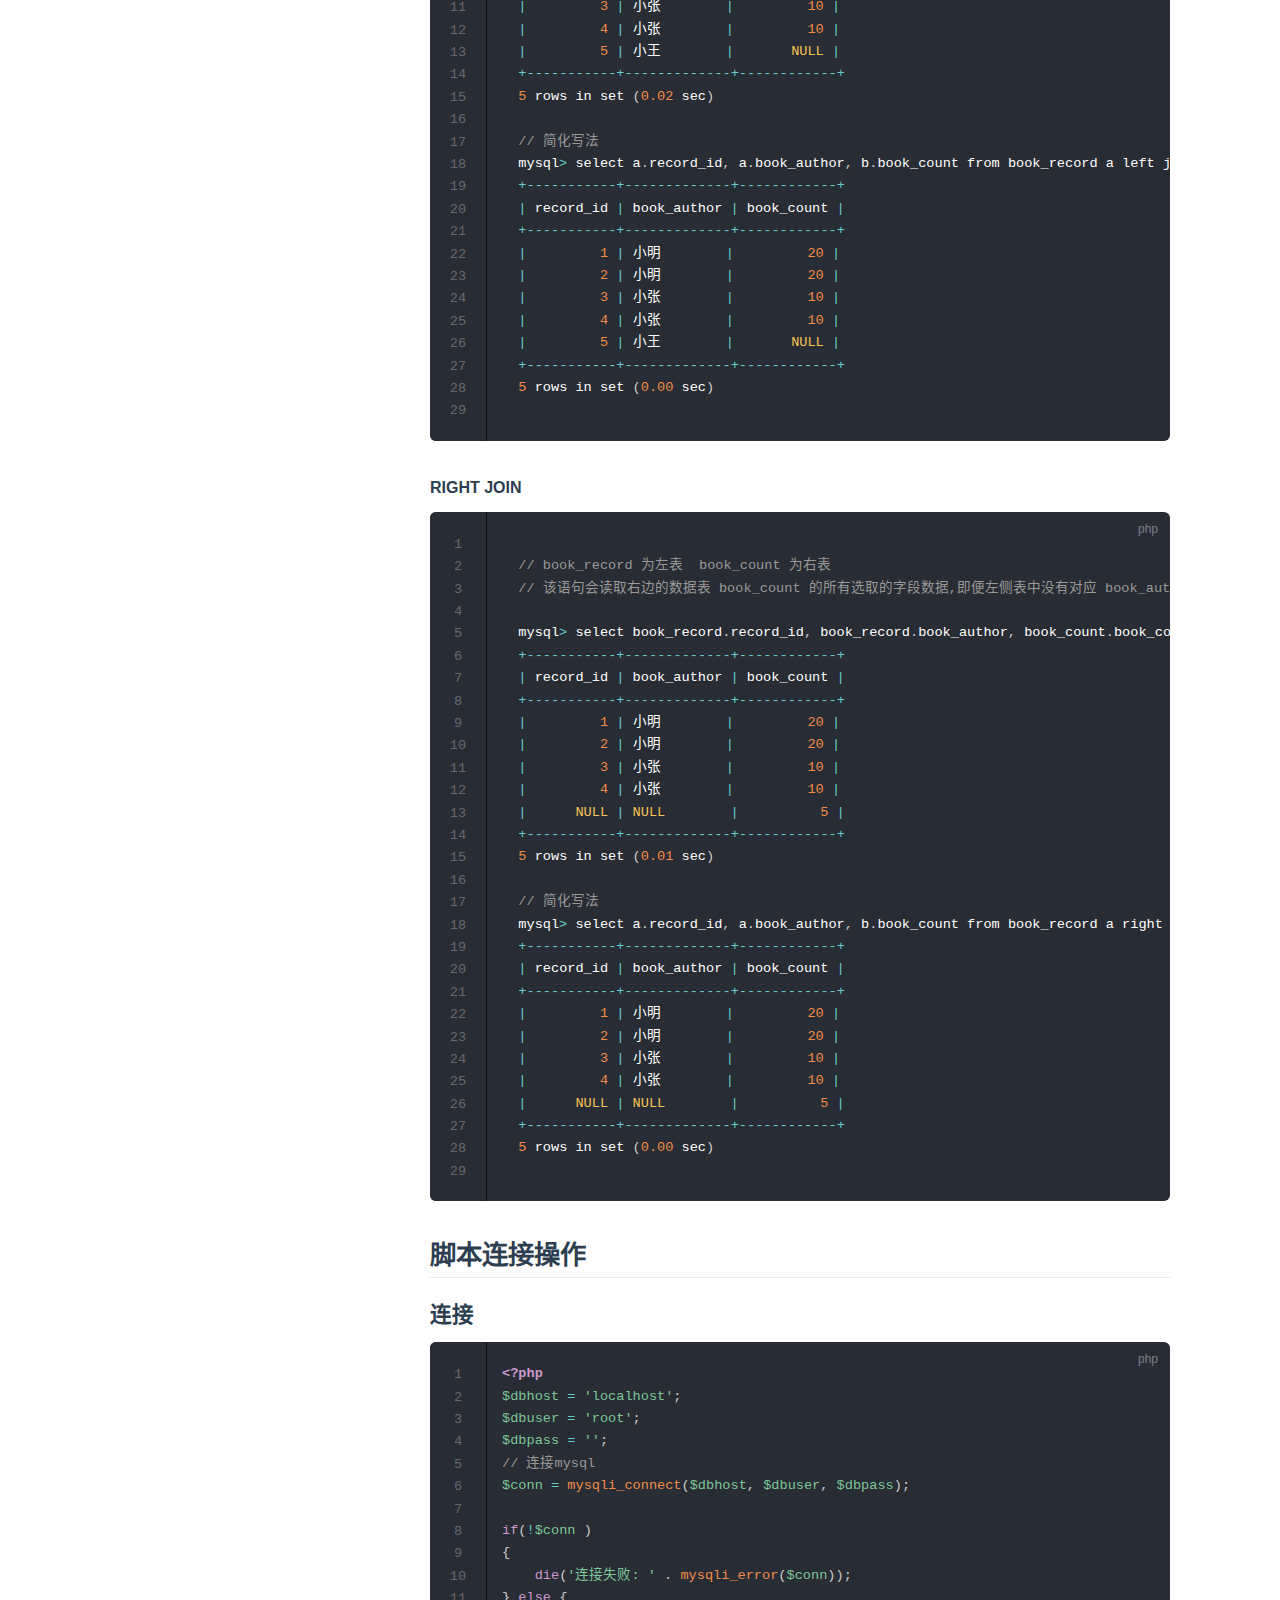
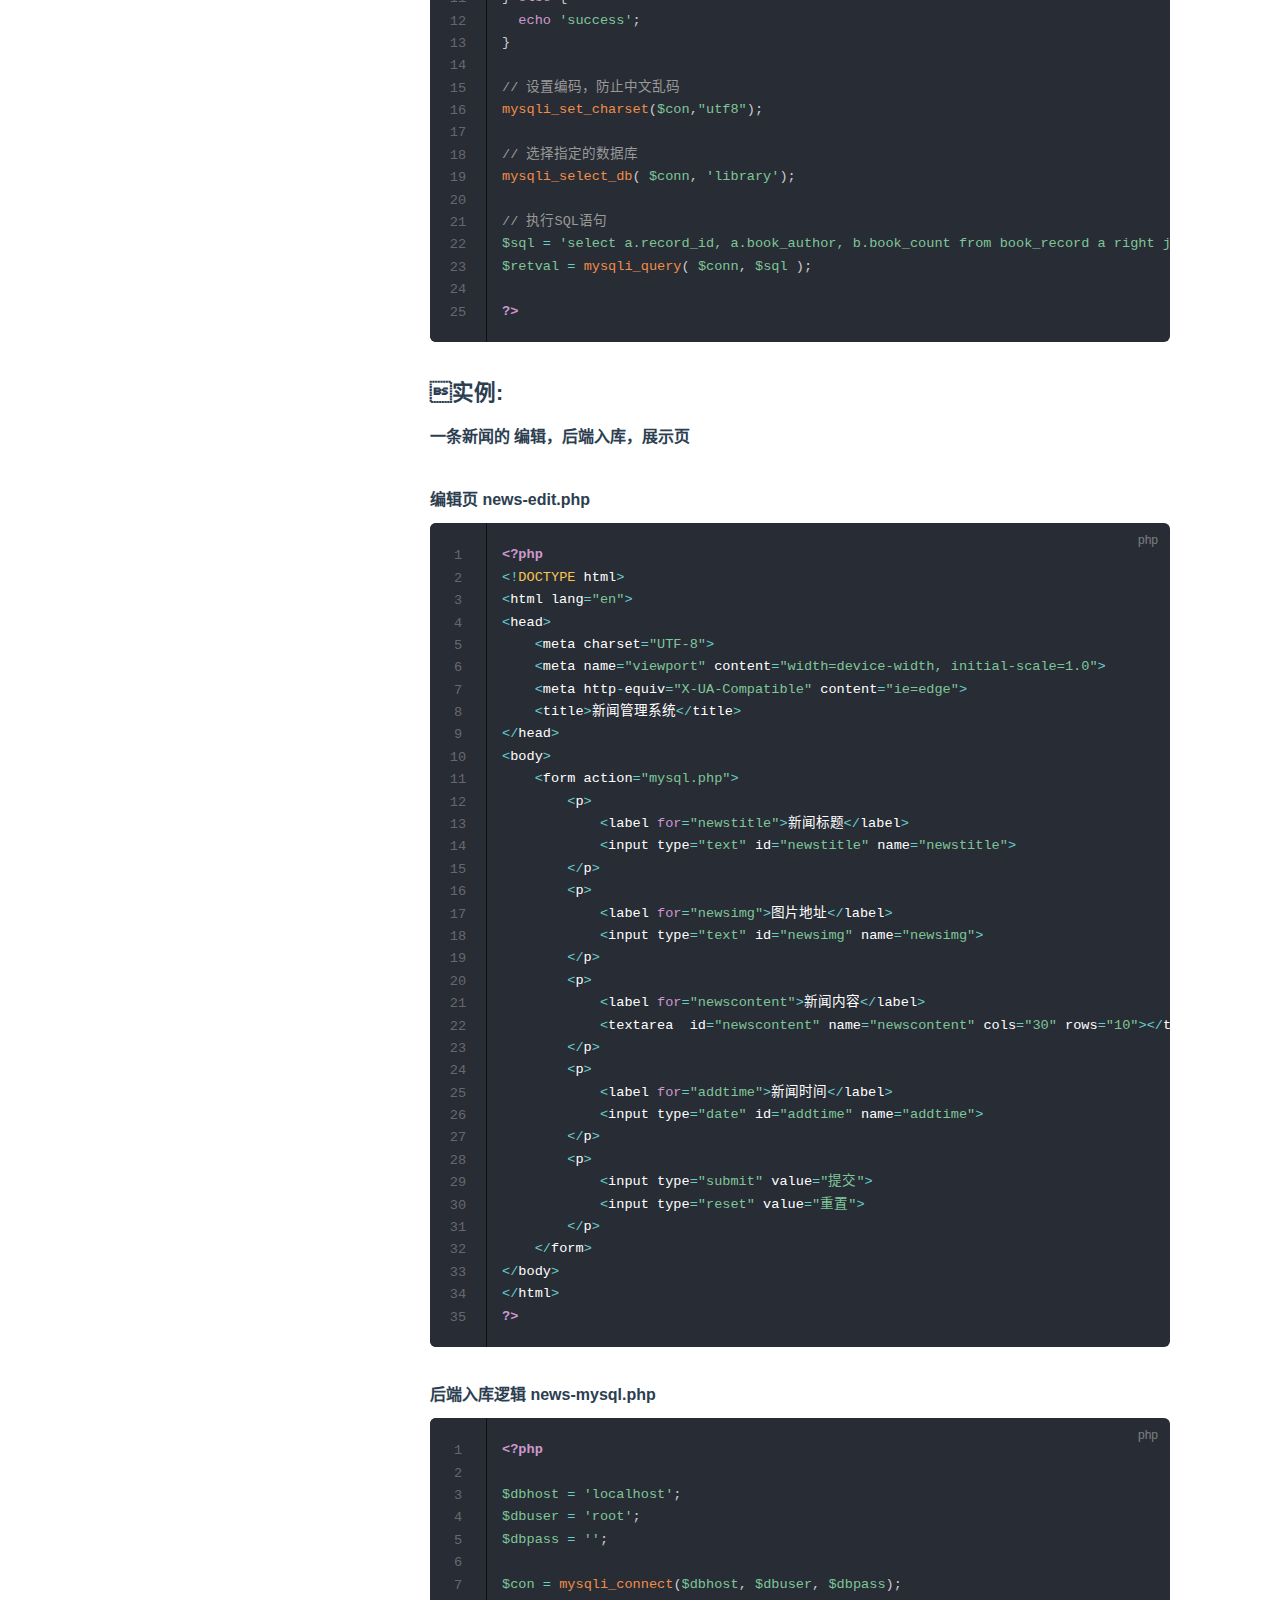
<file: blog/php-mysql.html>
<!DOCTYPE html>
<html lang="zh-CN">
  <head>
    <meta charset="utf-8">
    <meta name="viewport" content="width=device-width,initial-scale=1">
    <title>mysql |  JanssenZhang的博客</title>
    <meta name="description" content="欢迎来访">
    <link rel="icon" href="/logo.png">
    
    <link rel="preload" href="/assets/css/0.styles.9a4bacdc.css" as="style"><link rel="preload" href="/assets/js/app.0e3aea1b.js" as="script"><link rel="preload" href="/assets/js/2.ed0e0a48.js" as="script"><link rel="preload" href="/assets/js/14.ef890e56.js" as="script"><link rel="prefetch" href="/assets/js/10.03ef0b13.js"><link rel="prefetch" href="/assets/js/11.e2c2cd2b.js"><link rel="prefetch" href="/assets/js/12.93cc900e.js"><link rel="prefetch" href="/assets/js/13.b6d6c516.js"><link rel="prefetch" href="/assets/js/15.0c1b2da4.js"><link rel="prefetch" href="/assets/js/16.7a9ae6ca.js"><link rel="prefetch" href="/assets/js/17.bc6491e1.js"><link rel="prefetch" href="/assets/js/18.e6e10a4d.js"><link rel="prefetch" href="/assets/js/3.e8d7b161.js"><link rel="prefetch" href="/assets/js/4.b78db034.js"><link rel="prefetch" href="/assets/js/5.7afb389f.js"><link rel="prefetch" href="/assets/js/6.46915e2e.js"><link rel="prefetch" href="/assets/js/7.ec373cae.js"><link rel="prefetch" href="/assets/js/8.7d4deaa0.js"><link rel="prefetch" href="/assets/js/9.71478607.js">
    <link rel="stylesheet" href="/assets/css/0.styles.9a4bacdc.css">
  </head>
  <body>
    <div id="app" data-server-rendered="true"><div class="theme-container"><header class="navbar"><div class="sidebar-button"><svg xmlns="http://www.w3.org/2000/svg" aria-hidden="true" role="img" viewBox="0 0 448 512" class="icon"><path fill="currentColor" d="M436 124H12c-6.627 0-12-5.373-12-12V80c0-6.627 5.373-12 12-12h424c6.627 0 12 5.373 12 12v32c0 6.627-5.373 12-12 12zm0 160H12c-6.627 0-12-5.373-12-12v-32c0-6.627 5.373-12 12-12h424c6.627 0 12 5.373 12 12v32c0 6.627-5.373 12-12 12zm0 160H12c-6.627 0-12-5.373-12-12v-32c0-6.627 5.373-12 12-12h424c6.627 0 12 5.373 12 12v32c0 6.627-5.373 12-12 12z"></path></svg></div> <a href="/" class="home-link router-link-active"><!----> <span class="site-name"> JanssenZhang的博客</span></a> <div class="links"><div class="search-box"><input aria-label="Search" autocomplete="off" spellcheck="false" value=""> <!----></div> <nav class="nav-links can-hide"><div class="nav-item"><a href="/blog/" class="nav-link router-link-active">博客</a></div><div class="nav-item"><a href="/apple/" class="nav-link">测试</a></div> <a href="https://github.com/JanssenZhang/JayBlog" target="_blank" rel="noopener noreferrer" class="repo-link">
    GitHub
    <svg xmlns="http://www.w3.org/2000/svg" aria-hidden="true" x="0px" y="0px" viewBox="0 0 100 100" width="15" height="15" class="icon outbound"><path fill="currentColor" d="M18.8,85.1h56l0,0c2.2,0,4-1.8,4-4v-32h-8v28h-48v-48h28v-8h-32l0,0c-2.2,0-4,1.8-4,4v56C14.8,83.3,16.6,85.1,18.8,85.1z"></path> <polygon fill="currentColor" points="45.7,48.7 51.3,54.3 77.2,28.5 77.2,37.2 85.2,37.2 85.2,14.9 62.8,14.9 62.8,22.9 71.5,22.9"></polygon></svg></a></nav></div></header> <div class="sidebar-mask"></div> <aside class="sidebar"><nav class="nav-links"><div class="nav-item"><a href="/blog/" class="nav-link router-link-active">博客</a></div><div class="nav-item"><a href="/apple/" class="nav-link">测试</a></div> <a href="https://github.com/JanssenZhang/JayBlog" target="_blank" rel="noopener noreferrer" class="repo-link">
    GitHub
    <svg xmlns="http://www.w3.org/2000/svg" aria-hidden="true" x="0px" y="0px" viewBox="0 0 100 100" width="15" height="15" class="icon outbound"><path fill="currentColor" d="M18.8,85.1h56l0,0c2.2,0,4-1.8,4-4v-32h-8v28h-48v-48h28v-8h-32l0,0c-2.2,0-4,1.8-4,4v56C14.8,83.3,16.6,85.1,18.8,85.1z"></path> <polygon fill="currentColor" points="45.7,48.7 51.3,54.3 77.2,28.5 77.2,37.2 85.2,37.2 85.2,14.9 62.8,14.9 62.8,22.9 71.5,22.9"></polygon></svg></a></nav>  <ul class="sidebar-links"><li><section class="sidebar-group depth-0"><p class="sidebar-heading open"><span>PHP</span> <!----></p> <ul class="sidebar-links sidebar-group-items"><li><a href="/blog/php-basis.html" class="sidebar-link">基础语法</a></li><li><a href="/blog/php-oop.html" class="sidebar-link">面向对象</a></li><li><a href="/blog/php-function.html" class="sidebar-link">可用函数</a></li><li><a href="/blog/php-mysql.html" class="active sidebar-link">mysql</a><ul class="sidebar-sub-headers"><li class="sidebar-sub-header"><a href="/blog/php-mysql.html#终端操作基本命令" class="sidebar-link">终端操作基本命令</a><ul class="sidebar-sub-headers"><li class="sidebar-sub-header"><a href="/blog/php-mysql.html#库相关" class="sidebar-link">库相关</a></li><li class="sidebar-sub-header"><a href="/blog/php-mysql.html#表相关" class="sidebar-link">表相关</a></li><li class="sidebar-sub-header"><a href="/blog/php-mysql.html#增删改查" class="sidebar-link">增删改查</a></li><li class="sidebar-sub-header"><a href="/blog/php-mysql.html#where-子句" class="sidebar-link">WHERE 子句</a></li><li class="sidebar-sub-header"><a href="/blog/php-mysql.html#like-子句" class="sidebar-link">LIKE 子句</a></li><li class="sidebar-sub-header"><a href="/blog/php-mysql.html#union-操作符" class="sidebar-link">UNION 操作符</a></li><li class="sidebar-sub-header"><a href="/blog/php-mysql.html#排序-order-by" class="sidebar-link">排序 ORDER BY</a></li><li class="sidebar-sub-header"><a href="/blog/php-mysql.html#分组-group-by" class="sidebar-link">分组 GROUP BY</a></li><li class="sidebar-sub-header"><a href="/blog/php-mysql.html#join-连接的使用" class="sidebar-link">JOIN 连接的使用</a></li></ul></li><li class="sidebar-sub-header"><a href="/blog/php-mysql.html#脚本连接操作" class="sidebar-link">脚本连接操作</a><ul class="sidebar-sub-headers"><li class="sidebar-sub-header"><a href="/blog/php-mysql.html#连接" class="sidebar-link">连接</a></li><li class="sidebar-sub-header"><a href="/blog/php-mysql.html#实例" class="sidebar-link">实例:</a></li></ul></li></ul></li></ul></section></li><li><section class="sidebar-group depth-0"><p class="sidebar-heading"><span>部署相关</span> <!----></p> <ul class="sidebar-links sidebar-group-items"><li><a href="/blog/github.html" class="sidebar-link">部署Github Pages的记录</a></li></ul></section></li><li><section class="sidebar-group depth-0"><p class="sidebar-heading"><span>Python</span> <!----></p> <ul class="sidebar-links sidebar-group-items"><li><a href="/blog/python-basic.html" class="sidebar-link">python</a></li></ul></section></li><li><section class="sidebar-group depth-0"><p class="sidebar-heading"><span>其他</span> <!----></p> <ul class="sidebar-links sidebar-group-items"><li><a href="/blog/pwa.html" class="sidebar-link">构建PWA应用</a></li></ul></section></li></ul> </aside> <main class="page"> <div class="theme-default-content content__default"><h1 id="mysql"><a href="#mysql" class="header-anchor">#</a> mysql</h1> <h2 id="终端操作基本命令"><a href="#终端操作基本命令" class="header-anchor">#</a> 终端操作基本命令</h2> <h3 id="库相关"><a href="#库相关" class="header-anchor">#</a> 库相关</h3> <p>登录mysql</p> <div class="language-bash line-numbers-mode"><pre class="language-bash"><code>    mysql -u root -p 密码
</code></pre> <div class="line-numbers-wrapper"><span class="line-number">1</span><br></div></div><p>查看所有数据库</p> <div class="language-bash line-numbers-mode"><pre class="language-bash"><code>    show databases<span class="token punctuation">;</span>
</code></pre> <div class="line-numbers-wrapper"><span class="line-number">1</span><br></div></div><p>创建数据库</p> <div class="language-bash line-numbers-mode"><pre class="language-bash"><code>    create database <span class="token keyword">if</span> not exists test<span class="token punctuation">(</span>数据库名<span class="token punctuation">)</span> default charset utf8<span class="token punctuation">(</span>编码<span class="token punctuation">)</span> collate utf8_general_ci<span class="token punctuation">(</span>排序<span class="token punctuation">)</span><span class="token punctuation">;</span>
</code></pre> <div class="line-numbers-wrapper"><span class="line-number">1</span><br></div></div><p>查看所有数据库</p> <div class="language-bash line-numbers-mode"><pre class="language-bash"><code>    alter database <span class="token builtin class-name">test</span> default character utf8 default collate utf8_general_ci<span class="token punctuation">;</span>
</code></pre> <div class="line-numbers-wrapper"><span class="line-number">1</span><br></div></div><p>打开数据库</p> <div class="language-bash line-numbers-mode"><pre class="language-bash"><code>    use <span class="token builtin class-name">test</span><span class="token punctuation">;</span>
</code></pre> <div class="line-numbers-wrapper"><span class="line-number">1</span><br></div></div><p>查看当前所在数据库</p> <div class="language-bash line-numbers-mode"><pre class="language-bash"><code>    <span class="token keyword">select</span> database<span class="token punctuation">(</span><span class="token punctuation">)</span><span class="token punctuation">;</span>
</code></pre> <div class="line-numbers-wrapper"><span class="line-number">1</span><br></div></div><h3 id="表相关"><a href="#表相关" class="header-anchor">#</a> 表相关</h3> <p>创建数据表</p> <div class="language-bash line-numbers-mode"><pre class="language-bash"><code>    CREATE TABLE table_name <span class="token punctuation">(</span>column_name column_type<span class="token punctuation">)</span><span class="token punctuation">;</span>
    create table <span class="token variable"><span class="token variable">`</span>account<span class="token variable">`</span></span> <span class="token punctuation">(</span><span class="token variable"><span class="token variable">`</span>userId<span class="token variable">`</span></span> int primary key not null, <span class="token variable"><span class="token variable">`</span>userName<span class="token variable">`</span></span> varchar<span class="token punctuation">(</span><span class="token number">100</span><span class="token punctuation">)</span> not null<span class="token punctuation">)</span><span class="token punctuation">;</span>
    create table accountT <span class="token punctuation">(</span><span class="token variable"><span class="token variable">`</span>userId<span class="token variable">`</span></span> int not null primary key, <span class="token variable"><span class="token variable">`</span>userName<span class="token variable">`</span></span> varchar<span class="token punctuation">(</span><span class="token number">100</span><span class="token punctuation">)</span> not null<span class="token punctuation">)</span><span class="token punctuation">;</span>
</code></pre> <div class="line-numbers-wrapper"><span class="line-number">1</span><br><span class="line-number">2</span><br><span class="line-number">3</span><br></div></div><p>查看所有表</p> <div class="language-bash line-numbers-mode"><pre class="language-bash"><code>    show tables<span class="token punctuation">;</span>
</code></pre> <div class="line-numbers-wrapper"><span class="line-number">1</span><br></div></div><p>删除数据表</p> <div class="language-bash line-numbers-mode"><pre class="language-bash"><code>    drop table 表名<span class="token punctuation">;</span>
</code></pre> <div class="line-numbers-wrapper"><span class="line-number">1</span><br></div></div><p>查看表结构</p> <div class="language-php line-numbers-mode"><pre class="language-php"><code>    <span class="token comment">// 查看字段信息</span>
    show columns from 表名<span class="token punctuation">;</span>
    <span class="token operator">+</span><span class="token operator">--</span><span class="token operator">--</span><span class="token operator">--</span><span class="token operator">--</span><span class="token operator">--</span><span class="token operator">+</span><span class="token operator">--</span><span class="token operator">--</span><span class="token operator">--</span><span class="token operator">--</span><span class="token operator">--</span><span class="token operator">--</span><span class="token operator">--</span><span class="token operator">+</span><span class="token operator">--</span><span class="token operator">--</span><span class="token operator">--</span><span class="token operator">+</span><span class="token operator">--</span><span class="token operator">--</span><span class="token operator">-</span><span class="token operator">+</span><span class="token operator">--</span><span class="token operator">--</span><span class="token operator">--</span><span class="token operator">--</span><span class="token operator">-</span><span class="token operator">+</span><span class="token operator">--</span><span class="token operator">--</span><span class="token operator">--</span><span class="token operator">-</span><span class="token operator">+</span>
    <span class="token operator">|</span> Field    <span class="token operator">|</span> Type         <span class="token operator">|</span> <span class="token constant">Null</span> <span class="token operator">|</span> Key <span class="token operator">|</span> <span class="token keyword">Default</span> <span class="token operator">|</span> Extra <span class="token operator">|</span>
    <span class="token operator">+</span><span class="token operator">--</span><span class="token operator">--</span><span class="token operator">--</span><span class="token operator">--</span><span class="token operator">--</span><span class="token operator">+</span><span class="token operator">--</span><span class="token operator">--</span><span class="token operator">--</span><span class="token operator">--</span><span class="token operator">--</span><span class="token operator">--</span><span class="token operator">--</span><span class="token operator">+</span><span class="token operator">--</span><span class="token operator">--</span><span class="token operator">--</span><span class="token operator">+</span><span class="token operator">--</span><span class="token operator">--</span><span class="token operator">-</span><span class="token operator">+</span><span class="token operator">--</span><span class="token operator">--</span><span class="token operator">--</span><span class="token operator">--</span><span class="token operator">-</span><span class="token operator">+</span><span class="token operator">--</span><span class="token operator">--</span><span class="token operator">--</span><span class="token operator">-</span><span class="token operator">+</span>
    <span class="token operator">|</span> userId   <span class="token operator">|</span> <span class="token function">int</span><span class="token punctuation">(</span><span class="token number">11</span><span class="token punctuation">)</span>      <span class="token operator">|</span> <span class="token constant">NO</span>   <span class="token operator">|</span> <span class="token constant">PRI</span> <span class="token operator">|</span> <span class="token constant">NULL</span>    <span class="token operator">|</span>       <span class="token operator">|</span>
    <span class="token operator">|</span> userName <span class="token operator">|</span> <span class="token function">varchar</span><span class="token punctuation">(</span><span class="token number">100</span><span class="token punctuation">)</span> <span class="token operator">|</span> <span class="token constant">NO</span>   <span class="token operator">|</span>     <span class="token operator">|</span> <span class="token constant">NULL</span>    <span class="token operator">|</span>       <span class="token operator">|</span>
    <span class="token operator">+</span><span class="token operator">--</span><span class="token operator">--</span><span class="token operator">--</span><span class="token operator">--</span><span class="token operator">--</span><span class="token operator">+</span><span class="token operator">--</span><span class="token operator">--</span><span class="token operator">--</span><span class="token operator">--</span><span class="token operator">--</span><span class="token operator">--</span><span class="token operator">--</span><span class="token operator">+</span><span class="token operator">--</span><span class="token operator">--</span><span class="token operator">--</span><span class="token operator">+</span><span class="token operator">--</span><span class="token operator">--</span><span class="token operator">-</span><span class="token operator">+</span><span class="token operator">--</span><span class="token operator">--</span><span class="token operator">--</span><span class="token operator">--</span><span class="token operator">-</span><span class="token operator">+</span><span class="token operator">--</span><span class="token operator">--</span><span class="token operator">--</span><span class="token operator">-</span><span class="token operator">+</span>

    <span class="token comment">// 查看完整字段信息</span>
    show full columns from 表名<span class="token punctuation">;</span>
    <span class="token operator">+</span><span class="token operator">--</span><span class="token operator">--</span><span class="token operator">--</span><span class="token operator">--</span><span class="token operator">--</span><span class="token operator">+</span><span class="token operator">--</span><span class="token operator">--</span><span class="token operator">--</span><span class="token operator">--</span><span class="token operator">--</span><span class="token operator">--</span><span class="token operator">-</span><span class="token operator">+</span><span class="token operator">--</span><span class="token operator">--</span><span class="token operator">--</span><span class="token operator">--</span><span class="token operator">--</span><span class="token operator">--</span><span class="token operator">--</span><span class="token operator">--</span><span class="token operator">--</span><span class="token operator">-</span><span class="token operator">+</span><span class="token operator">--</span><span class="token operator">--</span><span class="token operator">--</span><span class="token operator">+</span><span class="token operator">--</span><span class="token operator">--</span><span class="token operator">-</span><span class="token operator">+</span><span class="token operator">--</span><span class="token operator">--</span><span class="token operator">--</span><span class="token operator">--</span><span class="token operator">-</span><span class="token operator">+</span><span class="token operator">--</span><span class="token operator">--</span><span class="token operator">--</span><span class="token operator">-</span><span class="token operator">+</span><span class="token operator">--</span><span class="token operator">--</span><span class="token operator">--</span><span class="token operator">--</span><span class="token operator">--</span><span class="token operator">--</span><span class="token operator">--</span><span class="token operator">--</span><span class="token operator">--</span><span class="token operator">--</span><span class="token operator">--</span><span class="token operator">--</span><span class="token operator">--</span><span class="token operator">--</span><span class="token operator">--</span><span class="token operator">--</span><span class="token operator">-</span><span class="token operator">+</span><span class="token operator">--</span><span class="token operator">--</span><span class="token operator">--</span><span class="token operator">--</span><span class="token operator">--</span><span class="token operator">--</span><span class="token operator">--</span><span class="token operator">--</span><span class="token operator">--</span><span class="token operator">--</span><span class="token operator">--</span><span class="token operator">--</span><span class="token operator">--</span><span class="token operator">+</span>
    <span class="token operator">|</span> Field    <span class="token operator">|</span> Type        <span class="token operator">|</span> Collation         <span class="token operator">|</span> <span class="token constant">Null</span> <span class="token operator">|</span> Key <span class="token operator">|</span> <span class="token keyword">Default</span> <span class="token operator">|</span> Extra <span class="token operator">|</span> Privileges                      <span class="token operator">|</span> Comment                  <span class="token operator">|</span>
    <span class="token operator">+</span><span class="token operator">--</span><span class="token operator">--</span><span class="token operator">--</span><span class="token operator">--</span><span class="token operator">--</span><span class="token operator">+</span><span class="token operator">--</span><span class="token operator">--</span><span class="token operator">--</span><span class="token operator">--</span><span class="token operator">--</span><span class="token operator">--</span><span class="token operator">-</span><span class="token operator">+</span><span class="token operator">--</span><span class="token operator">--</span><span class="token operator">--</span><span class="token operator">--</span><span class="token operator">--</span><span class="token operator">--</span><span class="token operator">--</span><span class="token operator">--</span><span class="token operator">--</span><span class="token operator">-</span><span class="token operator">+</span><span class="token operator">--</span><span class="token operator">--</span><span class="token operator">--</span><span class="token operator">+</span><span class="token operator">--</span><span class="token operator">--</span><span class="token operator">-</span><span class="token operator">+</span><span class="token operator">--</span><span class="token operator">--</span><span class="token operator">--</span><span class="token operator">--</span><span class="token operator">-</span><span class="token operator">+</span><span class="token operator">--</span><span class="token operator">--</span><span class="token operator">--</span><span class="token operator">-</span><span class="token operator">+</span><span class="token operator">--</span><span class="token operator">--</span><span class="token operator">--</span><span class="token operator">--</span><span class="token operator">--</span><span class="token operator">--</span><span class="token operator">--</span><span class="token operator">--</span><span class="token operator">--</span><span class="token operator">--</span><span class="token operator">--</span><span class="token operator">--</span><span class="token operator">--</span><span class="token operator">--</span><span class="token operator">--</span><span class="token operator">--</span><span class="token operator">-</span><span class="token operator">+</span><span class="token operator">--</span><span class="token operator">--</span><span class="token operator">--</span><span class="token operator">--</span><span class="token operator">--</span><span class="token operator">--</span><span class="token operator">--</span><span class="token operator">--</span><span class="token operator">--</span><span class="token operator">--</span><span class="token operator">--</span><span class="token operator">--</span><span class="token operator">--</span><span class="token operator">+</span>
    <span class="token operator">|</span> id       <span class="token operator">|</span> <span class="token function">int</span><span class="token punctuation">(</span><span class="token number">10</span><span class="token punctuation">)</span>     <span class="token operator">|</span> <span class="token constant">NULL</span>              <span class="token operator">|</span> <span class="token constant">YES</span>  <span class="token operator">|</span>     <span class="token operator">|</span> <span class="token constant">NULL</span>    <span class="token operator">|</span>       <span class="token operator">|</span> select<span class="token punctuation">,</span>insert<span class="token punctuation">,</span>update<span class="token punctuation">,</span>references <span class="token operator">|</span>                          <span class="token operator">|</span>
    <span class="token operator">|</span> userId   <span class="token operator">|</span> <span class="token function">int</span><span class="token punctuation">(</span><span class="token number">11</span><span class="token punctuation">)</span>     <span class="token operator">|</span> <span class="token constant">NULL</span>              <span class="token operator">|</span> <span class="token constant">NO</span>   <span class="token operator">|</span>     <span class="token operator">|</span> <span class="token constant">NULL</span>    <span class="token operator">|</span>       <span class="token operator">|</span> select<span class="token punctuation">,</span>insert<span class="token punctuation">,</span>update<span class="token punctuation">,</span>references <span class="token operator">|</span>                          <span class="token operator">|</span>
    <span class="token operator">|</span> userName <span class="token operator">|</span> <span class="token function">varchar</span><span class="token punctuation">(</span><span class="token number">50</span><span class="token punctuation">)</span> <span class="token operator">|</span> latin1_swedish_ci <span class="token operator">|</span> <span class="token constant">YES</span>  <span class="token operator">|</span>     <span class="token operator">|</span> <span class="token constant">NULL</span>    <span class="token operator">|</span>       <span class="token operator">|</span> select<span class="token punctuation">,</span>insert<span class="token punctuation">,</span>update<span class="token punctuation">,</span>references <span class="token operator">|</span> 修改后的字段注释            <span class="token operator">|</span>
    <span class="token operator">|</span> id_1     <span class="token operator">|</span> <span class="token function">int</span><span class="token punctuation">(</span><span class="token number">10</span><span class="token punctuation">)</span>     <span class="token operator">|</span> <span class="token constant">NULL</span>              <span class="token operator">|</span> <span class="token constant">NO</span>   <span class="token operator">|</span>     <span class="token operator">|</span> <span class="token constant">NULL</span>    <span class="token operator">|</span>       <span class="token operator">|</span> select<span class="token punctuation">,</span>insert<span class="token punctuation">,</span>update<span class="token punctuation">,</span>references <span class="token operator">|</span>                          <span class="token operator">|</span>
    <span class="token operator">+</span><span class="token operator">--</span><span class="token operator">--</span><span class="token operator">--</span><span class="token operator">--</span><span class="token operator">--</span><span class="token operator">+</span><span class="token operator">--</span><span class="token operator">--</span><span class="token operator">--</span><span class="token operator">--</span><span class="token operator">--</span><span class="token operator">--</span><span class="token operator">-</span><span class="token operator">+</span><span class="token operator">--</span><span class="token operator">--</span><span class="token operator">--</span><span class="token operator">--</span><span class="token operator">--</span><span class="token operator">--</span><span class="token operator">--</span><span class="token operator">--</span><span class="token operator">--</span><span class="token operator">-</span><span class="token operator">+</span><span class="token operator">--</span><span class="token operator">--</span><span class="token operator">--</span><span class="token operator">+</span><span class="token operator">--</span><span class="token operator">--</span><span class="token operator">-</span><span class="token operator">+</span><span class="token operator">--</span><span class="token operator">--</span><span class="token operator">--</span><span class="token operator">--</span><span class="token operator">-</span><span class="token operator">+</span><span class="token operator">--</span><span class="token operator">--</span><span class="token operator">--</span><span class="token operator">-</span><span class="token operator">+</span><span class="token operator">--</span><span class="token operator">--</span><span class="token operator">--</span><span class="token operator">--</span><span class="token operator">--</span><span class="token operator">--</span><span class="token operator">--</span><span class="token operator">--</span><span class="token operator">--</span><span class="token operator">--</span><span class="token operator">--</span><span class="token operator">--</span><span class="token operator">--</span><span class="token operator">--</span><span class="token operator">--</span><span class="token operator">--</span><span class="token operator">-</span><span class="token operator">+</span><span class="token operator">--</span><span class="token operator">--</span><span class="token operator">--</span><span class="token operator">--</span><span class="token operator">--</span><span class="token operator">--</span><span class="token operator">--</span><span class="token operator">--</span><span class="token operator">--</span><span class="token operator">--</span><span class="token operator">--</span><span class="token operator">--</span><span class="token operator">--</span><span class="token operator">+</span>

    <span class="token comment">// 查看创表语句</span>
    show create table 表名<span class="token punctuation">;</span>
    <span class="token operator">+</span><span class="token operator">--</span><span class="token operator">--</span><span class="token operator">--</span><span class="token operator">--</span><span class="token operator">-</span><span class="token operator">+</span><span class="token operator">--</span><span class="token operator">--</span><span class="token operator">--</span><span class="token operator">--</span><span class="token operator">--</span><span class="token operator">--</span><span class="token operator">--</span><span class="token operator">--</span><span class="token operator">--</span><span class="token operator">--</span><span class="token operator">--</span><span class="token operator">--</span><span class="token operator">--</span><span class="token operator">--</span><span class="token operator">--</span><span class="token operator">--</span><span class="token operator">--</span><span class="token operator">--</span><span class="token operator">--</span><span class="token operator">--</span><span class="token operator">--</span><span class="token operator">--</span><span class="token operator">--</span><span class="token operator">+</span>
    <span class="token operator">|</span> Table   <span class="token operator">|</span> Create Table                                 <span class="token operator">|</span>
    <span class="token operator">+</span><span class="token operator">--</span><span class="token operator">--</span><span class="token operator">--</span><span class="token operator">--</span><span class="token operator">-</span><span class="token operator">+</span><span class="token operator">--</span><span class="token operator">--</span><span class="token operator">--</span><span class="token operator">--</span><span class="token operator">--</span><span class="token operator">--</span><span class="token operator">--</span><span class="token operator">--</span><span class="token operator">--</span><span class="token operator">--</span><span class="token operator">--</span><span class="token operator">--</span><span class="token operator">--</span><span class="token operator">--</span><span class="token operator">--</span><span class="token operator">--</span><span class="token operator">--</span><span class="token operator">--</span><span class="token operator">--</span><span class="token operator">--</span><span class="token operator">--</span><span class="token operator">--</span><span class="token operator">--</span><span class="token operator">+</span>
    <span class="token operator">|</span> account <span class="token operator">|</span> <span class="token constant">CREATE</span> <span class="token constant">TABLE</span> `account` <span class="token punctuation">(</span>
                  `userId` <span class="token function">int</span><span class="token punctuation">(</span><span class="token number">11</span><span class="token punctuation">)</span> <span class="token constant">NOT</span> <span class="token constant">NULL</span><span class="token punctuation">,</span>
                  `userName` <span class="token function">varchar</span><span class="token punctuation">(</span><span class="token number">100</span><span class="token punctuation">)</span> <span class="token constant">NOT</span> <span class="token constant">NULL</span><span class="token punctuation">,</span>
                  <span class="token constant">PRIMARY</span> <span class="token constant">KEY</span> <span class="token punctuation">(</span>`userId`<span class="token punctuation">)</span>
                <span class="token punctuation">)</span> <span class="token constant">ENGINE</span><span class="token operator">=</span>InnoDB <span class="token keyword">DEFAULT</span> <span class="token constant">CHARSET</span><span class="token operator">=</span>latin1       <span class="token operator">|</span>
    <span class="token operator">+</span><span class="token operator">--</span><span class="token operator">--</span><span class="token operator">--</span><span class="token operator">--</span><span class="token operator">-</span><span class="token operator">+</span><span class="token operator">--</span><span class="token operator">--</span><span class="token operator">--</span><span class="token operator">--</span><span class="token operator">--</span><span class="token operator">--</span><span class="token operator">--</span><span class="token operator">--</span><span class="token operator">--</span><span class="token operator">--</span><span class="token operator">--</span><span class="token operator">--</span><span class="token operator">--</span><span class="token operator">--</span><span class="token operator">--</span><span class="token operator">--</span><span class="token operator">--</span><span class="token operator">--</span><span class="token operator">--</span><span class="token operator">--</span><span class="token operator">--</span><span class="token operator">--</span><span class="token operator">--</span><span class="token operator">+</span>
</code></pre> <div class="line-numbers-wrapper"><span class="line-number">1</span><br><span class="line-number">2</span><br><span class="line-number">3</span><br><span class="line-number">4</span><br><span class="line-number">5</span><br><span class="line-number">6</span><br><span class="line-number">7</span><br><span class="line-number">8</span><br><span class="line-number">9</span><br><span class="line-number">10</span><br><span class="line-number">11</span><br><span class="line-number">12</span><br><span class="line-number">13</span><br><span class="line-number">14</span><br><span class="line-number">15</span><br><span class="line-number">16</span><br><span class="line-number">17</span><br><span class="line-number">18</span><br><span class="line-number">19</span><br><span class="line-number">20</span><br><span class="line-number">21</span><br><span class="line-number">22</span><br><span class="line-number">23</span><br><span class="line-number">24</span><br><span class="line-number">25</span><br><span class="line-number">26</span><br><span class="line-number">27</span><br><span class="line-number">28</span><br><span class="line-number">29</span><br><span class="line-number">30</span><br><span class="line-number">31</span><br></div></div><p>修改数据表</p> <div class="language-php line-numbers-mode"><pre class="language-php"><code>
    alter table 表名 选项<span class="token punctuation">;</span>

    <span class="token comment">// 修改表名</span>
    alter table 表名 rename 新表名<span class="token punctuation">;</span>

    <span class="token comment">// 修改表注释</span>
    alter table 表名 comment <span class="token single-quoted-string string">'修改后的注释'</span><span class="token punctuation">;</span>

    <span class="token comment">// 修改表属性 InnoDB(默认) MYISAM</span>
    alter table 表名 engine <span class="token operator">=</span> <span class="token constant">MYISAM</span><span class="token punctuation">;</span>

    <span class="token comment">/**
     *  增加
     *  注意：关键字，保留字不可设置为字段名
     */</span>

    <span class="token comment">// 增加字段</span>
    alter table 表名 add 字段名 类型 是否为空 默认值<span class="token punctuation">;</span>

    <span class="token comment">// 增加字段 放置于 第一位</span>
    alter table 表名 add 字段名 first<span class="token punctuation">;</span>

    <span class="token comment">// 增加字段 放置于 某个字段 之后</span>
    alter table 表名 add 字段名 after 某个字段<span class="token punctuation">;</span>

    <span class="token comment">/**
     *  修改
     *  modify: 修改字段类型设置,不可以更改字段名
     *  change: 修改字段类型设置 可以更改字段名
     */</span>

    <span class="token comment">// 修改字段 非空</span>
    alter table 表名 modify 字段名 类型<span class="token punctuation">(</span>必须有<span class="token punctuation">)</span> not <span class="token constant">null</span><span class="token punctuation">;</span>

    <span class="token comment">// 修改字段名</span>
    alter table 表名 change 字段名 新字段名 类型<span class="token punctuation">(</span>必须有<span class="token punctuation">)</span><span class="token punctuation">;</span>

    <span class="token comment">// 修改字段注释</span>
    alter table 表名 change 字段名 类型<span class="token punctuation">(</span>必须有<span class="token punctuation">)</span> comment <span class="token single-quoted-string string">'修改后的注释'</span><span class="token punctuation">;</span>

    <span class="token comment">// 修改默认值</span>
    alter table 表名 alter 字段名 set <span class="token keyword">default</span> 默认值<span class="token punctuation">;</span>

    <span class="token comment">/**
     *  删除
     */</span>

    <span class="token comment">// 删除字段</span>
    alter table 表名 drop 字段名<span class="token punctuation">;</span>

    <span class="token comment">// 删除字段默认值</span>
    alter table 表名 alter 字段名 drop <span class="token keyword">default</span><span class="token punctuation">;</span>

    <span class="token comment">// 删除主键 设置新的主键前，需要先删除旧的主键</span>
    alter table 表名 drop primary key<span class="token punctuation">;</span>
    
</code></pre> <div class="line-numbers-wrapper"><span class="line-number">1</span><br><span class="line-number">2</span><br><span class="line-number">3</span><br><span class="line-number">4</span><br><span class="line-number">5</span><br><span class="line-number">6</span><br><span class="line-number">7</span><br><span class="line-number">8</span><br><span class="line-number">9</span><br><span class="line-number">10</span><br><span class="line-number">11</span><br><span class="line-number">12</span><br><span class="line-number">13</span><br><span class="line-number">14</span><br><span class="line-number">15</span><br><span class="line-number">16</span><br><span class="line-number">17</span><br><span class="line-number">18</span><br><span class="line-number">19</span><br><span class="line-number">20</span><br><span class="line-number">21</span><br><span class="line-number">22</span><br><span class="line-number">23</span><br><span class="line-number">24</span><br><span class="line-number">25</span><br><span class="line-number">26</span><br><span class="line-number">27</span><br><span class="line-number">28</span><br><span class="line-number">29</span><br><span class="line-number">30</span><br><span class="line-number">31</span><br><span class="line-number">32</span><br><span class="line-number">33</span><br><span class="line-number">34</span><br><span class="line-number">35</span><br><span class="line-number">36</span><br><span class="line-number">37</span><br><span class="line-number">38</span><br><span class="line-number">39</span><br><span class="line-number">40</span><br><span class="line-number">41</span><br><span class="line-number">42</span><br><span class="line-number">43</span><br><span class="line-number">44</span><br><span class="line-number">45</span><br><span class="line-number">46</span><br><span class="line-number">47</span><br><span class="line-number">48</span><br><span class="line-number">49</span><br><span class="line-number">50</span><br><span class="line-number">51</span><br><span class="line-number">52</span><br><span class="line-number">53</span><br><span class="line-number">54</span><br><span class="line-number">55</span><br><span class="line-number">56</span><br><span class="line-number">57</span><br></div></div><h3 id="增删改查"><a href="#增删改查" class="header-anchor">#</a> 增删改查</h3> <h4 id="增加"><a href="#增加" class="header-anchor">#</a> 增加</h4> <p>基本语法</p> <pre><code>insert into 表名
    (field1, field2,...fieldN)
    VALUES
    ( value1, value2,...valueN );
</code></pre> <p>多条插入</p> <pre><code>insert into 表名
    (field1, field2,...fieldN)
    VALUES
    ( value1-1, value1-2,...value1-N ),
    ( value2-1, value2-2,...value2-N );
</code></pre> <p>如果所有列都要插入，可以省去字段规定</p> <pre><code>insert into 表名
    VALUES
    ( value1-1, value1-2, value1-3, value1-4),
    ( value2-1, value2-2, value2-3, value2-4);
</code></pre> <p>具有自增键的插入 可设置为 0 或者 null，被当做省去字段规定的占位</p> <pre><code>insert into 表名
        VALUES
        ( 0, value1-2, value1-3, value1-4),
        ( 0, value2-2, value2-3, value2-4);
</code></pre> <h4 id="删除"><a href="#删除" class="header-anchor">#</a> 删除</h4> <p>基本语法</p> <div class="language-bash line-numbers-mode"><pre class="language-bash"><code>    DELETE FROM table_name <span class="token punctuation">[</span>WHERE Clause<span class="token punctuation">]</span>
</code></pre> <div class="line-numbers-wrapper"><span class="line-number">1</span><br></div></div><div class="custom-block danger"><p class="custom-block-title">WARNING</p> <p>如果没有指定 WHERE 子句，MySQL 表中的所有记录将被删除。</p></div> <h4 id="修改"><a href="#修改" class="header-anchor">#</a> 修改</h4> <p>基本语法</p> <div class="language-bash line-numbers-mode"><pre class="language-bash"><code>    UPDATE table_name SET <span class="token assign-left variable">field1</span><span class="token operator">=</span>new-value1, <span class="token assign-left variable">field2</span><span class="token operator">=</span>new-value2
    <span class="token punctuation">[</span>WHERE Clause<span class="token punctuation">]</span>
</code></pre> <div class="line-numbers-wrapper"><span class="line-number">1</span><br><span class="line-number">2</span><br></div></div><h4 id="查找"><a href="#查找" class="header-anchor">#</a> 查找</h4> <p>基本语法</p> <pre><code>SELECT column_name,column_name
FROM table_name
[WHERE Clause]
[LIMIT N][ OFFSET M]
</code></pre> <div class="language-php line-numbers-mode"><pre class="language-php"><code>
  <span class="token comment">// 查询语句中你可以使用一个或者多个表，表之间使用逗号(,)分割，并使用WHERE语句来设定查询条件</span>
  <span class="token comment">// LIMIT 查询条数</span>
  <span class="token comment">// OFFSET 查询偏移量</span>
  mysql<span class="token operator">&gt;</span> select <span class="token operator">*</span> from account where userLevel<span class="token operator">=</span><span class="token number">2</span><span class="token punctuation">;</span>
  <span class="token operator">+</span><span class="token operator">--</span><span class="token operator">--</span><span class="token operator">+</span><span class="token operator">--</span><span class="token operator">--</span><span class="token operator">--</span><span class="token operator">--</span><span class="token operator">--</span><span class="token operator">+</span><span class="token operator">--</span><span class="token operator">--</span><span class="token operator">--</span><span class="token operator">--</span><span class="token operator">--</span><span class="token operator">+</span><span class="token operator">--</span><span class="token operator">--</span><span class="token operator">--</span><span class="token operator">--</span><span class="token operator">--</span><span class="token operator">+</span><span class="token operator">--</span><span class="token operator">--</span><span class="token operator">--</span><span class="token operator">--</span><span class="token operator">--</span><span class="token operator">--</span><span class="token operator">--</span><span class="token operator">--</span><span class="token operator">--</span><span class="token operator">--</span><span class="token operator">--</span><span class="token operator">--</span><span class="token operator">+</span><span class="token operator">--</span><span class="token operator">--</span><span class="token operator">--</span><span class="token operator">--</span><span class="token operator">--</span><span class="token operator">-</span><span class="token operator">+</span>
  <span class="token operator">|</span> id <span class="token operator">|</span> userId   <span class="token operator">|</span> userName <span class="token operator">|</span> nickName <span class="token operator">|</span> userDesc               <span class="token operator">|</span> userLevel <span class="token operator">|</span>
  <span class="token operator">+</span><span class="token operator">--</span><span class="token operator">--</span><span class="token operator">+</span><span class="token operator">--</span><span class="token operator">--</span><span class="token operator">--</span><span class="token operator">--</span><span class="token operator">--</span><span class="token operator">+</span><span class="token operator">--</span><span class="token operator">--</span><span class="token operator">--</span><span class="token operator">--</span><span class="token operator">--</span><span class="token operator">+</span><span class="token operator">--</span><span class="token operator">--</span><span class="token operator">--</span><span class="token operator">--</span><span class="token operator">--</span><span class="token operator">+</span><span class="token operator">--</span><span class="token operator">--</span><span class="token operator">--</span><span class="token operator">--</span><span class="token operator">--</span><span class="token operator">--</span><span class="token operator">--</span><span class="token operator">--</span><span class="token operator">--</span><span class="token operator">--</span><span class="token operator">--</span><span class="token operator">--</span><span class="token operator">+</span><span class="token operator">--</span><span class="token operator">--</span><span class="token operator">--</span><span class="token operator">--</span><span class="token operator">--</span><span class="token operator">-</span><span class="token operator">+</span>
  <span class="token operator">|</span>  <span class="token number">4</span> <span class="token operator">|</span> <span class="token number">98000004</span> <span class="token operator">|</span> 账号<span class="token number">4</span>     <span class="token operator">|</span> 昵称<span class="token number">4</span>    <span class="token operator">|</span> 这是账号<span class="token number">4</span>的描述           <span class="token operator">|</span>         <span class="token number">2</span> <span class="token operator">|</span>
  <span class="token operator">|</span>  <span class="token number">6</span> <span class="token operator">|</span> <span class="token number">98000006</span> <span class="token operator">|</span> 账号<span class="token number">6</span>     <span class="token operator">|</span> 昵称<span class="token number">6</span>    <span class="token operator">|</span> 这是账号<span class="token number">6</span>的描述           <span class="token operator">|</span>         <span class="token number">2</span> <span class="token operator">|</span>
  <span class="token operator">|</span>  <span class="token number">7</span> <span class="token operator">|</span> <span class="token number">98000007</span> <span class="token operator">|</span> 账号<span class="token number">7</span>     <span class="token operator">|</span> 昵称<span class="token number">7</span>    <span class="token operator">|</span> 这是账号<span class="token number">7</span>的描述           <span class="token operator">|</span>         <span class="token number">2</span> <span class="token operator">|</span>
  <span class="token operator">+</span><span class="token operator">--</span><span class="token operator">--</span><span class="token operator">+</span><span class="token operator">--</span><span class="token operator">--</span><span class="token operator">--</span><span class="token operator">--</span><span class="token operator">--</span><span class="token operator">+</span><span class="token operator">--</span><span class="token operator">--</span><span class="token operator">--</span><span class="token operator">--</span><span class="token operator">--</span><span class="token operator">+</span><span class="token operator">--</span><span class="token operator">--</span><span class="token operator">--</span><span class="token operator">--</span><span class="token operator">--</span><span class="token operator">+</span><span class="token operator">--</span><span class="token operator">--</span><span class="token operator">--</span><span class="token operator">--</span><span class="token operator">--</span><span class="token operator">--</span><span class="token operator">--</span><span class="token operator">--</span><span class="token operator">--</span><span class="token operator">--</span><span class="token operator">--</span><span class="token operator">--</span><span class="token operator">+</span><span class="token operator">--</span><span class="token operator">--</span><span class="token operator">--</span><span class="token operator">--</span><span class="token operator">--</span><span class="token operator">-</span><span class="token operator">+</span>

  mysql<span class="token operator">&gt;</span> select <span class="token operator">*</span> from account where userLevel<span class="token operator">=</span><span class="token number">2</span> limit <span class="token number">2</span> offset <span class="token number">1</span><span class="token punctuation">;</span>
  <span class="token operator">+</span><span class="token operator">--</span><span class="token operator">--</span><span class="token operator">+</span><span class="token operator">--</span><span class="token operator">--</span><span class="token operator">--</span><span class="token operator">--</span><span class="token operator">--</span><span class="token operator">+</span><span class="token operator">--</span><span class="token operator">--</span><span class="token operator">--</span><span class="token operator">--</span><span class="token operator">--</span><span class="token operator">+</span><span class="token operator">--</span><span class="token operator">--</span><span class="token operator">--</span><span class="token operator">--</span><span class="token operator">--</span><span class="token operator">+</span><span class="token operator">--</span><span class="token operator">--</span><span class="token operator">--</span><span class="token operator">--</span><span class="token operator">--</span><span class="token operator">--</span><span class="token operator">--</span><span class="token operator">--</span><span class="token operator">--</span><span class="token operator">--</span><span class="token operator">--</span><span class="token operator">--</span><span class="token operator">+</span><span class="token operator">--</span><span class="token operator">--</span><span class="token operator">--</span><span class="token operator">--</span><span class="token operator">--</span><span class="token operator">-</span><span class="token operator">+</span>
  <span class="token operator">|</span> id <span class="token operator">|</span> userId   <span class="token operator">|</span> userName <span class="token operator">|</span> nickName <span class="token operator">|</span> userDesc               <span class="token operator">|</span> userLevel <span class="token operator">|</span>
  <span class="token operator">+</span><span class="token operator">--</span><span class="token operator">--</span><span class="token operator">+</span><span class="token operator">--</span><span class="token operator">--</span><span class="token operator">--</span><span class="token operator">--</span><span class="token operator">--</span><span class="token operator">+</span><span class="token operator">--</span><span class="token operator">--</span><span class="token operator">--</span><span class="token operator">--</span><span class="token operator">--</span><span class="token operator">+</span><span class="token operator">--</span><span class="token operator">--</span><span class="token operator">--</span><span class="token operator">--</span><span class="token operator">--</span><span class="token operator">+</span><span class="token operator">--</span><span class="token operator">--</span><span class="token operator">--</span><span class="token operator">--</span><span class="token operator">--</span><span class="token operator">--</span><span class="token operator">--</span><span class="token operator">--</span><span class="token operator">--</span><span class="token operator">--</span><span class="token operator">--</span><span class="token operator">--</span><span class="token operator">+</span><span class="token operator">--</span><span class="token operator">--</span><span class="token operator">--</span><span class="token operator">--</span><span class="token operator">--</span><span class="token operator">-</span><span class="token operator">+</span>
  <span class="token operator">|</span>  <span class="token number">6</span> <span class="token operator">|</span> <span class="token number">98000006</span> <span class="token operator">|</span> 账号<span class="token number">6</span>    <span class="token operator">|</span> 昵称<span class="token number">6</span>     <span class="token operator">|</span> 这是账号<span class="token number">6</span>的描述           <span class="token operator">|</span>         <span class="token number">2</span> <span class="token operator">|</span>
  <span class="token operator">|</span>  <span class="token number">7</span> <span class="token operator">|</span> <span class="token number">98000007</span> <span class="token operator">|</span> 账号<span class="token number">7</span>    <span class="token operator">|</span> 昵称<span class="token number">7</span>     <span class="token operator">|</span> 这是账号<span class="token number">7</span>的描述           <span class="token operator">|</span>         <span class="token number">2</span> <span class="token operator">|</span>
  <span class="token operator">+</span><span class="token operator">--</span><span class="token operator">--</span><span class="token operator">+</span><span class="token operator">--</span><span class="token operator">--</span><span class="token operator">--</span><span class="token operator">--</span><span class="token operator">--</span><span class="token operator">+</span><span class="token operator">--</span><span class="token operator">--</span><span class="token operator">--</span><span class="token operator">--</span><span class="token operator">--</span><span class="token operator">+</span><span class="token operator">--</span><span class="token operator">--</span><span class="token operator">--</span><span class="token operator">--</span><span class="token operator">--</span><span class="token operator">+</span><span class="token operator">--</span><span class="token operator">--</span><span class="token operator">--</span><span class="token operator">--</span><span class="token operator">--</span><span class="token operator">--</span><span class="token operator">--</span><span class="token operator">--</span><span class="token operator">--</span><span class="token operator">--</span><span class="token operator">--</span><span class="token operator">--</span><span class="token operator">+</span><span class="token operator">--</span><span class="token operator">--</span><span class="token operator">--</span><span class="token operator">--</span><span class="token operator">--</span><span class="token operator">-</span><span class="token operator">+</span>

  <span class="token comment">// count 查询数量</span>
  select <span class="token function">count</span><span class="token punctuation">(</span><span class="token operator">*</span><span class="token punctuation">)</span> from 表名 where Clause<span class="token punctuation">;</span>

  <span class="token comment">// min 最小值</span>
  select <span class="token function">min</span><span class="token punctuation">(</span>字段名<span class="token punctuation">)</span> from 表名 where Clause<span class="token punctuation">;</span>

  <span class="token comment">// max 最大值</span>
  select <span class="token function">max</span><span class="token punctuation">(</span>字段名<span class="token punctuation">)</span> from 表名 where Clause<span class="token punctuation">;</span>

  <span class="token comment">// sum 求和</span>
  select <span class="token function">sum</span><span class="token punctuation">(</span>字段名<span class="token punctuation">)</span> from 表名 where Clause<span class="token punctuation">;</span>

  <span class="token comment">// sqrt 平方根</span>
  select <span class="token function">sqrt</span><span class="token punctuation">(</span>字段名<span class="token punctuation">)</span> from 表名 where Clause<span class="token punctuation">;</span>

  <span class="token comment">// first 符合条件第一个</span>
  select <span class="token function">first</span><span class="token punctuation">(</span>字段名<span class="token punctuation">)</span> from 表名 where Clause<span class="token punctuation">;</span>

  <span class="token comment">// last 符合条件最后一个</span>
  select <span class="token function">last</span><span class="token punctuation">(</span>字段名<span class="token punctuation">)</span> from 表名 where Clause<span class="token punctuation">;</span>

  <span class="token comment">// length 某一列数据值长度， 确切的字段名</span>
  select <span class="token function">length</span><span class="token punctuation">(</span>字段名<span class="token punctuation">)</span> from 表名 where Clause<span class="token punctuation">;</span>
  select <span class="token function">length</span><span class="token punctuation">(</span>字段名<span class="token punctuation">)</span> <span class="token keyword">as</span> 自定义返回的key from 表名 where Clause<span class="token punctuation">;</span>

  mysql<span class="token operator">&gt;</span> select <span class="token function">LENGTH</span><span class="token punctuation">(</span>userName<span class="token punctuation">)</span> from account where userLevel<span class="token operator">=</span><span class="token number">2</span><span class="token punctuation">;</span>
  <span class="token operator">+</span><span class="token operator">--</span><span class="token operator">--</span><span class="token operator">--</span><span class="token operator">--</span><span class="token operator">--</span><span class="token operator">--</span><span class="token operator">--</span><span class="token operator">--</span><span class="token operator">--</span><span class="token operator">+</span>
  <span class="token operator">|</span> <span class="token function">LENGTH</span><span class="token punctuation">(</span>userName<span class="token punctuation">)</span> <span class="token operator">|</span>
  <span class="token operator">+</span><span class="token operator">--</span><span class="token operator">--</span><span class="token operator">--</span><span class="token operator">--</span><span class="token operator">--</span><span class="token operator">--</span><span class="token operator">--</span><span class="token operator">--</span><span class="token operator">--</span><span class="token operator">+</span>
  <span class="token operator">|</span>                <span class="token number">7</span> <span class="token operator">|</span>
  <span class="token operator">|</span>                <span class="token number">7</span> <span class="token operator">|</span>
  <span class="token operator">|</span>                <span class="token number">7</span> <span class="token operator">|</span>
  <span class="token operator">+</span><span class="token operator">--</span><span class="token operator">--</span><span class="token operator">--</span><span class="token operator">--</span><span class="token operator">--</span><span class="token operator">--</span><span class="token operator">--</span><span class="token operator">--</span><span class="token operator">--</span><span class="token operator">+</span>
  
  mysql<span class="token operator">&gt;</span> select <span class="token function">LENGTH</span><span class="token punctuation">(</span>userName<span class="token punctuation">)</span> <span class="token keyword">as</span> userNameLength from account where userLevel<span class="token operator">=</span><span class="token number">2</span><span class="token punctuation">;</span>
  <span class="token operator">+</span><span class="token operator">--</span><span class="token operator">--</span><span class="token operator">--</span><span class="token operator">--</span><span class="token operator">--</span><span class="token operator">--</span><span class="token operator">--</span><span class="token operator">--</span><span class="token operator">+</span>
  <span class="token operator">|</span> userNameLength <span class="token operator">|</span>
  <span class="token operator">+</span><span class="token operator">--</span><span class="token operator">--</span><span class="token operator">--</span><span class="token operator">--</span><span class="token operator">--</span><span class="token operator">--</span><span class="token operator">--</span><span class="token operator">--</span><span class="token operator">+</span>
  <span class="token operator">|</span>              <span class="token number">7</span> <span class="token operator">|</span>
  <span class="token operator">|</span>              <span class="token number">7</span> <span class="token operator">|</span>
  <span class="token operator">|</span>              <span class="token number">7</span> <span class="token operator">|</span>
  <span class="token operator">+</span><span class="token operator">--</span><span class="token operator">--</span><span class="token operator">--</span><span class="token operator">--</span><span class="token operator">--</span><span class="token operator">--</span><span class="token operator">--</span><span class="token operator">--</span><span class="token operator">+</span>

  <span class="token comment">// now 显示当前时间</span>
  mysql<span class="token operator">&gt;</span> select <span class="token function">now</span><span class="token punctuation">(</span><span class="token punctuation">)</span><span class="token punctuation">;</span>
  <span class="token operator">+</span><span class="token operator">--</span><span class="token operator">--</span><span class="token operator">--</span><span class="token operator">--</span><span class="token operator">--</span><span class="token operator">--</span><span class="token operator">--</span><span class="token operator">--</span><span class="token operator">--</span><span class="token operator">--</span><span class="token operator">-</span><span class="token operator">+</span>
  <span class="token operator">|</span> <span class="token function">now</span><span class="token punctuation">(</span><span class="token punctuation">)</span>               <span class="token operator">|</span>
  <span class="token operator">+</span><span class="token operator">--</span><span class="token operator">--</span><span class="token operator">--</span><span class="token operator">--</span><span class="token operator">--</span><span class="token operator">--</span><span class="token operator">--</span><span class="token operator">--</span><span class="token operator">--</span><span class="token operator">--</span><span class="token operator">-</span><span class="token operator">+</span>
  <span class="token operator">|</span> <span class="token number">2019</span><span class="token operator">-</span><span class="token number">09</span><span class="token operator">-</span><span class="token number">10</span> <span class="token number">10</span><span class="token punctuation">:</span><span class="token number">45</span><span class="token punctuation">:</span><span class="token number">18</span> <span class="token operator">|</span>
  <span class="token operator">+</span><span class="token operator">--</span><span class="token operator">--</span><span class="token operator">--</span><span class="token operator">--</span><span class="token operator">--</span><span class="token operator">--</span><span class="token operator">--</span><span class="token operator">--</span><span class="token operator">--</span><span class="token operator">--</span><span class="token operator">-</span><span class="token operator">+</span>

  <span class="token comment">// rand 返回0-1的随机数</span>
  mysql<span class="token operator">&gt;</span> select <span class="token function">rand</span><span class="token punctuation">(</span><span class="token punctuation">)</span><span class="token punctuation">;</span>
  <span class="token operator">+</span><span class="token operator">--</span><span class="token operator">--</span><span class="token operator">--</span><span class="token operator">--</span><span class="token operator">--</span><span class="token operator">--</span><span class="token operator">--</span><span class="token operator">--</span><span class="token operator">--</span><span class="token operator">--</span><span class="token operator">+</span>
  <span class="token operator">|</span> <span class="token function">rand</span><span class="token punctuation">(</span><span class="token punctuation">)</span>             <span class="token operator">|</span>
  <span class="token operator">+</span><span class="token operator">--</span><span class="token operator">--</span><span class="token operator">--</span><span class="token operator">--</span><span class="token operator">--</span><span class="token operator">--</span><span class="token operator">--</span><span class="token operator">--</span><span class="token operator">--</span><span class="token operator">--</span><span class="token operator">+</span>
  <span class="token operator">|</span> <span class="token number">0.4327367669276304</span> <span class="token operator">|</span>
  <span class="token operator">+</span><span class="token operator">--</span><span class="token operator">--</span><span class="token operator">--</span><span class="token operator">--</span><span class="token operator">--</span><span class="token operator">--</span><span class="token operator">--</span><span class="token operator">--</span><span class="token operator">--</span><span class="token operator">--</span><span class="token operator">+</span>

  <span class="token comment">// concat 拼接字符串</span>
  mysql<span class="token operator">&gt;</span> select <span class="token function">concat</span><span class="token punctuation">(</span><span class="token single-quoted-string string">'q'</span><span class="token punctuation">,</span> <span class="token single-quoted-string string">'w'</span><span class="token punctuation">)</span><span class="token punctuation">;</span>
  <span class="token operator">+</span><span class="token operator">--</span><span class="token operator">--</span><span class="token operator">--</span><span class="token operator">--</span><span class="token operator">--</span><span class="token operator">--</span><span class="token operator">--</span><span class="token operator">--</span><span class="token operator">--</span><span class="token operator">+</span>
  <span class="token operator">|</span> <span class="token function">concat</span><span class="token punctuation">(</span><span class="token single-quoted-string string">'q'</span><span class="token punctuation">,</span> <span class="token single-quoted-string string">'w'</span><span class="token punctuation">)</span> <span class="token operator">|</span>
  <span class="token operator">+</span><span class="token operator">--</span><span class="token operator">--</span><span class="token operator">--</span><span class="token operator">--</span><span class="token operator">--</span><span class="token operator">--</span><span class="token operator">--</span><span class="token operator">--</span><span class="token operator">--</span><span class="token operator">+</span>
  <span class="token operator">|</span> qw               <span class="token operator">|</span>
  <span class="token operator">+</span><span class="token operator">--</span><span class="token operator">--</span><span class="token operator">--</span><span class="token operator">--</span><span class="token operator">--</span><span class="token operator">--</span><span class="token operator">--</span><span class="token operator">--</span><span class="token operator">--</span><span class="token operator">+</span>
</code></pre> <div class="line-numbers-wrapper"><span class="line-number">1</span><br><span class="line-number">2</span><br><span class="line-number">3</span><br><span class="line-number">4</span><br><span class="line-number">5</span><br><span class="line-number">6</span><br><span class="line-number">7</span><br><span class="line-number">8</span><br><span class="line-number">9</span><br><span class="line-number">10</span><br><span class="line-number">11</span><br><span class="line-number">12</span><br><span class="line-number">13</span><br><span class="line-number">14</span><br><span class="line-number">15</span><br><span class="line-number">16</span><br><span class="line-number">17</span><br><span class="line-number">18</span><br><span class="line-number">19</span><br><span class="line-number">20</span><br><span class="line-number">21</span><br><span class="line-number">22</span><br><span class="line-number">23</span><br><span class="line-number">24</span><br><span class="line-number">25</span><br><span class="line-number">26</span><br><span class="line-number">27</span><br><span class="line-number">28</span><br><span class="line-number">29</span><br><span class="line-number">30</span><br><span class="line-number">31</span><br><span class="line-number">32</span><br><span class="line-number">33</span><br><span class="line-number">34</span><br><span class="line-number">35</span><br><span class="line-number">36</span><br><span class="line-number">37</span><br><span class="line-number">38</span><br><span class="line-number">39</span><br><span class="line-number">40</span><br><span class="line-number">41</span><br><span class="line-number">42</span><br><span class="line-number">43</span><br><span class="line-number">44</span><br><span class="line-number">45</span><br><span class="line-number">46</span><br><span class="line-number">47</span><br><span class="line-number">48</span><br><span class="line-number">49</span><br><span class="line-number">50</span><br><span class="line-number">51</span><br><span class="line-number">52</span><br><span class="line-number">53</span><br><span class="line-number">54</span><br><span class="line-number">55</span><br><span class="line-number">56</span><br><span class="line-number">57</span><br><span class="line-number">58</span><br><span class="line-number">59</span><br><span class="line-number">60</span><br><span class="line-number">61</span><br><span class="line-number">62</span><br><span class="line-number">63</span><br><span class="line-number">64</span><br><span class="line-number">65</span><br><span class="line-number">66</span><br><span class="line-number">67</span><br><span class="line-number">68</span><br><span class="line-number">69</span><br><span class="line-number">70</span><br><span class="line-number">71</span><br><span class="line-number">72</span><br><span class="line-number">73</span><br><span class="line-number">74</span><br><span class="line-number">75</span><br><span class="line-number">76</span><br><span class="line-number">77</span><br><span class="line-number">78</span><br><span class="line-number">79</span><br><span class="line-number">80</span><br><span class="line-number">81</span><br><span class="line-number">82</span><br><span class="line-number">83</span><br><span class="line-number">84</span><br><span class="line-number">85</span><br><span class="line-number">86</span><br><span class="line-number">87</span><br></div></div><h3 id="where-子句"><a href="#where-子句" class="header-anchor">#</a> WHERE 子句</h3> <p>基础语法</p> <pre><code>SELECT field1, field2,...fieldN FROM table_name1, table_name2...
[WHERE condition1 [AND [OR]] condition2.....
</code></pre> <p>范围</p> <div class="language-php line-numbers-mode"><pre class="language-php"><code>  <span class="token comment">// = , &lt; , &gt; , &lt;= , &gt;= , &lt;&gt; != (不等于)</span>
  select <span class="token operator">*</span> from 表名 where 字段 <span class="token operator">&gt;</span> 值<span class="token number">1</span> <span class="token keyword">AND</span> 字段 <span class="token operator">&lt;</span> 值<span class="token number">2</span><span class="token punctuation">;</span>
  select <span class="token operator">*</span> from 表名 where 字段 between 值<span class="token number">1</span> <span class="token keyword">and</span> 值<span class="token number">2</span><span class="token punctuation">;</span>

</code></pre> <div class="line-numbers-wrapper"><span class="line-number">1</span><br><span class="line-number">2</span><br><span class="line-number">3</span><br><span class="line-number">4</span><br></div></div><h3 id="like-子句"><a href="#like-子句" class="header-anchor">#</a> LIKE 子句</h3> <p>基本语法</p> <pre><code>SELECT field1, field2,...fieldN 
FROM table_name
WHERE field1 LIKE condition1 [AND [OR]] filed2 = 'somevalue'
</code></pre> <div class="custom-block warning"><p class="custom-block-title">WARNING</p> <ul><li>SQL LIKE 子句中使用百分号 %字符来表示任意字符，类似于UNIX或正则表达式中的星号 *。</li> <li>如果没有使用百分号 %, LIKE 子句与等号 = 的效果是一样的。</li></ul></div> <h3 id="union-操作符"><a href="#union-操作符" class="header-anchor">#</a> UNION 操作符</h3> <p>UNION 操作符用于连接两个以上的 SELECT 语句的结果组合到一个结果集合中。多个 SELECT 语句会删除重复的数据。</p> <p>基本语法</p> <pre><code>SELECT expression1, expression2, ... expression_n
FROM tables
[WHERE conditions]
UNION [ALL | DISTINCT]
SELECT expression1, expression2, ... expression_n
FROM tables
[WHERE conditions];
</code></pre> <div class="custom-block warning"><p class="custom-block-title">WARNING</p> <ul><li>DISTINCT: 可选，删除结果集中重复的数据。默认情况下 UNION 操作符已经删除了重复数据，所以 DISTINCT 修饰符对结果没啥影响。</li> <li>ALL: 可选，返回所有结果集，包含重复数据。</li></ul></div> <h3 id="排序-order-by"><a href="#排序-order-by" class="header-anchor">#</a> 排序 ORDER BY</h3> <p>基本语法</p> <pre><code>SELECT field1, field2,...fieldN FROM table_name1, table_name2...
ORDER BY field1 [ASC [DESC][默认 ASC]], [field2...] [ASC [DESC][默认 ASC]]
</code></pre> <div class="custom-block warning"><p class="custom-block-title">WARNING</p> <ul><li>你可以使用任何字段来作为排序的条件，从而返回排序后的查询结果。</li> <li>你可以设定多个字段来排序。</li> <li>你可以使用 ASC 或 DESC 关键字来设置查询结果是按升序或降序排列。 默认情况下，它是按升序排列。</li></ul></div> <h3 id="分组-group-by"><a href="#分组-group-by" class="header-anchor">#</a> 分组 GROUP BY</h3> <h4 id="基本语法"><a href="#基本语法" class="header-anchor">#</a> 基本语法</h4> <pre><code>SELECT column_name, function(column_name)
FROM table_name
WHERE column_name operator value
GROUP BY column_name;
</code></pre> <div class="language-php line-numbers-mode"><pre class="language-php"><code>  mysql<span class="token operator">&gt;</span> <span class="token constant">SELECT</span> <span class="token operator">*</span> <span class="token constant">FROM</span> employee_tbl<span class="token punctuation">;</span>
  <span class="token operator">+</span><span class="token operator">--</span><span class="token operator">--</span><span class="token operator">+</span><span class="token operator">--</span><span class="token operator">--</span><span class="token operator">--</span><span class="token operator">--</span><span class="token operator">+</span><span class="token operator">--</span><span class="token operator">--</span><span class="token operator">--</span><span class="token operator">--</span><span class="token operator">--</span><span class="token operator">--</span><span class="token operator">--</span><span class="token operator">--</span><span class="token operator">--</span><span class="token operator">--</span><span class="token operator">-</span><span class="token operator">+</span><span class="token operator">--</span><span class="token operator">--</span><span class="token operator">--</span><span class="token operator">--</span><span class="token operator">+</span>
  <span class="token operator">|</span> id <span class="token operator">|</span> name   <span class="token operator">|</span> date                <span class="token operator">|</span> singin <span class="token operator">|</span>
  <span class="token operator">+</span><span class="token operator">--</span><span class="token operator">--</span><span class="token operator">+</span><span class="token operator">--</span><span class="token operator">--</span><span class="token operator">--</span><span class="token operator">--</span><span class="token operator">+</span><span class="token operator">--</span><span class="token operator">--</span><span class="token operator">--</span><span class="token operator">--</span><span class="token operator">--</span><span class="token operator">--</span><span class="token operator">--</span><span class="token operator">--</span><span class="token operator">--</span><span class="token operator">--</span><span class="token operator">-</span><span class="token operator">+</span><span class="token operator">--</span><span class="token operator">--</span><span class="token operator">--</span><span class="token operator">--</span><span class="token operator">+</span>
  <span class="token operator">|</span>  <span class="token number">1</span> <span class="token operator">|</span> 小明 <span class="token operator">|</span> <span class="token number">2016</span><span class="token operator">-</span><span class="token number">04</span><span class="token operator">-</span><span class="token number">22</span> <span class="token number">15</span><span class="token punctuation">:</span><span class="token number">25</span><span class="token punctuation">:</span><span class="token number">33</span> <span class="token operator">|</span>      <span class="token number">1</span> <span class="token operator">|</span>
  <span class="token operator">|</span>  <span class="token number">2</span> <span class="token operator">|</span> 小王 <span class="token operator">|</span> <span class="token number">2016</span><span class="token operator">-</span><span class="token number">04</span><span class="token operator">-</span><span class="token number">20</span> <span class="token number">15</span><span class="token punctuation">:</span><span class="token number">25</span><span class="token punctuation">:</span><span class="token number">47</span> <span class="token operator">|</span>      <span class="token number">3</span> <span class="token operator">|</span>
  <span class="token operator">|</span>  <span class="token number">3</span> <span class="token operator">|</span> 小丽 <span class="token operator">|</span> <span class="token number">2016</span><span class="token operator">-</span><span class="token number">04</span><span class="token operator">-</span><span class="token number">19</span> <span class="token number">15</span><span class="token punctuation">:</span><span class="token number">26</span><span class="token punctuation">:</span><span class="token number">02</span> <span class="token operator">|</span>      <span class="token number">2</span> <span class="token operator">|</span>
  <span class="token operator">|</span>  <span class="token number">4</span> <span class="token operator">|</span> 小王 <span class="token operator">|</span> <span class="token number">2016</span><span class="token operator">-</span><span class="token number">04</span><span class="token operator">-</span><span class="token number">07</span> <span class="token number">15</span><span class="token punctuation">:</span><span class="token number">26</span><span class="token punctuation">:</span><span class="token number">14</span> <span class="token operator">|</span>      <span class="token number">4</span> <span class="token operator">|</span>
  <span class="token operator">|</span>  <span class="token number">5</span> <span class="token operator">|</span> 小明 <span class="token operator">|</span> <span class="token number">2016</span><span class="token operator">-</span><span class="token number">04</span><span class="token operator">-</span><span class="token number">11</span> <span class="token number">15</span><span class="token punctuation">:</span><span class="token number">26</span><span class="token punctuation">:</span><span class="token number">40</span> <span class="token operator">|</span>      <span class="token number">4</span> <span class="token operator">|</span>
  <span class="token operator">|</span>  <span class="token number">6</span> <span class="token operator">|</span> 小明 <span class="token operator">|</span> <span class="token number">2016</span><span class="token operator">-</span><span class="token number">04</span><span class="token operator">-</span><span class="token number">04</span> <span class="token number">15</span><span class="token punctuation">:</span><span class="token number">26</span><span class="token punctuation">:</span><span class="token number">54</span> <span class="token operator">|</span>      <span class="token number">2</span> <span class="token operator">|</span>
  <span class="token operator">+</span><span class="token operator">--</span><span class="token operator">--</span><span class="token operator">+</span><span class="token operator">--</span><span class="token operator">--</span><span class="token operator">--</span><span class="token operator">--</span><span class="token operator">+</span><span class="token operator">--</span><span class="token operator">--</span><span class="token operator">--</span><span class="token operator">--</span><span class="token operator">--</span><span class="token operator">--</span><span class="token operator">--</span><span class="token operator">--</span><span class="token operator">--</span><span class="token operator">--</span><span class="token operator">-</span><span class="token operator">+</span><span class="token operator">--</span><span class="token operator">--</span><span class="token operator">--</span><span class="token operator">--</span><span class="token operator">+</span>
  <span class="token number">6</span> rows in set <span class="token punctuation">(</span><span class="token number">0.00</span> sec<span class="token punctuation">)</span>

  mysql<span class="token operator">&gt;</span> <span class="token constant">SELECT</span> name<span class="token punctuation">,</span> <span class="token function">COUNT</span><span class="token punctuation">(</span><span class="token operator">*</span><span class="token punctuation">)</span> <span class="token constant">FROM</span>   employee_tbl <span class="token constant">GROUP</span> <span class="token constant">BY</span> name<span class="token punctuation">;</span>
  <span class="token operator">+</span><span class="token operator">--</span><span class="token operator">--</span><span class="token operator">--</span><span class="token operator">--</span><span class="token operator">+</span><span class="token operator">--</span><span class="token operator">--</span><span class="token operator">--</span><span class="token operator">--</span><span class="token operator">--</span><span class="token operator">+</span>
  <span class="token operator">|</span> name   <span class="token operator">|</span> <span class="token function">COUNT</span><span class="token punctuation">(</span><span class="token operator">*</span><span class="token punctuation">)</span> <span class="token operator">|</span>
  <span class="token operator">+</span><span class="token operator">--</span><span class="token operator">--</span><span class="token operator">--</span><span class="token operator">--</span><span class="token operator">+</span><span class="token operator">--</span><span class="token operator">--</span><span class="token operator">--</span><span class="token operator">--</span><span class="token operator">--</span><span class="token operator">+</span>
  <span class="token operator">|</span> 小丽 <span class="token operator">|</span>        <span class="token number">1</span> <span class="token operator">|</span>
  <span class="token operator">|</span> 小明 <span class="token operator">|</span>        <span class="token number">3</span> <span class="token operator">|</span>
  <span class="token operator">|</span> 小王 <span class="token operator">|</span>        <span class="token number">2</span> <span class="token operator">|</span>
  <span class="token operator">+</span><span class="token operator">--</span><span class="token operator">--</span><span class="token operator">--</span><span class="token operator">--</span><span class="token operator">+</span><span class="token operator">--</span><span class="token operator">--</span><span class="token operator">--</span><span class="token operator">--</span><span class="token operator">--</span><span class="token operator">+</span>
  <span class="token number">3</span> rows in set <span class="token punctuation">(</span><span class="token number">0.01</span> sec<span class="token punctuation">)</span>
</code></pre> <div class="line-numbers-wrapper"><span class="line-number">1</span><br><span class="line-number">2</span><br><span class="line-number">3</span><br><span class="line-number">4</span><br><span class="line-number">5</span><br><span class="line-number">6</span><br><span class="line-number">7</span><br><span class="line-number">8</span><br><span class="line-number">9</span><br><span class="line-number">10</span><br><span class="line-number">11</span><br><span class="line-number">12</span><br><span class="line-number">13</span><br><span class="line-number">14</span><br><span class="line-number">15</span><br><span class="line-number">16</span><br><span class="line-number">17</span><br><span class="line-number">18</span><br><span class="line-number">19</span><br><span class="line-number">20</span><br><span class="line-number">21</span><br><span class="line-number">22</span><br></div></div><h4 id="使用-with-rollup"><a href="#使用-with-rollup" class="header-anchor">#</a> 使用 WITH ROLLUP</h4> <p>WITH ROLLUP 可以实现在分组统计数据基础上再进行相同的统计（SUM,AVG,COUNT…）。</p> <p><strong>例如我们将以上的数据表按名字进行分组，再统计每个人登录的次数：</strong></p> <div class="language-php line-numbers-mode"><pre class="language-php"><code>  mysql<span class="token operator">&gt;</span> <span class="token constant">SELECT</span> name<span class="token punctuation">,</span> <span class="token function">SUM</span><span class="token punctuation">(</span>singin<span class="token punctuation">)</span> <span class="token keyword">as</span> singin_count <span class="token constant">FROM</span>  employee_tbl <span class="token constant">GROUP</span> <span class="token constant">BY</span> name <span class="token constant">WITH</span> <span class="token constant">ROLLUP</span><span class="token punctuation">;</span>
  <span class="token operator">+</span><span class="token operator">--</span><span class="token operator">--</span><span class="token operator">--</span><span class="token operator">--</span><span class="token operator">+</span><span class="token operator">--</span><span class="token operator">--</span><span class="token operator">--</span><span class="token operator">--</span><span class="token operator">--</span><span class="token operator">--</span><span class="token operator">--</span><span class="token operator">+</span>
  <span class="token operator">|</span> name   <span class="token operator">|</span> singin_count <span class="token operator">|</span>
  <span class="token operator">+</span><span class="token operator">--</span><span class="token operator">--</span><span class="token operator">--</span><span class="token operator">--</span><span class="token operator">+</span><span class="token operator">--</span><span class="token operator">--</span><span class="token operator">--</span><span class="token operator">--</span><span class="token operator">--</span><span class="token operator">--</span><span class="token operator">--</span><span class="token operator">+</span>
  <span class="token operator">|</span> 小丽 <span class="token operator">|</span>            <span class="token number">2</span> <span class="token operator">|</span>
  <span class="token operator">|</span> 小明 <span class="token operator">|</span>            <span class="token number">7</span> <span class="token operator">|</span>
  <span class="token operator">|</span> 小王 <span class="token operator">|</span>            <span class="token number">7</span> <span class="token operator">|</span>
  <span class="token operator">|</span> <span class="token constant">NULL</span>   <span class="token operator">|</span>           <span class="token number">16</span> <span class="token operator">|</span>
  <span class="token operator">+</span><span class="token operator">--</span><span class="token operator">--</span><span class="token operator">--</span><span class="token operator">--</span><span class="token operator">+</span><span class="token operator">--</span><span class="token operator">--</span><span class="token operator">--</span><span class="token operator">--</span><span class="token operator">--</span><span class="token operator">--</span><span class="token operator">--</span><span class="token operator">+</span>
  <span class="token number">4</span> rows in set <span class="token punctuation">(</span><span class="token number">0.00</span> sec<span class="token punctuation">)</span>
</code></pre> <div class="line-numbers-wrapper"><span class="line-number">1</span><br><span class="line-number">2</span><br><span class="line-number">3</span><br><span class="line-number">4</span><br><span class="line-number">5</span><br><span class="line-number">6</span><br><span class="line-number">7</span><br><span class="line-number">8</span><br><span class="line-number">9</span><br><span class="line-number">10</span><br></div></div><p>其中记录 NULL 表示所有人的登录次数。</p> <p>我们可以使用 coalesce 来设置一个可以取代 NUll 的名称，coalesce 语法：</p> <pre><code>select coalesce(a,b,c);
</code></pre> <p>参数说明：如果a==null,则选择b；如果b==null,则选择c；如果a!=null,则选择a；如果a b c 都为null ，则返回为null（没意义）。</p> <p>以下实例中如果名字为空我们使用总数代替：</p> <div class="language-php line-numbers-mode"><pre class="language-php"><code>mysql<span class="token operator">&gt;</span> <span class="token constant">SELECT</span> <span class="token function">coalesce</span><span class="token punctuation">(</span>name<span class="token punctuation">,</span> <span class="token single-quoted-string string">'总数'</span><span class="token punctuation">)</span><span class="token punctuation">,</span> <span class="token function">SUM</span><span class="token punctuation">(</span>singin<span class="token punctuation">)</span> <span class="token keyword">as</span> singin_count <span class="token constant">FROM</span>  employee_tbl <span class="token constant">GROUP</span> <span class="token constant">BY</span> name <span class="token constant">WITH</span> <span class="token constant">ROLLUP</span><span class="token punctuation">;</span>
<span class="token operator">+</span><span class="token operator">--</span><span class="token operator">--</span><span class="token operator">--</span><span class="token operator">--</span><span class="token operator">--</span><span class="token operator">--</span><span class="token operator">--</span><span class="token operator">--</span><span class="token operator">--</span><span class="token operator">--</span><span class="token operator">--</span><span class="token operator">--</span><span class="token operator">--</span><span class="token operator">+</span><span class="token operator">--</span><span class="token operator">--</span><span class="token operator">--</span><span class="token operator">--</span><span class="token operator">--</span><span class="token operator">--</span><span class="token operator">--</span><span class="token operator">+</span>
<span class="token operator">|</span> <span class="token function">coalesce</span><span class="token punctuation">(</span>name<span class="token punctuation">,</span> <span class="token single-quoted-string string">'总数'</span><span class="token punctuation">)</span> <span class="token operator">|</span> singin_count <span class="token operator">|</span>
<span class="token operator">+</span><span class="token operator">--</span><span class="token operator">--</span><span class="token operator">--</span><span class="token operator">--</span><span class="token operator">--</span><span class="token operator">--</span><span class="token operator">--</span><span class="token operator">--</span><span class="token operator">--</span><span class="token operator">--</span><span class="token operator">--</span><span class="token operator">--</span><span class="token operator">--</span><span class="token operator">+</span><span class="token operator">--</span><span class="token operator">--</span><span class="token operator">--</span><span class="token operator">--</span><span class="token operator">--</span><span class="token operator">--</span><span class="token operator">--</span><span class="token operator">+</span>
<span class="token operator">|</span> 小丽                   <span class="token operator">|</span>            <span class="token number">2</span> <span class="token operator">|</span>
<span class="token operator">|</span> 小明                   <span class="token operator">|</span>            <span class="token number">7</span> <span class="token operator">|</span>
<span class="token operator">|</span> 小王                   <span class="token operator">|</span>            <span class="token number">7</span> <span class="token operator">|</span>
<span class="token operator">|</span> 总数                   <span class="token operator">|</span>           <span class="token number">16</span> <span class="token operator">|</span>
<span class="token operator">+</span><span class="token operator">--</span><span class="token operator">--</span><span class="token operator">--</span><span class="token operator">--</span><span class="token operator">--</span><span class="token operator">--</span><span class="token operator">--</span><span class="token operator">--</span><span class="token operator">--</span><span class="token operator">--</span><span class="token operator">--</span><span class="token operator">--</span><span class="token operator">--</span><span class="token operator">+</span><span class="token operator">--</span><span class="token operator">--</span><span class="token operator">--</span><span class="token operator">--</span><span class="token operator">--</span><span class="token operator">--</span><span class="token operator">--</span><span class="token operator">+</span>
<span class="token number">4</span> rows in set <span class="token punctuation">(</span><span class="token number">0.01</span> sec<span class="token punctuation">)</span>
</code></pre> <div class="line-numbers-wrapper"><span class="line-number">1</span><br><span class="line-number">2</span><br><span class="line-number">3</span><br><span class="line-number">4</span><br><span class="line-number">5</span><br><span class="line-number">6</span><br><span class="line-number">7</span><br><span class="line-number">8</span><br><span class="line-number">9</span><br><span class="line-number">10</span><br></div></div><h3 id="join-连接的使用"><a href="#join-连接的使用" class="header-anchor">#</a> JOIN 连接的使用</h3> <p>JOIN 在两个或多个表中查询数据。</p> <ul><li><strong>INNER JOIN（内连接,或等值连接）</strong>：获取两个表中字段匹配关系的记录。</li> <li><strong>LEFT JOIN（左连接）</strong>：获取左表所有记录，即使右表没有对应匹配的记录。</li> <li><strong>RIGHT JOIN（右连接）</strong>： 与 LEFT JOIN 相反，用于获取右表所有记录，即使左表没有对应匹配的记录。</li></ul> <p><strong>接下来就以下面两张表为数据实例</strong></p> <div class="language-php line-numbers-mode"><pre class="language-php"><code>  mysql<span class="token operator">&gt;</span> select <span class="token operator">*</span> from book_count<span class="token punctuation">;</span>
  <span class="token operator">+</span><span class="token operator">--</span><span class="token operator">--</span><span class="token operator">+</span><span class="token operator">--</span><span class="token operator">--</span><span class="token operator">--</span><span class="token operator">--</span><span class="token operator">--</span><span class="token operator">--</span><span class="token operator">-</span><span class="token operator">+</span><span class="token operator">--</span><span class="token operator">--</span><span class="token operator">--</span><span class="token operator">--</span><span class="token operator">--</span><span class="token operator">--</span><span class="token operator">+</span>
  <span class="token operator">|</span> id <span class="token operator">|</span> book_author <span class="token operator">|</span> book_count <span class="token operator">|</span>
  <span class="token operator">+</span><span class="token operator">--</span><span class="token operator">--</span><span class="token operator">+</span><span class="token operator">--</span><span class="token operator">--</span><span class="token operator">--</span><span class="token operator">--</span><span class="token operator">--</span><span class="token operator">--</span><span class="token operator">-</span><span class="token operator">+</span><span class="token operator">--</span><span class="token operator">--</span><span class="token operator">--</span><span class="token operator">--</span><span class="token operator">--</span><span class="token operator">--</span><span class="token operator">+</span>
  <span class="token operator">|</span>  <span class="token number">1</span> <span class="token operator">|</span> 小明        <span class="token operator">|</span>         <span class="token number">20</span> <span class="token operator">|</span>
  <span class="token operator">|</span>  <span class="token number">2</span> <span class="token operator">|</span> 小马        <span class="token operator">|</span>          <span class="token number">5</span> <span class="token operator">|</span>
  <span class="token operator">|</span>  <span class="token number">3</span> <span class="token operator">|</span> 小张        <span class="token operator">|</span>         <span class="token number">10</span> <span class="token operator">|</span>
  <span class="token operator">+</span><span class="token operator">--</span><span class="token operator">--</span><span class="token operator">+</span><span class="token operator">--</span><span class="token operator">--</span><span class="token operator">--</span><span class="token operator">--</span><span class="token operator">--</span><span class="token operator">--</span><span class="token operator">-</span><span class="token operator">+</span><span class="token operator">--</span><span class="token operator">--</span><span class="token operator">--</span><span class="token operator">--</span><span class="token operator">--</span><span class="token operator">--</span><span class="token operator">+</span>
  <span class="token number">3</span> rows in set <span class="token punctuation">(</span><span class="token number">0.00</span> sec<span class="token punctuation">)</span>
  
  mysql<span class="token operator">&gt;</span> select <span class="token operator">*</span> from book_record<span class="token punctuation">;</span>
  <span class="token operator">+</span><span class="token operator">--</span><span class="token operator">--</span><span class="token operator">--</span><span class="token operator">--</span><span class="token operator">--</span><span class="token operator">-</span><span class="token operator">+</span><span class="token operator">--</span><span class="token operator">--</span><span class="token operator">--</span><span class="token operator">--</span><span class="token operator">--</span><span class="token operator">--</span><span class="token operator">--</span><span class="token operator">--</span><span class="token operator">-</span><span class="token operator">+</span><span class="token operator">--</span><span class="token operator">--</span><span class="token operator">--</span><span class="token operator">--</span><span class="token operator">--</span><span class="token operator">--</span><span class="token operator">-</span><span class="token operator">+</span><span class="token operator">--</span><span class="token operator">--</span><span class="token operator">--</span><span class="token operator">--</span><span class="token operator">--</span><span class="token operator">--</span><span class="token operator">+</span>
  <span class="token operator">|</span> record_id <span class="token operator">|</span> book_title      <span class="token operator">|</span> book_author <span class="token operator">|</span> createTime <span class="token operator">|</span>
  <span class="token operator">+</span><span class="token operator">--</span><span class="token operator">--</span><span class="token operator">--</span><span class="token operator">--</span><span class="token operator">--</span><span class="token operator">-</span><span class="token operator">+</span><span class="token operator">--</span><span class="token operator">--</span><span class="token operator">--</span><span class="token operator">--</span><span class="token operator">--</span><span class="token operator">--</span><span class="token operator">--</span><span class="token operator">--</span><span class="token operator">-</span><span class="token operator">+</span><span class="token operator">--</span><span class="token operator">--</span><span class="token operator">--</span><span class="token operator">--</span><span class="token operator">--</span><span class="token operator">--</span><span class="token operator">-</span><span class="token operator">+</span><span class="token operator">--</span><span class="token operator">--</span><span class="token operator">--</span><span class="token operator">--</span><span class="token operator">--</span><span class="token operator">--</span><span class="token operator">+</span>
  <span class="token operator">|</span>         <span class="token number">1</span> <span class="token operator">|</span> 人与自然         <span class="token operator">|</span> 小明        <span class="token operator">|</span> <span class="token number">2017</span><span class="token operator">-</span><span class="token number">04</span><span class="token operator">-</span><span class="token number">12</span> <span class="token operator">|</span>
  <span class="token operator">|</span>         <span class="token number">2</span> <span class="token operator">|</span> 超时空传输       <span class="token operator">|</span> 小明        <span class="token operator">|</span> <span class="token number">2017</span><span class="token operator">-</span><span class="token number">04</span><span class="token operator">-</span><span class="token number">12</span> <span class="token operator">|</span>
  <span class="token operator">|</span>         <span class="token number">3</span> <span class="token operator">|</span> 外星文明         <span class="token operator">|</span> 小张        <span class="token operator">|</span> <span class="token number">2017</span><span class="token operator">-</span><span class="token number">04</span><span class="token operator">-</span><span class="token number">12</span> <span class="token operator">|</span>
  <span class="token operator">|</span>         <span class="token number">4</span> <span class="token operator">|</span> 猩球崛起         <span class="token operator">|</span> 小张        <span class="token operator">|</span> <span class="token number">2017</span><span class="token operator">-</span><span class="token number">04</span><span class="token operator">-</span><span class="token number">12</span> <span class="token operator">|</span>
  <span class="token operator">|</span>         <span class="token number">5</span> <span class="token operator">|</span> 三体            <span class="token operator">|</span> 小王        <span class="token operator">|</span> <span class="token number">2017</span><span class="token operator">-</span><span class="token number">04</span><span class="token operator">-</span><span class="token number">12</span> <span class="token operator">|</span>
  <span class="token operator">+</span><span class="token operator">--</span><span class="token operator">--</span><span class="token operator">--</span><span class="token operator">--</span><span class="token operator">--</span><span class="token operator">-</span><span class="token operator">+</span><span class="token operator">--</span><span class="token operator">--</span><span class="token operator">--</span><span class="token operator">--</span><span class="token operator">--</span><span class="token operator">--</span><span class="token operator">--</span><span class="token operator">--</span><span class="token operator">-</span><span class="token operator">+</span><span class="token operator">--</span><span class="token operator">--</span><span class="token operator">--</span><span class="token operator">--</span><span class="token operator">--</span><span class="token operator">--</span><span class="token operator">-</span><span class="token operator">+</span><span class="token operator">--</span><span class="token operator">--</span><span class="token operator">--</span><span class="token operator">--</span><span class="token operator">--</span><span class="token operator">--</span><span class="token operator">+</span>
  <span class="token number">5</span> rows in set <span class="token punctuation">(</span><span class="token number">0.00</span> sec<span class="token punctuation">)</span>
</code></pre> <div class="line-numbers-wrapper"><span class="line-number">1</span><br><span class="line-number">2</span><br><span class="line-number">3</span><br><span class="line-number">4</span><br><span class="line-number">5</span><br><span class="line-number">6</span><br><span class="line-number">7</span><br><span class="line-number">8</span><br><span class="line-number">9</span><br><span class="line-number">10</span><br><span class="line-number">11</span><br><span class="line-number">12</span><br><span class="line-number">13</span><br><span class="line-number">14</span><br><span class="line-number">15</span><br><span class="line-number">16</span><br><span class="line-number">17</span><br><span class="line-number">18</span><br><span class="line-number">19</span><br><span class="line-number">20</span><br><span class="line-number">21</span><br></div></div><h4 id="inner-join"><a href="#inner-join" class="header-anchor">#</a> INNER JOIN</h4> <div class="language-php line-numbers-mode"><pre class="language-php"><code>
  mysql<span class="token operator">&gt;</span> select book_record<span class="token punctuation">.</span>record_id<span class="token punctuation">,</span> book_record<span class="token punctuation">.</span>book_author<span class="token punctuation">,</span> book_count<span class="token punctuation">.</span>book_count from book_record inner join book_count on book_record<span class="token punctuation">.</span>book_author <span class="token operator">=</span> book_count<span class="token punctuation">.</span>book_author<span class="token punctuation">;</span>
  <span class="token operator">+</span><span class="token operator">--</span><span class="token operator">--</span><span class="token operator">--</span><span class="token operator">--</span><span class="token operator">--</span><span class="token operator">-</span><span class="token operator">+</span><span class="token operator">--</span><span class="token operator">--</span><span class="token operator">--</span><span class="token operator">--</span><span class="token operator">--</span><span class="token operator">--</span><span class="token operator">-</span><span class="token operator">+</span><span class="token operator">--</span><span class="token operator">--</span><span class="token operator">--</span><span class="token operator">--</span><span class="token operator">--</span><span class="token operator">--</span><span class="token operator">+</span>
  <span class="token operator">|</span> record_id <span class="token operator">|</span> book_author <span class="token operator">|</span> book_count <span class="token operator">|</span>
  <span class="token operator">+</span><span class="token operator">--</span><span class="token operator">--</span><span class="token operator">--</span><span class="token operator">--</span><span class="token operator">--</span><span class="token operator">-</span><span class="token operator">+</span><span class="token operator">--</span><span class="token operator">--</span><span class="token operator">--</span><span class="token operator">--</span><span class="token operator">--</span><span class="token operator">--</span><span class="token operator">-</span><span class="token operator">+</span><span class="token operator">--</span><span class="token operator">--</span><span class="token operator">--</span><span class="token operator">--</span><span class="token operator">--</span><span class="token operator">--</span><span class="token operator">+</span>
  <span class="token operator">|</span>         <span class="token number">1</span> <span class="token operator">|</span> 小明        <span class="token operator">|</span>         <span class="token number">20</span> <span class="token operator">|</span>
  <span class="token operator">|</span>         <span class="token number">2</span> <span class="token operator">|</span> 小明        <span class="token operator">|</span>         <span class="token number">20</span> <span class="token operator">|</span>
  <span class="token operator">|</span>         <span class="token number">3</span> <span class="token operator">|</span> 小张        <span class="token operator">|</span>         <span class="token number">10</span> <span class="token operator">|</span>
  <span class="token operator">|</span>         <span class="token number">4</span> <span class="token operator">|</span> 小张        <span class="token operator">|</span>         <span class="token number">10</span> <span class="token operator">|</span>
  <span class="token operator">+</span><span class="token operator">--</span><span class="token operator">--</span><span class="token operator">--</span><span class="token operator">--</span><span class="token operator">--</span><span class="token operator">-</span><span class="token operator">+</span><span class="token operator">--</span><span class="token operator">--</span><span class="token operator">--</span><span class="token operator">--</span><span class="token operator">--</span><span class="token operator">--</span><span class="token operator">-</span><span class="token operator">+</span><span class="token operator">--</span><span class="token operator">--</span><span class="token operator">--</span><span class="token operator">--</span><span class="token operator">--</span><span class="token operator">--</span><span class="token operator">+</span>
  <span class="token number">4</span> rows in set <span class="token punctuation">(</span><span class="token number">0.01</span> sec<span class="token punctuation">)</span>

  <span class="token comment">// 简化写法</span>
  mysql<span class="token operator">&gt;</span> select a<span class="token punctuation">.</span>record_id<span class="token punctuation">,</span> a<span class="token punctuation">.</span>book_author<span class="token punctuation">,</span> b<span class="token punctuation">.</span>book_count from book_record a inner join book_count b on a<span class="token punctuation">.</span>book_author <span class="token operator">=</span> b<span class="token punctuation">.</span>book_author<span class="token punctuation">;</span>
  <span class="token operator">+</span><span class="token operator">--</span><span class="token operator">--</span><span class="token operator">--</span><span class="token operator">--</span><span class="token operator">--</span><span class="token operator">-</span><span class="token operator">+</span><span class="token operator">--</span><span class="token operator">--</span><span class="token operator">--</span><span class="token operator">--</span><span class="token operator">--</span><span class="token operator">--</span><span class="token operator">-</span><span class="token operator">+</span><span class="token operator">--</span><span class="token operator">--</span><span class="token operator">--</span><span class="token operator">--</span><span class="token operator">--</span><span class="token operator">--</span><span class="token operator">+</span>
  <span class="token operator">|</span> record_id <span class="token operator">|</span> book_author <span class="token operator">|</span> book_count <span class="token operator">|</span>
  <span class="token operator">+</span><span class="token operator">--</span><span class="token operator">--</span><span class="token operator">--</span><span class="token operator">--</span><span class="token operator">--</span><span class="token operator">-</span><span class="token operator">+</span><span class="token operator">--</span><span class="token operator">--</span><span class="token operator">--</span><span class="token operator">--</span><span class="token operator">--</span><span class="token operator">--</span><span class="token operator">-</span><span class="token operator">+</span><span class="token operator">--</span><span class="token operator">--</span><span class="token operator">--</span><span class="token operator">--</span><span class="token operator">--</span><span class="token operator">--</span><span class="token operator">+</span>
  <span class="token operator">|</span>         <span class="token number">1</span> <span class="token operator">|</span> 小明        <span class="token operator">|</span>         <span class="token number">20</span> <span class="token operator">|</span>
  <span class="token operator">|</span>         <span class="token number">2</span> <span class="token operator">|</span> 小明        <span class="token operator">|</span>         <span class="token number">20</span> <span class="token operator">|</span>
  <span class="token operator">|</span>         <span class="token number">3</span> <span class="token operator">|</span> 小张        <span class="token operator">|</span>         <span class="token number">10</span> <span class="token operator">|</span>
  <span class="token operator">|</span>         <span class="token number">4</span> <span class="token operator">|</span> 小张        <span class="token operator">|</span>         <span class="token number">10</span> <span class="token operator">|</span>
  <span class="token operator">+</span><span class="token operator">--</span><span class="token operator">--</span><span class="token operator">--</span><span class="token operator">--</span><span class="token operator">--</span><span class="token operator">-</span><span class="token operator">+</span><span class="token operator">--</span><span class="token operator">--</span><span class="token operator">--</span><span class="token operator">--</span><span class="token operator">--</span><span class="token operator">--</span><span class="token operator">-</span><span class="token operator">+</span><span class="token operator">--</span><span class="token operator">--</span><span class="token operator">--</span><span class="token operator">--</span><span class="token operator">--</span><span class="token operator">--</span><span class="token operator">+</span>
  <span class="token number">4</span> rows in set <span class="token punctuation">(</span><span class="token number">0.00</span> sec<span class="token punctuation">)</span>

  <span class="token comment">// 同样效果where写法</span>
  mysql<span class="token operator">&gt;</span> select a<span class="token punctuation">.</span>record_id<span class="token punctuation">,</span> a<span class="token punctuation">.</span>book_author<span class="token punctuation">,</span> b<span class="token punctuation">.</span>book_count from book_record a<span class="token punctuation">,</span> book_count b where a<span class="token punctuation">.</span>book_author <span class="token operator">=</span> b<span class="token punctuation">.</span>book_author<span class="token punctuation">;</span>
  <span class="token operator">+</span><span class="token operator">--</span><span class="token operator">--</span><span class="token operator">--</span><span class="token operator">--</span><span class="token operator">--</span><span class="token operator">-</span><span class="token operator">+</span><span class="token operator">--</span><span class="token operator">--</span><span class="token operator">--</span><span class="token operator">--</span><span class="token operator">--</span><span class="token operator">--</span><span class="token operator">-</span><span class="token operator">+</span><span class="token operator">--</span><span class="token operator">--</span><span class="token operator">--</span><span class="token operator">--</span><span class="token operator">--</span><span class="token operator">--</span><span class="token operator">+</span>
  <span class="token operator">|</span> record_id <span class="token operator">|</span> book_author <span class="token operator">|</span> book_count <span class="token operator">|</span>
  <span class="token operator">+</span><span class="token operator">--</span><span class="token operator">--</span><span class="token operator">--</span><span class="token operator">--</span><span class="token operator">--</span><span class="token operator">-</span><span class="token operator">+</span><span class="token operator">--</span><span class="token operator">--</span><span class="token operator">--</span><span class="token operator">--</span><span class="token operator">--</span><span class="token operator">--</span><span class="token operator">-</span><span class="token operator">+</span><span class="token operator">--</span><span class="token operator">--</span><span class="token operator">--</span><span class="token operator">--</span><span class="token operator">--</span><span class="token operator">--</span><span class="token operator">+</span>
  <span class="token operator">|</span>         <span class="token number">1</span> <span class="token operator">|</span> 小明        <span class="token operator">|</span>         <span class="token number">20</span> <span class="token operator">|</span>
  <span class="token operator">|</span>         <span class="token number">2</span> <span class="token operator">|</span> 小明        <span class="token operator">|</span>         <span class="token number">20</span> <span class="token operator">|</span>
  <span class="token operator">|</span>         <span class="token number">3</span> <span class="token operator">|</span> 小张        <span class="token operator">|</span>         <span class="token number">10</span> <span class="token operator">|</span>
  <span class="token operator">|</span>         <span class="token number">4</span> <span class="token operator">|</span> 小张        <span class="token operator">|</span>         <span class="token number">10</span> <span class="token operator">|</span>
  <span class="token operator">+</span><span class="token operator">--</span><span class="token operator">--</span><span class="token operator">--</span><span class="token operator">--</span><span class="token operator">--</span><span class="token operator">-</span><span class="token operator">+</span><span class="token operator">--</span><span class="token operator">--</span><span class="token operator">--</span><span class="token operator">--</span><span class="token operator">--</span><span class="token operator">--</span><span class="token operator">-</span><span class="token operator">+</span><span class="token operator">--</span><span class="token operator">--</span><span class="token operator">--</span><span class="token operator">--</span><span class="token operator">--</span><span class="token operator">--</span><span class="token operator">+</span>

</code></pre> <div class="line-numbers-wrapper"><span class="line-number">1</span><br><span class="line-number">2</span><br><span class="line-number">3</span><br><span class="line-number">4</span><br><span class="line-number">5</span><br><span class="line-number">6</span><br><span class="line-number">7</span><br><span class="line-number">8</span><br><span class="line-number">9</span><br><span class="line-number">10</span><br><span class="line-number">11</span><br><span class="line-number">12</span><br><span class="line-number">13</span><br><span class="line-number">14</span><br><span class="line-number">15</span><br><span class="line-number">16</span><br><span class="line-number">17</span><br><span class="line-number">18</span><br><span class="line-number">19</span><br><span class="line-number">20</span><br><span class="line-number">21</span><br><span class="line-number">22</span><br><span class="line-number">23</span><br><span class="line-number">24</span><br><span class="line-number">25</span><br><span class="line-number">26</span><br><span class="line-number">27</span><br><span class="line-number">28</span><br><span class="line-number">29</span><br><span class="line-number">30</span><br><span class="line-number">31</span><br><span class="line-number">32</span><br><span class="line-number">33</span><br><span class="line-number">34</span><br><span class="line-number">35</span><br></div></div><h4 id="left-join"><a href="#left-join" class="header-anchor">#</a> LEFT JOIN</h4> <div class="language-php line-numbers-mode"><pre class="language-php"><code>
  <span class="token comment">// book_record 为左表  book_count 为右表</span>
  <span class="token comment">// 即便右侧表中没有对应book_author的值</span>

  mysql<span class="token operator">&gt;</span> select book_record<span class="token punctuation">.</span>record_id<span class="token punctuation">,</span> book_record<span class="token punctuation">.</span>book_author<span class="token punctuation">,</span> book_count<span class="token punctuation">.</span>book_count from book_record left join book_count on book_record<span class="token punctuation">.</span>book_author <span class="token operator">=</span> book_count<span class="token punctuation">.</span>book_author<span class="token punctuation">;</span>
  <span class="token operator">+</span><span class="token operator">--</span><span class="token operator">--</span><span class="token operator">--</span><span class="token operator">--</span><span class="token operator">--</span><span class="token operator">-</span><span class="token operator">+</span><span class="token operator">--</span><span class="token operator">--</span><span class="token operator">--</span><span class="token operator">--</span><span class="token operator">--</span><span class="token operator">--</span><span class="token operator">-</span><span class="token operator">+</span><span class="token operator">--</span><span class="token operator">--</span><span class="token operator">--</span><span class="token operator">--</span><span class="token operator">--</span><span class="token operator">--</span><span class="token operator">+</span>
  <span class="token operator">|</span> record_id <span class="token operator">|</span> book_author <span class="token operator">|</span> book_count <span class="token operator">|</span>
  <span class="token operator">+</span><span class="token operator">--</span><span class="token operator">--</span><span class="token operator">--</span><span class="token operator">--</span><span class="token operator">--</span><span class="token operator">-</span><span class="token operator">+</span><span class="token operator">--</span><span class="token operator">--</span><span class="token operator">--</span><span class="token operator">--</span><span class="token operator">--</span><span class="token operator">--</span><span class="token operator">-</span><span class="token operator">+</span><span class="token operator">--</span><span class="token operator">--</span><span class="token operator">--</span><span class="token operator">--</span><span class="token operator">--</span><span class="token operator">--</span><span class="token operator">+</span>
  <span class="token operator">|</span>         <span class="token number">1</span> <span class="token operator">|</span> 小明        <span class="token operator">|</span>         <span class="token number">20</span> <span class="token operator">|</span>
  <span class="token operator">|</span>         <span class="token number">2</span> <span class="token operator">|</span> 小明        <span class="token operator">|</span>         <span class="token number">20</span> <span class="token operator">|</span>
  <span class="token operator">|</span>         <span class="token number">3</span> <span class="token operator">|</span> 小张        <span class="token operator">|</span>         <span class="token number">10</span> <span class="token operator">|</span>
  <span class="token operator">|</span>         <span class="token number">4</span> <span class="token operator">|</span> 小张        <span class="token operator">|</span>         <span class="token number">10</span> <span class="token operator">|</span>
  <span class="token operator">|</span>         <span class="token number">5</span> <span class="token operator">|</span> 小王        <span class="token operator">|</span>       <span class="token constant">NULL</span> <span class="token operator">|</span>
  <span class="token operator">+</span><span class="token operator">--</span><span class="token operator">--</span><span class="token operator">--</span><span class="token operator">--</span><span class="token operator">--</span><span class="token operator">-</span><span class="token operator">+</span><span class="token operator">--</span><span class="token operator">--</span><span class="token operator">--</span><span class="token operator">--</span><span class="token operator">--</span><span class="token operator">--</span><span class="token operator">-</span><span class="token operator">+</span><span class="token operator">--</span><span class="token operator">--</span><span class="token operator">--</span><span class="token operator">--</span><span class="token operator">--</span><span class="token operator">--</span><span class="token operator">+</span>
  <span class="token number">5</span> rows in set <span class="token punctuation">(</span><span class="token number">0.02</span> sec<span class="token punctuation">)</span>

  <span class="token comment">// 简化写法</span>
  mysql<span class="token operator">&gt;</span> select a<span class="token punctuation">.</span>record_id<span class="token punctuation">,</span> a<span class="token punctuation">.</span>book_author<span class="token punctuation">,</span> b<span class="token punctuation">.</span>book_count from book_record a left join book_count b on a<span class="token punctuation">.</span>book_author <span class="token operator">=</span> b<span class="token punctuation">.</span>book_author<span class="token punctuation">;</span>
  <span class="token operator">+</span><span class="token operator">--</span><span class="token operator">--</span><span class="token operator">--</span><span class="token operator">--</span><span class="token operator">--</span><span class="token operator">-</span><span class="token operator">+</span><span class="token operator">--</span><span class="token operator">--</span><span class="token operator">--</span><span class="token operator">--</span><span class="token operator">--</span><span class="token operator">--</span><span class="token operator">-</span><span class="token operator">+</span><span class="token operator">--</span><span class="token operator">--</span><span class="token operator">--</span><span class="token operator">--</span><span class="token operator">--</span><span class="token operator">--</span><span class="token operator">+</span>
  <span class="token operator">|</span> record_id <span class="token operator">|</span> book_author <span class="token operator">|</span> book_count <span class="token operator">|</span>
  <span class="token operator">+</span><span class="token operator">--</span><span class="token operator">--</span><span class="token operator">--</span><span class="token operator">--</span><span class="token operator">--</span><span class="token operator">-</span><span class="token operator">+</span><span class="token operator">--</span><span class="token operator">--</span><span class="token operator">--</span><span class="token operator">--</span><span class="token operator">--</span><span class="token operator">--</span><span class="token operator">-</span><span class="token operator">+</span><span class="token operator">--</span><span class="token operator">--</span><span class="token operator">--</span><span class="token operator">--</span><span class="token operator">--</span><span class="token operator">--</span><span class="token operator">+</span>
  <span class="token operator">|</span>         <span class="token number">1</span> <span class="token operator">|</span> 小明        <span class="token operator">|</span>         <span class="token number">20</span> <span class="token operator">|</span>
  <span class="token operator">|</span>         <span class="token number">2</span> <span class="token operator">|</span> 小明        <span class="token operator">|</span>         <span class="token number">20</span> <span class="token operator">|</span>
  <span class="token operator">|</span>         <span class="token number">3</span> <span class="token operator">|</span> 小张        <span class="token operator">|</span>         <span class="token number">10</span> <span class="token operator">|</span>
  <span class="token operator">|</span>         <span class="token number">4</span> <span class="token operator">|</span> 小张        <span class="token operator">|</span>         <span class="token number">10</span> <span class="token operator">|</span>
  <span class="token operator">|</span>         <span class="token number">5</span> <span class="token operator">|</span> 小王        <span class="token operator">|</span>       <span class="token constant">NULL</span> <span class="token operator">|</span>
  <span class="token operator">+</span><span class="token operator">--</span><span class="token operator">--</span><span class="token operator">--</span><span class="token operator">--</span><span class="token operator">--</span><span class="token operator">-</span><span class="token operator">+</span><span class="token operator">--</span><span class="token operator">--</span><span class="token operator">--</span><span class="token operator">--</span><span class="token operator">--</span><span class="token operator">--</span><span class="token operator">-</span><span class="token operator">+</span><span class="token operator">--</span><span class="token operator">--</span><span class="token operator">--</span><span class="token operator">--</span><span class="token operator">--</span><span class="token operator">--</span><span class="token operator">+</span>
  <span class="token number">5</span> rows in set <span class="token punctuation">(</span><span class="token number">0.00</span> sec<span class="token punctuation">)</span>

</code></pre> <div class="line-numbers-wrapper"><span class="line-number">1</span><br><span class="line-number">2</span><br><span class="line-number">3</span><br><span class="line-number">4</span><br><span class="line-number">5</span><br><span class="line-number">6</span><br><span class="line-number">7</span><br><span class="line-number">8</span><br><span class="line-number">9</span><br><span class="line-number">10</span><br><span class="line-number">11</span><br><span class="line-number">12</span><br><span class="line-number">13</span><br><span class="line-number">14</span><br><span class="line-number">15</span><br><span class="line-number">16</span><br><span class="line-number">17</span><br><span class="line-number">18</span><br><span class="line-number">19</span><br><span class="line-number">20</span><br><span class="line-number">21</span><br><span class="line-number">22</span><br><span class="line-number">23</span><br><span class="line-number">24</span><br><span class="line-number">25</span><br><span class="line-number">26</span><br><span class="line-number">27</span><br><span class="line-number">28</span><br><span class="line-number">29</span><br></div></div><h4 id="right-join"><a href="#right-join" class="header-anchor">#</a> RIGHT JOIN</h4> <div class="language-php line-numbers-mode"><pre class="language-php"><code>
  <span class="token comment">// book_record 为左表  book_count 为右表</span>
  <span class="token comment">// 该语句会读取右边的数据表 book_count 的所有选取的字段数据,即便左侧表中没有对应 book_author 的值</span>

  mysql<span class="token operator">&gt;</span> select book_record<span class="token punctuation">.</span>record_id<span class="token punctuation">,</span> book_record<span class="token punctuation">.</span>book_author<span class="token punctuation">,</span> book_count<span class="token punctuation">.</span>book_count from book_record right join book_count on book_record<span class="token punctuation">.</span>book_author <span class="token operator">=</span> book_count<span class="token punctuation">.</span>book_author<span class="token punctuation">;</span>
  <span class="token operator">+</span><span class="token operator">--</span><span class="token operator">--</span><span class="token operator">--</span><span class="token operator">--</span><span class="token operator">--</span><span class="token operator">-</span><span class="token operator">+</span><span class="token operator">--</span><span class="token operator">--</span><span class="token operator">--</span><span class="token operator">--</span><span class="token operator">--</span><span class="token operator">--</span><span class="token operator">-</span><span class="token operator">+</span><span class="token operator">--</span><span class="token operator">--</span><span class="token operator">--</span><span class="token operator">--</span><span class="token operator">--</span><span class="token operator">--</span><span class="token operator">+</span>
  <span class="token operator">|</span> record_id <span class="token operator">|</span> book_author <span class="token operator">|</span> book_count <span class="token operator">|</span>
  <span class="token operator">+</span><span class="token operator">--</span><span class="token operator">--</span><span class="token operator">--</span><span class="token operator">--</span><span class="token operator">--</span><span class="token operator">-</span><span class="token operator">+</span><span class="token operator">--</span><span class="token operator">--</span><span class="token operator">--</span><span class="token operator">--</span><span class="token operator">--</span><span class="token operator">--</span><span class="token operator">-</span><span class="token operator">+</span><span class="token operator">--</span><span class="token operator">--</span><span class="token operator">--</span><span class="token operator">--</span><span class="token operator">--</span><span class="token operator">--</span><span class="token operator">+</span>
  <span class="token operator">|</span>         <span class="token number">1</span> <span class="token operator">|</span> 小明        <span class="token operator">|</span>         <span class="token number">20</span> <span class="token operator">|</span>
  <span class="token operator">|</span>         <span class="token number">2</span> <span class="token operator">|</span> 小明        <span class="token operator">|</span>         <span class="token number">20</span> <span class="token operator">|</span>
  <span class="token operator">|</span>         <span class="token number">3</span> <span class="token operator">|</span> 小张        <span class="token operator">|</span>         <span class="token number">10</span> <span class="token operator">|</span>
  <span class="token operator">|</span>         <span class="token number">4</span> <span class="token operator">|</span> 小张        <span class="token operator">|</span>         <span class="token number">10</span> <span class="token operator">|</span>
  <span class="token operator">|</span>      <span class="token constant">NULL</span> <span class="token operator">|</span> <span class="token constant">NULL</span>        <span class="token operator">|</span>          <span class="token number">5</span> <span class="token operator">|</span>
  <span class="token operator">+</span><span class="token operator">--</span><span class="token operator">--</span><span class="token operator">--</span><span class="token operator">--</span><span class="token operator">--</span><span class="token operator">-</span><span class="token operator">+</span><span class="token operator">--</span><span class="token operator">--</span><span class="token operator">--</span><span class="token operator">--</span><span class="token operator">--</span><span class="token operator">--</span><span class="token operator">-</span><span class="token operator">+</span><span class="token operator">--</span><span class="token operator">--</span><span class="token operator">--</span><span class="token operator">--</span><span class="token operator">--</span><span class="token operator">--</span><span class="token operator">+</span>
  <span class="token number">5</span> rows in set <span class="token punctuation">(</span><span class="token number">0.01</span> sec<span class="token punctuation">)</span>

  <span class="token comment">// 简化写法</span>
  mysql<span class="token operator">&gt;</span> select a<span class="token punctuation">.</span>record_id<span class="token punctuation">,</span> a<span class="token punctuation">.</span>book_author<span class="token punctuation">,</span> b<span class="token punctuation">.</span>book_count from book_record a right join book_count b on a<span class="token punctuation">.</span>book_author <span class="token operator">=</span> b<span class="token punctuation">.</span>book_author<span class="token punctuation">;</span>
  <span class="token operator">+</span><span class="token operator">--</span><span class="token operator">--</span><span class="token operator">--</span><span class="token operator">--</span><span class="token operator">--</span><span class="token operator">-</span><span class="token operator">+</span><span class="token operator">--</span><span class="token operator">--</span><span class="token operator">--</span><span class="token operator">--</span><span class="token operator">--</span><span class="token operator">--</span><span class="token operator">-</span><span class="token operator">+</span><span class="token operator">--</span><span class="token operator">--</span><span class="token operator">--</span><span class="token operator">--</span><span class="token operator">--</span><span class="token operator">--</span><span class="token operator">+</span>
  <span class="token operator">|</span> record_id <span class="token operator">|</span> book_author <span class="token operator">|</span> book_count <span class="token operator">|</span>
  <span class="token operator">+</span><span class="token operator">--</span><span class="token operator">--</span><span class="token operator">--</span><span class="token operator">--</span><span class="token operator">--</span><span class="token operator">-</span><span class="token operator">+</span><span class="token operator">--</span><span class="token operator">--</span><span class="token operator">--</span><span class="token operator">--</span><span class="token operator">--</span><span class="token operator">--</span><span class="token operator">-</span><span class="token operator">+</span><span class="token operator">--</span><span class="token operator">--</span><span class="token operator">--</span><span class="token operator">--</span><span class="token operator">--</span><span class="token operator">--</span><span class="token operator">+</span>
  <span class="token operator">|</span>         <span class="token number">1</span> <span class="token operator">|</span> 小明        <span class="token operator">|</span>         <span class="token number">20</span> <span class="token operator">|</span>
  <span class="token operator">|</span>         <span class="token number">2</span> <span class="token operator">|</span> 小明        <span class="token operator">|</span>         <span class="token number">20</span> <span class="token operator">|</span>
  <span class="token operator">|</span>         <span class="token number">3</span> <span class="token operator">|</span> 小张        <span class="token operator">|</span>         <span class="token number">10</span> <span class="token operator">|</span>
  <span class="token operator">|</span>         <span class="token number">4</span> <span class="token operator">|</span> 小张        <span class="token operator">|</span>         <span class="token number">10</span> <span class="token operator">|</span>
  <span class="token operator">|</span>      <span class="token constant">NULL</span> <span class="token operator">|</span> <span class="token constant">NULL</span>        <span class="token operator">|</span>          <span class="token number">5</span> <span class="token operator">|</span>
  <span class="token operator">+</span><span class="token operator">--</span><span class="token operator">--</span><span class="token operator">--</span><span class="token operator">--</span><span class="token operator">--</span><span class="token operator">-</span><span class="token operator">+</span><span class="token operator">--</span><span class="token operator">--</span><span class="token operator">--</span><span class="token operator">--</span><span class="token operator">--</span><span class="token operator">--</span><span class="token operator">-</span><span class="token operator">+</span><span class="token operator">--</span><span class="token operator">--</span><span class="token operator">--</span><span class="token operator">--</span><span class="token operator">--</span><span class="token operator">--</span><span class="token operator">+</span>
  <span class="token number">5</span> rows in set <span class="token punctuation">(</span><span class="token number">0.00</span> sec<span class="token punctuation">)</span>

</code></pre> <div class="line-numbers-wrapper"><span class="line-number">1</span><br><span class="line-number">2</span><br><span class="line-number">3</span><br><span class="line-number">4</span><br><span class="line-number">5</span><br><span class="line-number">6</span><br><span class="line-number">7</span><br><span class="line-number">8</span><br><span class="line-number">9</span><br><span class="line-number">10</span><br><span class="line-number">11</span><br><span class="line-number">12</span><br><span class="line-number">13</span><br><span class="line-number">14</span><br><span class="line-number">15</span><br><span class="line-number">16</span><br><span class="line-number">17</span><br><span class="line-number">18</span><br><span class="line-number">19</span><br><span class="line-number">20</span><br><span class="line-number">21</span><br><span class="line-number">22</span><br><span class="line-number">23</span><br><span class="line-number">24</span><br><span class="line-number">25</span><br><span class="line-number">26</span><br><span class="line-number">27</span><br><span class="line-number">28</span><br><span class="line-number">29</span><br></div></div><h2 id="脚本连接操作"><a href="#脚本连接操作" class="header-anchor">#</a> 脚本连接操作</h2> <h3 id="连接"><a href="#连接" class="header-anchor">#</a> 连接</h3> <div class="language-php line-numbers-mode"><pre class="language-php"><code><span class="token php language-php"><span class="token delimiter important">&lt;?php</span>
<span class="token variable">$dbhost</span> <span class="token operator">=</span> <span class="token single-quoted-string string">'localhost'</span><span class="token punctuation">;</span>  
<span class="token variable">$dbuser</span> <span class="token operator">=</span> <span class="token single-quoted-string string">'root'</span><span class="token punctuation">;</span>
<span class="token variable">$dbpass</span> <span class="token operator">=</span> <span class="token single-quoted-string string">''</span><span class="token punctuation">;</span>
<span class="token comment">// 连接mysql</span>
<span class="token variable">$conn</span> <span class="token operator">=</span> <span class="token function">mysqli_connect</span><span class="token punctuation">(</span><span class="token variable">$dbhost</span><span class="token punctuation">,</span> <span class="token variable">$dbuser</span><span class="token punctuation">,</span> <span class="token variable">$dbpass</span><span class="token punctuation">)</span><span class="token punctuation">;</span>

<span class="token keyword">if</span><span class="token punctuation">(</span><span class="token operator">!</span><span class="token variable">$conn</span> <span class="token punctuation">)</span>
<span class="token punctuation">{</span>
    <span class="token keyword">die</span><span class="token punctuation">(</span><span class="token single-quoted-string string">'连接失败: '</span> <span class="token punctuation">.</span> <span class="token function">mysqli_error</span><span class="token punctuation">(</span><span class="token variable">$conn</span><span class="token punctuation">)</span><span class="token punctuation">)</span><span class="token punctuation">;</span>
<span class="token punctuation">}</span> <span class="token keyword">else</span> <span class="token punctuation">{</span>
  <span class="token keyword">echo</span> <span class="token single-quoted-string string">'success'</span><span class="token punctuation">;</span>
<span class="token punctuation">}</span>

<span class="token comment">// 设置编码，防止中文乱码</span>
<span class="token function">mysqli_set_charset</span><span class="token punctuation">(</span><span class="token variable">$con</span><span class="token punctuation">,</span><span class="token double-quoted-string string">&quot;utf8&quot;</span><span class="token punctuation">)</span><span class="token punctuation">;</span>

<span class="token comment">// 选择指定的数据库</span>
<span class="token function">mysqli_select_db</span><span class="token punctuation">(</span> <span class="token variable">$conn</span><span class="token punctuation">,</span> <span class="token single-quoted-string string">'library'</span><span class="token punctuation">)</span><span class="token punctuation">;</span>

<span class="token comment">// 执行SQL语句</span>
<span class="token variable">$sql</span> <span class="token operator">=</span> <span class="token single-quoted-string string">'select a.record_id, a.book_author, b.book_count from book_record a right join book_count b on a.book_author = b.book_author'</span><span class="token punctuation">;</span>
<span class="token variable">$retval</span> <span class="token operator">=</span> <span class="token function">mysqli_query</span><span class="token punctuation">(</span> <span class="token variable">$conn</span><span class="token punctuation">,</span> <span class="token variable">$sql</span> <span class="token punctuation">)</span><span class="token punctuation">;</span>

<span class="token delimiter important">?&gt;</span></span>
</code></pre> <div class="line-numbers-wrapper"><span class="line-number">1</span><br><span class="line-number">2</span><br><span class="line-number">3</span><br><span class="line-number">4</span><br><span class="line-number">5</span><br><span class="line-number">6</span><br><span class="line-number">7</span><br><span class="line-number">8</span><br><span class="line-number">9</span><br><span class="line-number">10</span><br><span class="line-number">11</span><br><span class="line-number">12</span><br><span class="line-number">13</span><br><span class="line-number">14</span><br><span class="line-number">15</span><br><span class="line-number">16</span><br><span class="line-number">17</span><br><span class="line-number">18</span><br><span class="line-number">19</span><br><span class="line-number">20</span><br><span class="line-number">21</span><br><span class="line-number">22</span><br><span class="line-number">23</span><br><span class="line-number">24</span><br><span class="line-number">25</span><br></div></div><h3 id="实例"><a href="#实例" class="header-anchor">#</a> 实例:</h3> <p><strong>一条新闻的 编辑，后端入库，展示页</strong></p> <h4 id="编辑页-news-edit-php"><a href="#编辑页-news-edit-php" class="header-anchor">#</a> 编辑页 news-edit.php</h4> <div class="language-php line-numbers-mode"><pre class="language-php"><code><span class="token php language-php"><span class="token delimiter important">&lt;?php</span>
<span class="token operator">&lt;</span><span class="token operator">!</span><span class="token constant">DOCTYPE</span> html<span class="token operator">&gt;</span>
<span class="token operator">&lt;</span>html lang<span class="token operator">=</span><span class="token double-quoted-string string">&quot;en&quot;</span><span class="token operator">&gt;</span>
<span class="token operator">&lt;</span>head<span class="token operator">&gt;</span>
    <span class="token operator">&lt;</span>meta charset<span class="token operator">=</span><span class="token double-quoted-string string">&quot;UTF-8&quot;</span><span class="token operator">&gt;</span>
    <span class="token operator">&lt;</span>meta name<span class="token operator">=</span><span class="token double-quoted-string string">&quot;viewport&quot;</span> content<span class="token operator">=</span><span class="token double-quoted-string string">&quot;width=device-width, initial-scale=1.0&quot;</span><span class="token operator">&gt;</span>
    <span class="token operator">&lt;</span>meta http<span class="token operator">-</span>equiv<span class="token operator">=</span><span class="token double-quoted-string string">&quot;X-UA-Compatible&quot;</span> content<span class="token operator">=</span><span class="token double-quoted-string string">&quot;ie=edge&quot;</span><span class="token operator">&gt;</span>
    <span class="token operator">&lt;</span>title<span class="token operator">&gt;</span>新闻管理系统<span class="token operator">&lt;</span><span class="token operator">/</span>title<span class="token operator">&gt;</span>
<span class="token operator">&lt;</span><span class="token operator">/</span>head<span class="token operator">&gt;</span>
<span class="token operator">&lt;</span>body<span class="token operator">&gt;</span>
    <span class="token operator">&lt;</span>form action<span class="token operator">=</span><span class="token double-quoted-string string">&quot;mysql.php&quot;</span><span class="token operator">&gt;</span>
        <span class="token operator">&lt;</span>p<span class="token operator">&gt;</span>
            <span class="token operator">&lt;</span>label <span class="token keyword">for</span><span class="token operator">=</span><span class="token double-quoted-string string">&quot;newstitle&quot;</span><span class="token operator">&gt;</span>新闻标题<span class="token operator">&lt;</span><span class="token operator">/</span>label<span class="token operator">&gt;</span>
            <span class="token operator">&lt;</span>input type<span class="token operator">=</span><span class="token double-quoted-string string">&quot;text&quot;</span> id<span class="token operator">=</span><span class="token double-quoted-string string">&quot;newstitle&quot;</span> name<span class="token operator">=</span><span class="token double-quoted-string string">&quot;newstitle&quot;</span><span class="token operator">&gt;</span>
        <span class="token operator">&lt;</span><span class="token operator">/</span>p<span class="token operator">&gt;</span>
        <span class="token operator">&lt;</span>p<span class="token operator">&gt;</span>
            <span class="token operator">&lt;</span>label <span class="token keyword">for</span><span class="token operator">=</span><span class="token double-quoted-string string">&quot;newsimg&quot;</span><span class="token operator">&gt;</span>图片地址<span class="token operator">&lt;</span><span class="token operator">/</span>label<span class="token operator">&gt;</span>
            <span class="token operator">&lt;</span>input type<span class="token operator">=</span><span class="token double-quoted-string string">&quot;text&quot;</span> id<span class="token operator">=</span><span class="token double-quoted-string string">&quot;newsimg&quot;</span> name<span class="token operator">=</span><span class="token double-quoted-string string">&quot;newsimg&quot;</span><span class="token operator">&gt;</span>
        <span class="token operator">&lt;</span><span class="token operator">/</span>p<span class="token operator">&gt;</span>
        <span class="token operator">&lt;</span>p<span class="token operator">&gt;</span>
            <span class="token operator">&lt;</span>label <span class="token keyword">for</span><span class="token operator">=</span><span class="token double-quoted-string string">&quot;newscontent&quot;</span><span class="token operator">&gt;</span>新闻内容<span class="token operator">&lt;</span><span class="token operator">/</span>label<span class="token operator">&gt;</span>
            <span class="token operator">&lt;</span>textarea  id<span class="token operator">=</span><span class="token double-quoted-string string">&quot;newscontent&quot;</span> name<span class="token operator">=</span><span class="token double-quoted-string string">&quot;newscontent&quot;</span> cols<span class="token operator">=</span><span class="token double-quoted-string string">&quot;30&quot;</span> rows<span class="token operator">=</span><span class="token double-quoted-string string">&quot;10&quot;</span><span class="token operator">&gt;</span><span class="token operator">&lt;</span><span class="token operator">/</span>textarea<span class="token operator">&gt;</span>
        <span class="token operator">&lt;</span><span class="token operator">/</span>p<span class="token operator">&gt;</span>
        <span class="token operator">&lt;</span>p<span class="token operator">&gt;</span>
            <span class="token operator">&lt;</span>label <span class="token keyword">for</span><span class="token operator">=</span><span class="token double-quoted-string string">&quot;addtime&quot;</span><span class="token operator">&gt;</span>新闻时间<span class="token operator">&lt;</span><span class="token operator">/</span>label<span class="token operator">&gt;</span>
            <span class="token operator">&lt;</span>input type<span class="token operator">=</span><span class="token double-quoted-string string">&quot;date&quot;</span> id<span class="token operator">=</span><span class="token double-quoted-string string">&quot;addtime&quot;</span> name<span class="token operator">=</span><span class="token double-quoted-string string">&quot;addtime&quot;</span><span class="token operator">&gt;</span>
        <span class="token operator">&lt;</span><span class="token operator">/</span>p<span class="token operator">&gt;</span>
        <span class="token operator">&lt;</span>p<span class="token operator">&gt;</span>
            <span class="token operator">&lt;</span>input type<span class="token operator">=</span><span class="token double-quoted-string string">&quot;submit&quot;</span> value<span class="token operator">=</span><span class="token double-quoted-string string">&quot;提交&quot;</span><span class="token operator">&gt;</span>
            <span class="token operator">&lt;</span>input type<span class="token operator">=</span><span class="token double-quoted-string string">&quot;reset&quot;</span> value<span class="token operator">=</span><span class="token double-quoted-string string">&quot;重置&quot;</span><span class="token operator">&gt;</span>
        <span class="token operator">&lt;</span><span class="token operator">/</span>p<span class="token operator">&gt;</span>
    <span class="token operator">&lt;</span><span class="token operator">/</span>form<span class="token operator">&gt;</span>
<span class="token operator">&lt;</span><span class="token operator">/</span>body<span class="token operator">&gt;</span>
<span class="token operator">&lt;</span><span class="token operator">/</span>html<span class="token operator">&gt;</span>
<span class="token delimiter important">?&gt;</span></span>
</code></pre> <div class="line-numbers-wrapper"><span class="line-number">1</span><br><span class="line-number">2</span><br><span class="line-number">3</span><br><span class="line-number">4</span><br><span class="line-number">5</span><br><span class="line-number">6</span><br><span class="line-number">7</span><br><span class="line-number">8</span><br><span class="line-number">9</span><br><span class="line-number">10</span><br><span class="line-number">11</span><br><span class="line-number">12</span><br><span class="line-number">13</span><br><span class="line-number">14</span><br><span class="line-number">15</span><br><span class="line-number">16</span><br><span class="line-number">17</span><br><span class="line-number">18</span><br><span class="line-number">19</span><br><span class="line-number">20</span><br><span class="line-number">21</span><br><span class="line-number">22</span><br><span class="line-number">23</span><br><span class="line-number">24</span><br><span class="line-number">25</span><br><span class="line-number">26</span><br><span class="line-number">27</span><br><span class="line-number">28</span><br><span class="line-number">29</span><br><span class="line-number">30</span><br><span class="line-number">31</span><br><span class="line-number">32</span><br><span class="line-number">33</span><br><span class="line-number">34</span><br><span class="line-number">35</span><br></div></div><h4 id="后端入库逻辑-news-mysql-php"><a href="#后端入库逻辑-news-mysql-php" class="header-anchor">#</a> 后端入库逻辑 news-mysql.php</h4> <div class="language-php line-numbers-mode"><pre class="language-php"><code><span class="token php language-php"><span class="token delimiter important">&lt;?php</span>

<span class="token variable">$dbhost</span> <span class="token operator">=</span> <span class="token single-quoted-string string">'localhost'</span><span class="token punctuation">;</span>  
<span class="token variable">$dbuser</span> <span class="token operator">=</span> <span class="token single-quoted-string string">'root'</span><span class="token punctuation">;</span>
<span class="token variable">$dbpass</span> <span class="token operator">=</span> <span class="token single-quoted-string string">''</span><span class="token punctuation">;</span>

<span class="token variable">$con</span> <span class="token operator">=</span> <span class="token function">mysqli_connect</span><span class="token punctuation">(</span><span class="token variable">$dbhost</span><span class="token punctuation">,</span> <span class="token variable">$dbuser</span><span class="token punctuation">,</span> <span class="token variable">$dbpass</span><span class="token punctuation">)</span><span class="token punctuation">;</span>

<span class="token function">header</span><span class="token punctuation">(</span><span class="token double-quoted-string string">&quot;Content-type: text/html; charset=utf-8&quot;</span><span class="token punctuation">)</span><span class="token punctuation">;</span>
<span class="token keyword">if</span> <span class="token punctuation">(</span><span class="token operator">!</span><span class="token variable">$con</span><span class="token punctuation">)</span> <span class="token punctuation">{</span>
    <span class="token keyword">die</span><span class="token punctuation">(</span><span class="token single-quoted-string string">'Could not connect: '</span> <span class="token punctuation">.</span><span class="token function">mysqli_error</span><span class="token punctuation">(</span><span class="token variable">$con</span><span class="token punctuation">)</span><span class="token punctuation">)</span><span class="token punctuation">;</span>
<span class="token punctuation">}</span> <span class="token keyword">else</span> <span class="token punctuation">{</span>
    <span class="token function">mysqli_select_db</span><span class="token punctuation">(</span><span class="token variable">$con</span><span class="token punctuation">,</span> <span class="token single-quoted-string string">'news_data'</span><span class="token punctuation">)</span><span class="token punctuation">;</span>
    <span class="token comment">//从前端传来数据存储到数据库</span>
    <span class="token variable">$newstitle</span> <span class="token operator">=</span> <span class="token variable">$_REQUEST</span><span class="token punctuation">[</span><span class="token double-quoted-string string">&quot;newstitle&quot;</span><span class="token punctuation">]</span><span class="token punctuation">;</span>
    <span class="token variable">$newsimg</span> <span class="token operator">=</span> <span class="token variable">$_REQUEST</span><span class="token punctuation">[</span><span class="token double-quoted-string string">&quot;newsimg&quot;</span><span class="token punctuation">]</span><span class="token punctuation">;</span>
    <span class="token variable">$newscontent</span> <span class="token operator">=</span> <span class="token variable">$_REQUEST</span><span class="token punctuation">[</span><span class="token double-quoted-string string">&quot;newscontent&quot;</span><span class="token punctuation">]</span><span class="token punctuation">;</span>
    <span class="token variable">$addtime</span> <span class="token operator">=</span> <span class="token variable">$_REQUEST</span><span class="token punctuation">[</span><span class="token double-quoted-string string">&quot;addtime&quot;</span><span class="token punctuation">]</span><span class="token punctuation">;</span>
    <span class="token variable">$sql</span> <span class="token operator">=</span> <span class="token double-quoted-string string">&quot;INSERT INTO `news`(`id`, `newstitle`, `newsimg`, `newscontent`, `addtime`) VALUES (null, '&quot;</span><span class="token punctuation">.</span><span class="token variable">$newstitle</span><span class="token punctuation">.</span><span class="token double-quoted-string string">&quot;','&quot;</span><span class="token punctuation">.</span><span class="token variable">$newsimg</span><span class="token punctuation">.</span><span class="token double-quoted-string string">&quot;','&quot;</span><span class="token punctuation">.</span><span class="token variable">$newscontent</span><span class="token punctuation">.</span><span class="token double-quoted-string string">&quot;','&quot;</span><span class="token punctuation">.</span><span class="token variable">$addtime</span><span class="token punctuation">.</span><span class="token double-quoted-string string">&quot;');&quot;</span><span class="token punctuation">;</span>
    <span class="token function">mysqli_set_charset</span><span class="token punctuation">(</span><span class="token variable">$con</span><span class="token punctuation">,</span><span class="token double-quoted-string string">&quot;utf8&quot;</span><span class="token punctuation">)</span><span class="token punctuation">;</span>
    <span class="token variable">$result</span> <span class="token operator">=</span> <span class="token function">mysqli_query</span><span class="token punctuation">(</span><span class="token variable">$con</span><span class="token punctuation">,</span> <span class="token variable">$sql</span><span class="token punctuation">)</span><span class="token punctuation">;</span>
    <span class="token keyword">if</span> <span class="token punctuation">(</span><span class="token operator">!</span><span class="token variable">$result</span><span class="token punctuation">)</span> <span class="token punctuation">{</span>
        <span class="token keyword">die</span><span class="token punctuation">(</span><span class="token single-quoted-string string">'Error:'</span><span class="token punctuation">.</span><span class="token function">mysqli_error</span><span class="token punctuation">(</span><span class="token variable">$con</span><span class="token punctuation">)</span><span class="token punctuation">)</span><span class="token punctuation">;</span>
    <span class="token punctuation">}</span> <span class="token keyword">else</span> <span class="token punctuation">{</span>
        <span class="token keyword">echo</span> <span class="token single-quoted-string string">'success'</span><span class="token punctuation">;</span>
    <span class="token punctuation">}</span>
<span class="token punctuation">}</span>
<span class="token function">mysqli_close</span><span class="token punctuation">(</span><span class="token variable">$con</span><span class="token punctuation">)</span><span class="token punctuation">;</span>

<span class="token delimiter important">?&gt;</span></span>
</code></pre> <div class="line-numbers-wrapper"><span class="line-number">1</span><br><span class="line-number">2</span><br><span class="line-number">3</span><br><span class="line-number">4</span><br><span class="line-number">5</span><br><span class="line-number">6</span><br><span class="line-number">7</span><br><span class="line-number">8</span><br><span class="line-number">9</span><br><span class="line-number">10</span><br><span class="line-number">11</span><br><span class="line-number">12</span><br><span class="line-number">13</span><br><span class="line-number">14</span><br><span class="line-number">15</span><br><span class="line-number">16</span><br><span class="line-number">17</span><br><span class="line-number">18</span><br><span class="line-number">19</span><br><span class="line-number">20</span><br><span class="line-number">21</span><br><span class="line-number">22</span><br><span class="line-number">23</span><br><span class="line-number">24</span><br><span class="line-number">25</span><br><span class="line-number">26</span><br><span class="line-number">27</span><br><span class="line-number">28</span><br><span class="line-number">29</span><br><span class="line-number">30</span><br></div></div><h4 id="展示页-news-php"><a href="#展示页-news-php" class="header-anchor">#</a> 展示页 news.php</h4> <div class="language-php line-numbers-mode"><pre class="language-php"><code><span class="token php language-php"><span class="token delimiter important">&lt;?php</span>
<span class="token variable">$dbhost</span> <span class="token operator">=</span> <span class="token single-quoted-string string">'localhost'</span><span class="token punctuation">;</span>  
<span class="token variable">$dbuser</span> <span class="token operator">=</span> <span class="token single-quoted-string string">'root'</span><span class="token punctuation">;</span>
<span class="token variable">$dbpass</span> <span class="token operator">=</span> <span class="token single-quoted-string string">''</span><span class="token punctuation">;</span>

<span class="token variable">$con</span> <span class="token operator">=</span> <span class="token function">mysqli_connect</span><span class="token punctuation">(</span><span class="token variable">$dbhost</span><span class="token punctuation">,</span> <span class="token variable">$dbuser</span><span class="token punctuation">,</span> <span class="token variable">$dbpass</span><span class="token punctuation">)</span><span class="token punctuation">;</span>
<span class="token function">header</span><span class="token punctuation">(</span><span class="token double-quoted-string string">&quot;Content-type: text/html; charset=utf-8&quot;</span><span class="token punctuation">)</span><span class="token punctuation">;</span>
<span class="token keyword">if</span> <span class="token punctuation">(</span><span class="token operator">!</span><span class="token variable">$con</span><span class="token punctuation">)</span> <span class="token punctuation">{</span>
    <span class="token keyword">die</span><span class="token punctuation">(</span><span class="token single-quoted-string string">'Could not connect: '</span> <span class="token punctuation">.</span><span class="token function">mysqli_error</span><span class="token punctuation">(</span><span class="token variable">$con</span><span class="token punctuation">)</span><span class="token punctuation">)</span><span class="token punctuation">;</span>
<span class="token punctuation">}</span> <span class="token keyword">else</span> <span class="token punctuation">{</span>
    <span class="token function">mysqli_select_db</span><span class="token punctuation">(</span><span class="token variable">$con</span><span class="token punctuation">,</span> <span class="token single-quoted-string string">'news_data'</span><span class="token punctuation">)</span><span class="token punctuation">;</span>
    <span class="token variable">$sql</span> <span class="token operator">=</span> <span class="token double-quoted-string string">&quot;SELECT * FROM `news`&quot;</span><span class="token punctuation">;</span>
    <span class="token function">mysqli_set_charset</span><span class="token punctuation">(</span><span class="token variable">$con</span><span class="token punctuation">,</span><span class="token double-quoted-string string">&quot;utf8&quot;</span><span class="token punctuation">)</span><span class="token punctuation">;</span>
    <span class="token variable">$result</span> <span class="token operator">=</span> <span class="token function">mysqli_query</span><span class="token punctuation">(</span><span class="token variable">$con</span><span class="token punctuation">,</span> <span class="token variable">$sql</span><span class="token punctuation">)</span><span class="token punctuation">;</span>
    <span class="token variable">$arr</span> <span class="token operator">=</span> <span class="token keyword">array</span><span class="token punctuation">(</span><span class="token punctuation">)</span><span class="token punctuation">;</span>
    <span class="token keyword">echo</span> <span class="token single-quoted-string string">'&lt;h1&gt;新闻速报&lt;/h1&gt;'</span><span class="token punctuation">;</span>
    <span class="token keyword">while</span> <span class="token punctuation">(</span><span class="token variable">$row</span> <span class="token operator">=</span> <span class="token function">mysqli_fetch_array</span><span class="token punctuation">(</span><span class="token variable">$result</span><span class="token punctuation">)</span><span class="token punctuation">)</span> <span class="token punctuation">{</span>
      <span class="token keyword">echo</span><span class="token double-quoted-string string">&quot;&lt;h2&gt;<span class="token interpolation"><span class="token punctuation">{</span><span class="token variable">$row</span><span class="token punctuation">[</span><span class="token single-quoted-string string">'id'</span><span class="token punctuation">]</span><span class="token punctuation">}</span></span>.<span class="token interpolation"><span class="token punctuation">{</span><span class="token variable">$row</span><span class="token punctuation">[</span><span class="token single-quoted-string string">'newstitle'</span><span class="token punctuation">]</span><span class="token punctuation">}</span></span> &lt;/h2&gt;&quot;</span><span class="token punctuation">.</span>
          <span class="token double-quoted-string string">&quot;&lt;span&gt;报道日期：<span class="token interpolation"><span class="token punctuation">{</span><span class="token variable">$row</span><span class="token punctuation">[</span><span class="token single-quoted-string string">'addtime'</span><span class="token punctuation">]</span><span class="token punctuation">}</span></span> &lt;/span&gt;&lt;br/&gt;&quot;</span><span class="token punctuation">.</span>
          <span class="token double-quoted-string string">&quot;&lt;img src=' <span class="token interpolation"><span class="token punctuation">{</span><span class="token variable">$row</span><span class="token punctuation">[</span><span class="token single-quoted-string string">'newsimg'</span><span class="token punctuation">]</span><span class="token punctuation">}</span></span> ' /&gt;&quot;</span><span class="token punctuation">.</span>
          <span class="token double-quoted-string string">&quot;&lt;p&gt; <span class="token interpolation"><span class="token punctuation">{</span><span class="token variable">$row</span><span class="token punctuation">[</span><span class="token single-quoted-string string">'newscontent'</span><span class="token punctuation">]</span><span class="token punctuation">}</span></span> &lt;/p&gt;&quot;</span><span class="token punctuation">;</span>
    <span class="token punctuation">}</span>
<span class="token punctuation">}</span>
<span class="token function">mysqli_close</span><span class="token punctuation">(</span><span class="token variable">$con</span><span class="token punctuation">)</span><span class="token punctuation">;</span>
<span class="token delimiter important">?&gt;</span></span>
</code></pre> <div class="line-numbers-wrapper"><span class="line-number">1</span><br><span class="line-number">2</span><br><span class="line-number">3</span><br><span class="line-number">4</span><br><span class="line-number">5</span><br><span class="line-number">6</span><br><span class="line-number">7</span><br><span class="line-number">8</span><br><span class="line-number">9</span><br><span class="line-number">10</span><br><span class="line-number">11</span><br><span class="line-number">12</span><br><span class="line-number">13</span><br><span class="line-number">14</span><br><span class="line-number">15</span><br><span class="line-number">16</span><br><span class="line-number">17</span><br><span class="line-number">18</span><br><span class="line-number">19</span><br><span class="line-number">20</span><br><span class="line-number">21</span><br><span class="line-number">22</span><br><span class="line-number">23</span><br><span class="line-number">24</span><br><span class="line-number">25</span><br></div></div></div> <footer class="page-edit"><div class="edit-link"><a href="https://github.com/JanssenZhang/JayBlog/edit/master/docs/blog/php-mysql.md" target="_blank" rel="noopener noreferrer">在 GitHub 上编辑此页</a> <svg xmlns="http://www.w3.org/2000/svg" aria-hidden="true" x="0px" y="0px" viewBox="0 0 100 100" width="15" height="15" class="icon outbound"><path fill="currentColor" d="M18.8,85.1h56l0,0c2.2,0,4-1.8,4-4v-32h-8v28h-48v-48h28v-8h-32l0,0c-2.2,0-4,1.8-4,4v56C14.8,83.3,16.6,85.1,18.8,85.1z"></path> <polygon fill="currentColor" points="45.7,48.7 51.3,54.3 77.2,28.5 77.2,37.2 85.2,37.2 85.2,14.9 62.8,14.9 62.8,22.9 71.5,22.9"></polygon></svg></div> <div class="last-updated"><span class="prefix">Last Updated:</span> <span class="time">9/28/2019, 12:30:43 PM</span></div></footer> <div class="page-nav"><p class="inner"><span class="prev">
      ←
      <a href="/blog/php-function.html" class="prev">可用函数</a></span> <span class="next"><a href="/blog/github.html">部署Github Pages的记录</a>
      →
    </span></p></div> </main></div><div class="global-ui"><!----></div></div>
    <script src="/assets/js/app.0e3aea1b.js" defer></script><script src="/assets/js/2.ed0e0a48.js" defer></script><script src="/assets/js/14.ef890e56.js" defer></script>
  </body>
</html>
</file>
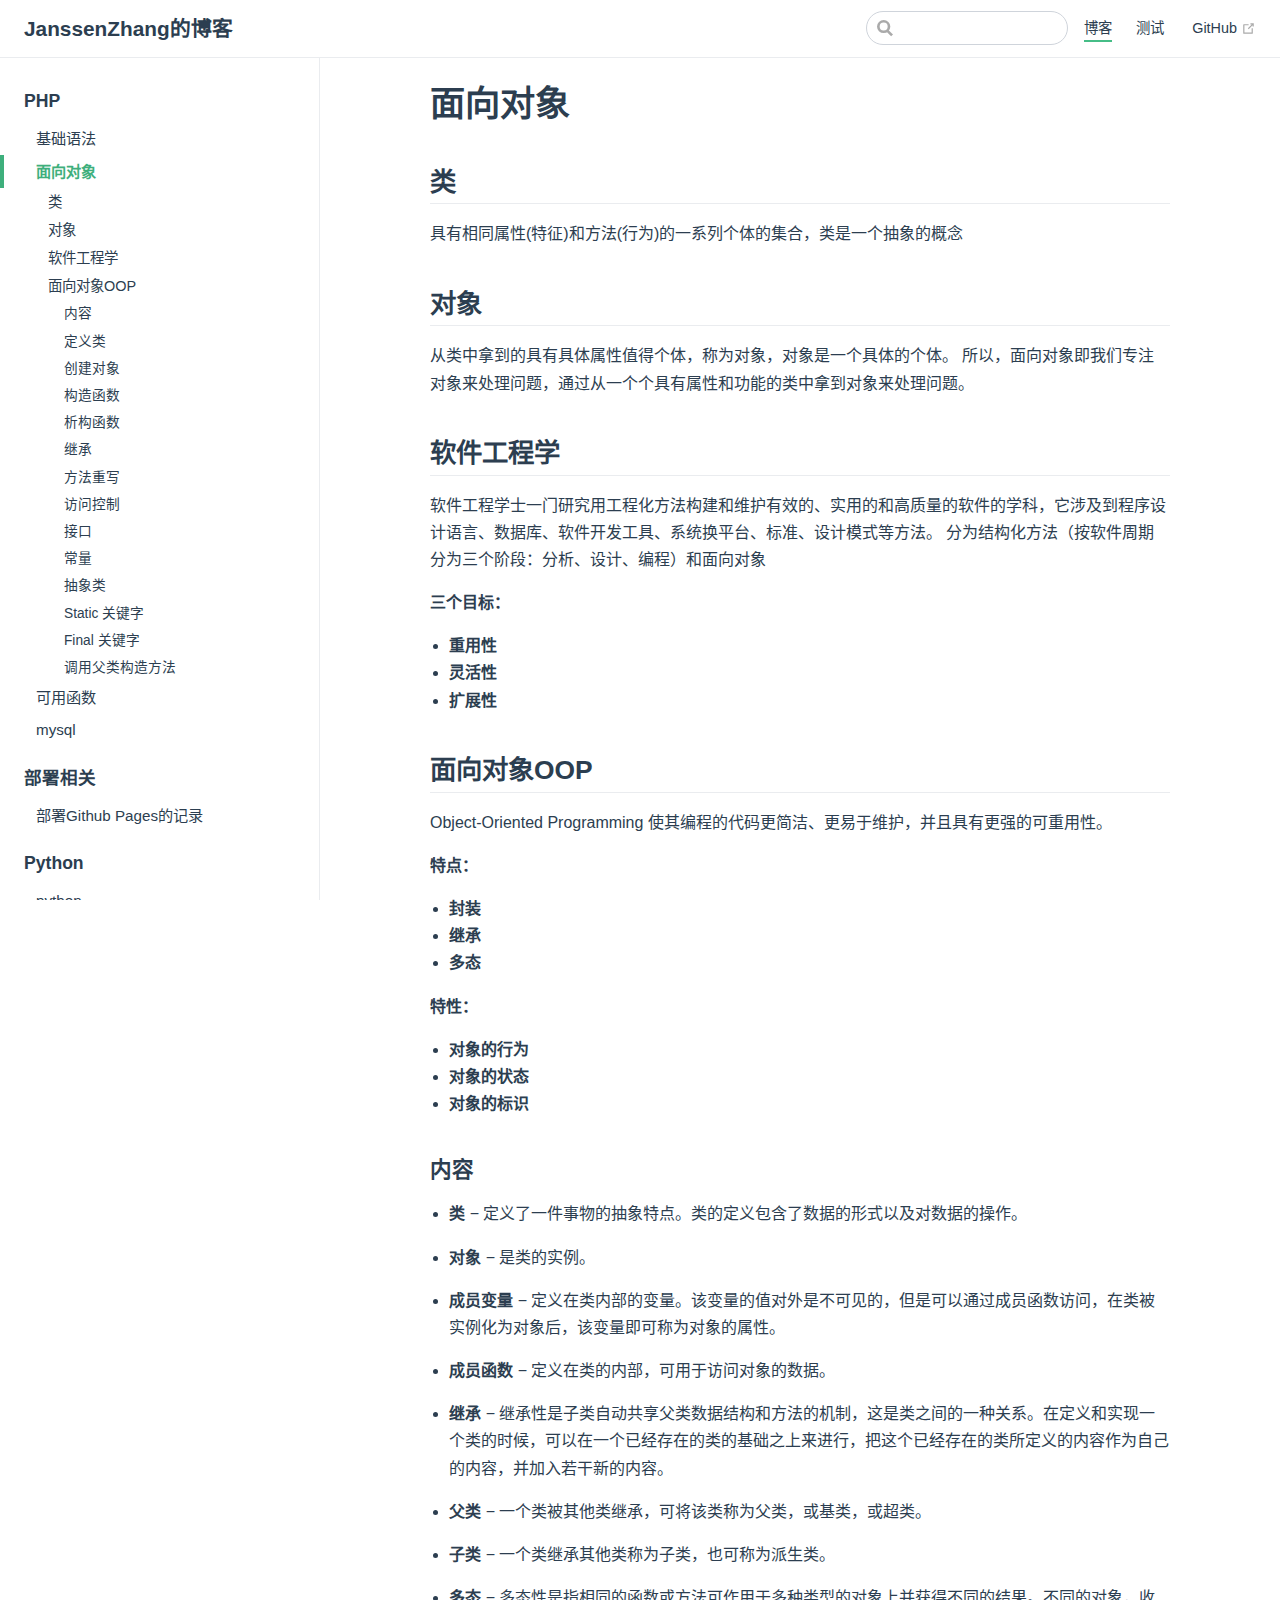
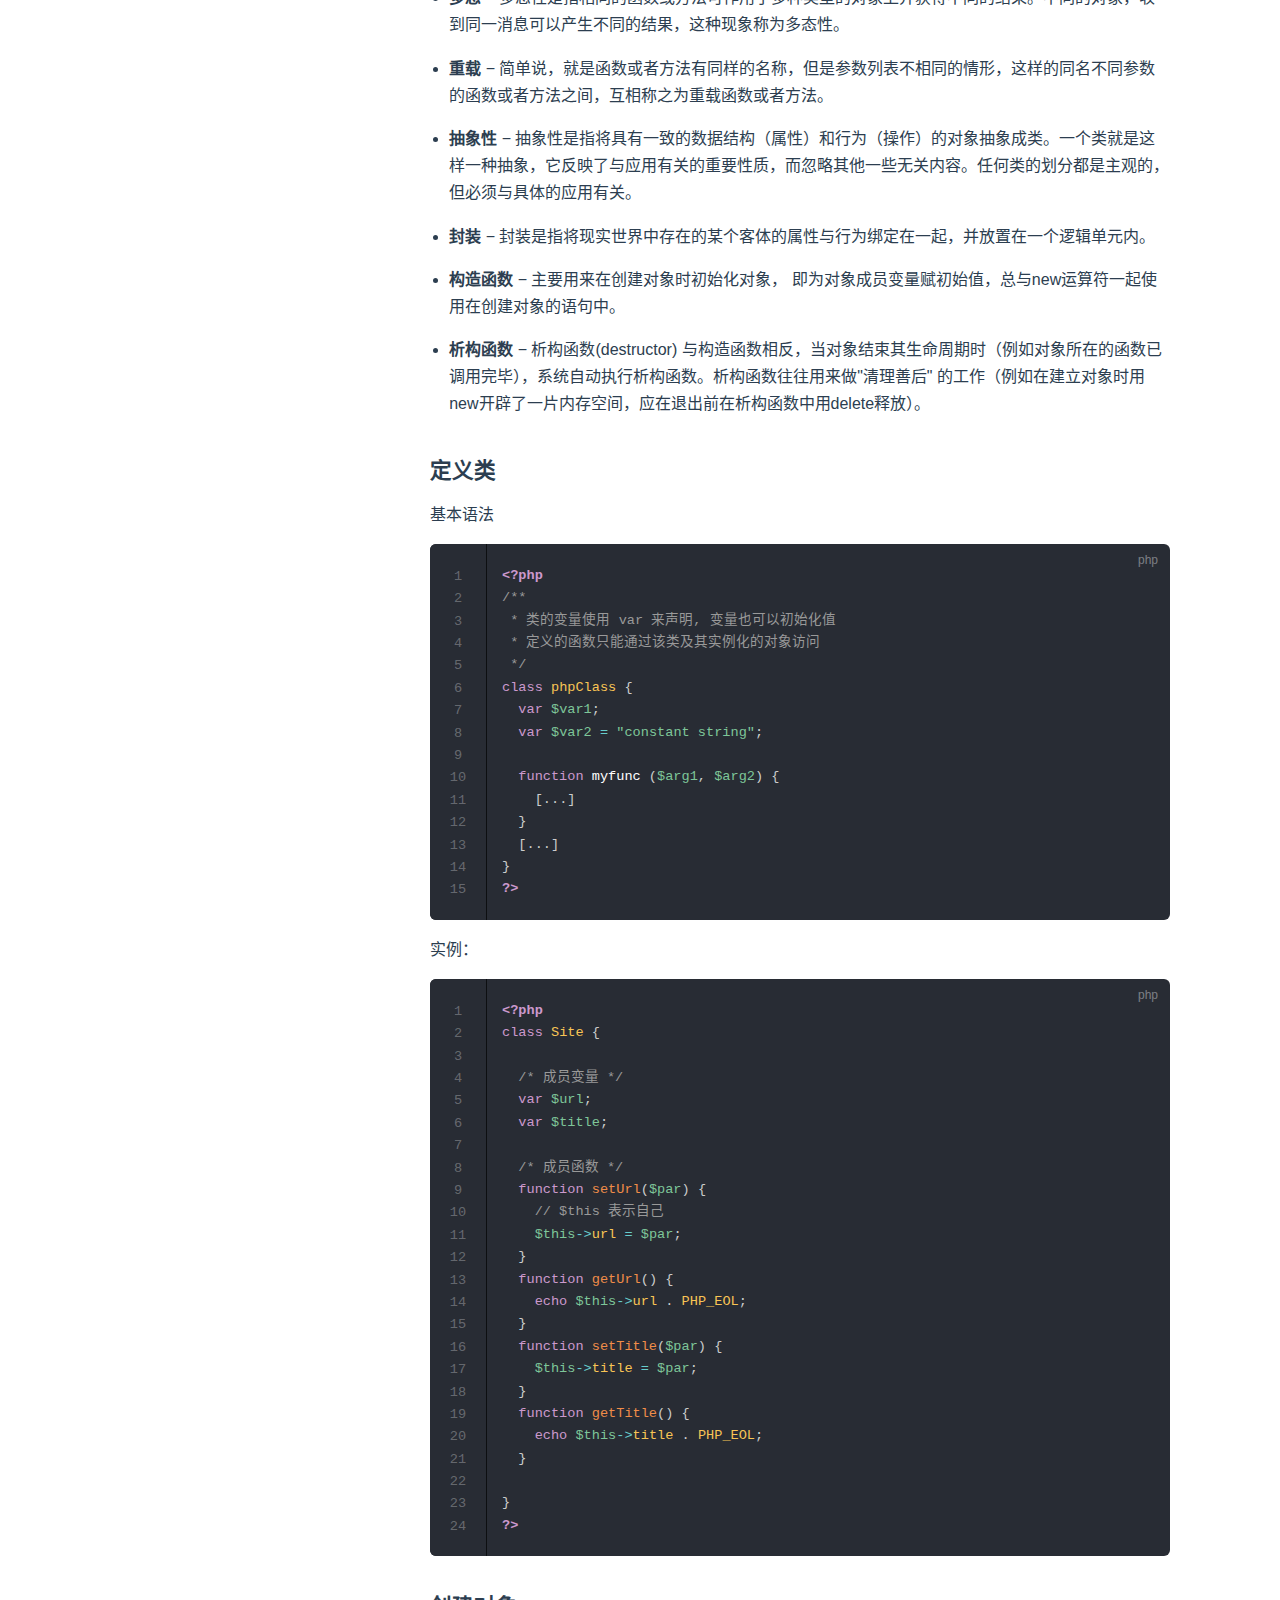
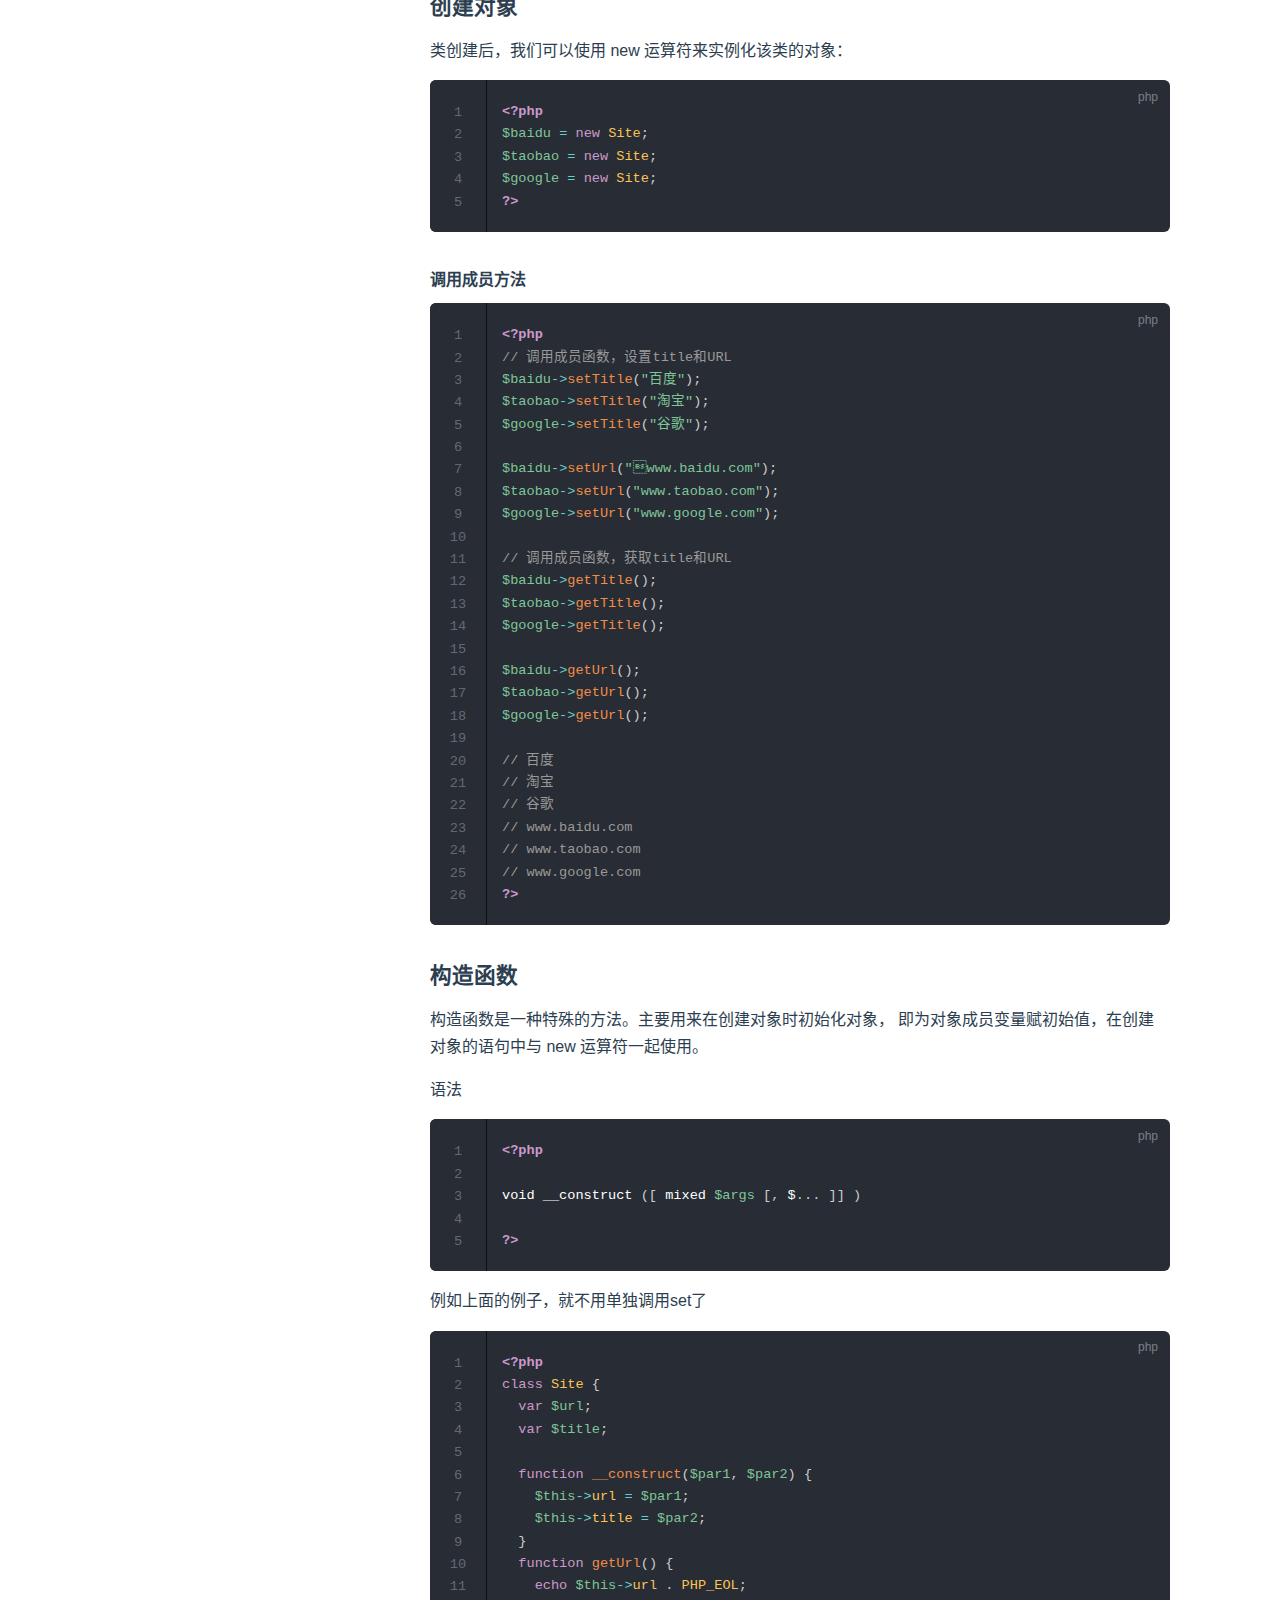
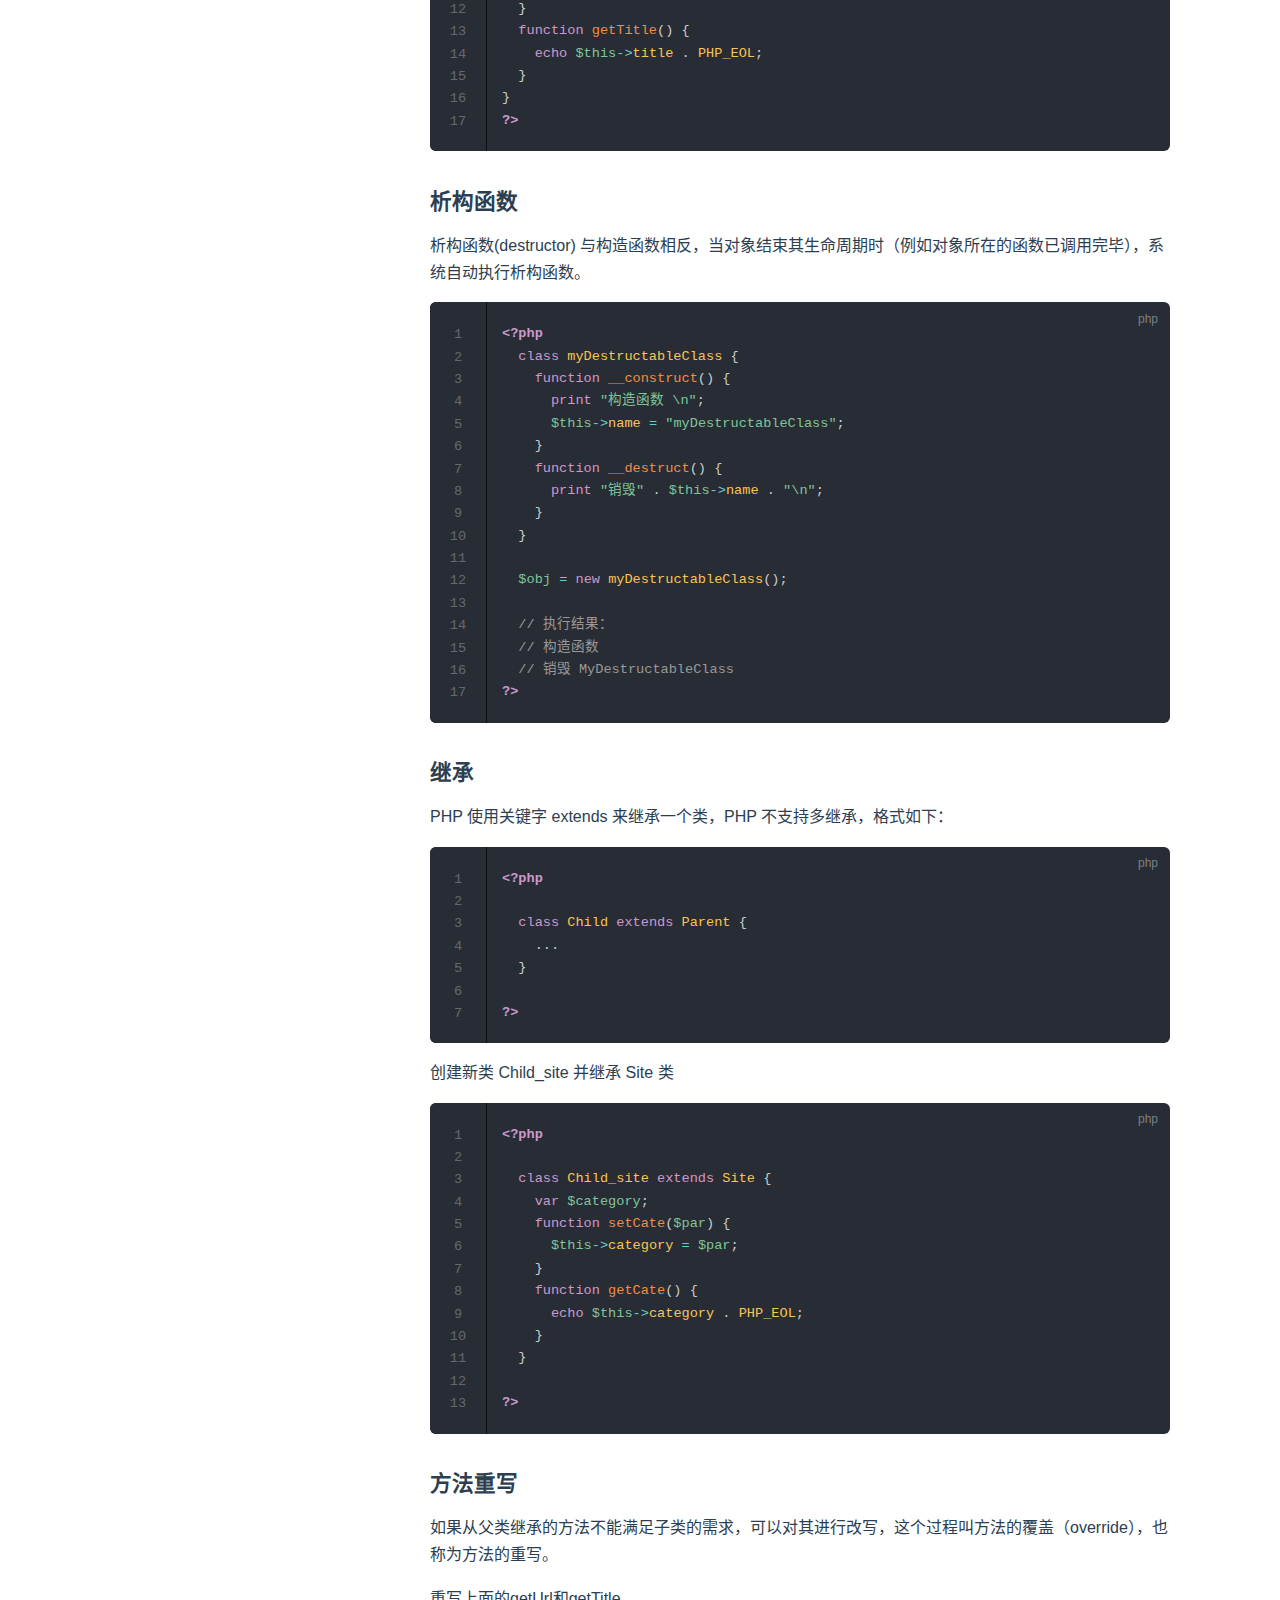
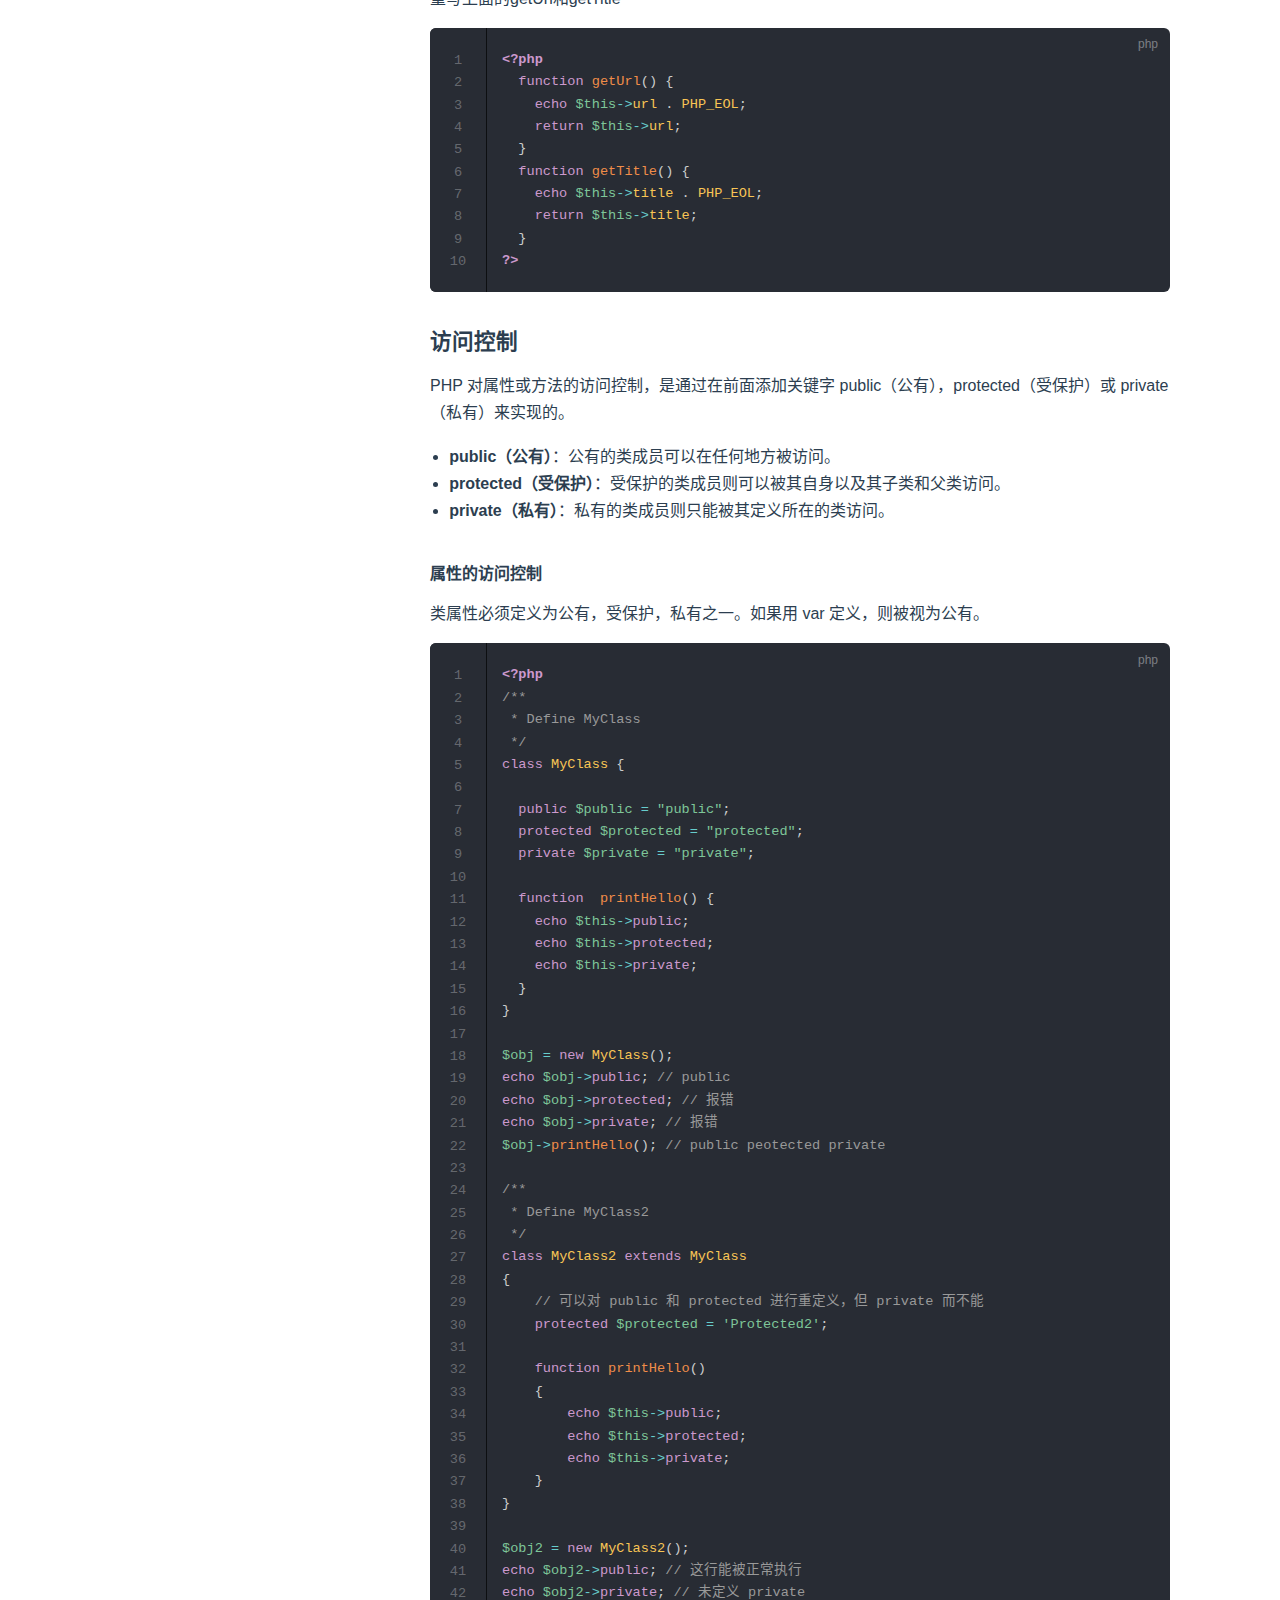
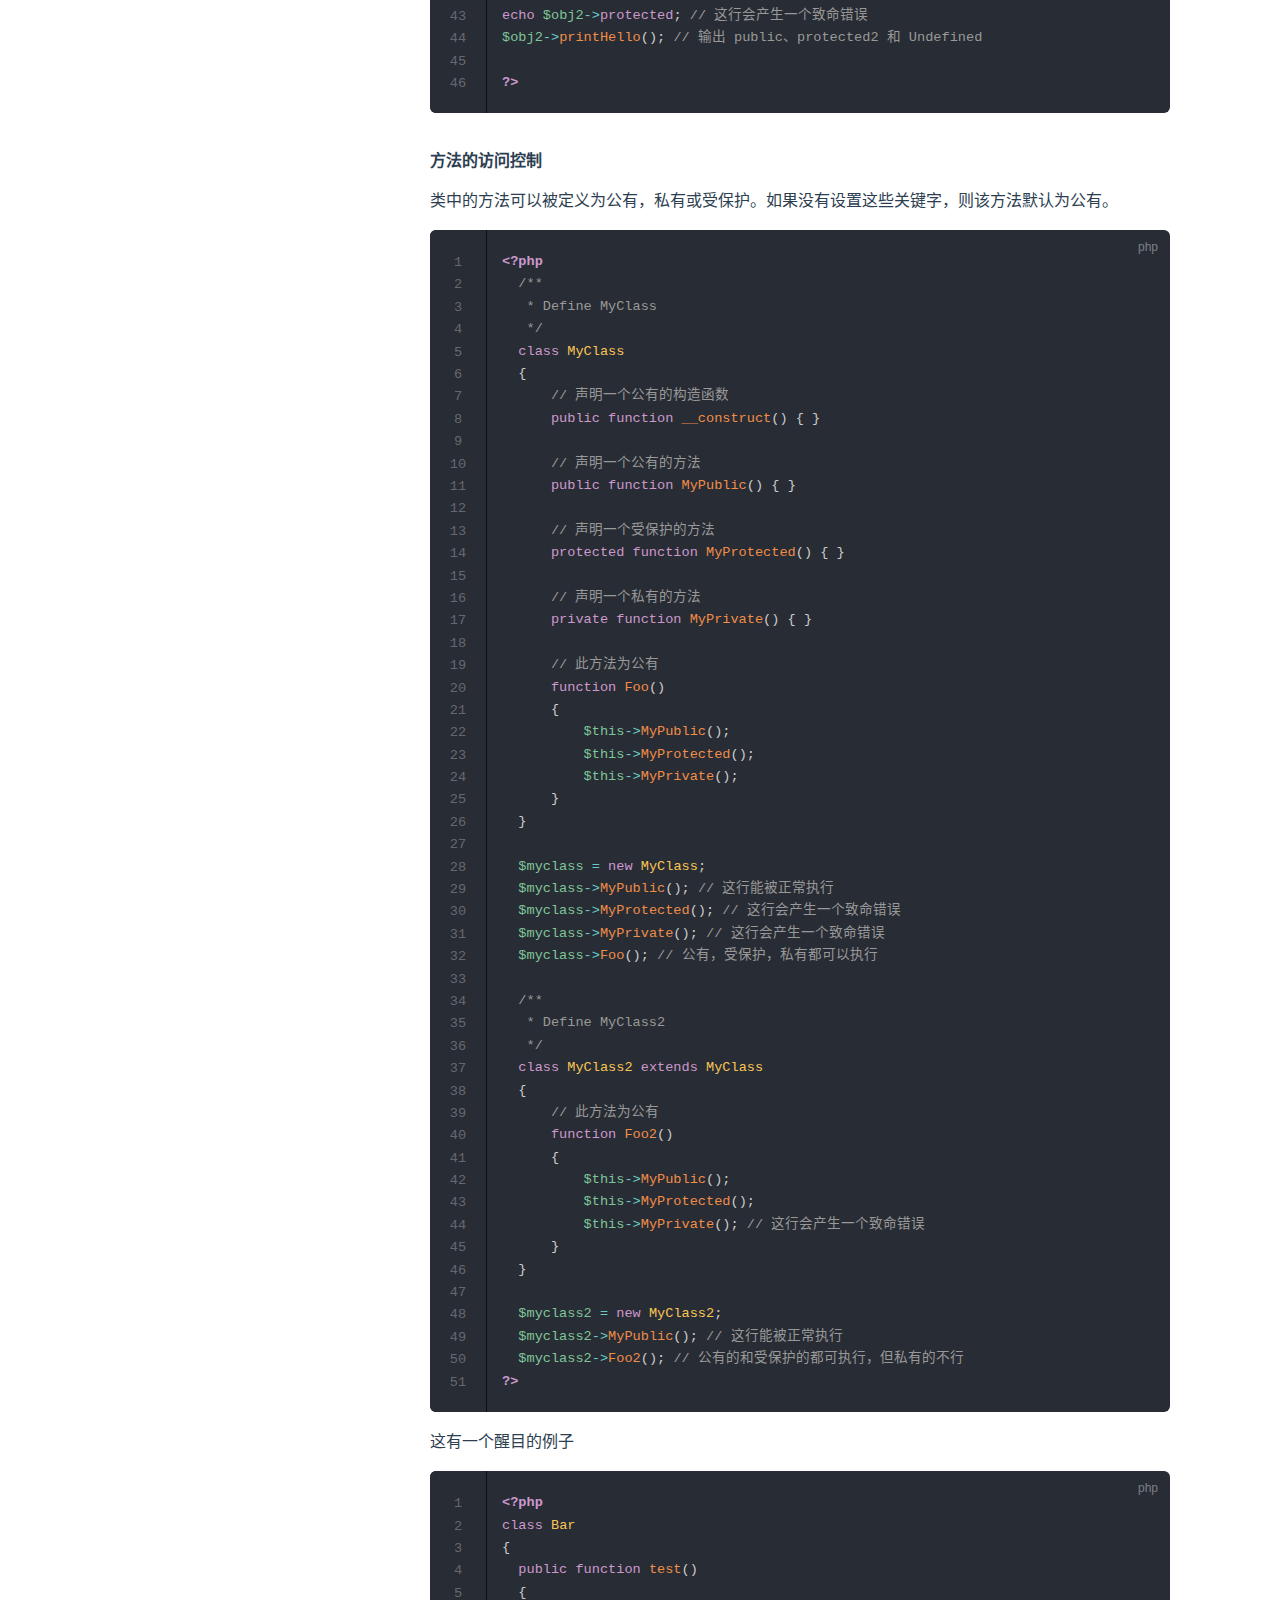
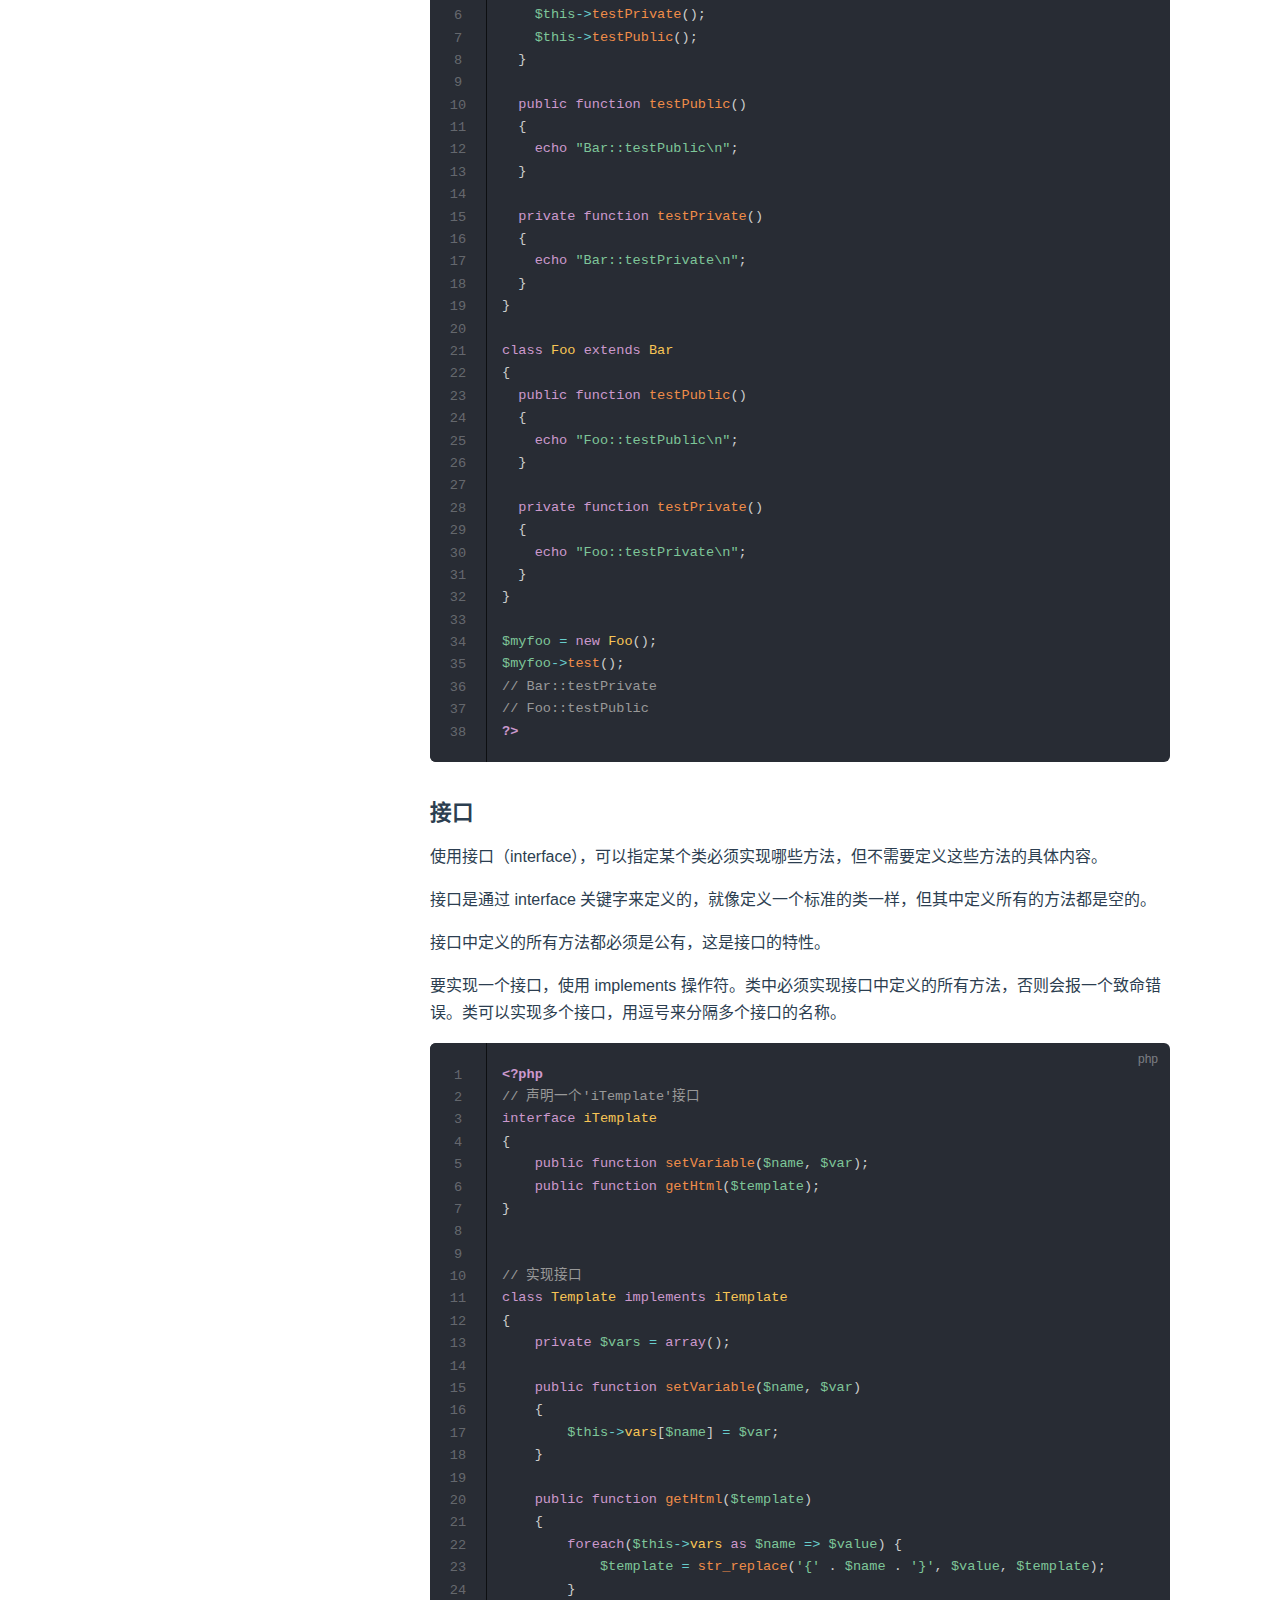
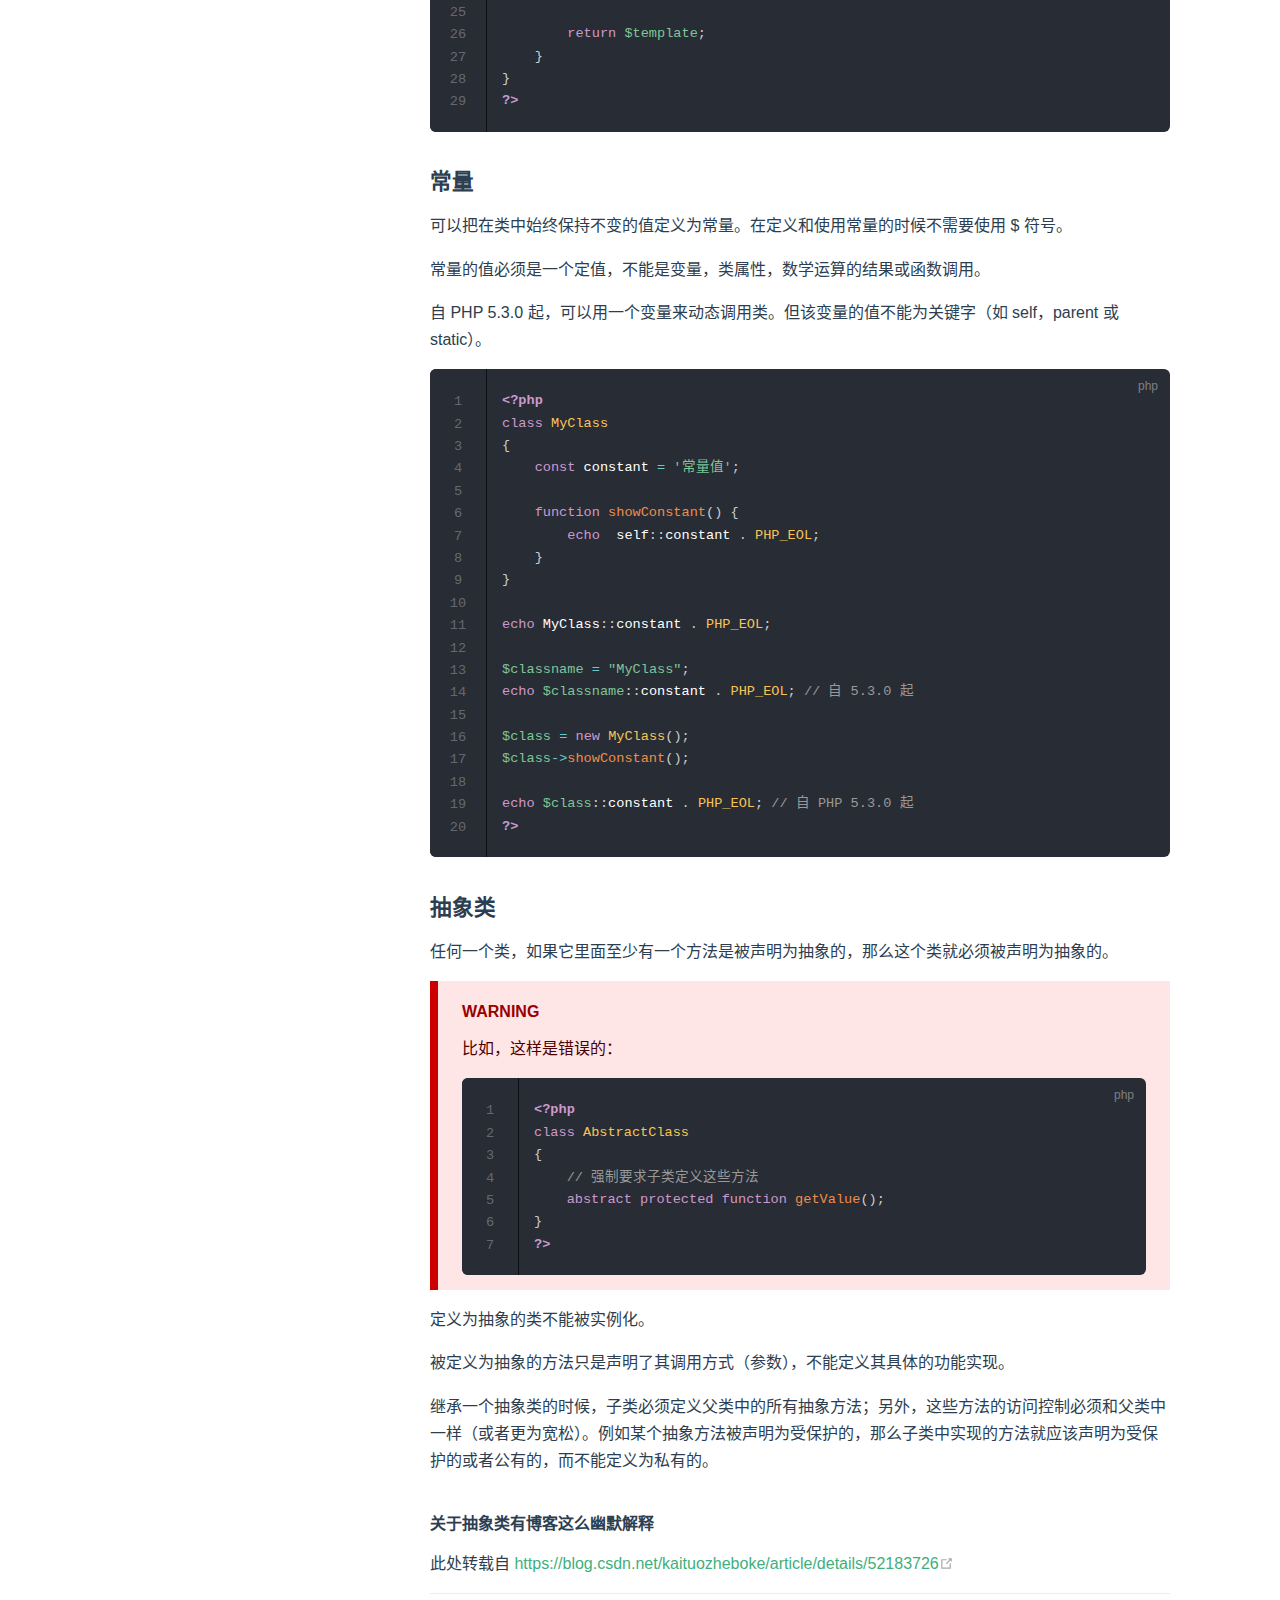
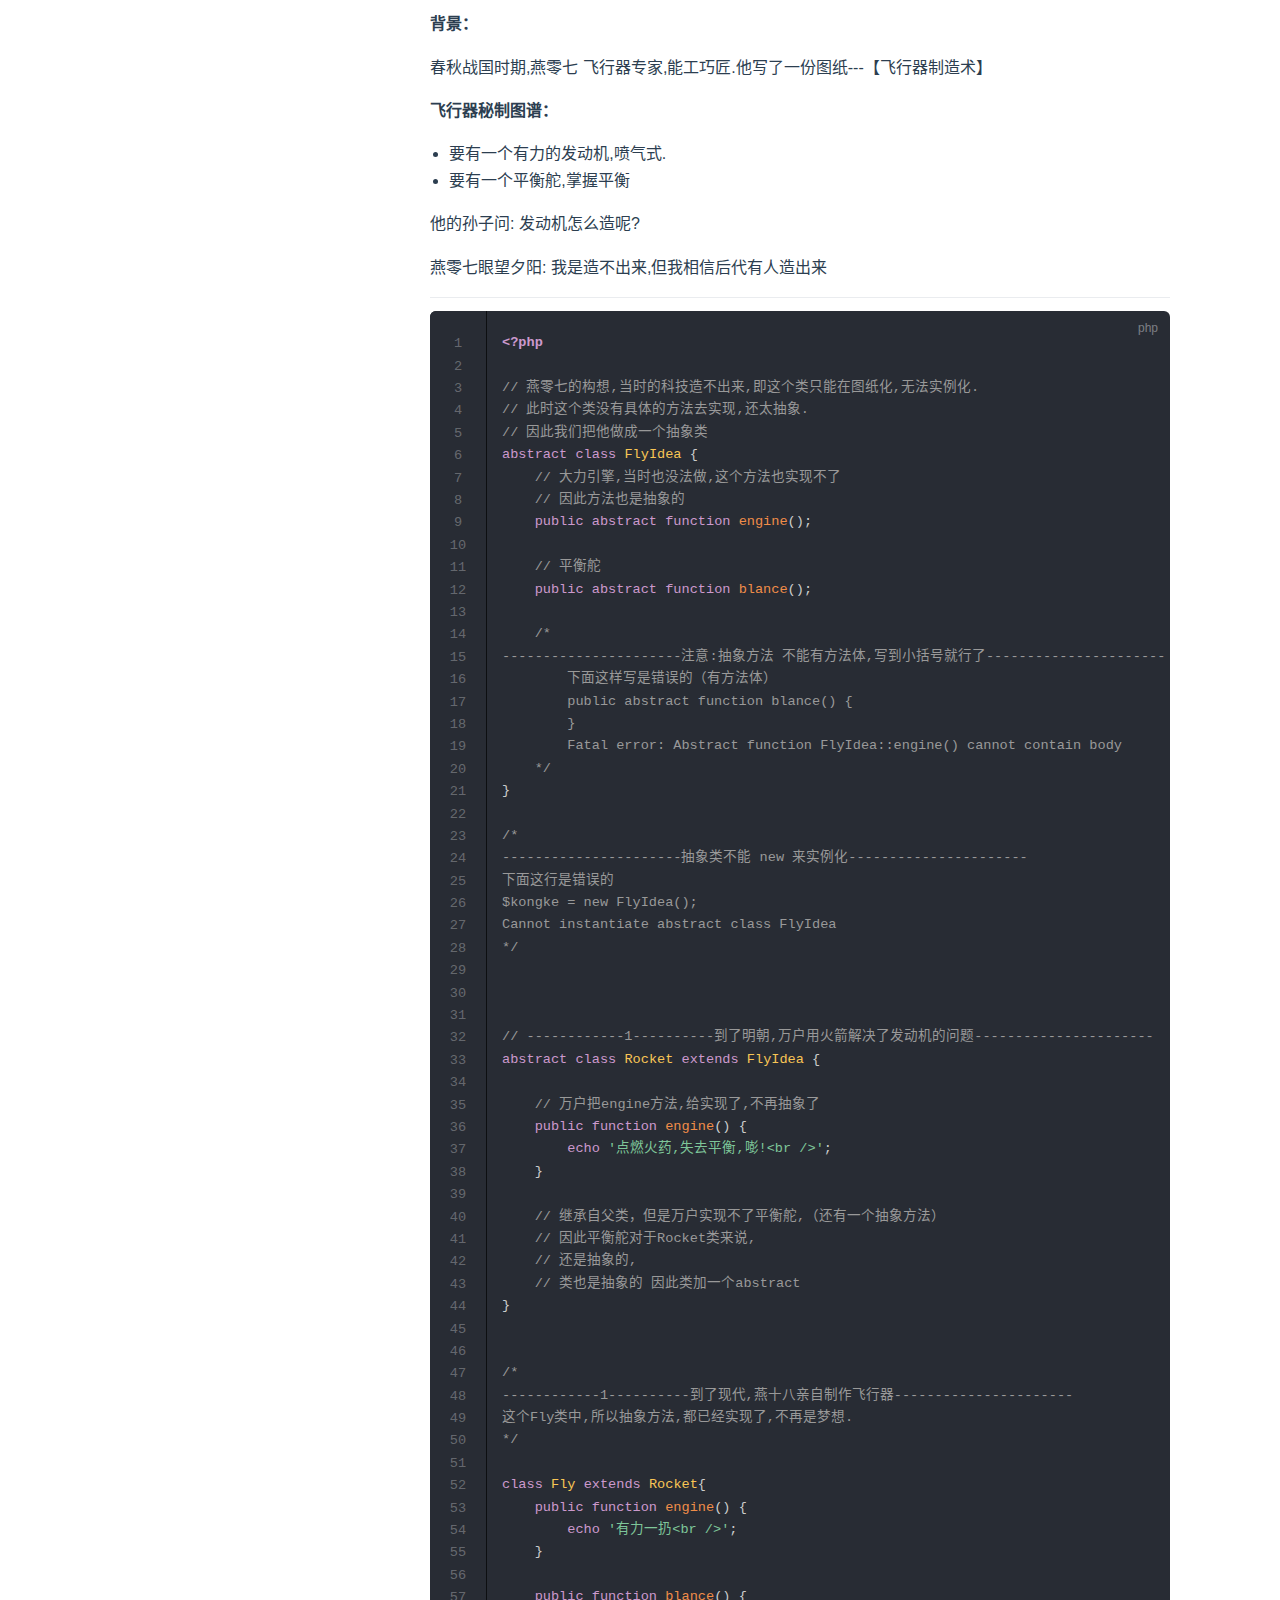
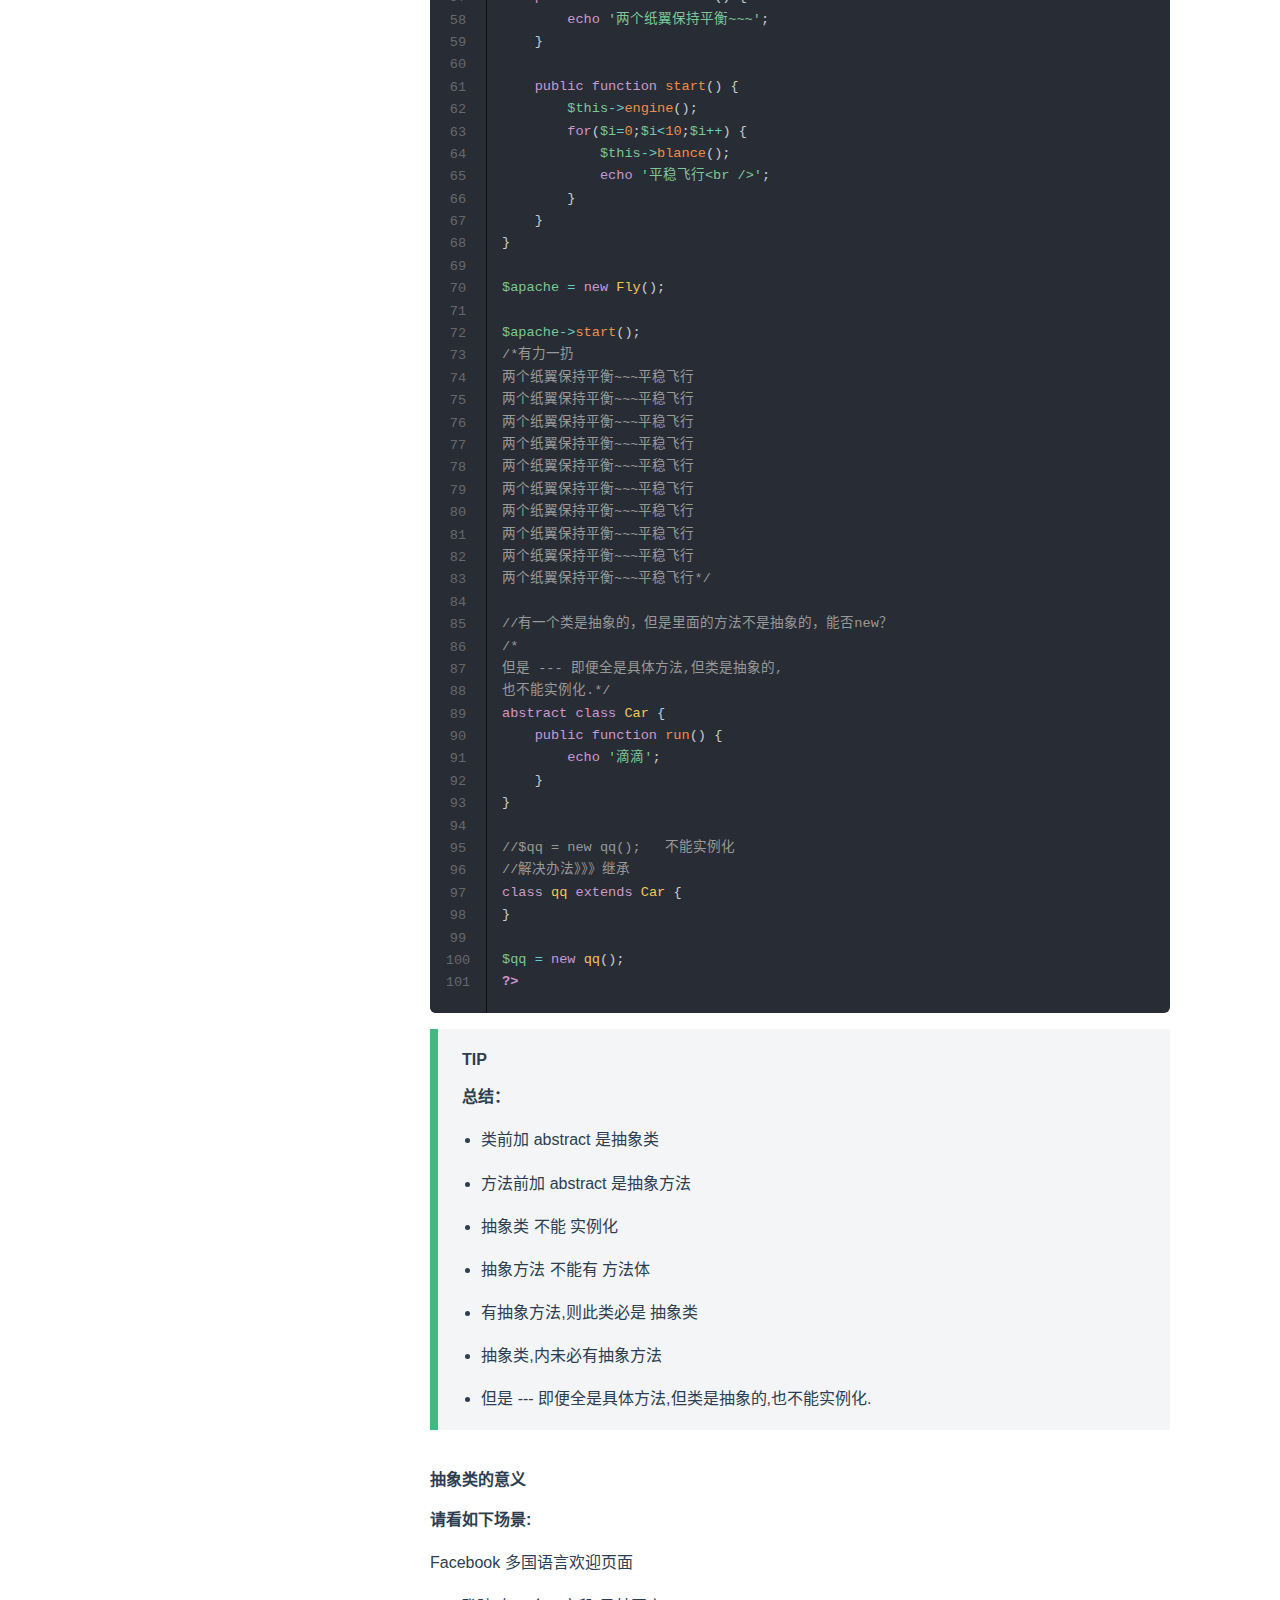
<file: blog/php-oop.html>
<!DOCTYPE html>
<html lang="zh-CN">
  <head>
    <meta charset="utf-8">
    <meta name="viewport" content="width=device-width,initial-scale=1">
    <title>面向对象 |  JanssenZhang的博客</title>
    <meta name="description" content="欢迎来访">
    <link rel="icon" href="/logo.png">
    
    <link rel="preload" href="/assets/css/0.styles.9a4bacdc.css" as="style"><link rel="preload" href="/assets/js/app.0e3aea1b.js" as="script"><link rel="preload" href="/assets/js/2.ed0e0a48.js" as="script"><link rel="preload" href="/assets/js/15.0c1b2da4.js" as="script"><link rel="prefetch" href="/assets/js/10.03ef0b13.js"><link rel="prefetch" href="/assets/js/11.e2c2cd2b.js"><link rel="prefetch" href="/assets/js/12.93cc900e.js"><link rel="prefetch" href="/assets/js/13.b6d6c516.js"><link rel="prefetch" href="/assets/js/14.ef890e56.js"><link rel="prefetch" href="/assets/js/16.7a9ae6ca.js"><link rel="prefetch" href="/assets/js/17.bc6491e1.js"><link rel="prefetch" href="/assets/js/18.e6e10a4d.js"><link rel="prefetch" href="/assets/js/3.e8d7b161.js"><link rel="prefetch" href="/assets/js/4.b78db034.js"><link rel="prefetch" href="/assets/js/5.7afb389f.js"><link rel="prefetch" href="/assets/js/6.46915e2e.js"><link rel="prefetch" href="/assets/js/7.ec373cae.js"><link rel="prefetch" href="/assets/js/8.7d4deaa0.js"><link rel="prefetch" href="/assets/js/9.71478607.js">
    <link rel="stylesheet" href="/assets/css/0.styles.9a4bacdc.css">
  </head>
  <body>
    <div id="app" data-server-rendered="true"><div class="theme-container"><header class="navbar"><div class="sidebar-button"><svg xmlns="http://www.w3.org/2000/svg" aria-hidden="true" role="img" viewBox="0 0 448 512" class="icon"><path fill="currentColor" d="M436 124H12c-6.627 0-12-5.373-12-12V80c0-6.627 5.373-12 12-12h424c6.627 0 12 5.373 12 12v32c0 6.627-5.373 12-12 12zm0 160H12c-6.627 0-12-5.373-12-12v-32c0-6.627 5.373-12 12-12h424c6.627 0 12 5.373 12 12v32c0 6.627-5.373 12-12 12zm0 160H12c-6.627 0-12-5.373-12-12v-32c0-6.627 5.373-12 12-12h424c6.627 0 12 5.373 12 12v32c0 6.627-5.373 12-12 12z"></path></svg></div> <a href="/" class="home-link router-link-active"><!----> <span class="site-name"> JanssenZhang的博客</span></a> <div class="links"><div class="search-box"><input aria-label="Search" autocomplete="off" spellcheck="false" value=""> <!----></div> <nav class="nav-links can-hide"><div class="nav-item"><a href="/blog/" class="nav-link router-link-active">博客</a></div><div class="nav-item"><a href="/apple/" class="nav-link">测试</a></div> <a href="https://github.com/JanssenZhang/JayBlog" target="_blank" rel="noopener noreferrer" class="repo-link">
    GitHub
    <svg xmlns="http://www.w3.org/2000/svg" aria-hidden="true" x="0px" y="0px" viewBox="0 0 100 100" width="15" height="15" class="icon outbound"><path fill="currentColor" d="M18.8,85.1h56l0,0c2.2,0,4-1.8,4-4v-32h-8v28h-48v-48h28v-8h-32l0,0c-2.2,0-4,1.8-4,4v56C14.8,83.3,16.6,85.1,18.8,85.1z"></path> <polygon fill="currentColor" points="45.7,48.7 51.3,54.3 77.2,28.5 77.2,37.2 85.2,37.2 85.2,14.9 62.8,14.9 62.8,22.9 71.5,22.9"></polygon></svg></a></nav></div></header> <div class="sidebar-mask"></div> <aside class="sidebar"><nav class="nav-links"><div class="nav-item"><a href="/blog/" class="nav-link router-link-active">博客</a></div><div class="nav-item"><a href="/apple/" class="nav-link">测试</a></div> <a href="https://github.com/JanssenZhang/JayBlog" target="_blank" rel="noopener noreferrer" class="repo-link">
    GitHub
    <svg xmlns="http://www.w3.org/2000/svg" aria-hidden="true" x="0px" y="0px" viewBox="0 0 100 100" width="15" height="15" class="icon outbound"><path fill="currentColor" d="M18.8,85.1h56l0,0c2.2,0,4-1.8,4-4v-32h-8v28h-48v-48h28v-8h-32l0,0c-2.2,0-4,1.8-4,4v56C14.8,83.3,16.6,85.1,18.8,85.1z"></path> <polygon fill="currentColor" points="45.7,48.7 51.3,54.3 77.2,28.5 77.2,37.2 85.2,37.2 85.2,14.9 62.8,14.9 62.8,22.9 71.5,22.9"></polygon></svg></a></nav>  <ul class="sidebar-links"><li><section class="sidebar-group depth-0"><p class="sidebar-heading open"><span>PHP</span> <!----></p> <ul class="sidebar-links sidebar-group-items"><li><a href="/blog/php-basis.html" class="sidebar-link">基础语法</a></li><li><a href="/blog/php-oop.html" class="active sidebar-link">面向对象</a><ul class="sidebar-sub-headers"><li class="sidebar-sub-header"><a href="/blog/php-oop.html#类" class="sidebar-link">类</a></li><li class="sidebar-sub-header"><a href="/blog/php-oop.html#对象" class="sidebar-link">对象</a></li><li class="sidebar-sub-header"><a href="/blog/php-oop.html#软件工程学" class="sidebar-link">软件工程学</a></li><li class="sidebar-sub-header"><a href="/blog/php-oop.html#面向对象oop" class="sidebar-link">面向对象OOP</a><ul class="sidebar-sub-headers"><li class="sidebar-sub-header"><a href="/blog/php-oop.html#内容" class="sidebar-link">内容</a></li><li class="sidebar-sub-header"><a href="/blog/php-oop.html#定义类" class="sidebar-link">定义类</a></li><li class="sidebar-sub-header"><a href="/blog/php-oop.html#创建对象" class="sidebar-link">创建对象</a></li><li class="sidebar-sub-header"><a href="/blog/php-oop.html#构造函数" class="sidebar-link">构造函数</a></li><li class="sidebar-sub-header"><a href="/blog/php-oop.html#析构函数" class="sidebar-link">析构函数</a></li><li class="sidebar-sub-header"><a href="/blog/php-oop.html#继承" class="sidebar-link">继承</a></li><li class="sidebar-sub-header"><a href="/blog/php-oop.html#方法重写" class="sidebar-link">方法重写</a></li><li class="sidebar-sub-header"><a href="/blog/php-oop.html#访问控制" class="sidebar-link">访问控制</a></li><li class="sidebar-sub-header"><a href="/blog/php-oop.html#接口" class="sidebar-link">接口</a></li><li class="sidebar-sub-header"><a href="/blog/php-oop.html#常量" class="sidebar-link">常量</a></li><li class="sidebar-sub-header"><a href="/blog/php-oop.html#抽象类" class="sidebar-link">抽象类</a></li><li class="sidebar-sub-header"><a href="/blog/php-oop.html#static-关键字" class="sidebar-link">Static 关键字</a></li><li class="sidebar-sub-header"><a href="/blog/php-oop.html#final-关键字" class="sidebar-link">Final 关键字</a></li><li class="sidebar-sub-header"><a href="/blog/php-oop.html#调用父类构造方法" class="sidebar-link">调用父类构造方法</a></li></ul></li></ul></li><li><a href="/blog/php-function.html" class="sidebar-link">可用函数</a></li><li><a href="/blog/php-mysql.html" class="sidebar-link">mysql</a></li></ul></section></li><li><section class="sidebar-group depth-0"><p class="sidebar-heading"><span>部署相关</span> <!----></p> <ul class="sidebar-links sidebar-group-items"><li><a href="/blog/github.html" class="sidebar-link">部署Github Pages的记录</a></li></ul></section></li><li><section class="sidebar-group depth-0"><p class="sidebar-heading"><span>Python</span> <!----></p> <ul class="sidebar-links sidebar-group-items"><li><a href="/blog/python-basic.html" class="sidebar-link">python</a></li></ul></section></li><li><section class="sidebar-group depth-0"><p class="sidebar-heading"><span>其他</span> <!----></p> <ul class="sidebar-links sidebar-group-items"><li><a href="/blog/pwa.html" class="sidebar-link">构建PWA应用</a></li></ul></section></li></ul> </aside> <main class="page"> <div class="theme-default-content content__default"><h1 id="面向对象"><a href="#面向对象" class="header-anchor">#</a> 面向对象</h1> <h2 id="类"><a href="#类" class="header-anchor">#</a> 类</h2> <p>具有相同属性(特征)和方法(行为)的一系列个体的集合，类是一个抽象的概念</p> <h2 id="对象"><a href="#对象" class="header-anchor">#</a> 对象</h2> <p>从类中拿到的具有具体属性值得个体，称为对象，对象是一个具体的个体。 所以，面向对象即我们专注对象来处理问题，通过从一个个具有属性和功能的类中拿到对象来处理问题。</p> <h2 id="软件工程学"><a href="#软件工程学" class="header-anchor">#</a> 软件工程学</h2> <p>软件工程学士一门研究用工程化方法构建和维护有效的、实用的和高质量的软件的学科，它涉及到程序设计语言、数据库、软件开发工具、系统换平台、标准、设计模式等方法。 分为结构化方法（按软件周期分为三个阶段：分析、设计、编程）和面向对象</p> <p><strong>三个目标：</strong></p> <ul><li><strong>重用性</strong></li> <li><strong>灵活性</strong></li> <li><strong>扩展性</strong></li></ul> <h2 id="面向对象oop"><a href="#面向对象oop" class="header-anchor">#</a> 面向对象OOP</h2> <p>Object-Oriented Programming
使其编程的代码更简洁、更易于维护，并且具有更强的可重用性。</p> <p><strong>特点：</strong></p> <ul><li><strong>封装</strong></li> <li><strong>继承</strong></li> <li><strong>多态</strong></li></ul> <p><strong>特性：</strong></p> <ul><li><strong>对象的行为</strong></li> <li><strong>对象的状态</strong></li> <li><strong>对象的标识</strong></li></ul> <h3 id="内容"><a href="#内容" class="header-anchor">#</a> 内容</h3> <ul><li><p><strong>类</strong> − 定义了一件事物的抽象特点。类的定义包含了数据的形式以及对数据的操作。</p></li> <li><p><strong>对象</strong> − 是类的实例。</p></li> <li><p><strong>成员变量</strong> − 定义在类内部的变量。该变量的值对外是不可见的，但是可以通过成员函数访问，在类被实例化为对象后，该变量即可称为对象的属性。</p></li> <li><p><strong>成员函数</strong> − 定义在类的内部，可用于访问对象的数据。</p></li> <li><p><strong>继承</strong> − 继承性是子类自动共享父类数据结构和方法的机制，这是类之间的一种关系。在定义和实现一个类的时候，可以在一个已经存在的类的基础之上来进行，把这个已经存在的类所定义的内容作为自己的内容，并加入若干新的内容。</p></li> <li><p><strong>父类</strong> − 一个类被其他类继承，可将该类称为父类，或基类，或超类。</p></li> <li><p><strong>子类</strong> − 一个类继承其他类称为子类，也可称为派生类。</p></li> <li><p><strong>多态</strong> − 多态性是指相同的函数或方法可作用于多种类型的对象上并获得不同的结果。不同的对象，收到同一消息可以产生不同的结果，这种现象称为多态性。</p></li> <li><p><strong>重载</strong> − 简单说，就是函数或者方法有同样的名称，但是参数列表不相同的情形，这样的同名不同参数的函数或者方法之间，互相称之为重载函数或者方法。</p></li> <li><p><strong>抽象性</strong> − 抽象性是指将具有一致的数据结构（属性）和行为（操作）的对象抽象成类。一个类就是这样一种抽象，它反映了与应用有关的重要性质，而忽略其他一些无关内容。任何类的划分都是主观的，但必须与具体的应用有关。</p></li> <li><p><strong>封装</strong> − 封装是指将现实世界中存在的某个客体的属性与行为绑定在一起，并放置在一个逻辑单元内。</p></li> <li><p><strong>构造函数</strong> − 主要用来在创建对象时初始化对象， 即为对象成员变量赋初始值，总与new运算符一起使用在创建对象的语句中。</p></li> <li><p><strong>析构函数</strong> − 析构函数(destructor) 与构造函数相反，当对象结束其生命周期时（例如对象所在的函数已调用完毕），系统自动执行析构函数。析构函数往往用来做&quot;清理善后&quot; 的工作（例如在建立对象时用new开辟了一片内存空间，应在退出前在析构函数中用delete释放）。</p></li></ul> <h3 id="定义类"><a href="#定义类" class="header-anchor">#</a> 定义类</h3> <p>基本语法</p> <div class="language-php line-numbers-mode"><pre class="language-php"><code><span class="token php language-php"><span class="token delimiter important">&lt;?php</span>
<span class="token comment">/**
 * 类的变量使用 var 来声明, 变量也可以初始化值
 * 定义的函数只能通过该类及其实例化的对象访问
 */</span>
<span class="token keyword">class</span> <span class="token class-name">phpClass</span> <span class="token punctuation">{</span>
  <span class="token keyword">var</span> <span class="token variable">$var1</span><span class="token punctuation">;</span>
  <span class="token keyword">var</span> <span class="token variable">$var2</span> <span class="token operator">=</span> <span class="token double-quoted-string string">&quot;constant string&quot;</span><span class="token punctuation">;</span>

  <span class="token keyword">function</span> myfunc <span class="token punctuation">(</span><span class="token variable">$arg1</span><span class="token punctuation">,</span> <span class="token variable">$arg2</span><span class="token punctuation">)</span> <span class="token punctuation">{</span>
    <span class="token punctuation">[</span><span class="token punctuation">.</span><span class="token punctuation">.</span><span class="token punctuation">.</span><span class="token punctuation">]</span>
  <span class="token punctuation">}</span>
  <span class="token punctuation">[</span><span class="token punctuation">.</span><span class="token punctuation">.</span><span class="token punctuation">.</span><span class="token punctuation">]</span>
<span class="token punctuation">}</span>
<span class="token delimiter important">?&gt;</span></span>
</code></pre> <div class="line-numbers-wrapper"><span class="line-number">1</span><br><span class="line-number">2</span><br><span class="line-number">3</span><br><span class="line-number">4</span><br><span class="line-number">5</span><br><span class="line-number">6</span><br><span class="line-number">7</span><br><span class="line-number">8</span><br><span class="line-number">9</span><br><span class="line-number">10</span><br><span class="line-number">11</span><br><span class="line-number">12</span><br><span class="line-number">13</span><br><span class="line-number">14</span><br><span class="line-number">15</span><br></div></div><p>实例：</p> <div class="language-php line-numbers-mode"><pre class="language-php"><code><span class="token php language-php"><span class="token delimiter important">&lt;?php</span>
<span class="token keyword">class</span> <span class="token class-name">Site</span> <span class="token punctuation">{</span>

  <span class="token comment">/* 成员变量 */</span>
  <span class="token keyword">var</span> <span class="token variable">$url</span><span class="token punctuation">;</span>
  <span class="token keyword">var</span> <span class="token variable">$title</span><span class="token punctuation">;</span>

  <span class="token comment">/* 成员函数 */</span>
  <span class="token keyword">function</span> <span class="token function">setUrl</span><span class="token punctuation">(</span><span class="token variable">$par</span><span class="token punctuation">)</span> <span class="token punctuation">{</span>
    <span class="token comment">// $this 表示自己</span>
    <span class="token variable">$this</span><span class="token operator">-</span><span class="token operator">&gt;</span><span class="token property">url</span> <span class="token operator">=</span> <span class="token variable">$par</span><span class="token punctuation">;</span>
  <span class="token punctuation">}</span>
  <span class="token keyword">function</span> <span class="token function">getUrl</span><span class="token punctuation">(</span><span class="token punctuation">)</span> <span class="token punctuation">{</span>
    <span class="token keyword">echo</span> <span class="token variable">$this</span><span class="token operator">-</span><span class="token operator">&gt;</span><span class="token property">url</span> <span class="token punctuation">.</span> <span class="token constant">PHP_EOL</span><span class="token punctuation">;</span>
  <span class="token punctuation">}</span>
  <span class="token keyword">function</span> <span class="token function">setTitle</span><span class="token punctuation">(</span><span class="token variable">$par</span><span class="token punctuation">)</span> <span class="token punctuation">{</span>
    <span class="token variable">$this</span><span class="token operator">-</span><span class="token operator">&gt;</span><span class="token property">title</span> <span class="token operator">=</span> <span class="token variable">$par</span><span class="token punctuation">;</span>
  <span class="token punctuation">}</span>
  <span class="token keyword">function</span> <span class="token function">getTitle</span><span class="token punctuation">(</span><span class="token punctuation">)</span> <span class="token punctuation">{</span>
    <span class="token keyword">echo</span> <span class="token variable">$this</span><span class="token operator">-</span><span class="token operator">&gt;</span><span class="token property">title</span> <span class="token punctuation">.</span> <span class="token constant">PHP_EOL</span><span class="token punctuation">;</span>
  <span class="token punctuation">}</span>

<span class="token punctuation">}</span>
<span class="token delimiter important">?&gt;</span></span>
</code></pre> <div class="line-numbers-wrapper"><span class="line-number">1</span><br><span class="line-number">2</span><br><span class="line-number">3</span><br><span class="line-number">4</span><br><span class="line-number">5</span><br><span class="line-number">6</span><br><span class="line-number">7</span><br><span class="line-number">8</span><br><span class="line-number">9</span><br><span class="line-number">10</span><br><span class="line-number">11</span><br><span class="line-number">12</span><br><span class="line-number">13</span><br><span class="line-number">14</span><br><span class="line-number">15</span><br><span class="line-number">16</span><br><span class="line-number">17</span><br><span class="line-number">18</span><br><span class="line-number">19</span><br><span class="line-number">20</span><br><span class="line-number">21</span><br><span class="line-number">22</span><br><span class="line-number">23</span><br><span class="line-number">24</span><br></div></div><h3 id="创建对象"><a href="#创建对象" class="header-anchor">#</a> 创建对象</h3> <p>类创建后，我们可以使用 new 运算符来实例化该类的对象：</p> <div class="language-php line-numbers-mode"><pre class="language-php"><code><span class="token php language-php"><span class="token delimiter important">&lt;?php</span>
<span class="token variable">$baidu</span> <span class="token operator">=</span> <span class="token keyword">new</span> <span class="token class-name">Site</span><span class="token punctuation">;</span>
<span class="token variable">$taobao</span> <span class="token operator">=</span> <span class="token keyword">new</span> <span class="token class-name">Site</span><span class="token punctuation">;</span>
<span class="token variable">$google</span> <span class="token operator">=</span> <span class="token keyword">new</span> <span class="token class-name">Site</span><span class="token punctuation">;</span>
<span class="token delimiter important">?&gt;</span></span>
</code></pre> <div class="line-numbers-wrapper"><span class="line-number">1</span><br><span class="line-number">2</span><br><span class="line-number">3</span><br><span class="line-number">4</span><br><span class="line-number">5</span><br></div></div><h4 id="调用成员方法"><a href="#调用成员方法" class="header-anchor">#</a> 调用成员方法</h4> <div class="language-php line-numbers-mode"><pre class="language-php"><code><span class="token php language-php"><span class="token delimiter important">&lt;?php</span>
<span class="token comment">// 调用成员函数，设置title和URL</span>
<span class="token variable">$baidu</span><span class="token operator">-</span><span class="token operator">&gt;</span><span class="token function">setTitle</span><span class="token punctuation">(</span><span class="token double-quoted-string string">&quot;百度&quot;</span><span class="token punctuation">)</span><span class="token punctuation">;</span>
<span class="token variable">$taobao</span><span class="token operator">-</span><span class="token operator">&gt;</span><span class="token function">setTitle</span><span class="token punctuation">(</span><span class="token double-quoted-string string">&quot;淘宝&quot;</span><span class="token punctuation">)</span><span class="token punctuation">;</span>
<span class="token variable">$google</span><span class="token operator">-</span><span class="token operator">&gt;</span><span class="token function">setTitle</span><span class="token punctuation">(</span><span class="token double-quoted-string string">&quot;谷歌&quot;</span><span class="token punctuation">)</span><span class="token punctuation">;</span>

<span class="token variable">$baidu</span><span class="token operator">-</span><span class="token operator">&gt;</span><span class="token function">setUrl</span><span class="token punctuation">(</span><span class="token double-quoted-string string">&quot;www.baidu.com&quot;</span><span class="token punctuation">)</span><span class="token punctuation">;</span>
<span class="token variable">$taobao</span><span class="token operator">-</span><span class="token operator">&gt;</span><span class="token function">setUrl</span><span class="token punctuation">(</span><span class="token double-quoted-string string">&quot;www.taobao.com&quot;</span><span class="token punctuation">)</span><span class="token punctuation">;</span>
<span class="token variable">$google</span><span class="token operator">-</span><span class="token operator">&gt;</span><span class="token function">setUrl</span><span class="token punctuation">(</span><span class="token double-quoted-string string">&quot;www.google.com&quot;</span><span class="token punctuation">)</span><span class="token punctuation">;</span>

<span class="token comment">// 调用成员函数，获取title和URL</span>
<span class="token variable">$baidu</span><span class="token operator">-</span><span class="token operator">&gt;</span><span class="token function">getTitle</span><span class="token punctuation">(</span><span class="token punctuation">)</span><span class="token punctuation">;</span>
<span class="token variable">$taobao</span><span class="token operator">-</span><span class="token operator">&gt;</span><span class="token function">getTitle</span><span class="token punctuation">(</span><span class="token punctuation">)</span><span class="token punctuation">;</span>
<span class="token variable">$google</span><span class="token operator">-</span><span class="token operator">&gt;</span><span class="token function">getTitle</span><span class="token punctuation">(</span><span class="token punctuation">)</span><span class="token punctuation">;</span>

<span class="token variable">$baidu</span><span class="token operator">-</span><span class="token operator">&gt;</span><span class="token function">getUrl</span><span class="token punctuation">(</span><span class="token punctuation">)</span><span class="token punctuation">;</span>
<span class="token variable">$taobao</span><span class="token operator">-</span><span class="token operator">&gt;</span><span class="token function">getUrl</span><span class="token punctuation">(</span><span class="token punctuation">)</span><span class="token punctuation">;</span>
<span class="token variable">$google</span><span class="token operator">-</span><span class="token operator">&gt;</span><span class="token function">getUrl</span><span class="token punctuation">(</span><span class="token punctuation">)</span><span class="token punctuation">;</span>

<span class="token comment">// 百度</span>
<span class="token comment">// 淘宝</span>
<span class="token comment">// 谷歌</span>
<span class="token comment">// www.baidu.com</span>
<span class="token comment">// www.taobao.com</span>
<span class="token comment">// www.google.com</span>
<span class="token delimiter important">?&gt;</span></span>
</code></pre> <div class="line-numbers-wrapper"><span class="line-number">1</span><br><span class="line-number">2</span><br><span class="line-number">3</span><br><span class="line-number">4</span><br><span class="line-number">5</span><br><span class="line-number">6</span><br><span class="line-number">7</span><br><span class="line-number">8</span><br><span class="line-number">9</span><br><span class="line-number">10</span><br><span class="line-number">11</span><br><span class="line-number">12</span><br><span class="line-number">13</span><br><span class="line-number">14</span><br><span class="line-number">15</span><br><span class="line-number">16</span><br><span class="line-number">17</span><br><span class="line-number">18</span><br><span class="line-number">19</span><br><span class="line-number">20</span><br><span class="line-number">21</span><br><span class="line-number">22</span><br><span class="line-number">23</span><br><span class="line-number">24</span><br><span class="line-number">25</span><br><span class="line-number">26</span><br></div></div><h3 id="构造函数"><a href="#构造函数" class="header-anchor">#</a> 构造函数</h3> <p>构造函数是一种特殊的方法。主要用来在创建对象时初始化对象， 即为对象成员变量赋初始值，在创建对象的语句中与 new 运算符一起使用。</p> <p>语法</p> <div class="language-php line-numbers-mode"><pre class="language-php"><code><span class="token php language-php"><span class="token delimiter important">&lt;?php</span>

void __construct <span class="token punctuation">(</span><span class="token punctuation">[</span> mixed <span class="token variable">$args</span> <span class="token punctuation">[</span><span class="token punctuation">,</span> $<span class="token punctuation">.</span><span class="token punctuation">.</span><span class="token punctuation">.</span> <span class="token punctuation">]</span><span class="token punctuation">]</span> <span class="token punctuation">)</span>

<span class="token delimiter important">?&gt;</span></span>
</code></pre> <div class="line-numbers-wrapper"><span class="line-number">1</span><br><span class="line-number">2</span><br><span class="line-number">3</span><br><span class="line-number">4</span><br><span class="line-number">5</span><br></div></div><p>例如上面的例子，就不用单独调用set了</p> <div class="language-php line-numbers-mode"><pre class="language-php"><code><span class="token php language-php"><span class="token delimiter important">&lt;?php</span>
<span class="token keyword">class</span> <span class="token class-name">Site</span> <span class="token punctuation">{</span>
  <span class="token keyword">var</span> <span class="token variable">$url</span><span class="token punctuation">;</span>
  <span class="token keyword">var</span> <span class="token variable">$title</span><span class="token punctuation">;</span>

  <span class="token keyword">function</span> <span class="token function">__construct</span><span class="token punctuation">(</span><span class="token variable">$par1</span><span class="token punctuation">,</span> <span class="token variable">$par2</span><span class="token punctuation">)</span> <span class="token punctuation">{</span>
    <span class="token variable">$this</span><span class="token operator">-</span><span class="token operator">&gt;</span><span class="token property">url</span> <span class="token operator">=</span> <span class="token variable">$par1</span><span class="token punctuation">;</span>
    <span class="token variable">$this</span><span class="token operator">-</span><span class="token operator">&gt;</span><span class="token property">title</span> <span class="token operator">=</span> <span class="token variable">$par2</span><span class="token punctuation">;</span>
  <span class="token punctuation">}</span>
  <span class="token keyword">function</span> <span class="token function">getUrl</span><span class="token punctuation">(</span><span class="token punctuation">)</span> <span class="token punctuation">{</span>
    <span class="token keyword">echo</span> <span class="token variable">$this</span><span class="token operator">-</span><span class="token operator">&gt;</span><span class="token property">url</span> <span class="token punctuation">.</span> <span class="token constant">PHP_EOL</span><span class="token punctuation">;</span>
  <span class="token punctuation">}</span>
  <span class="token keyword">function</span> <span class="token function">getTitle</span><span class="token punctuation">(</span><span class="token punctuation">)</span> <span class="token punctuation">{</span>
    <span class="token keyword">echo</span> <span class="token variable">$this</span><span class="token operator">-</span><span class="token operator">&gt;</span><span class="token property">title</span> <span class="token punctuation">.</span> <span class="token constant">PHP_EOL</span><span class="token punctuation">;</span>
  <span class="token punctuation">}</span>
<span class="token punctuation">}</span>
<span class="token delimiter important">?&gt;</span></span>
</code></pre> <div class="line-numbers-wrapper"><span class="line-number">1</span><br><span class="line-number">2</span><br><span class="line-number">3</span><br><span class="line-number">4</span><br><span class="line-number">5</span><br><span class="line-number">6</span><br><span class="line-number">7</span><br><span class="line-number">8</span><br><span class="line-number">9</span><br><span class="line-number">10</span><br><span class="line-number">11</span><br><span class="line-number">12</span><br><span class="line-number">13</span><br><span class="line-number">14</span><br><span class="line-number">15</span><br><span class="line-number">16</span><br><span class="line-number">17</span><br></div></div><h3 id="析构函数"><a href="#析构函数" class="header-anchor">#</a> 析构函数</h3> <p>析构函数(destructor) 与构造函数相反，当对象结束其生命周期时（例如对象所在的函数已调用完毕），系统自动执行析构函数。</p> <div class="language-php line-numbers-mode"><pre class="language-php"><code><span class="token php language-php"><span class="token delimiter important">&lt;?php</span>
  <span class="token keyword">class</span> <span class="token class-name">myDestructableClass</span> <span class="token punctuation">{</span>
    <span class="token keyword">function</span> <span class="token function">__construct</span><span class="token punctuation">(</span><span class="token punctuation">)</span> <span class="token punctuation">{</span>
      <span class="token keyword">print</span> <span class="token double-quoted-string string">&quot;构造函数 \n&quot;</span><span class="token punctuation">;</span>
      <span class="token variable">$this</span><span class="token operator">-</span><span class="token operator">&gt;</span><span class="token property">name</span> <span class="token operator">=</span> <span class="token double-quoted-string string">&quot;myDestructableClass&quot;</span><span class="token punctuation">;</span>
    <span class="token punctuation">}</span>
    <span class="token keyword">function</span> <span class="token function">__destruct</span><span class="token punctuation">(</span><span class="token punctuation">)</span> <span class="token punctuation">{</span>
      <span class="token keyword">print</span> <span class="token double-quoted-string string">&quot;销毁&quot;</span> <span class="token punctuation">.</span> <span class="token variable">$this</span><span class="token operator">-</span><span class="token operator">&gt;</span><span class="token property">name</span> <span class="token punctuation">.</span> <span class="token double-quoted-string string">&quot;\n&quot;</span><span class="token punctuation">;</span>
    <span class="token punctuation">}</span>
  <span class="token punctuation">}</span>

  <span class="token variable">$obj</span> <span class="token operator">=</span> <span class="token keyword">new</span> <span class="token class-name">myDestructableClass</span><span class="token punctuation">(</span><span class="token punctuation">)</span><span class="token punctuation">;</span>

  <span class="token comment">// 执行结果：</span>
  <span class="token comment">// 构造函数</span>
  <span class="token comment">// 销毁 MyDestructableClass</span>
<span class="token delimiter important">?&gt;</span></span>
</code></pre> <div class="line-numbers-wrapper"><span class="line-number">1</span><br><span class="line-number">2</span><br><span class="line-number">3</span><br><span class="line-number">4</span><br><span class="line-number">5</span><br><span class="line-number">6</span><br><span class="line-number">7</span><br><span class="line-number">8</span><br><span class="line-number">9</span><br><span class="line-number">10</span><br><span class="line-number">11</span><br><span class="line-number">12</span><br><span class="line-number">13</span><br><span class="line-number">14</span><br><span class="line-number">15</span><br><span class="line-number">16</span><br><span class="line-number">17</span><br></div></div><h3 id="继承"><a href="#继承" class="header-anchor">#</a> 继承</h3> <p>PHP 使用关键字 extends 来继承一个类，PHP 不支持多继承，格式如下：</p> <div class="language-php line-numbers-mode"><pre class="language-php"><code><span class="token php language-php"><span class="token delimiter important">&lt;?php</span>

  <span class="token keyword">class</span> <span class="token class-name">Child</span> <span class="token keyword">extends</span> <span class="token class-name">Parent</span> <span class="token punctuation">{</span>
    <span class="token punctuation">.</span><span class="token punctuation">.</span><span class="token punctuation">.</span>
  <span class="token punctuation">}</span>

<span class="token delimiter important">?&gt;</span></span>
</code></pre> <div class="line-numbers-wrapper"><span class="line-number">1</span><br><span class="line-number">2</span><br><span class="line-number">3</span><br><span class="line-number">4</span><br><span class="line-number">5</span><br><span class="line-number">6</span><br><span class="line-number">7</span><br></div></div><p>创建新类 Child_site 并继承 Site 类</p> <div class="language-php line-numbers-mode"><pre class="language-php"><code><span class="token php language-php"><span class="token delimiter important">&lt;?php</span>

  <span class="token keyword">class</span> <span class="token class-name">Child_site</span> <span class="token keyword">extends</span> <span class="token class-name">Site</span> <span class="token punctuation">{</span>
    <span class="token keyword">var</span> <span class="token variable">$category</span><span class="token punctuation">;</span>
    <span class="token keyword">function</span> <span class="token function">setCate</span><span class="token punctuation">(</span><span class="token variable">$par</span><span class="token punctuation">)</span> <span class="token punctuation">{</span>
      <span class="token variable">$this</span><span class="token operator">-</span><span class="token operator">&gt;</span><span class="token property">category</span> <span class="token operator">=</span> <span class="token variable">$par</span><span class="token punctuation">;</span>
    <span class="token punctuation">}</span>
    <span class="token keyword">function</span> <span class="token function">getCate</span><span class="token punctuation">(</span><span class="token punctuation">)</span> <span class="token punctuation">{</span>
      <span class="token keyword">echo</span> <span class="token variable">$this</span><span class="token operator">-</span><span class="token operator">&gt;</span><span class="token property">category</span> <span class="token punctuation">.</span> <span class="token constant">PHP_EOL</span><span class="token punctuation">;</span>
    <span class="token punctuation">}</span>
  <span class="token punctuation">}</span>

<span class="token delimiter important">?&gt;</span></span>
</code></pre> <div class="line-numbers-wrapper"><span class="line-number">1</span><br><span class="line-number">2</span><br><span class="line-number">3</span><br><span class="line-number">4</span><br><span class="line-number">5</span><br><span class="line-number">6</span><br><span class="line-number">7</span><br><span class="line-number">8</span><br><span class="line-number">9</span><br><span class="line-number">10</span><br><span class="line-number">11</span><br><span class="line-number">12</span><br><span class="line-number">13</span><br></div></div><h3 id="方法重写"><a href="#方法重写" class="header-anchor">#</a> 方法重写</h3> <p>如果从父类继承的方法不能满足子类的需求，可以对其进行改写，这个过程叫方法的覆盖（override），也称为方法的重写。</p> <p>重写上面的getUrl和getTitle</p> <div class="language-php line-numbers-mode"><pre class="language-php"><code><span class="token php language-php"><span class="token delimiter important">&lt;?php</span>
  <span class="token keyword">function</span> <span class="token function">getUrl</span><span class="token punctuation">(</span><span class="token punctuation">)</span> <span class="token punctuation">{</span>
    <span class="token keyword">echo</span> <span class="token variable">$this</span><span class="token operator">-</span><span class="token operator">&gt;</span><span class="token property">url</span> <span class="token punctuation">.</span> <span class="token constant">PHP_EOL</span><span class="token punctuation">;</span>
    <span class="token keyword">return</span> <span class="token variable">$this</span><span class="token operator">-</span><span class="token operator">&gt;</span><span class="token property">url</span><span class="token punctuation">;</span>
  <span class="token punctuation">}</span>
  <span class="token keyword">function</span> <span class="token function">getTitle</span><span class="token punctuation">(</span><span class="token punctuation">)</span> <span class="token punctuation">{</span>
    <span class="token keyword">echo</span> <span class="token variable">$this</span><span class="token operator">-</span><span class="token operator">&gt;</span><span class="token property">title</span> <span class="token punctuation">.</span> <span class="token constant">PHP_EOL</span><span class="token punctuation">;</span>
    <span class="token keyword">return</span> <span class="token variable">$this</span><span class="token operator">-</span><span class="token operator">&gt;</span><span class="token property">title</span><span class="token punctuation">;</span>
  <span class="token punctuation">}</span>
<span class="token delimiter important">?&gt;</span></span>
</code></pre> <div class="line-numbers-wrapper"><span class="line-number">1</span><br><span class="line-number">2</span><br><span class="line-number">3</span><br><span class="line-number">4</span><br><span class="line-number">5</span><br><span class="line-number">6</span><br><span class="line-number">7</span><br><span class="line-number">8</span><br><span class="line-number">9</span><br><span class="line-number">10</span><br></div></div><h3 id="访问控制"><a href="#访问控制" class="header-anchor">#</a> 访问控制</h3> <p>PHP 对属性或方法的访问控制，是通过在前面添加关键字 public（公有），protected（受保护）或 private（私有）来实现的。</p> <ul><li><strong>public（公有）</strong>：公有的类成员可以在任何地方被访问。</li> <li><strong>protected（受保护）</strong>：受保护的类成员则可以被其自身以及其子类和父类访问。</li> <li><strong>private（私有）</strong>：私有的类成员则只能被其定义所在的类访问。</li></ul> <h4 id="属性的访问控制"><a href="#属性的访问控制" class="header-anchor">#</a> 属性的访问控制</h4> <p>类属性必须定义为公有，受保护，私有之一。如果用 var 定义，则被视为公有。</p> <div class="language-php line-numbers-mode"><pre class="language-php"><code><span class="token php language-php"><span class="token delimiter important">&lt;?php</span>
<span class="token comment">/**
 * Define MyClass
 */</span>
<span class="token keyword">class</span> <span class="token class-name">MyClass</span> <span class="token punctuation">{</span>

  <span class="token keyword">public</span> <span class="token variable">$public</span> <span class="token operator">=</span> <span class="token double-quoted-string string">&quot;public&quot;</span><span class="token punctuation">;</span>
  <span class="token keyword">protected</span> <span class="token variable">$protected</span> <span class="token operator">=</span> <span class="token double-quoted-string string">&quot;protected&quot;</span><span class="token punctuation">;</span>
  <span class="token keyword">private</span> <span class="token variable">$private</span> <span class="token operator">=</span> <span class="token double-quoted-string string">&quot;private&quot;</span><span class="token punctuation">;</span>

  <span class="token keyword">function</span>  <span class="token function">printHello</span><span class="token punctuation">(</span><span class="token punctuation">)</span> <span class="token punctuation">{</span>
    <span class="token keyword">echo</span> <span class="token variable">$this</span><span class="token operator">-</span><span class="token operator">&gt;</span><span class="token keyword">public</span><span class="token punctuation">;</span>
    <span class="token keyword">echo</span> <span class="token variable">$this</span><span class="token operator">-</span><span class="token operator">&gt;</span><span class="token keyword">protected</span><span class="token punctuation">;</span>
    <span class="token keyword">echo</span> <span class="token variable">$this</span><span class="token operator">-</span><span class="token operator">&gt;</span><span class="token keyword">private</span><span class="token punctuation">;</span>
  <span class="token punctuation">}</span>
<span class="token punctuation">}</span>

<span class="token variable">$obj</span> <span class="token operator">=</span> <span class="token keyword">new</span> <span class="token class-name">MyClass</span><span class="token punctuation">(</span><span class="token punctuation">)</span><span class="token punctuation">;</span>
<span class="token keyword">echo</span> <span class="token variable">$obj</span><span class="token operator">-</span><span class="token operator">&gt;</span><span class="token keyword">public</span><span class="token punctuation">;</span> <span class="token comment">// public</span>
<span class="token keyword">echo</span> <span class="token variable">$obj</span><span class="token operator">-</span><span class="token operator">&gt;</span><span class="token keyword">protected</span><span class="token punctuation">;</span> <span class="token comment">// 报错</span>
<span class="token keyword">echo</span> <span class="token variable">$obj</span><span class="token operator">-</span><span class="token operator">&gt;</span><span class="token keyword">private</span><span class="token punctuation">;</span> <span class="token comment">// 报错</span>
<span class="token variable">$obj</span><span class="token operator">-</span><span class="token operator">&gt;</span><span class="token function">printHello</span><span class="token punctuation">(</span><span class="token punctuation">)</span><span class="token punctuation">;</span> <span class="token comment">// public peotected private</span>

<span class="token comment">/**
 * Define MyClass2
 */</span>
<span class="token keyword">class</span> <span class="token class-name">MyClass2</span> <span class="token keyword">extends</span> <span class="token class-name">MyClass</span>
<span class="token punctuation">{</span>
    <span class="token comment">// 可以对 public 和 protected 进行重定义，但 private 而不能</span>
    <span class="token keyword">protected</span> <span class="token variable">$protected</span> <span class="token operator">=</span> <span class="token single-quoted-string string">'Protected2'</span><span class="token punctuation">;</span>

    <span class="token keyword">function</span> <span class="token function">printHello</span><span class="token punctuation">(</span><span class="token punctuation">)</span>
    <span class="token punctuation">{</span>
        <span class="token keyword">echo</span> <span class="token variable">$this</span><span class="token operator">-</span><span class="token operator">&gt;</span><span class="token keyword">public</span><span class="token punctuation">;</span>
        <span class="token keyword">echo</span> <span class="token variable">$this</span><span class="token operator">-</span><span class="token operator">&gt;</span><span class="token keyword">protected</span><span class="token punctuation">;</span>
        <span class="token keyword">echo</span> <span class="token variable">$this</span><span class="token operator">-</span><span class="token operator">&gt;</span><span class="token keyword">private</span><span class="token punctuation">;</span>
    <span class="token punctuation">}</span>
<span class="token punctuation">}</span>

<span class="token variable">$obj2</span> <span class="token operator">=</span> <span class="token keyword">new</span> <span class="token class-name">MyClass2</span><span class="token punctuation">(</span><span class="token punctuation">)</span><span class="token punctuation">;</span>
<span class="token keyword">echo</span> <span class="token variable">$obj2</span><span class="token operator">-</span><span class="token operator">&gt;</span><span class="token keyword">public</span><span class="token punctuation">;</span> <span class="token comment">// 这行能被正常执行</span>
<span class="token keyword">echo</span> <span class="token variable">$obj2</span><span class="token operator">-</span><span class="token operator">&gt;</span><span class="token keyword">private</span><span class="token punctuation">;</span> <span class="token comment">// 未定义 private</span>
<span class="token keyword">echo</span> <span class="token variable">$obj2</span><span class="token operator">-</span><span class="token operator">&gt;</span><span class="token keyword">protected</span><span class="token punctuation">;</span> <span class="token comment">// 这行会产生一个致命错误</span>
<span class="token variable">$obj2</span><span class="token operator">-</span><span class="token operator">&gt;</span><span class="token function">printHello</span><span class="token punctuation">(</span><span class="token punctuation">)</span><span class="token punctuation">;</span> <span class="token comment">// 输出 public、protected2 和 Undefined</span>

<span class="token delimiter important">?&gt;</span></span>
</code></pre> <div class="line-numbers-wrapper"><span class="line-number">1</span><br><span class="line-number">2</span><br><span class="line-number">3</span><br><span class="line-number">4</span><br><span class="line-number">5</span><br><span class="line-number">6</span><br><span class="line-number">7</span><br><span class="line-number">8</span><br><span class="line-number">9</span><br><span class="line-number">10</span><br><span class="line-number">11</span><br><span class="line-number">12</span><br><span class="line-number">13</span><br><span class="line-number">14</span><br><span class="line-number">15</span><br><span class="line-number">16</span><br><span class="line-number">17</span><br><span class="line-number">18</span><br><span class="line-number">19</span><br><span class="line-number">20</span><br><span class="line-number">21</span><br><span class="line-number">22</span><br><span class="line-number">23</span><br><span class="line-number">24</span><br><span class="line-number">25</span><br><span class="line-number">26</span><br><span class="line-number">27</span><br><span class="line-number">28</span><br><span class="line-number">29</span><br><span class="line-number">30</span><br><span class="line-number">31</span><br><span class="line-number">32</span><br><span class="line-number">33</span><br><span class="line-number">34</span><br><span class="line-number">35</span><br><span class="line-number">36</span><br><span class="line-number">37</span><br><span class="line-number">38</span><br><span class="line-number">39</span><br><span class="line-number">40</span><br><span class="line-number">41</span><br><span class="line-number">42</span><br><span class="line-number">43</span><br><span class="line-number">44</span><br><span class="line-number">45</span><br><span class="line-number">46</span><br></div></div><h4 id="方法的访问控制"><a href="#方法的访问控制" class="header-anchor">#</a> 方法的访问控制</h4> <p>类中的方法可以被定义为公有，私有或受保护。如果没有设置这些关键字，则该方法默认为公有。</p> <div class="language-php line-numbers-mode"><pre class="language-php"><code><span class="token php language-php"><span class="token delimiter important">&lt;?php</span>
  <span class="token comment">/**
   * Define MyClass
   */</span>
  <span class="token keyword">class</span> <span class="token class-name">MyClass</span>
  <span class="token punctuation">{</span>
      <span class="token comment">// 声明一个公有的构造函数</span>
      <span class="token keyword">public</span> <span class="token keyword">function</span> <span class="token function">__construct</span><span class="token punctuation">(</span><span class="token punctuation">)</span> <span class="token punctuation">{</span> <span class="token punctuation">}</span>

      <span class="token comment">// 声明一个公有的方法</span>
      <span class="token keyword">public</span> <span class="token keyword">function</span> <span class="token function">MyPublic</span><span class="token punctuation">(</span><span class="token punctuation">)</span> <span class="token punctuation">{</span> <span class="token punctuation">}</span>

      <span class="token comment">// 声明一个受保护的方法</span>
      <span class="token keyword">protected</span> <span class="token keyword">function</span> <span class="token function">MyProtected</span><span class="token punctuation">(</span><span class="token punctuation">)</span> <span class="token punctuation">{</span> <span class="token punctuation">}</span>

      <span class="token comment">// 声明一个私有的方法</span>
      <span class="token keyword">private</span> <span class="token keyword">function</span> <span class="token function">MyPrivate</span><span class="token punctuation">(</span><span class="token punctuation">)</span> <span class="token punctuation">{</span> <span class="token punctuation">}</span>

      <span class="token comment">// 此方法为公有</span>
      <span class="token keyword">function</span> <span class="token function">Foo</span><span class="token punctuation">(</span><span class="token punctuation">)</span>
      <span class="token punctuation">{</span>
          <span class="token variable">$this</span><span class="token operator">-</span><span class="token operator">&gt;</span><span class="token function">MyPublic</span><span class="token punctuation">(</span><span class="token punctuation">)</span><span class="token punctuation">;</span>
          <span class="token variable">$this</span><span class="token operator">-</span><span class="token operator">&gt;</span><span class="token function">MyProtected</span><span class="token punctuation">(</span><span class="token punctuation">)</span><span class="token punctuation">;</span>
          <span class="token variable">$this</span><span class="token operator">-</span><span class="token operator">&gt;</span><span class="token function">MyPrivate</span><span class="token punctuation">(</span><span class="token punctuation">)</span><span class="token punctuation">;</span>
      <span class="token punctuation">}</span>
  <span class="token punctuation">}</span>

  <span class="token variable">$myclass</span> <span class="token operator">=</span> <span class="token keyword">new</span> <span class="token class-name">MyClass</span><span class="token punctuation">;</span>
  <span class="token variable">$myclass</span><span class="token operator">-</span><span class="token operator">&gt;</span><span class="token function">MyPublic</span><span class="token punctuation">(</span><span class="token punctuation">)</span><span class="token punctuation">;</span> <span class="token comment">// 这行能被正常执行</span>
  <span class="token variable">$myclass</span><span class="token operator">-</span><span class="token operator">&gt;</span><span class="token function">MyProtected</span><span class="token punctuation">(</span><span class="token punctuation">)</span><span class="token punctuation">;</span> <span class="token comment">// 这行会产生一个致命错误</span>
  <span class="token variable">$myclass</span><span class="token operator">-</span><span class="token operator">&gt;</span><span class="token function">MyPrivate</span><span class="token punctuation">(</span><span class="token punctuation">)</span><span class="token punctuation">;</span> <span class="token comment">// 这行会产生一个致命错误</span>
  <span class="token variable">$myclass</span><span class="token operator">-</span><span class="token operator">&gt;</span><span class="token function">Foo</span><span class="token punctuation">(</span><span class="token punctuation">)</span><span class="token punctuation">;</span> <span class="token comment">// 公有，受保护，私有都可以执行</span>

  <span class="token comment">/**
   * Define MyClass2
   */</span>
  <span class="token keyword">class</span> <span class="token class-name">MyClass2</span> <span class="token keyword">extends</span> <span class="token class-name">MyClass</span>
  <span class="token punctuation">{</span>
      <span class="token comment">// 此方法为公有</span>
      <span class="token keyword">function</span> <span class="token function">Foo2</span><span class="token punctuation">(</span><span class="token punctuation">)</span>
      <span class="token punctuation">{</span>
          <span class="token variable">$this</span><span class="token operator">-</span><span class="token operator">&gt;</span><span class="token function">MyPublic</span><span class="token punctuation">(</span><span class="token punctuation">)</span><span class="token punctuation">;</span>
          <span class="token variable">$this</span><span class="token operator">-</span><span class="token operator">&gt;</span><span class="token function">MyProtected</span><span class="token punctuation">(</span><span class="token punctuation">)</span><span class="token punctuation">;</span>
          <span class="token variable">$this</span><span class="token operator">-</span><span class="token operator">&gt;</span><span class="token function">MyPrivate</span><span class="token punctuation">(</span><span class="token punctuation">)</span><span class="token punctuation">;</span> <span class="token comment">// 这行会产生一个致命错误</span>
      <span class="token punctuation">}</span>
  <span class="token punctuation">}</span>

  <span class="token variable">$myclass2</span> <span class="token operator">=</span> <span class="token keyword">new</span> <span class="token class-name">MyClass2</span><span class="token punctuation">;</span>
  <span class="token variable">$myclass2</span><span class="token operator">-</span><span class="token operator">&gt;</span><span class="token function">MyPublic</span><span class="token punctuation">(</span><span class="token punctuation">)</span><span class="token punctuation">;</span> <span class="token comment">// 这行能被正常执行</span>
  <span class="token variable">$myclass2</span><span class="token operator">-</span><span class="token operator">&gt;</span><span class="token function">Foo2</span><span class="token punctuation">(</span><span class="token punctuation">)</span><span class="token punctuation">;</span> <span class="token comment">// 公有的和受保护的都可执行，但私有的不行</span>
<span class="token delimiter important">?&gt;</span></span>
</code></pre> <div class="line-numbers-wrapper"><span class="line-number">1</span><br><span class="line-number">2</span><br><span class="line-number">3</span><br><span class="line-number">4</span><br><span class="line-number">5</span><br><span class="line-number">6</span><br><span class="line-number">7</span><br><span class="line-number">8</span><br><span class="line-number">9</span><br><span class="line-number">10</span><br><span class="line-number">11</span><br><span class="line-number">12</span><br><span class="line-number">13</span><br><span class="line-number">14</span><br><span class="line-number">15</span><br><span class="line-number">16</span><br><span class="line-number">17</span><br><span class="line-number">18</span><br><span class="line-number">19</span><br><span class="line-number">20</span><br><span class="line-number">21</span><br><span class="line-number">22</span><br><span class="line-number">23</span><br><span class="line-number">24</span><br><span class="line-number">25</span><br><span class="line-number">26</span><br><span class="line-number">27</span><br><span class="line-number">28</span><br><span class="line-number">29</span><br><span class="line-number">30</span><br><span class="line-number">31</span><br><span class="line-number">32</span><br><span class="line-number">33</span><br><span class="line-number">34</span><br><span class="line-number">35</span><br><span class="line-number">36</span><br><span class="line-number">37</span><br><span class="line-number">38</span><br><span class="line-number">39</span><br><span class="line-number">40</span><br><span class="line-number">41</span><br><span class="line-number">42</span><br><span class="line-number">43</span><br><span class="line-number">44</span><br><span class="line-number">45</span><br><span class="line-number">46</span><br><span class="line-number">47</span><br><span class="line-number">48</span><br><span class="line-number">49</span><br><span class="line-number">50</span><br><span class="line-number">51</span><br></div></div><p>这有一个醒目的例子</p> <div class="language-php line-numbers-mode"><pre class="language-php"><code><span class="token php language-php"><span class="token delimiter important">&lt;?php</span>
<span class="token keyword">class</span> <span class="token class-name">Bar</span>
<span class="token punctuation">{</span>
  <span class="token keyword">public</span> <span class="token keyword">function</span> <span class="token function">test</span><span class="token punctuation">(</span><span class="token punctuation">)</span>
  <span class="token punctuation">{</span>
    <span class="token variable">$this</span><span class="token operator">-</span><span class="token operator">&gt;</span><span class="token function">testPrivate</span><span class="token punctuation">(</span><span class="token punctuation">)</span><span class="token punctuation">;</span>
    <span class="token variable">$this</span><span class="token operator">-</span><span class="token operator">&gt;</span><span class="token function">testPublic</span><span class="token punctuation">(</span><span class="token punctuation">)</span><span class="token punctuation">;</span>
  <span class="token punctuation">}</span>

  <span class="token keyword">public</span> <span class="token keyword">function</span> <span class="token function">testPublic</span><span class="token punctuation">(</span><span class="token punctuation">)</span>
  <span class="token punctuation">{</span>
    <span class="token keyword">echo</span> <span class="token double-quoted-string string">&quot;Bar::testPublic\n&quot;</span><span class="token punctuation">;</span>
  <span class="token punctuation">}</span>

  <span class="token keyword">private</span> <span class="token keyword">function</span> <span class="token function">testPrivate</span><span class="token punctuation">(</span><span class="token punctuation">)</span>
  <span class="token punctuation">{</span>
    <span class="token keyword">echo</span> <span class="token double-quoted-string string">&quot;Bar::testPrivate\n&quot;</span><span class="token punctuation">;</span>
  <span class="token punctuation">}</span>
<span class="token punctuation">}</span>

<span class="token keyword">class</span> <span class="token class-name">Foo</span> <span class="token keyword">extends</span> <span class="token class-name">Bar</span>
<span class="token punctuation">{</span>
  <span class="token keyword">public</span> <span class="token keyword">function</span> <span class="token function">testPublic</span><span class="token punctuation">(</span><span class="token punctuation">)</span>
  <span class="token punctuation">{</span>
    <span class="token keyword">echo</span> <span class="token double-quoted-string string">&quot;Foo::testPublic\n&quot;</span><span class="token punctuation">;</span>
  <span class="token punctuation">}</span>

  <span class="token keyword">private</span> <span class="token keyword">function</span> <span class="token function">testPrivate</span><span class="token punctuation">(</span><span class="token punctuation">)</span>
  <span class="token punctuation">{</span>
    <span class="token keyword">echo</span> <span class="token double-quoted-string string">&quot;Foo::testPrivate\n&quot;</span><span class="token punctuation">;</span>
  <span class="token punctuation">}</span>
<span class="token punctuation">}</span>

<span class="token variable">$myfoo</span> <span class="token operator">=</span> <span class="token keyword">new</span> <span class="token class-name">Foo</span><span class="token punctuation">(</span><span class="token punctuation">)</span><span class="token punctuation">;</span>
<span class="token variable">$myfoo</span><span class="token operator">-</span><span class="token operator">&gt;</span><span class="token function">test</span><span class="token punctuation">(</span><span class="token punctuation">)</span><span class="token punctuation">;</span>
<span class="token comment">// Bar::testPrivate</span>
<span class="token comment">// Foo::testPublic</span>
<span class="token delimiter important">?&gt;</span></span>
</code></pre> <div class="line-numbers-wrapper"><span class="line-number">1</span><br><span class="line-number">2</span><br><span class="line-number">3</span><br><span class="line-number">4</span><br><span class="line-number">5</span><br><span class="line-number">6</span><br><span class="line-number">7</span><br><span class="line-number">8</span><br><span class="line-number">9</span><br><span class="line-number">10</span><br><span class="line-number">11</span><br><span class="line-number">12</span><br><span class="line-number">13</span><br><span class="line-number">14</span><br><span class="line-number">15</span><br><span class="line-number">16</span><br><span class="line-number">17</span><br><span class="line-number">18</span><br><span class="line-number">19</span><br><span class="line-number">20</span><br><span class="line-number">21</span><br><span class="line-number">22</span><br><span class="line-number">23</span><br><span class="line-number">24</span><br><span class="line-number">25</span><br><span class="line-number">26</span><br><span class="line-number">27</span><br><span class="line-number">28</span><br><span class="line-number">29</span><br><span class="line-number">30</span><br><span class="line-number">31</span><br><span class="line-number">32</span><br><span class="line-number">33</span><br><span class="line-number">34</span><br><span class="line-number">35</span><br><span class="line-number">36</span><br><span class="line-number">37</span><br><span class="line-number">38</span><br></div></div><h3 id="接口"><a href="#接口" class="header-anchor">#</a> 接口</h3> <p>使用接口（interface），可以指定某个类必须实现哪些方法，但不需要定义这些方法的具体内容。</p> <p>接口是通过 interface 关键字来定义的，就像定义一个标准的类一样，但其中定义所有的方法都是空的。</p> <p>接口中定义的所有方法都必须是公有，这是接口的特性。</p> <p>要实现一个接口，使用 implements 操作符。类中必须实现接口中定义的所有方法，否则会报一个致命错误。类可以实现多个接口，用逗号来分隔多个接口的名称。</p> <div class="language-php line-numbers-mode"><pre class="language-php"><code><span class="token php language-php"><span class="token delimiter important">&lt;?php</span>
<span class="token comment">// 声明一个'iTemplate'接口</span>
<span class="token keyword">interface</span> <span class="token class-name">iTemplate</span>
<span class="token punctuation">{</span>
    <span class="token keyword">public</span> <span class="token keyword">function</span> <span class="token function">setVariable</span><span class="token punctuation">(</span><span class="token variable">$name</span><span class="token punctuation">,</span> <span class="token variable">$var</span><span class="token punctuation">)</span><span class="token punctuation">;</span>
    <span class="token keyword">public</span> <span class="token keyword">function</span> <span class="token function">getHtml</span><span class="token punctuation">(</span><span class="token variable">$template</span><span class="token punctuation">)</span><span class="token punctuation">;</span>
<span class="token punctuation">}</span>


<span class="token comment">// 实现接口</span>
<span class="token keyword">class</span> <span class="token class-name">Template</span> <span class="token keyword">implements</span> <span class="token class-name">iTemplate</span>
<span class="token punctuation">{</span>
    <span class="token keyword">private</span> <span class="token variable">$vars</span> <span class="token operator">=</span> <span class="token keyword">array</span><span class="token punctuation">(</span><span class="token punctuation">)</span><span class="token punctuation">;</span>
  
    <span class="token keyword">public</span> <span class="token keyword">function</span> <span class="token function">setVariable</span><span class="token punctuation">(</span><span class="token variable">$name</span><span class="token punctuation">,</span> <span class="token variable">$var</span><span class="token punctuation">)</span>
    <span class="token punctuation">{</span>
        <span class="token variable">$this</span><span class="token operator">-</span><span class="token operator">&gt;</span><span class="token property">vars</span><span class="token punctuation">[</span><span class="token variable">$name</span><span class="token punctuation">]</span> <span class="token operator">=</span> <span class="token variable">$var</span><span class="token punctuation">;</span>
    <span class="token punctuation">}</span>
  
    <span class="token keyword">public</span> <span class="token keyword">function</span> <span class="token function">getHtml</span><span class="token punctuation">(</span><span class="token variable">$template</span><span class="token punctuation">)</span>
    <span class="token punctuation">{</span>
        <span class="token keyword">foreach</span><span class="token punctuation">(</span><span class="token variable">$this</span><span class="token operator">-</span><span class="token operator">&gt;</span><span class="token property">vars</span> <span class="token keyword">as</span> <span class="token variable">$name</span> <span class="token operator">=</span><span class="token operator">&gt;</span> <span class="token variable">$value</span><span class="token punctuation">)</span> <span class="token punctuation">{</span>
            <span class="token variable">$template</span> <span class="token operator">=</span> <span class="token function">str_replace</span><span class="token punctuation">(</span><span class="token single-quoted-string string">'{'</span> <span class="token punctuation">.</span> <span class="token variable">$name</span> <span class="token punctuation">.</span> <span class="token single-quoted-string string">'}'</span><span class="token punctuation">,</span> <span class="token variable">$value</span><span class="token punctuation">,</span> <span class="token variable">$template</span><span class="token punctuation">)</span><span class="token punctuation">;</span>
        <span class="token punctuation">}</span>

        <span class="token keyword">return</span> <span class="token variable">$template</span><span class="token punctuation">;</span>
    <span class="token punctuation">}</span>
<span class="token punctuation">}</span>
<span class="token delimiter important">?&gt;</span></span>
</code></pre> <div class="line-numbers-wrapper"><span class="line-number">1</span><br><span class="line-number">2</span><br><span class="line-number">3</span><br><span class="line-number">4</span><br><span class="line-number">5</span><br><span class="line-number">6</span><br><span class="line-number">7</span><br><span class="line-number">8</span><br><span class="line-number">9</span><br><span class="line-number">10</span><br><span class="line-number">11</span><br><span class="line-number">12</span><br><span class="line-number">13</span><br><span class="line-number">14</span><br><span class="line-number">15</span><br><span class="line-number">16</span><br><span class="line-number">17</span><br><span class="line-number">18</span><br><span class="line-number">19</span><br><span class="line-number">20</span><br><span class="line-number">21</span><br><span class="line-number">22</span><br><span class="line-number">23</span><br><span class="line-number">24</span><br><span class="line-number">25</span><br><span class="line-number">26</span><br><span class="line-number">27</span><br><span class="line-number">28</span><br><span class="line-number">29</span><br></div></div><h3 id="常量"><a href="#常量" class="header-anchor">#</a> 常量</h3> <p>可以把在类中始终保持不变的值定义为常量。在定义和使用常量的时候不需要使用 $ 符号。</p> <p>常量的值必须是一个定值，不能是变量，类属性，数学运算的结果或函数调用。</p> <p>自 PHP 5.3.0 起，可以用一个变量来动态调用类。但该变量的值不能为关键字（如 self，parent 或 static）。</p> <div class="language-php line-numbers-mode"><pre class="language-php"><code><span class="token php language-php"><span class="token delimiter important">&lt;?php</span>
<span class="token keyword">class</span> <span class="token class-name">MyClass</span>
<span class="token punctuation">{</span>
    <span class="token keyword">const</span> constant <span class="token operator">=</span> <span class="token single-quoted-string string">'常量值'</span><span class="token punctuation">;</span>

    <span class="token keyword">function</span> <span class="token function">showConstant</span><span class="token punctuation">(</span><span class="token punctuation">)</span> <span class="token punctuation">{</span>
        <span class="token keyword">echo</span>  self<span class="token punctuation">:</span><span class="token punctuation">:</span>constant <span class="token punctuation">.</span> <span class="token constant">PHP_EOL</span><span class="token punctuation">;</span>
    <span class="token punctuation">}</span>
<span class="token punctuation">}</span>

<span class="token keyword">echo</span> MyClass<span class="token punctuation">:</span><span class="token punctuation">:</span>constant <span class="token punctuation">.</span> <span class="token constant">PHP_EOL</span><span class="token punctuation">;</span>

<span class="token variable">$classname</span> <span class="token operator">=</span> <span class="token double-quoted-string string">&quot;MyClass&quot;</span><span class="token punctuation">;</span>
<span class="token keyword">echo</span> <span class="token variable">$classname</span><span class="token punctuation">:</span><span class="token punctuation">:</span>constant <span class="token punctuation">.</span> <span class="token constant">PHP_EOL</span><span class="token punctuation">;</span> <span class="token comment">// 自 5.3.0 起</span>

<span class="token variable">$class</span> <span class="token operator">=</span> <span class="token keyword">new</span> <span class="token class-name">MyClass</span><span class="token punctuation">(</span><span class="token punctuation">)</span><span class="token punctuation">;</span>
<span class="token variable">$class</span><span class="token operator">-</span><span class="token operator">&gt;</span><span class="token function">showConstant</span><span class="token punctuation">(</span><span class="token punctuation">)</span><span class="token punctuation">;</span>

<span class="token keyword">echo</span> <span class="token variable">$class</span><span class="token punctuation">:</span><span class="token punctuation">:</span>constant <span class="token punctuation">.</span> <span class="token constant">PHP_EOL</span><span class="token punctuation">;</span> <span class="token comment">// 自 PHP 5.3.0 起</span>
<span class="token delimiter important">?&gt;</span></span>
</code></pre> <div class="line-numbers-wrapper"><span class="line-number">1</span><br><span class="line-number">2</span><br><span class="line-number">3</span><br><span class="line-number">4</span><br><span class="line-number">5</span><br><span class="line-number">6</span><br><span class="line-number">7</span><br><span class="line-number">8</span><br><span class="line-number">9</span><br><span class="line-number">10</span><br><span class="line-number">11</span><br><span class="line-number">12</span><br><span class="line-number">13</span><br><span class="line-number">14</span><br><span class="line-number">15</span><br><span class="line-number">16</span><br><span class="line-number">17</span><br><span class="line-number">18</span><br><span class="line-number">19</span><br><span class="line-number">20</span><br></div></div><h3 id="抽象类"><a href="#抽象类" class="header-anchor">#</a> 抽象类</h3> <p>任何一个类，如果它里面至少有一个方法是被声明为抽象的，那么这个类就必须被声明为抽象的。</p> <div class="custom-block danger"><p class="custom-block-title">WARNING</p> <p>比如，这样是错误的：</p> <div class="language-php line-numbers-mode"><pre class="language-php"><code><span class="token php language-php"><span class="token delimiter important">&lt;?php</span>
<span class="token keyword">class</span> <span class="token class-name">AbstractClass</span>
<span class="token punctuation">{</span>
    <span class="token comment">// 强制要求子类定义这些方法</span>
    <span class="token keyword">abstract</span> <span class="token keyword">protected</span> <span class="token keyword">function</span> <span class="token function">getValue</span><span class="token punctuation">(</span><span class="token punctuation">)</span><span class="token punctuation">;</span>
<span class="token punctuation">}</span>
<span class="token delimiter important">?&gt;</span></span>
</code></pre> <div class="line-numbers-wrapper"><span class="line-number">1</span><br><span class="line-number">2</span><br><span class="line-number">3</span><br><span class="line-number">4</span><br><span class="line-number">5</span><br><span class="line-number">6</span><br><span class="line-number">7</span><br></div></div></div> <p>定义为抽象的类不能被实例化。</p> <p>被定义为抽象的方法只是声明了其调用方式（参数），不能定义其具体的功能实现。</p> <p>继承一个抽象类的时候，子类必须定义父类中的所有抽象方法；另外，这些方法的访问控制必须和父类中一样（或者更为宽松）。例如某个抽象方法被声明为受保护的，那么子类中实现的方法就应该声明为受保护的或者公有的，而不能定义为私有的。</p> <h4 id="关于抽象类有博客这么幽默解释"><a href="#关于抽象类有博客这么幽默解释" class="header-anchor">#</a> 关于抽象类有博客这么幽默解释</h4> <p>此处转载自 <a href="https://blog.csdn.net/kaituozheboke/article/details/52183726" target="_blank" rel="noopener noreferrer">https://blog.csdn.net/kaituozheboke/article/details/52183726<svg xmlns="http://www.w3.org/2000/svg" aria-hidden="true" x="0px" y="0px" viewBox="0 0 100 100" width="15" height="15" class="icon outbound"><path fill="currentColor" d="M18.8,85.1h56l0,0c2.2,0,4-1.8,4-4v-32h-8v28h-48v-48h28v-8h-32l0,0c-2.2,0-4,1.8-4,4v56C14.8,83.3,16.6,85.1,18.8,85.1z"></path> <polygon fill="currentColor" points="45.7,48.7 51.3,54.3 77.2,28.5 77.2,37.2 85.2,37.2 85.2,14.9 62.8,14.9 62.8,22.9 71.5,22.9"></polygon></svg></a></p> <hr> <p><strong>背景：</strong></p> <p>春秋战国时期,燕零七 飞行器专家,能工巧匠.他写了一份图纸---【飞行器制造术】</p> <p><strong>飞行器秘制图谱：</strong></p> <ul><li>要有一个有力的发动机,喷气式.</li> <li>要有一个平衡舵,掌握平衡</li></ul> <p>他的孙子问: 发动机怎么造呢?</p> <p>燕零七眼望夕阳: 我是造不出来,但我相信后代有人造出来</p> <hr> <div class="language-php line-numbers-mode"><pre class="language-php"><code><span class="token php language-php"><span class="token delimiter important">&lt;?php</span>

<span class="token comment">// 燕零七的构想,当时的科技造不出来,即这个类只能在图纸化,无法实例化.</span>
<span class="token comment">// 此时这个类没有具体的方法去实现,还太抽象.</span>
<span class="token comment">// 因此我们把他做成一个抽象类</span>
<span class="token keyword">abstract</span> <span class="token keyword">class</span> <span class="token class-name">FlyIdea</span> <span class="token punctuation">{</span>
    <span class="token comment">// 大力引擎,当时也没法做,这个方法也实现不了</span>
    <span class="token comment">// 因此方法也是抽象的</span>
    <span class="token keyword">public</span> <span class="token keyword">abstract</span> <span class="token keyword">function</span> <span class="token function">engine</span><span class="token punctuation">(</span><span class="token punctuation">)</span><span class="token punctuation">;</span>

    <span class="token comment">// 平衡舵</span>
    <span class="token keyword">public</span> <span class="token keyword">abstract</span> <span class="token keyword">function</span> <span class="token function">blance</span><span class="token punctuation">(</span><span class="token punctuation">)</span><span class="token punctuation">;</span>

    <span class="token comment">/*
----------------------注意:抽象方法 不能有方法体,写到小括号就行了----------------------
        下面这样写是错误的（有方法体）
        public abstract function blance() {
        }
        Fatal error: Abstract function FlyIdea::engine() cannot contain body
    */</span>
<span class="token punctuation">}</span>

<span class="token comment">/*
----------------------抽象类不能 new 来实例化----------------------
下面这行是错误的
$kongke = new FlyIdea();
Cannot instantiate abstract class FlyIdea
*/</span>



<span class="token comment">// ------------1----------到了明朝,万户用火箭解决了发动机的问题----------------------</span>
<span class="token keyword">abstract</span> <span class="token keyword">class</span> <span class="token class-name">Rocket</span> <span class="token keyword">extends</span> <span class="token class-name">FlyIdea</span> <span class="token punctuation">{</span>

    <span class="token comment">// 万户把engine方法,给实现了,不再抽象了</span>
    <span class="token keyword">public</span> <span class="token keyword">function</span> <span class="token function">engine</span><span class="token punctuation">(</span><span class="token punctuation">)</span> <span class="token punctuation">{</span>
        <span class="token keyword">echo</span> <span class="token single-quoted-string string">'点燃火药,失去平衡,嘭!&lt;br /&gt;'</span><span class="token punctuation">;</span>
    <span class="token punctuation">}</span>

    <span class="token comment">// 继承自父类，但是万户实现不了平衡舵,（还有一个抽象方法）</span>
    <span class="token comment">// 因此平衡舵对于Rocket类来说,</span>
    <span class="token comment">// 还是抽象的,</span>
    <span class="token comment">// 类也是抽象的 因此类加一个abstract</span>
<span class="token punctuation">}</span>


<span class="token comment">/*
------------1----------到了现代,燕十八亲自制作飞行器----------------------
这个Fly类中,所以抽象方法,都已经实现了,不再是梦想.
*/</span>

<span class="token keyword">class</span> <span class="token class-name">Fly</span> <span class="token keyword">extends</span> <span class="token class-name">Rocket</span><span class="token punctuation">{</span>
    <span class="token keyword">public</span> <span class="token keyword">function</span> <span class="token function">engine</span><span class="token punctuation">(</span><span class="token punctuation">)</span> <span class="token punctuation">{</span>
        <span class="token keyword">echo</span> <span class="token single-quoted-string string">'有力一扔&lt;br /&gt;'</span><span class="token punctuation">;</span>
    <span class="token punctuation">}</span>

    <span class="token keyword">public</span> <span class="token keyword">function</span> <span class="token function">blance</span><span class="token punctuation">(</span><span class="token punctuation">)</span> <span class="token punctuation">{</span>
        <span class="token keyword">echo</span> <span class="token single-quoted-string string">'两个纸翼保持平衡~~~'</span><span class="token punctuation">;</span>
    <span class="token punctuation">}</span>

    <span class="token keyword">public</span> <span class="token keyword">function</span> <span class="token function">start</span><span class="token punctuation">(</span><span class="token punctuation">)</span> <span class="token punctuation">{</span>
        <span class="token variable">$this</span><span class="token operator">-</span><span class="token operator">&gt;</span><span class="token function">engine</span><span class="token punctuation">(</span><span class="token punctuation">)</span><span class="token punctuation">;</span>
        <span class="token keyword">for</span><span class="token punctuation">(</span><span class="token variable">$i</span><span class="token operator">=</span><span class="token number">0</span><span class="token punctuation">;</span><span class="token variable">$i</span><span class="token operator">&lt;</span><span class="token number">10</span><span class="token punctuation">;</span><span class="token variable">$i</span><span class="token operator">++</span><span class="token punctuation">)</span> <span class="token punctuation">{</span>
            <span class="token variable">$this</span><span class="token operator">-</span><span class="token operator">&gt;</span><span class="token function">blance</span><span class="token punctuation">(</span><span class="token punctuation">)</span><span class="token punctuation">;</span>
            <span class="token keyword">echo</span> <span class="token single-quoted-string string">'平稳飞行&lt;br /&gt;'</span><span class="token punctuation">;</span>
        <span class="token punctuation">}</span>
    <span class="token punctuation">}</span>
<span class="token punctuation">}</span>

<span class="token variable">$apache</span> <span class="token operator">=</span> <span class="token keyword">new</span> <span class="token class-name">Fly</span><span class="token punctuation">(</span><span class="token punctuation">)</span><span class="token punctuation">;</span>

<span class="token variable">$apache</span><span class="token operator">-</span><span class="token operator">&gt;</span><span class="token function">start</span><span class="token punctuation">(</span><span class="token punctuation">)</span><span class="token punctuation">;</span>
<span class="token comment">/*有力一扔
两个纸翼保持平衡~~~平稳飞行
两个纸翼保持平衡~~~平稳飞行
两个纸翼保持平衡~~~平稳飞行
两个纸翼保持平衡~~~平稳飞行
两个纸翼保持平衡~~~平稳飞行
两个纸翼保持平衡~~~平稳飞行
两个纸翼保持平衡~~~平稳飞行
两个纸翼保持平衡~~~平稳飞行
两个纸翼保持平衡~~~平稳飞行
两个纸翼保持平衡~~~平稳飞行*/</span>

<span class="token comment">//有一个类是抽象的，但是里面的方法不是抽象的，能否new？</span>
<span class="token comment">/*
但是 --- 即便全是具体方法,但类是抽象的,
也不能实例化.*/</span>
<span class="token keyword">abstract</span> <span class="token keyword">class</span> <span class="token class-name">Car</span> <span class="token punctuation">{</span>
    <span class="token keyword">public</span> <span class="token keyword">function</span> <span class="token function">run</span><span class="token punctuation">(</span><span class="token punctuation">)</span> <span class="token punctuation">{</span>
        <span class="token keyword">echo</span> <span class="token single-quoted-string string">'滴滴'</span><span class="token punctuation">;</span>
    <span class="token punctuation">}</span>
<span class="token punctuation">}</span>

<span class="token comment">//$qq = new qq();   不能实例化</span>
<span class="token comment">//解决办法》》》继承</span>
<span class="token keyword">class</span> <span class="token class-name">qq</span> <span class="token keyword">extends</span> <span class="token class-name">Car</span> <span class="token punctuation">{</span>
<span class="token punctuation">}</span>

<span class="token variable">$qq</span> <span class="token operator">=</span> <span class="token keyword">new</span> <span class="token class-name">qq</span><span class="token punctuation">(</span><span class="token punctuation">)</span><span class="token punctuation">;</span>
<span class="token delimiter important">?&gt;</span></span>
</code></pre> <div class="line-numbers-wrapper"><span class="line-number">1</span><br><span class="line-number">2</span><br><span class="line-number">3</span><br><span class="line-number">4</span><br><span class="line-number">5</span><br><span class="line-number">6</span><br><span class="line-number">7</span><br><span class="line-number">8</span><br><span class="line-number">9</span><br><span class="line-number">10</span><br><span class="line-number">11</span><br><span class="line-number">12</span><br><span class="line-number">13</span><br><span class="line-number">14</span><br><span class="line-number">15</span><br><span class="line-number">16</span><br><span class="line-number">17</span><br><span class="line-number">18</span><br><span class="line-number">19</span><br><span class="line-number">20</span><br><span class="line-number">21</span><br><span class="line-number">22</span><br><span class="line-number">23</span><br><span class="line-number">24</span><br><span class="line-number">25</span><br><span class="line-number">26</span><br><span class="line-number">27</span><br><span class="line-number">28</span><br><span class="line-number">29</span><br><span class="line-number">30</span><br><span class="line-number">31</span><br><span class="line-number">32</span><br><span class="line-number">33</span><br><span class="line-number">34</span><br><span class="line-number">35</span><br><span class="line-number">36</span><br><span class="line-number">37</span><br><span class="line-number">38</span><br><span class="line-number">39</span><br><span class="line-number">40</span><br><span class="line-number">41</span><br><span class="line-number">42</span><br><span class="line-number">43</span><br><span class="line-number">44</span><br><span class="line-number">45</span><br><span class="line-number">46</span><br><span class="line-number">47</span><br><span class="line-number">48</span><br><span class="line-number">49</span><br><span class="line-number">50</span><br><span class="line-number">51</span><br><span class="line-number">52</span><br><span class="line-number">53</span><br><span class="line-number">54</span><br><span class="line-number">55</span><br><span class="line-number">56</span><br><span class="line-number">57</span><br><span class="line-number">58</span><br><span class="line-number">59</span><br><span class="line-number">60</span><br><span class="line-number">61</span><br><span class="line-number">62</span><br><span class="line-number">63</span><br><span class="line-number">64</span><br><span class="line-number">65</span><br><span class="line-number">66</span><br><span class="line-number">67</span><br><span class="line-number">68</span><br><span class="line-number">69</span><br><span class="line-number">70</span><br><span class="line-number">71</span><br><span class="line-number">72</span><br><span class="line-number">73</span><br><span class="line-number">74</span><br><span class="line-number">75</span><br><span class="line-number">76</span><br><span class="line-number">77</span><br><span class="line-number">78</span><br><span class="line-number">79</span><br><span class="line-number">80</span><br><span class="line-number">81</span><br><span class="line-number">82</span><br><span class="line-number">83</span><br><span class="line-number">84</span><br><span class="line-number">85</span><br><span class="line-number">86</span><br><span class="line-number">87</span><br><span class="line-number">88</span><br><span class="line-number">89</span><br><span class="line-number">90</span><br><span class="line-number">91</span><br><span class="line-number">92</span><br><span class="line-number">93</span><br><span class="line-number">94</span><br><span class="line-number">95</span><br><span class="line-number">96</span><br><span class="line-number">97</span><br><span class="line-number">98</span><br><span class="line-number">99</span><br><span class="line-number">100</span><br><span class="line-number">101</span><br></div></div><div class="custom-block tip"><p class="custom-block-title">TIP</p> <p><strong>总结：</strong></p> <ul><li><p>类前加 abstract 是抽象类</p></li> <li><p>方法前加 abstract 是抽象方法</p></li> <li><p>抽象类 不能 实例化</p></li> <li><p>抽象方法 不能有 方法体</p></li> <li><p>有抽象方法,则此类必是 抽象类</p></li> <li><p>抽象类,内未必有抽象方法</p></li> <li><p>但是 --- 即便全是具体方法,但类是抽象的,也不能实例化.</p></li></ul></div> <h4 id="抽象类的意义"><a href="#抽象类的意义" class="header-anchor">#</a> 抽象类的意义</h4> <p><strong>请看如下场景:</strong></p> <p>Facebook 多国语言欢迎页面</p> <p>user登陆,有一个 c 字段,是其国家</p> <p>当各国人登陆时,看到各国语言的欢迎界面</p> <p>我们可以用<strong>面向过程</strong>的来做</p> <div class="language-php line-numbers-mode"><pre class="language-php"><code><span class="token php language-php"><span class="token delimiter important">&lt;?php</span>

<span class="token variable">$c</span> <span class="token operator">=</span> <span class="token single-quoted-string string">'english'</span><span class="token punctuation">;</span>

<span class="token keyword">if</span><span class="token punctuation">(</span><span class="token variable">$c</span> <span class="token operator">==</span> <span class="token single-quoted-string string">'china'</span><span class="token punctuation">)</span> <span class="token punctuation">{</span>
    <span class="token keyword">echo</span> <span class="token single-quoted-string string">'你好,非死不可'</span><span class="token punctuation">;</span>
<span class="token punctuation">}</span> <span class="token keyword">else</span> <span class="token keyword">if</span><span class="token punctuation">(</span><span class="token variable">$c</span> <span class="token operator">==</span><span class="token single-quoted-string string">'english'</span><span class="token punctuation">)</span> <span class="token punctuation">{</span>
    <span class="token keyword">echo</span> <span class="token single-quoted-string string">'hi,welcome'</span><span class="token punctuation">;</span>
<span class="token punctuation">}</span> <span class="token keyword">else</span> <span class="token keyword">if</span><span class="token punctuation">(</span><span class="token variable">$c</span> <span class="token operator">==</span> <span class="token single-quoted-string string">'japan'</span><span class="token punctuation">)</span> <span class="token punctuation">{</span>
    <span class="token keyword">echo</span> <span class="token single-quoted-string string">'搜达斯内'</span><span class="token punctuation">;</span>
<span class="token punctuation">}</span>
<span class="token delimiter important">?&gt;</span></span>
</code></pre> <div class="line-numbers-wrapper"><span class="line-number">1</span><br><span class="line-number">2</span><br><span class="line-number">3</span><br><span class="line-number">4</span><br><span class="line-number">5</span><br><span class="line-number">6</span><br><span class="line-number">7</span><br><span class="line-number">8</span><br><span class="line-number">9</span><br><span class="line-number">10</span><br><span class="line-number">11</span><br><span class="line-number">12</span><br></div></div><p>反思: 当facebook进入泰国市场时,</p> <p>增加 else if ,扩展性很差</p> <p>=====用面向对象来做======</p> <p>让美国小组/中国开发组/斯蜜达开发组 来开发Welcome类</p> <p>争执不下: echo 到底该中? 日? 韩?</p> <p>说: 干脆在wel()方法里,判断一下? 没意义啊</p> <div class="language-php line-numbers-mode"><pre class="language-php"><code><span class="token php language-php"><span class="token delimiter important">&lt;?php</span>
<span class="token keyword">abstract</span> <span class="token keyword">class</span> <span class="token class-name">Welcome</span> <span class="token punctuation">{</span>
    <span class="token keyword">public</span> <span class="token keyword">abstract</span> <span class="token keyword">function</span> <span class="token function">wel</span><span class="token punctuation">(</span><span class="token punctuation">)</span><span class="token punctuation">;</span>
<span class="token punctuation">}</span>



<span class="token comment">// 这是首页的controller开发者</span>
<span class="token comment">//$wel = new Welcome();</span>
<span class="token comment">//$wel-&gt;wel();</span>
<span class="token comment">/*
说:你们别争执了,我只知道,我要调用wel()方法,就是打招呼,
你们显示什么语言和我无关.
*/</span>


<span class="token comment">/**
 *经理说话:
 *Welcome谁也不许动,各国开发小组开发自己的招呼类
 *
 *另:为了首页的controller开发者便于调用,
 *统一继承自welcome类
**/</span>


<span class="token keyword">class</span> <span class="token class-name">china</span> <span class="token keyword">extends</span> <span class="token class-name">Welcome</span> <span class="token punctuation">{</span>
    <span class="token keyword">public</span> <span class="token keyword">function</span> <span class="token function">wel</span><span class="token punctuation">(</span><span class="token punctuation">)</span> <span class="token punctuation">{</span>
        <span class="token keyword">echo</span> <span class="token single-quoted-string string">'你好,非死不可,&lt;br /&gt;'</span><span class="token punctuation">;</span>
    <span class="token punctuation">}</span>
<span class="token punctuation">}</span>


<span class="token keyword">class</span> <span class="token class-name">english</span> <span class="token keyword">extends</span> <span class="token class-name">Welcome</span> <span class="token punctuation">{</span>
    <span class="token keyword">public</span> <span class="token keyword">function</span> <span class="token function">wel</span><span class="token punctuation">(</span><span class="token punctuation">)</span> <span class="token punctuation">{</span>
        <span class="token keyword">echo</span> <span class="token single-quoted-string string">'hi,welcome'</span><span class="token punctuation">;</span>
    <span class="token punctuation">}</span>
<span class="token punctuation">}</span>


<span class="token keyword">class</span> <span class="token class-name">japan</span> <span class="token keyword">extends</span> <span class="token class-name">Welcome</span> <span class="token punctuation">{</span>
    <span class="token keyword">public</span> <span class="token keyword">function</span> <span class="token function">wel</span><span class="token punctuation">(</span><span class="token punctuation">)</span> <span class="token punctuation">{</span>
        <span class="token keyword">echo</span> <span class="token single-quoted-string string">'搜达斯奈'</span><span class="token punctuation">;</span>
    <span class="token punctuation">}</span>
<span class="token punctuation">}</span>



<span class="token comment">// 再看首页开发者</span>

<span class="token variable">$c</span> <span class="token operator">=</span> <span class="token single-quoted-string string">'english'</span><span class="token punctuation">;</span> <span class="token comment">// china, japan</span>
<span class="token variable">$wel</span> <span class="token operator">=</span> <span class="token keyword">new</span> <span class="token variable">$c</span><span class="token punctuation">(</span><span class="token punctuation">)</span><span class="token punctuation">;</span>
<span class="token variable">$wel</span><span class="token operator">-</span><span class="token operator">&gt;</span><span class="token function">wel</span><span class="token punctuation">(</span><span class="token punctuation">)</span><span class="token punctuation">;</span>


<span class="token comment">/*

以后新增了泰国语,首页的开发者,根本无需改动
只需要增加一个泰国的welcome类 就可以了.

所以有一些面向对象的介绍中,说面向对象的一个特点:可插拔特性

*/</span>
<span class="token delimiter important">?&gt;</span></span>
</code></pre> <div class="line-numbers-wrapper"><span class="line-number">1</span><br><span class="line-number">2</span><br><span class="line-number">3</span><br><span class="line-number">4</span><br><span class="line-number">5</span><br><span class="line-number">6</span><br><span class="line-number">7</span><br><span class="line-number">8</span><br><span class="line-number">9</span><br><span class="line-number">10</span><br><span class="line-number">11</span><br><span class="line-number">12</span><br><span class="line-number">13</span><br><span class="line-number">14</span><br><span class="line-number">15</span><br><span class="line-number">16</span><br><span class="line-number">17</span><br><span class="line-number">18</span><br><span class="line-number">19</span><br><span class="line-number">20</span><br><span class="line-number">21</span><br><span class="line-number">22</span><br><span class="line-number">23</span><br><span class="line-number">24</span><br><span class="line-number">25</span><br><span class="line-number">26</span><br><span class="line-number">27</span><br><span class="line-number">28</span><br><span class="line-number">29</span><br><span class="line-number">30</span><br><span class="line-number">31</span><br><span class="line-number">32</span><br><span class="line-number">33</span><br><span class="line-number">34</span><br><span class="line-number">35</span><br><span class="line-number">36</span><br><span class="line-number">37</span><br><span class="line-number">38</span><br><span class="line-number">39</span><br><span class="line-number">40</span><br><span class="line-number">41</span><br><span class="line-number">42</span><br><span class="line-number">43</span><br><span class="line-number">44</span><br><span class="line-number">45</span><br><span class="line-number">46</span><br><span class="line-number">47</span><br><span class="line-number">48</span><br><span class="line-number">49</span><br><span class="line-number">50</span><br><span class="line-number">51</span><br><span class="line-number">52</span><br><span class="line-number">53</span><br><span class="line-number">54</span><br><span class="line-number">55</span><br><span class="line-number">56</span><br><span class="line-number">57</span><br><span class="line-number">58</span><br><span class="line-number">59</span><br><span class="line-number">60</span><br><span class="line-number">61</span><br><span class="line-number">62</span><br><span class="line-number">63</span><br></div></div><h3 id="static-关键字"><a href="#static-关键字" class="header-anchor">#</a> Static 关键字</h3> <p>类的属性或方法声明为static的话，就可以不通过类的实例，直接通过类来调用；</p> <p>静态属性不能通过一个类已实例化的对象来访问（但静态方法可以）。</p> <p>由于静态方法不需要通过对象即可调用，所以伪变量 $this 在静态方法中不可用。</p> <p>静态属性不可以由对象通过 -&gt; 操作符来访问。</p> <p>自 PHP 5.3.0 起，可以用一个变量来动态调用类。但该变量的值不能为关键字 self，parent 或 static。</p> <div class="language-php line-numbers-mode"><pre class="language-php"><code><span class="token php language-php"><span class="token delimiter important">&lt;?php</span>
<span class="token keyword">class</span> <span class="token class-name">Foo</span>
<span class="token punctuation">{</span>
  <span class="token keyword">public</span> <span class="token keyword">static</span> <span class="token variable">$my_static</span> <span class="token operator">=</span> <span class="token double-quoted-string string">&quot;foo&quot;</span><span class="token punctuation">;</span>
  <span class="token keyword">public</span> <span class="token keyword">function</span> <span class="token function">staticValue</span><span class="token punctuation">(</span><span class="token punctuation">)</span>
  <span class="token punctuation">{</span>
    <span class="token keyword">return</span> self<span class="token punctuation">:</span><span class="token punctuation">:</span><span class="token variable">$my_static</span><span class="token punctuation">;</span>
  <span class="token punctuation">}</span>
<span class="token punctuation">}</span>

<span class="token keyword">print</span> Foo<span class="token punctuation">:</span><span class="token punctuation">:</span><span class="token variable">$my_static</span> <span class="token punctuation">.</span> <span class="token constant">PHP_EOL</span><span class="token punctuation">;</span>

<span class="token variable">$foo</span> <span class="token operator">=</span> <span class="token keyword">new</span> <span class="token class-name">Foo</span><span class="token punctuation">(</span><span class="token punctuation">)</span><span class="token punctuation">;</span>

<span class="token keyword">print</span> <span class="token variable">$foo</span><span class="token operator">-</span><span class="token operator">&gt;</span><span class="token function">staticValue</span><span class="token punctuation">(</span><span class="token punctuation">)</span> <span class="token punctuation">.</span> <span class="token constant">PHP_EOL</span><span class="token punctuation">;</span>
<span class="token delimiter important">?&gt;</span></span>
</code></pre> <div class="line-numbers-wrapper"><span class="line-number">1</span><br><span class="line-number">2</span><br><span class="line-number">3</span><br><span class="line-number">4</span><br><span class="line-number">5</span><br><span class="line-number">6</span><br><span class="line-number">7</span><br><span class="line-number">8</span><br><span class="line-number">9</span><br><span class="line-number">10</span><br><span class="line-number">11</span><br><span class="line-number">12</span><br><span class="line-number">13</span><br><span class="line-number">14</span><br><span class="line-number">15</span><br><span class="line-number">16</span><br></div></div><h3 id="final-关键字"><a href="#final-关键字" class="header-anchor">#</a> Final 关键字</h3> <p>PHP 5 新增了一个 final 关键字。如果父类中的方法被声明为 final，则子类无法覆盖该方法。如果一个类被声明为 final，则不能被继承。</p> <p>以下代码执行会报错：</p> <div class="language-php line-numbers-mode"><pre class="language-php"><code><span class="token php language-php"><span class="token delimiter important">&lt;?php</span>
<span class="token keyword">class</span> <span class="token class-name">BaseClass</span> <span class="token punctuation">{</span>
   <span class="token keyword">public</span> <span class="token keyword">function</span> <span class="token function">test</span><span class="token punctuation">(</span><span class="token punctuation">)</span> <span class="token punctuation">{</span>
       <span class="token keyword">echo</span> <span class="token double-quoted-string string">&quot;BaseClass::test() called&quot;</span> <span class="token punctuation">.</span> <span class="token constant">PHP_EOL</span><span class="token punctuation">;</span>
   <span class="token punctuation">}</span>

   <span class="token keyword">final</span> <span class="token keyword">public</span> <span class="token keyword">function</span> <span class="token function">moreTesting</span><span class="token punctuation">(</span><span class="token punctuation">)</span> <span class="token punctuation">{</span>
       <span class="token keyword">echo</span> <span class="token double-quoted-string string">&quot;BaseClass::moreTesting() called&quot;</span>  <span class="token punctuation">.</span> <span class="token constant">PHP_EOL</span><span class="token punctuation">;</span>
   <span class="token punctuation">}</span>
<span class="token punctuation">}</span>

<span class="token keyword">class</span> <span class="token class-name">ChildClass</span> <span class="token keyword">extends</span> <span class="token class-name">BaseClass</span> <span class="token punctuation">{</span>
   <span class="token keyword">public</span> <span class="token keyword">function</span> <span class="token function">moreTesting</span><span class="token punctuation">(</span><span class="token punctuation">)</span> <span class="token punctuation">{</span>
       <span class="token keyword">echo</span> <span class="token double-quoted-string string">&quot;ChildClass::moreTesting() called&quot;</span>  <span class="token punctuation">.</span> <span class="token constant">PHP_EOL</span><span class="token punctuation">;</span>
   <span class="token punctuation">}</span>
<span class="token punctuation">}</span>
<span class="token comment">// 报错信息 Fatal error: Cannot override final method BaseClass::moreTesting()</span>
<span class="token delimiter important">?&gt;</span></span>
</code></pre> <div class="line-numbers-wrapper"><span class="line-number">1</span><br><span class="line-number">2</span><br><span class="line-number">3</span><br><span class="line-number">4</span><br><span class="line-number">5</span><br><span class="line-number">6</span><br><span class="line-number">7</span><br><span class="line-number">8</span><br><span class="line-number">9</span><br><span class="line-number">10</span><br><span class="line-number">11</span><br><span class="line-number">12</span><br><span class="line-number">13</span><br><span class="line-number">14</span><br><span class="line-number">15</span><br><span class="line-number">16</span><br><span class="line-number">17</span><br><span class="line-number">18</span><br></div></div><h3 id="调用父类构造方法"><a href="#调用父类构造方法" class="header-anchor">#</a> 调用父类构造方法</h3> <p>PHP 不会在子类的构造方法中自动的调用父类的构造方法。要执行父类的构造方法，需要在子类的构造方法中调用 parent::__construct() 。</p> <div class="language-php line-numbers-mode"><pre class="language-php"><code><span class="token php language-php"><span class="token delimiter important">&lt;?php</span>
<span class="token keyword">class</span> <span class="token class-name">BaseClass</span>
<span class="token punctuation">{</span>
  <span class="token keyword">function</span> <span class="token function">__construct</span><span class="token punctuation">(</span><span class="token punctuation">)</span>
  <span class="token punctuation">{</span>
    <span class="token keyword">print</span> <span class="token double-quoted-string string">&quot;BaseClass中的构造函数&quot;</span> <span class="token punctuation">.</span> <span class="token constant">PHP_EOL</span><span class="token punctuation">;</span>
  <span class="token punctuation">}</span>
<span class="token punctuation">}</span>

<span class="token keyword">class</span> <span class="token class-name">SubClass</span> <span class="token keyword">extends</span> <span class="token class-name">BaseClass</span>
<span class="token punctuation">{</span>
  <span class="token keyword">function</span> <span class="token function">__construct</span><span class="token punctuation">(</span><span class="token punctuation">)</span>
  <span class="token punctuation">{</span>
    <span class="token keyword">parent</span><span class="token punctuation">:</span><span class="token punctuation">:</span><span class="token function">__construct</span><span class="token punctuation">(</span><span class="token punctuation">)</span><span class="token punctuation">;</span>
    <span class="token keyword">print</span> <span class="token double-quoted-string string">&quot;SubClass中的构造函数&quot;</span> <span class="token punctuation">.</span> <span class="token constant">PHP_EOL</span><span class="token punctuation">;</span>
  <span class="token punctuation">}</span>
<span class="token punctuation">}</span>

<span class="token keyword">class</span> <span class="token class-name">OtherClass</span> <span class="token keyword">extends</span> <span class="token class-name">BaseClass</span>
<span class="token punctuation">{</span>
  <span class="token comment">// 继承 BaseClass 的构造方法</span>
<span class="token punctuation">}</span>

<span class="token variable">$obj</span> <span class="token operator">=</span> <span class="token keyword">new</span> <span class="token class-name">BaseClass</span><span class="token punctuation">(</span><span class="token punctuation">)</span><span class="token punctuation">;</span> <span class="token comment">// BaseClass中的构造函数</span>

<span class="token variable">$obj</span> <span class="token operator">=</span> <span class="token keyword">new</span> <span class="token class-name">SubClass</span><span class="token punctuation">(</span><span class="token punctuation">)</span><span class="token punctuation">;</span> <span class="token comment">// BaseClass中的构造函数  SubClass中的构造函数</span>

<span class="token variable">$obj</span> <span class="token operator">=</span> <span class="token keyword">new</span> <span class="token class-name">OtherClass</span><span class="token punctuation">(</span><span class="token punctuation">)</span><span class="token punctuation">;</span> <span class="token comment">// BaseClass中的构造函数</span>
<span class="token delimiter important">?&gt;</span></span>
</code></pre> <div class="line-numbers-wrapper"><span class="line-number">1</span><br><span class="line-number">2</span><br><span class="line-number">3</span><br><span class="line-number">4</span><br><span class="line-number">5</span><br><span class="line-number">6</span><br><span class="line-number">7</span><br><span class="line-number">8</span><br><span class="line-number">9</span><br><span class="line-number">10</span><br><span class="line-number">11</span><br><span class="line-number">12</span><br><span class="line-number">13</span><br><span class="line-number">14</span><br><span class="line-number">15</span><br><span class="line-number">16</span><br><span class="line-number">17</span><br><span class="line-number">18</span><br><span class="line-number">19</span><br><span class="line-number">20</span><br><span class="line-number">21</span><br><span class="line-number">22</span><br><span class="line-number">23</span><br><span class="line-number">24</span><br><span class="line-number">25</span><br><span class="line-number">26</span><br><span class="line-number">27</span><br><span class="line-number">28</span><br><span class="line-number">29</span><br></div></div></div> <footer class="page-edit"><div class="edit-link"><a href="https://github.com/JanssenZhang/JayBlog/edit/master/docs/blog/php-oop.md" target="_blank" rel="noopener noreferrer">在 GitHub 上编辑此页</a> <svg xmlns="http://www.w3.org/2000/svg" aria-hidden="true" x="0px" y="0px" viewBox="0 0 100 100" width="15" height="15" class="icon outbound"><path fill="currentColor" d="M18.8,85.1h56l0,0c2.2,0,4-1.8,4-4v-32h-8v28h-48v-48h28v-8h-32l0,0c-2.2,0-4,1.8-4,4v56C14.8,83.3,16.6,85.1,18.8,85.1z"></path> <polygon fill="currentColor" points="45.7,48.7 51.3,54.3 77.2,28.5 77.2,37.2 85.2,37.2 85.2,14.9 62.8,14.9 62.8,22.9 71.5,22.9"></polygon></svg></div> <div class="last-updated"><span class="prefix">Last Updated:</span> <span class="time">9/26/2019, 8:11:12 AM</span></div></footer> <div class="page-nav"><p class="inner"><span class="prev">
      ←
      <a href="/blog/php-basis.html" class="prev">基础语法</a></span> <span class="next"><a href="/blog/php-function.html">可用函数</a>
      →
    </span></p></div> </main></div><div class="global-ui"><!----></div></div>
    <script src="/assets/js/app.0e3aea1b.js" defer></script><script src="/assets/js/2.ed0e0a48.js" defer></script><script src="/assets/js/15.0c1b2da4.js" defer></script>
  </body>
</html>
</file>
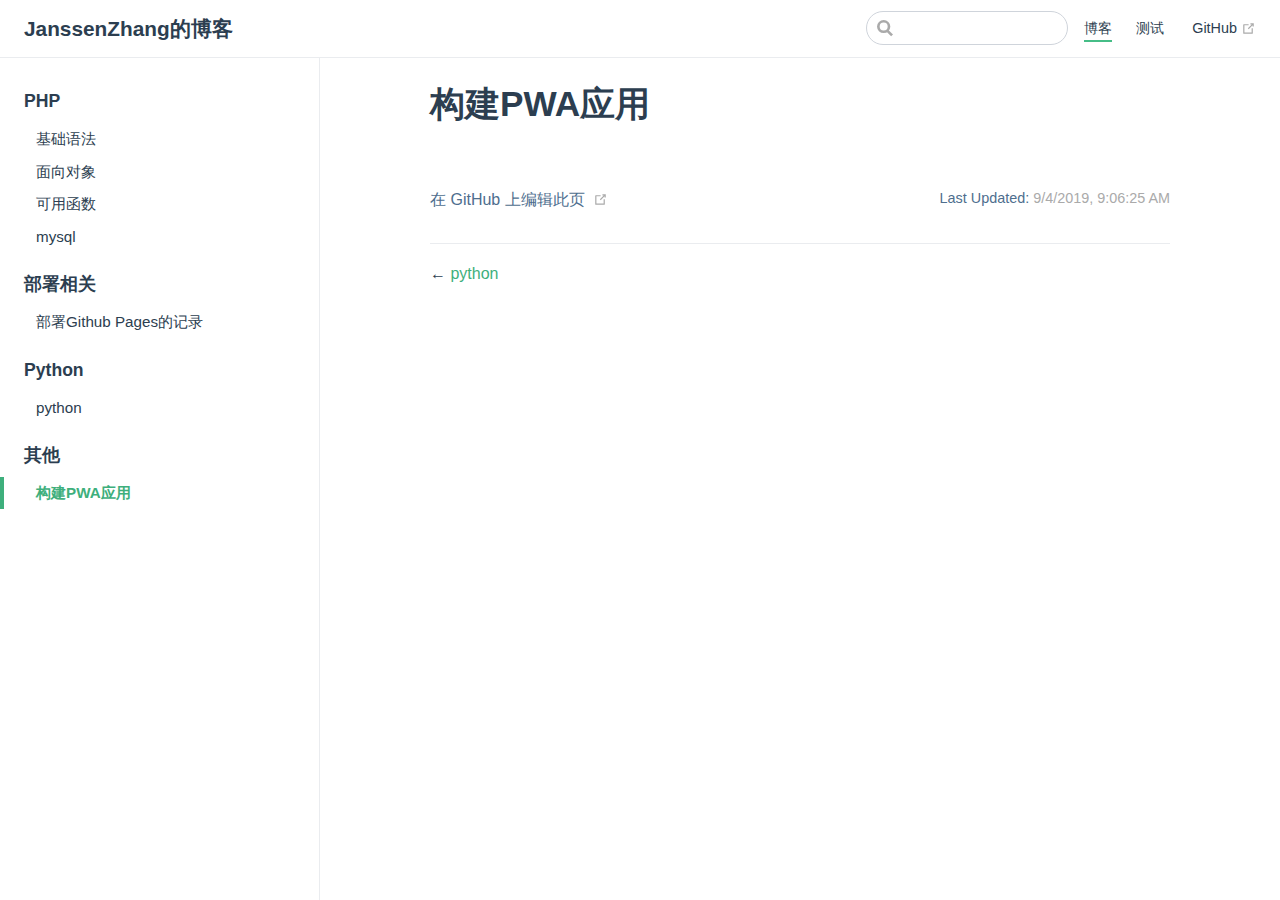
<file: blog/pwa.html>
<!DOCTYPE html>
<html lang="en-US">
  <head>
    <meta charset="utf-8">
    <meta name="viewport" content="width=device-width,initial-scale=1">
    <title>构建PWA应用 |  JanssenZhang的博客</title>
    <meta name="description" content="欢迎来访">
    <link rel="icon" href="/logo.png">
    
    <link rel="preload" href="/assets/css/0.styles.9a4bacdc.css" as="style"><link rel="preload" href="/assets/js/app.0e3aea1b.js" as="script"><link rel="preload" href="/assets/js/2.ed0e0a48.js" as="script"><link rel="preload" href="/assets/js/16.7a9ae6ca.js" as="script"><link rel="prefetch" href="/assets/js/10.03ef0b13.js"><link rel="prefetch" href="/assets/js/11.e2c2cd2b.js"><link rel="prefetch" href="/assets/js/12.93cc900e.js"><link rel="prefetch" href="/assets/js/13.b6d6c516.js"><link rel="prefetch" href="/assets/js/14.ef890e56.js"><link rel="prefetch" href="/assets/js/15.0c1b2da4.js"><link rel="prefetch" href="/assets/js/17.bc6491e1.js"><link rel="prefetch" href="/assets/js/18.e6e10a4d.js"><link rel="prefetch" href="/assets/js/3.e8d7b161.js"><link rel="prefetch" href="/assets/js/4.b78db034.js"><link rel="prefetch" href="/assets/js/5.7afb389f.js"><link rel="prefetch" href="/assets/js/6.46915e2e.js"><link rel="prefetch" href="/assets/js/7.ec373cae.js"><link rel="prefetch" href="/assets/js/8.7d4deaa0.js"><link rel="prefetch" href="/assets/js/9.71478607.js">
    <link rel="stylesheet" href="/assets/css/0.styles.9a4bacdc.css">
  </head>
  <body>
    <div id="app" data-server-rendered="true"><div class="theme-container"><header class="navbar"><div class="sidebar-button"><svg xmlns="http://www.w3.org/2000/svg" aria-hidden="true" role="img" viewBox="0 0 448 512" class="icon"><path fill="currentColor" d="M436 124H12c-6.627 0-12-5.373-12-12V80c0-6.627 5.373-12 12-12h424c6.627 0 12 5.373 12 12v32c0 6.627-5.373 12-12 12zm0 160H12c-6.627 0-12-5.373-12-12v-32c0-6.627 5.373-12 12-12h424c6.627 0 12 5.373 12 12v32c0 6.627-5.373 12-12 12zm0 160H12c-6.627 0-12-5.373-12-12v-32c0-6.627 5.373-12 12-12h424c6.627 0 12 5.373 12 12v32c0 6.627-5.373 12-12 12z"></path></svg></div> <a href="/" class="home-link router-link-active"><!----> <span class="site-name"> JanssenZhang的博客</span></a> <div class="links"><div class="search-box"><input aria-label="Search" autocomplete="off" spellcheck="false" value=""> <!----></div> <nav class="nav-links can-hide"><div class="nav-item"><a href="/blog/" class="nav-link router-link-active">博客</a></div><div class="nav-item"><a href="/apple/" class="nav-link">测试</a></div> <a href="https://github.com/JanssenZhang/JayBlog" target="_blank" rel="noopener noreferrer" class="repo-link">
    GitHub
    <svg xmlns="http://www.w3.org/2000/svg" aria-hidden="true" x="0px" y="0px" viewBox="0 0 100 100" width="15" height="15" class="icon outbound"><path fill="currentColor" d="M18.8,85.1h56l0,0c2.2,0,4-1.8,4-4v-32h-8v28h-48v-48h28v-8h-32l0,0c-2.2,0-4,1.8-4,4v56C14.8,83.3,16.6,85.1,18.8,85.1z"></path> <polygon fill="currentColor" points="45.7,48.7 51.3,54.3 77.2,28.5 77.2,37.2 85.2,37.2 85.2,14.9 62.8,14.9 62.8,22.9 71.5,22.9"></polygon></svg></a></nav></div></header> <div class="sidebar-mask"></div> <aside class="sidebar"><nav class="nav-links"><div class="nav-item"><a href="/blog/" class="nav-link router-link-active">博客</a></div><div class="nav-item"><a href="/apple/" class="nav-link">测试</a></div> <a href="https://github.com/JanssenZhang/JayBlog" target="_blank" rel="noopener noreferrer" class="repo-link">
    GitHub
    <svg xmlns="http://www.w3.org/2000/svg" aria-hidden="true" x="0px" y="0px" viewBox="0 0 100 100" width="15" height="15" class="icon outbound"><path fill="currentColor" d="M18.8,85.1h56l0,0c2.2,0,4-1.8,4-4v-32h-8v28h-48v-48h28v-8h-32l0,0c-2.2,0-4,1.8-4,4v56C14.8,83.3,16.6,85.1,18.8,85.1z"></path> <polygon fill="currentColor" points="45.7,48.7 51.3,54.3 77.2,28.5 77.2,37.2 85.2,37.2 85.2,14.9 62.8,14.9 62.8,22.9 71.5,22.9"></polygon></svg></a></nav>  <ul class="sidebar-links"><li><section class="sidebar-group depth-0"><p class="sidebar-heading"><span>PHP</span> <!----></p> <ul class="sidebar-links sidebar-group-items"><li><a href="/blog/php-basis.html" class="sidebar-link">基础语法</a></li><li><a href="/blog/php-oop.html" class="sidebar-link">面向对象</a></li><li><a href="/blog/php-function.html" class="sidebar-link">可用函数</a></li><li><a href="/blog/php-mysql.html" class="sidebar-link">mysql</a></li></ul></section></li><li><section class="sidebar-group depth-0"><p class="sidebar-heading"><span>部署相关</span> <!----></p> <ul class="sidebar-links sidebar-group-items"><li><a href="/blog/github.html" class="sidebar-link">部署Github Pages的记录</a></li></ul></section></li><li><section class="sidebar-group depth-0"><p class="sidebar-heading"><span>Python</span> <!----></p> <ul class="sidebar-links sidebar-group-items"><li><a href="/blog/python-basic.html" class="sidebar-link">python</a></li></ul></section></li><li><section class="sidebar-group depth-0"><p class="sidebar-heading open"><span>其他</span> <!----></p> <ul class="sidebar-links sidebar-group-items"><li><a href="/blog/pwa.html" class="active sidebar-link">构建PWA应用</a></li></ul></section></li></ul> </aside> <main class="page"> <div class="theme-default-content content__default"><h1 id="构建pwa应用"><a href="#构建pwa应用" class="header-anchor">#</a> 构建PWA应用</h1></div> <footer class="page-edit"><div class="edit-link"><a href="https://github.com/JanssenZhang/JayBlog/edit/master/docs/blog/pwa.md" target="_blank" rel="noopener noreferrer">在 GitHub 上编辑此页</a> <svg xmlns="http://www.w3.org/2000/svg" aria-hidden="true" x="0px" y="0px" viewBox="0 0 100 100" width="15" height="15" class="icon outbound"><path fill="currentColor" d="M18.8,85.1h56l0,0c2.2,0,4-1.8,4-4v-32h-8v28h-48v-48h28v-8h-32l0,0c-2.2,0-4,1.8-4,4v56C14.8,83.3,16.6,85.1,18.8,85.1z"></path> <polygon fill="currentColor" points="45.7,48.7 51.3,54.3 77.2,28.5 77.2,37.2 85.2,37.2 85.2,14.9 62.8,14.9 62.8,22.9 71.5,22.9"></polygon></svg></div> <div class="last-updated"><span class="prefix">Last Updated:</span> <span class="time">9/4/2019, 9:06:25 AM</span></div></footer> <div class="page-nav"><p class="inner"><span class="prev">
      ←
      <a href="/blog/python-basic.html" class="prev">python</a></span> <!----></p></div> </main></div><div class="global-ui"><!----></div></div>
    <script src="/assets/js/app.0e3aea1b.js" defer></script><script src="/assets/js/2.ed0e0a48.js" defer></script><script src="/assets/js/16.7a9ae6ca.js" defer></script>
  </body>
</html>
</file>
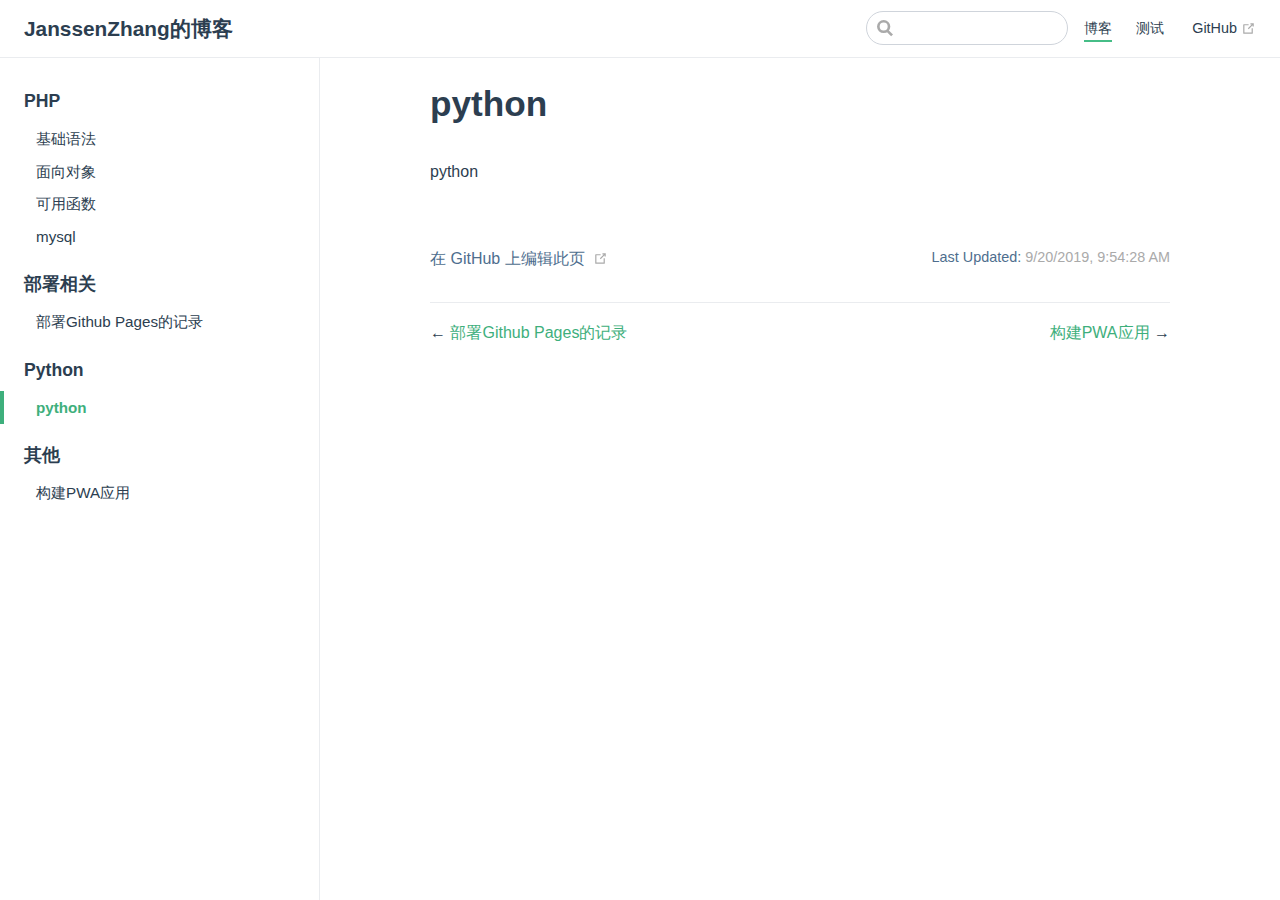
<file: blog/python-basic.html>
<!DOCTYPE html>
<html lang="en-US">
  <head>
    <meta charset="utf-8">
    <meta name="viewport" content="width=device-width,initial-scale=1">
    <title>python |  JanssenZhang的博客</title>
    <meta name="description" content="欢迎来访">
    <link rel="icon" href="/logo.png">
    
    <link rel="preload" href="/assets/css/0.styles.9a4bacdc.css" as="style"><link rel="preload" href="/assets/js/app.0e3aea1b.js" as="script"><link rel="preload" href="/assets/js/2.ed0e0a48.js" as="script"><link rel="preload" href="/assets/js/17.bc6491e1.js" as="script"><link rel="prefetch" href="/assets/js/10.03ef0b13.js"><link rel="prefetch" href="/assets/js/11.e2c2cd2b.js"><link rel="prefetch" href="/assets/js/12.93cc900e.js"><link rel="prefetch" href="/assets/js/13.b6d6c516.js"><link rel="prefetch" href="/assets/js/14.ef890e56.js"><link rel="prefetch" href="/assets/js/15.0c1b2da4.js"><link rel="prefetch" href="/assets/js/16.7a9ae6ca.js"><link rel="prefetch" href="/assets/js/18.e6e10a4d.js"><link rel="prefetch" href="/assets/js/3.e8d7b161.js"><link rel="prefetch" href="/assets/js/4.b78db034.js"><link rel="prefetch" href="/assets/js/5.7afb389f.js"><link rel="prefetch" href="/assets/js/6.46915e2e.js"><link rel="prefetch" href="/assets/js/7.ec373cae.js"><link rel="prefetch" href="/assets/js/8.7d4deaa0.js"><link rel="prefetch" href="/assets/js/9.71478607.js">
    <link rel="stylesheet" href="/assets/css/0.styles.9a4bacdc.css">
  </head>
  <body>
    <div id="app" data-server-rendered="true"><div class="theme-container"><header class="navbar"><div class="sidebar-button"><svg xmlns="http://www.w3.org/2000/svg" aria-hidden="true" role="img" viewBox="0 0 448 512" class="icon"><path fill="currentColor" d="M436 124H12c-6.627 0-12-5.373-12-12V80c0-6.627 5.373-12 12-12h424c6.627 0 12 5.373 12 12v32c0 6.627-5.373 12-12 12zm0 160H12c-6.627 0-12-5.373-12-12v-32c0-6.627 5.373-12 12-12h424c6.627 0 12 5.373 12 12v32c0 6.627-5.373 12-12 12zm0 160H12c-6.627 0-12-5.373-12-12v-32c0-6.627 5.373-12 12-12h424c6.627 0 12 5.373 12 12v32c0 6.627-5.373 12-12 12z"></path></svg></div> <a href="/" class="home-link router-link-active"><!----> <span class="site-name"> JanssenZhang的博客</span></a> <div class="links"><div class="search-box"><input aria-label="Search" autocomplete="off" spellcheck="false" value=""> <!----></div> <nav class="nav-links can-hide"><div class="nav-item"><a href="/blog/" class="nav-link router-link-active">博客</a></div><div class="nav-item"><a href="/apple/" class="nav-link">测试</a></div> <a href="https://github.com/JanssenZhang/JayBlog" target="_blank" rel="noopener noreferrer" class="repo-link">
    GitHub
    <svg xmlns="http://www.w3.org/2000/svg" aria-hidden="true" x="0px" y="0px" viewBox="0 0 100 100" width="15" height="15" class="icon outbound"><path fill="currentColor" d="M18.8,85.1h56l0,0c2.2,0,4-1.8,4-4v-32h-8v28h-48v-48h28v-8h-32l0,0c-2.2,0-4,1.8-4,4v56C14.8,83.3,16.6,85.1,18.8,85.1z"></path> <polygon fill="currentColor" points="45.7,48.7 51.3,54.3 77.2,28.5 77.2,37.2 85.2,37.2 85.2,14.9 62.8,14.9 62.8,22.9 71.5,22.9"></polygon></svg></a></nav></div></header> <div class="sidebar-mask"></div> <aside class="sidebar"><nav class="nav-links"><div class="nav-item"><a href="/blog/" class="nav-link router-link-active">博客</a></div><div class="nav-item"><a href="/apple/" class="nav-link">测试</a></div> <a href="https://github.com/JanssenZhang/JayBlog" target="_blank" rel="noopener noreferrer" class="repo-link">
    GitHub
    <svg xmlns="http://www.w3.org/2000/svg" aria-hidden="true" x="0px" y="0px" viewBox="0 0 100 100" width="15" height="15" class="icon outbound"><path fill="currentColor" d="M18.8,85.1h56l0,0c2.2,0,4-1.8,4-4v-32h-8v28h-48v-48h28v-8h-32l0,0c-2.2,0-4,1.8-4,4v56C14.8,83.3,16.6,85.1,18.8,85.1z"></path> <polygon fill="currentColor" points="45.7,48.7 51.3,54.3 77.2,28.5 77.2,37.2 85.2,37.2 85.2,14.9 62.8,14.9 62.8,22.9 71.5,22.9"></polygon></svg></a></nav>  <ul class="sidebar-links"><li><section class="sidebar-group depth-0"><p class="sidebar-heading"><span>PHP</span> <!----></p> <ul class="sidebar-links sidebar-group-items"><li><a href="/blog/php-basis.html" class="sidebar-link">基础语法</a></li><li><a href="/blog/php-oop.html" class="sidebar-link">面向对象</a></li><li><a href="/blog/php-function.html" class="sidebar-link">可用函数</a></li><li><a href="/blog/php-mysql.html" class="sidebar-link">mysql</a></li></ul></section></li><li><section class="sidebar-group depth-0"><p class="sidebar-heading"><span>部署相关</span> <!----></p> <ul class="sidebar-links sidebar-group-items"><li><a href="/blog/github.html" class="sidebar-link">部署Github Pages的记录</a></li></ul></section></li><li><section class="sidebar-group depth-0"><p class="sidebar-heading open"><span>Python</span> <!----></p> <ul class="sidebar-links sidebar-group-items"><li><a href="/blog/python-basic.html" class="active sidebar-link">python</a></li></ul></section></li><li><section class="sidebar-group depth-0"><p class="sidebar-heading"><span>其他</span> <!----></p> <ul class="sidebar-links sidebar-group-items"><li><a href="/blog/pwa.html" class="sidebar-link">构建PWA应用</a></li></ul></section></li></ul> </aside> <main class="page"> <div class="theme-default-content content__default"><h1 id="python"><a href="#python" class="header-anchor">#</a> python</h1> <p>python</p></div> <footer class="page-edit"><div class="edit-link"><a href="https://github.com/JanssenZhang/JayBlog/edit/master/docs/blog/python-basic.md" target="_blank" rel="noopener noreferrer">在 GitHub 上编辑此页</a> <svg xmlns="http://www.w3.org/2000/svg" aria-hidden="true" x="0px" y="0px" viewBox="0 0 100 100" width="15" height="15" class="icon outbound"><path fill="currentColor" d="M18.8,85.1h56l0,0c2.2,0,4-1.8,4-4v-32h-8v28h-48v-48h28v-8h-32l0,0c-2.2,0-4,1.8-4,4v56C14.8,83.3,16.6,85.1,18.8,85.1z"></path> <polygon fill="currentColor" points="45.7,48.7 51.3,54.3 77.2,28.5 77.2,37.2 85.2,37.2 85.2,14.9 62.8,14.9 62.8,22.9 71.5,22.9"></polygon></svg></div> <div class="last-updated"><span class="prefix">Last Updated:</span> <span class="time">9/20/2019, 9:54:28 AM</span></div></footer> <div class="page-nav"><p class="inner"><span class="prev">
      ←
      <a href="/blog/github.html" class="prev">部署Github Pages的记录</a></span> <span class="next"><a href="/blog/pwa.html">构建PWA应用</a>
      →
    </span></p></div> </main></div><div class="global-ui"><!----></div></div>
    <script src="/assets/js/app.0e3aea1b.js" defer></script><script src="/assets/js/2.ed0e0a48.js" defer></script><script src="/assets/js/17.bc6491e1.js" defer></script>
  </body>
</html>
</file>
<file: assets/css/0.styles.9a4bacdc.css>
.medium-zoom-overlay{z-index:100}.medium-zoom-overlay~img{z-index:101}#nprogress{pointer-events:none}#nprogress .bar{background:#3eaf7c;position:fixed;z-index:1031;top:0;left:0;width:100%;height:2px}#nprogress .peg{display:block;position:absolute;right:0;width:100px;height:100%;box-shadow:0 0 10px #3eaf7c,0 0 5px #3eaf7c;opacity:1;-webkit-transform:rotate(3deg) translateY(-4px);transform:rotate(3deg) translateY(-4px)}#nprogress .spinner{display:block;position:fixed;z-index:1031;top:15px;right:15px}#nprogress .spinner-icon{width:18px;height:18px;box-sizing:border-box;border-color:#3eaf7c transparent transparent #3eaf7c;border-style:solid;border-width:2px;border-radius:50%;-webkit-animation:nprogress-spinner .4s linear infinite;animation:nprogress-spinner .4s linear infinite}.nprogress-custom-parent{overflow:hidden;position:relative}.nprogress-custom-parent #nprogress .bar,.nprogress-custom-parent #nprogress .spinner{position:absolute}@-webkit-keyframes nprogress-spinner{0%{-webkit-transform:rotate(0deg);transform:rotate(0deg)}to{-webkit-transform:rotate(1turn);transform:rotate(1turn)}}@keyframes nprogress-spinner{0%{-webkit-transform:rotate(0deg);transform:rotate(0deg)}to{-webkit-transform:rotate(1turn);transform:rotate(1turn)}}.go-to-top[data-v-67a9666a]{cursor:pointer;position:fixed;bottom:2rem;right:2.5rem;width:2rem;color:#3eaf7c;z-index:1}.go-to-top[data-v-67a9666a]:hover{color:#72cda4}@media (max-width:959px){.go-to-top[data-v-67a9666a]{display:none}}.fade-enter-active[data-v-67a9666a],.fade-leave-active[data-v-67a9666a]{-webkit-transition:opacity .3s;transition:opacity .3s}.fade-enter[data-v-67a9666a],.fade-leave-to[data-v-67a9666a]{opacity:0}.icon.outbound{color:#aaa;display:inline-block;vertical-align:middle;position:relative;top:-1px}.home{padding:3.6rem 2rem 0;max-width:960px;margin:0 auto;display:block}.home .hero{text-align:center}.home .hero img{max-width:100%;max-height:280px;display:block;margin:3rem auto 1.5rem}.home .hero h1{font-size:3rem}.home .hero .action,.home .hero .description,.home .hero h1{margin:1.8rem auto}.home .hero .description{max-width:35rem;font-size:1.6rem;line-height:1.3;color:#6a8bad}.home .hero .action-button{display:inline-block;font-size:1.2rem;color:#fff;background-color:#3eaf7c;padding:.8rem 1.6rem;border-radius:4px;-webkit-transition:background-color .1s ease;transition:background-color .1s ease;box-sizing:border-box;border-bottom:1px solid #389d70}.home .hero .action-button:hover{background-color:#4abf8a}.home .features{border-top:1px solid #eaecef;padding:1.2rem 0;margin-top:2.5rem;display:-webkit-box;display:flex;flex-wrap:wrap;-webkit-box-align:start;align-items:flex-start;align-content:stretch;-webkit-box-pack:justify;justify-content:space-between}.home .feature{-webkit-box-flex:1;flex-grow:1;flex-basis:30%;max-width:30%}.home .feature h2{font-size:1.4rem;font-weight:500;border-bottom:none;padding-bottom:0;color:#3a5169}.home .feature p{color:#4e6e8e}.home .footer{padding:2.5rem;border-top:1px solid #eaecef;text-align:center;color:#4e6e8e}@media (max-width:719px){.home .features{-webkit-box-orient:vertical;-webkit-box-direction:normal;flex-direction:column}.home .feature{max-width:100%;padding:0 2.5rem}}@media (max-width:419px){.home{padding-left:1.5rem;padding-right:1.5rem}.home .hero img{max-height:210px;margin:2rem auto 1.2rem}.home .hero h1{font-size:2rem}.home .hero .action,.home .hero .description,.home .hero h1{margin:1.2rem auto}.home .hero .description{font-size:1.2rem}.home .hero .action-button{font-size:1rem;padding:.6rem 1.2rem}.home .feature h2{font-size:1.25rem}}.search-box{display:inline-block;position:relative;margin-right:1rem}.search-box input{cursor:text;width:10rem;height:2rem;color:#4e6e8e;display:inline-block;border:1px solid #cfd4db;border-radius:2rem;font-size:.9rem;line-height:2rem;padding:0 .5rem 0 2rem;outline:none;-webkit-transition:all .2s ease;transition:all .2s ease;background:#fff url(/assets/img/search.83621669.svg) .6rem .5rem no-repeat;background-size:1rem}.search-box input:focus{cursor:auto;border-color:#3eaf7c}.search-box .suggestions{background:#fff;width:20rem;position:absolute;top:1.5rem;border:1px solid #cfd4db;border-radius:6px;padding:.4rem;list-style-type:none}.search-box .suggestions.align-right{right:0}.search-box .suggestion{line-height:1.4;padding:.4rem .6rem;border-radius:4px;cursor:pointer}.search-box .suggestion a{white-space:normal;color:#5d82a6}.search-box .suggestion a .page-title{font-weight:600}.search-box .suggestion a .header{font-size:.9em;margin-left:.25em}.search-box .suggestion.focused{background-color:#f3f4f5}.search-box .suggestion.focused a{color:#3eaf7c}@media (max-width:959px){.search-box input{cursor:pointer;width:0;border-color:transparent;position:relative}.search-box input:focus{cursor:text;left:0;width:10rem}}@media (-ms-high-contrast:none){.search-box input{height:2rem}}@media (max-width:959px) and (min-width:719px){.search-box .suggestions{left:0}}@media (max-width:719px){.search-box{margin-right:0}.search-box input{left:1rem}.search-box .suggestions{right:0}}@media (max-width:419px){.search-box .suggestions{width:calc(100vw - 4rem)}.search-box input:focus{width:8rem}}.sidebar-button{cursor:pointer;display:none;width:1.25rem;height:1.25rem;position:absolute;padding:.6rem;top:.6rem;left:1rem}.sidebar-button .icon{display:block;width:1.25rem;height:1.25rem}@media (max-width:719px){.sidebar-button{display:block}}.dropdown-enter,.dropdown-leave-to{height:0!important}.dropdown-wrapper{cursor:pointer}.dropdown-wrapper .dropdown-title{display:block;font-size:.9rem;font-family:inherit;cursor:inherit;padding:inherit;line-height:1.4rem;background:transparent;border:none;font-weight:500;color:#2c3e50}.dropdown-wrapper .dropdown-title:hover{border-color:transparent}.dropdown-wrapper .dropdown-title .arrow{vertical-align:middle;margin-top:-1px;margin-left:.4rem}.dropdown-wrapper .nav-dropdown .dropdown-item{color:inherit;line-height:1.7rem}.dropdown-wrapper .nav-dropdown .dropdown-item h4{margin:.45rem 0 0;border-top:1px solid #eee;padding:.45rem 1.5rem 0 1.25rem}.dropdown-wrapper .nav-dropdown .dropdown-item .dropdown-subitem-wrapper{padding:0;list-style:none}.dropdown-wrapper .nav-dropdown .dropdown-item .dropdown-subitem-wrapper .dropdown-subitem{font-size:.9em}.dropdown-wrapper .nav-dropdown .dropdown-item a{display:block;line-height:1.7rem;position:relative;border-bottom:none;font-weight:400;margin-bottom:0;padding:0 1.5rem 0 1.25rem}.dropdown-wrapper .nav-dropdown .dropdown-item a.router-link-active,.dropdown-wrapper .nav-dropdown .dropdown-item a:hover{color:#3eaf7c}.dropdown-wrapper .nav-dropdown .dropdown-item a.router-link-active:after{content:"";width:0;height:0;border-left:5px solid #3eaf7c;border-top:3px solid transparent;border-bottom:3px solid transparent;position:absolute;top:calc(50% - 2px);left:9px}.dropdown-wrapper .nav-dropdown .dropdown-item:first-child h4{margin-top:0;padding-top:0;border-top:0}@media (max-width:719px){.dropdown-wrapper.open .dropdown-title{margin-bottom:.5rem}.dropdown-wrapper .dropdown-title{font-weight:600;font-size:inherit}.dropdown-wrapper .dropdown-title:hover{color:#3eaf7c}.dropdown-wrapper .nav-dropdown{-webkit-transition:height .1s ease-out;transition:height .1s ease-out;overflow:hidden}.dropdown-wrapper .nav-dropdown .dropdown-item h4{border-top:0;margin-top:0;padding-top:0}.dropdown-wrapper .nav-dropdown .dropdown-item>a,.dropdown-wrapper .nav-dropdown .dropdown-item h4{font-size:15px;line-height:2rem}.dropdown-wrapper .nav-dropdown .dropdown-item .dropdown-subitem{font-size:14px;padding-left:1rem}}@media (min-width:719px){.dropdown-wrapper{height:1.8rem}.dropdown-wrapper.open .nav-dropdown,.dropdown-wrapper:hover .nav-dropdown{display:block!important}.dropdown-wrapper.open:blur{display:none}.dropdown-wrapper .dropdown-title .arrow{border-left:4px solid transparent;border-right:4px solid transparent;border-top:6px solid #ccc;border-bottom:0}.dropdown-wrapper .nav-dropdown{display:none;height:auto!important;box-sizing:border-box;max-height:calc(100vh - 2.7rem);overflow-y:auto;position:absolute;top:100%;right:0;background-color:#fff;padding:.6rem 0;border:1px solid;border-color:#ddd #ddd #ccc;text-align:left;border-radius:.25rem;white-space:nowrap;margin:0}}.nav-links{display:inline-block}.nav-links a{line-height:1.4rem;color:inherit}.nav-links a.router-link-active,.nav-links a:hover{color:#3eaf7c}.nav-links .nav-item{position:relative;display:inline-block;margin-left:1.5rem;line-height:2rem}.nav-links .nav-item:first-child{margin-left:0}.nav-links .repo-link{margin-left:1.5rem}@media (max-width:719px){.nav-links .nav-item,.nav-links .repo-link{margin-left:0}}@media (min-width:719px){.nav-links a.router-link-active,.nav-links a:hover{color:#2c3e50}.nav-item>a:not(.external).router-link-active,.nav-item>a:not(.external):hover{margin-bottom:-2px;border-bottom:2px solid #46bd87}}.navbar{padding:.7rem 1.5rem;line-height:2.2rem}.navbar a,.navbar img,.navbar span{display:inline-block}.navbar .logo{height:2.2rem;min-width:2.2rem;margin-right:.8rem;vertical-align:top}.navbar .site-name{font-size:1.3rem;font-weight:600;color:#2c3e50;position:relative}.navbar .links{padding-left:1.5rem;box-sizing:border-box;background-color:#fff;white-space:nowrap;font-size:.9rem;position:absolute;right:1.5rem;top:.7rem;display:-webkit-box;display:flex}.navbar .links .search-box{-webkit-box-flex:0;flex:0 0 auto;vertical-align:top}@media (max-width:719px){.navbar{padding-left:4rem}.navbar .can-hide{display:none}.navbar .links{padding-left:1.5rem}.navbar .site-name{width:calc(100vw - 9.4rem);overflow:hidden;white-space:nowrap;text-overflow:ellipsis}}.page-edit{max-width:740px;margin:0 auto;padding:2rem 2.5rem}@media (max-width:959px){.page-edit{padding:2rem}}@media (max-width:419px){.page-edit{padding:1.5rem}}.page-edit{padding-top:1rem;padding-bottom:1rem;overflow:auto}.page-edit .edit-link{display:inline-block}.page-edit .edit-link a{color:#4e6e8e;margin-right:.25rem}.page-edit .last-updated{float:right;font-size:.9em}.page-edit .last-updated .prefix{font-weight:500;color:#4e6e8e}.page-edit .last-updated .time{font-weight:400;color:#aaa}@media (max-width:719px){.page-edit .edit-link{margin-bottom:.5rem}.page-edit .last-updated{font-size:.8em;float:none;text-align:left}}.page-nav{max-width:740px;margin:0 auto;padding:2rem 2.5rem}@media (max-width:959px){.page-nav{padding:2rem}}@media (max-width:419px){.page-nav{padding:1.5rem}}.page-nav{padding-top:1rem;padding-bottom:0}.page-nav .inner{min-height:2rem;margin-top:0;border-top:1px solid #eaecef;padding-top:1rem;overflow:auto}.page-nav .next{float:right}.page{padding-bottom:2rem;display:block}.sidebar-group .sidebar-group{padding-left:.5em}.sidebar-group:not(.collapsable) .sidebar-heading:not(.clickable){cursor:auto;color:inherit}.sidebar-group.is-sub-group{padding-left:0}.sidebar-group.is-sub-group>.sidebar-heading{font-size:.95em;line-height:1.4;font-weight:400;padding-left:2rem}.sidebar-group.is-sub-group>.sidebar-heading:not(.clickable){opacity:.5}.sidebar-group.is-sub-group>.sidebar-group-items{padding-left:1rem}.sidebar-group.is-sub-group>.sidebar-group-items>li>.sidebar-link{font-size:.95em;border-left:none}.sidebar-group.depth-2>.sidebar-heading{border-left:none}.sidebar-heading{color:#2c3e50;-webkit-transition:color .15s ease;transition:color .15s ease;cursor:pointer;font-size:1.1em;font-weight:700;padding:.35rem 1.5rem .35rem 1.25rem;width:100%;box-sizing:border-box;margin:0;border-left:.25rem solid transparent}.sidebar-heading.open,.sidebar-heading:hover{color:inherit}.sidebar-heading .arrow{position:relative;top:-.12em;left:.5em}.sidebar-heading.clickable.active{font-weight:600;color:#3eaf7c;border-left-color:#3eaf7c}.sidebar-heading.clickable:hover{color:#3eaf7c}.sidebar-group-items{-webkit-transition:height .1s ease-out;transition:height .1s ease-out;font-size:.95em;overflow:hidden}.sidebar .sidebar-sub-headers{padding-left:1rem;font-size:.95em}a.sidebar-link{font-size:1em;font-weight:400;display:inline-block;color:#2c3e50;border-left:.25rem solid transparent;padding:.35rem 1rem .35rem 1.25rem;line-height:1.4;width:100%;box-sizing:border-box}a.sidebar-link:hover{color:#3eaf7c}a.sidebar-link.active{font-weight:600;color:#3eaf7c;border-left-color:#3eaf7c}.sidebar-group a.sidebar-link{padding-left:2rem}.sidebar-sub-headers a.sidebar-link{padding-top:.25rem;padding-bottom:.25rem;border-left:none}.sidebar-sub-headers a.sidebar-link.active{font-weight:500}.sidebar ul{padding:0;margin:0;list-style-type:none}.sidebar a{display:inline-block}.sidebar .nav-links{display:none;border-bottom:1px solid #eaecef;padding:.5rem 0 .75rem}.sidebar .nav-links a{font-weight:600}.sidebar .nav-links .nav-item,.sidebar .nav-links .repo-link{display:block;line-height:1.25rem;font-size:1.1em;padding:.5rem 0 .5rem 1.5rem}.sidebar>.sidebar-links{padding:1.5rem 0}.sidebar>.sidebar-links>li>a.sidebar-link{font-size:1.1em;line-height:1.7;font-weight:700}.sidebar>.sidebar-links>li:not(:first-child){margin-top:.75rem}@media (max-width:719px){.sidebar .nav-links{display:block}.sidebar .nav-links .dropdown-wrapper .nav-dropdown .dropdown-item a.router-link-active:after{top:calc(1rem - 2px)}.sidebar>.sidebar-links{padding:1rem 0}}code[class*=language-],pre[class*=language-]{color:#ccc;background:none;font-family:Consolas,Monaco,Andale Mono,Ubuntu Mono,monospace;font-size:1em;text-align:left;white-space:pre;word-spacing:normal;word-break:normal;word-wrap:normal;line-height:1.5;-moz-tab-size:4;-o-tab-size:4;tab-size:4;-webkit-hyphens:none;-ms-hyphens:none;hyphens:none}pre[class*=language-]{padding:1em;margin:.5em 0;overflow:auto}:not(pre)>code[class*=language-],pre[class*=language-]{background:#2d2d2d}:not(pre)>code[class*=language-]{padding:.1em;border-radius:.3em;white-space:normal}.token.block-comment,.token.cdata,.token.comment,.token.doctype,.token.prolog{color:#999}.token.punctuation{color:#ccc}.token.attr-name,.token.deleted,.token.namespace,.token.tag{color:#e2777a}.token.function-name{color:#6196cc}.token.boolean,.token.function,.token.number{color:#f08d49}.token.class-name,.token.constant,.token.property,.token.symbol{color:#f8c555}.token.atrule,.token.builtin,.token.important,.token.keyword,.token.selector{color:#cc99cd}.token.attr-value,.token.char,.token.regex,.token.string,.token.variable{color:#7ec699}.token.entity,.token.operator,.token.url{color:#67cdcc}.token.bold,.token.important{font-weight:700}.token.italic{font-style:italic}.token.entity{cursor:help}.token.inserted{color:green}.theme-default-content code{color:#476582;padding:.25rem .5rem;margin:0;font-size:.85em;background-color:rgba(27,31,35,.05);border-radius:3px}.theme-default-content code .token.deleted{color:#ec5975}.theme-default-content code .token.inserted{color:#3eaf7c}.theme-default-content pre,.theme-default-content pre[class*=language-]{line-height:1.4;padding:1.25rem 1.5rem;margin:.85rem 0;background-color:#282c34;border-radius:6px;overflow:auto}.theme-default-content pre[class*=language-] code,.theme-default-content pre code{color:#fff;padding:0;background-color:transparent;border-radius:0}div[class*=language-]{position:relative;background-color:#282c34;border-radius:6px}div[class*=language-] .highlight-lines{-webkit-user-select:none;-ms-user-select:none;user-select:none;padding-top:1.3rem;position:absolute;top:0;left:0;width:100%;line-height:1.4}div[class*=language-] .highlight-lines .highlighted{background-color:rgba(0,0,0,.66)}div[class*=language-] pre,div[class*=language-] pre[class*=language-]{background:transparent;position:relative;z-index:1}div[class*=language-]:before{position:absolute;z-index:3;top:.8em;right:1em;font-size:.75rem;color:hsla(0,0%,100%,.4)}div[class*=language-]:not(.line-numbers-mode) .line-numbers-wrapper{display:none}div[class*=language-].line-numbers-mode .highlight-lines .highlighted{position:relative}div[class*=language-].line-numbers-mode .highlight-lines .highlighted:before{content:" ";position:absolute;z-index:3;left:0;top:0;display:block;width:3.5rem;height:100%;background-color:rgba(0,0,0,.66)}div[class*=language-].line-numbers-mode pre{padding-left:4.5rem;vertical-align:middle}div[class*=language-].line-numbers-mode .line-numbers-wrapper{position:absolute;top:0;width:3.5rem;text-align:center;color:hsla(0,0%,100%,.3);padding:1.25rem 0;line-height:1.4}div[class*=language-].line-numbers-mode .line-numbers-wrapper br{-webkit-user-select:none;-ms-user-select:none;user-select:none}div[class*=language-].line-numbers-mode .line-numbers-wrapper .line-number{position:relative;z-index:4;-webkit-user-select:none;-ms-user-select:none;user-select:none;font-size:.85em}div[class*=language-].line-numbers-mode:after{content:"";position:absolute;z-index:2;top:0;left:0;width:3.5rem;height:100%;border-radius:6px 0 0 6px;border-right:1px solid rgba(0,0,0,.66);background-color:#282c34}div[class~=language-js]:before{content:"js"}div[class~=language-ts]:before{content:"ts"}div[class~=language-html]:before{content:"html"}div[class~=language-md]:before{content:"md"}div[class~=language-vue]:before{content:"vue"}div[class~=language-css]:before{content:"css"}div[class~=language-sass]:before{content:"sass"}div[class~=language-scss]:before{content:"scss"}div[class~=language-less]:before{content:"less"}div[class~=language-stylus]:before{content:"stylus"}div[class~=language-go]:before{content:"go"}div[class~=language-java]:before{content:"java"}div[class~=language-c]:before{content:"c"}div[class~=language-sh]:before{content:"sh"}div[class~=language-yaml]:before{content:"yaml"}div[class~=language-py]:before{content:"py"}div[class~=language-docker]:before{content:"docker"}div[class~=language-dockerfile]:before{content:"dockerfile"}div[class~=language-makefile]:before{content:"makefile"}div[class~=language-javascript]:before{content:"js"}div[class~=language-typescript]:before{content:"ts"}div[class~=language-markup]:before{content:"html"}div[class~=language-markdown]:before{content:"md"}div[class~=language-json]:before{content:"json"}div[class~=language-ruby]:before{content:"rb"}div[class~=language-python]:before{content:"py"}div[class~=language-bash]:before{content:"sh"}div[class~=language-php]:before{content:"php"}.custom-block .custom-block-title{font-weight:600;margin-bottom:-.4rem}.custom-block.danger,.custom-block.tip,.custom-block.warning{padding:.1rem 1.5rem;border-left-width:.5rem;border-left-style:solid;margin:1rem 0}.custom-block.tip{background-color:#f3f5f7;border-color:#42b983}.custom-block.warning{background-color:rgba(255,229,100,.3);border-color:#e7c000;color:#6b5900}.custom-block.warning .custom-block-title{color:#b29400}.custom-block.warning a{color:#2c3e50}.custom-block.danger{background-color:#ffe6e6;border-color:#c00;color:#4d0000}.custom-block.danger .custom-block-title{color:#900}.custom-block.danger a{color:#2c3e50}.arrow{display:inline-block;width:0;height:0}.arrow.up{border-bottom:6px solid #ccc}.arrow.down,.arrow.up{border-left:4px solid transparent;border-right:4px solid transparent}.arrow.down{border-top:6px solid #ccc}.arrow.right{border-left:6px solid #ccc}.arrow.left,.arrow.right{border-top:4px solid transparent;border-bottom:4px solid transparent}.arrow.left{border-right:6px solid #ccc}.theme-default-content:not(.custom){max-width:740px;margin:0 auto;padding:2rem 2.5rem}@media (max-width:959px){.theme-default-content:not(.custom){padding:2rem}}@media (max-width:419px){.theme-default-content:not(.custom){padding:1.5rem}}.table-of-contents .badge{vertical-align:middle}body,html{padding:0;margin:0;background-color:#fff}body{font-family:-apple-system,BlinkMacSystemFont,Segoe UI,Roboto,Oxygen,Ubuntu,Cantarell,Fira Sans,Droid Sans,Helvetica Neue,sans-serif;-webkit-font-smoothing:antialiased;-moz-osx-font-smoothing:grayscale;font-size:16px;color:#2c3e50}.page{padding-left:20rem}.navbar{z-index:20;right:0;height:3.6rem;background-color:#fff;box-sizing:border-box;border-bottom:1px solid #eaecef}.navbar,.sidebar-mask{position:fixed;top:0;left:0}.sidebar-mask{z-index:9;width:100vw;height:100vh;display:none}.sidebar{font-size:16px;background-color:#fff;width:20rem;position:fixed;z-index:10;margin:0;top:3.6rem;left:0;bottom:0;box-sizing:border-box;border-right:1px solid #eaecef;overflow-y:auto}.theme-default-content:not(.custom)>:first-child{margin-top:3.6rem}.theme-default-content:not(.custom) a:hover{text-decoration:underline}.theme-default-content:not(.custom) p.demo{padding:1rem 1.5rem;border:1px solid #ddd;border-radius:4px}.theme-default-content:not(.custom) img{max-width:100%}.theme-default-content.custom{padding:0;margin:0}.theme-default-content.custom img{max-width:100%}a{font-weight:500;text-decoration:none}a,p a code{color:#3eaf7c}p a code{font-weight:400}kbd{background:#eee;border:.15rem solid #ddd;border-bottom:.25rem solid #ddd;border-radius:.15rem;padding:0 .15em}blockquote{font-size:1rem;color:#999;border-left:.2rem solid #dfe2e5;margin:1rem 0;padding:.25rem 0 .25rem 1rem}blockquote>p{margin:0}ol,ul{padding-left:1.2em}strong{font-weight:600}h1,h2,h3,h4,h5,h6{font-weight:600;line-height:1.25}.theme-default-content:not(.custom)>h1,.theme-default-content:not(.custom)>h2,.theme-default-content:not(.custom)>h3,.theme-default-content:not(.custom)>h4,.theme-default-content:not(.custom)>h5,.theme-default-content:not(.custom)>h6{margin-top:-3.1rem;padding-top:4.6rem;margin-bottom:0}.theme-default-content:not(.custom)>h1:first-child,.theme-default-content:not(.custom)>h2:first-child,.theme-default-content:not(.custom)>h3:first-child,.theme-default-content:not(.custom)>h4:first-child,.theme-default-content:not(.custom)>h5:first-child,.theme-default-content:not(.custom)>h6:first-child{margin-top:-1.5rem;margin-bottom:1rem}.theme-default-content:not(.custom)>h1:first-child+.custom-block,.theme-default-content:not(.custom)>h1:first-child+p,.theme-default-content:not(.custom)>h1:first-child+pre,.theme-default-content:not(.custom)>h2:first-child+.custom-block,.theme-default-content:not(.custom)>h2:first-child+p,.theme-default-content:not(.custom)>h2:first-child+pre,.theme-default-content:not(.custom)>h3:first-child+.custom-block,.theme-default-content:not(.custom)>h3:first-child+p,.theme-default-content:not(.custom)>h3:first-child+pre,.theme-default-content:not(.custom)>h4:first-child+.custom-block,.theme-default-content:not(.custom)>h4:first-child+p,.theme-default-content:not(.custom)>h4:first-child+pre,.theme-default-content:not(.custom)>h5:first-child+.custom-block,.theme-default-content:not(.custom)>h5:first-child+p,.theme-default-content:not(.custom)>h5:first-child+pre,.theme-default-content:not(.custom)>h6:first-child+.custom-block,.theme-default-content:not(.custom)>h6:first-child+p,.theme-default-content:not(.custom)>h6:first-child+pre{margin-top:2rem}h1:hover .header-anchor,h2:hover .header-anchor,h3:hover .header-anchor,h4:hover .header-anchor,h5:hover .header-anchor,h6:hover .header-anchor{opacity:1}h1{font-size:2.2rem}h2{font-size:1.65rem;padding-bottom:.3rem;border-bottom:1px solid #eaecef}h3{font-size:1.35rem}a.header-anchor{font-size:.85em;float:left;margin-left:-.87em;padding-right:.23em;margin-top:.125em;opacity:0}a.header-anchor:hover{text-decoration:none}.line-number,code,kbd{font-family:source-code-pro,Menlo,Monaco,Consolas,Courier New,monospace}ol,p,ul{line-height:1.7}hr{border:0;border-top:1px solid #eaecef}table{border-collapse:collapse;margin:1rem 0;display:block;overflow-x:auto}tr{border-top:1px solid #dfe2e5}tr:nth-child(2n){background-color:#f6f8fa}td,th{border:1px solid #dfe2e5;padding:.6em 1em}.theme-container.sidebar-open .sidebar-mask{display:block}.theme-container.no-navbar .theme-default-content:not(.custom)>h1,.theme-container.no-navbar h2,.theme-container.no-navbar h3,.theme-container.no-navbar h4,.theme-container.no-navbar h5,.theme-container.no-navbar h6{margin-top:1.5rem;padding-top:0}.theme-container.no-navbar .sidebar{top:0}@media (min-width:720px){.theme-container.no-sidebar .sidebar{display:none}.theme-container.no-sidebar .page{padding-left:0}}@media (max-width:959px){.sidebar{font-size:15px;width:16.4rem}.page{padding-left:16.4rem}}@media (max-width:719px){.sidebar{top:0;padding-top:3.6rem;transform:translateX(-100%);transition:transform .2s ease}.page{padding-left:0}.theme-container.sidebar-open .sidebar{transform:translateX(0)}.theme-container.no-navbar .sidebar{padding-top:0}}@media (max-width:419px){h1{font-size:1.9rem}.theme-default-content div[class*=language-]{margin:.85rem -1.5rem;border-radius:0}}.badge[data-v-c13ee5b0]{display:inline-block;font-size:14px;height:18px;line-height:18px;border-radius:3px;padding:0 6px;color:#fff}.badge.green[data-v-c13ee5b0],.badge.tip[data-v-c13ee5b0],.badge[data-v-c13ee5b0]{background-color:#42b983}.badge.error[data-v-c13ee5b0]{background-color:#da5961}.badge.warn[data-v-c13ee5b0],.badge.warning[data-v-c13ee5b0],.badge.yellow[data-v-c13ee5b0]{background-color:#e7c000}.badge+.badge[data-v-c13ee5b0]{margin-left:5px}
</file>
